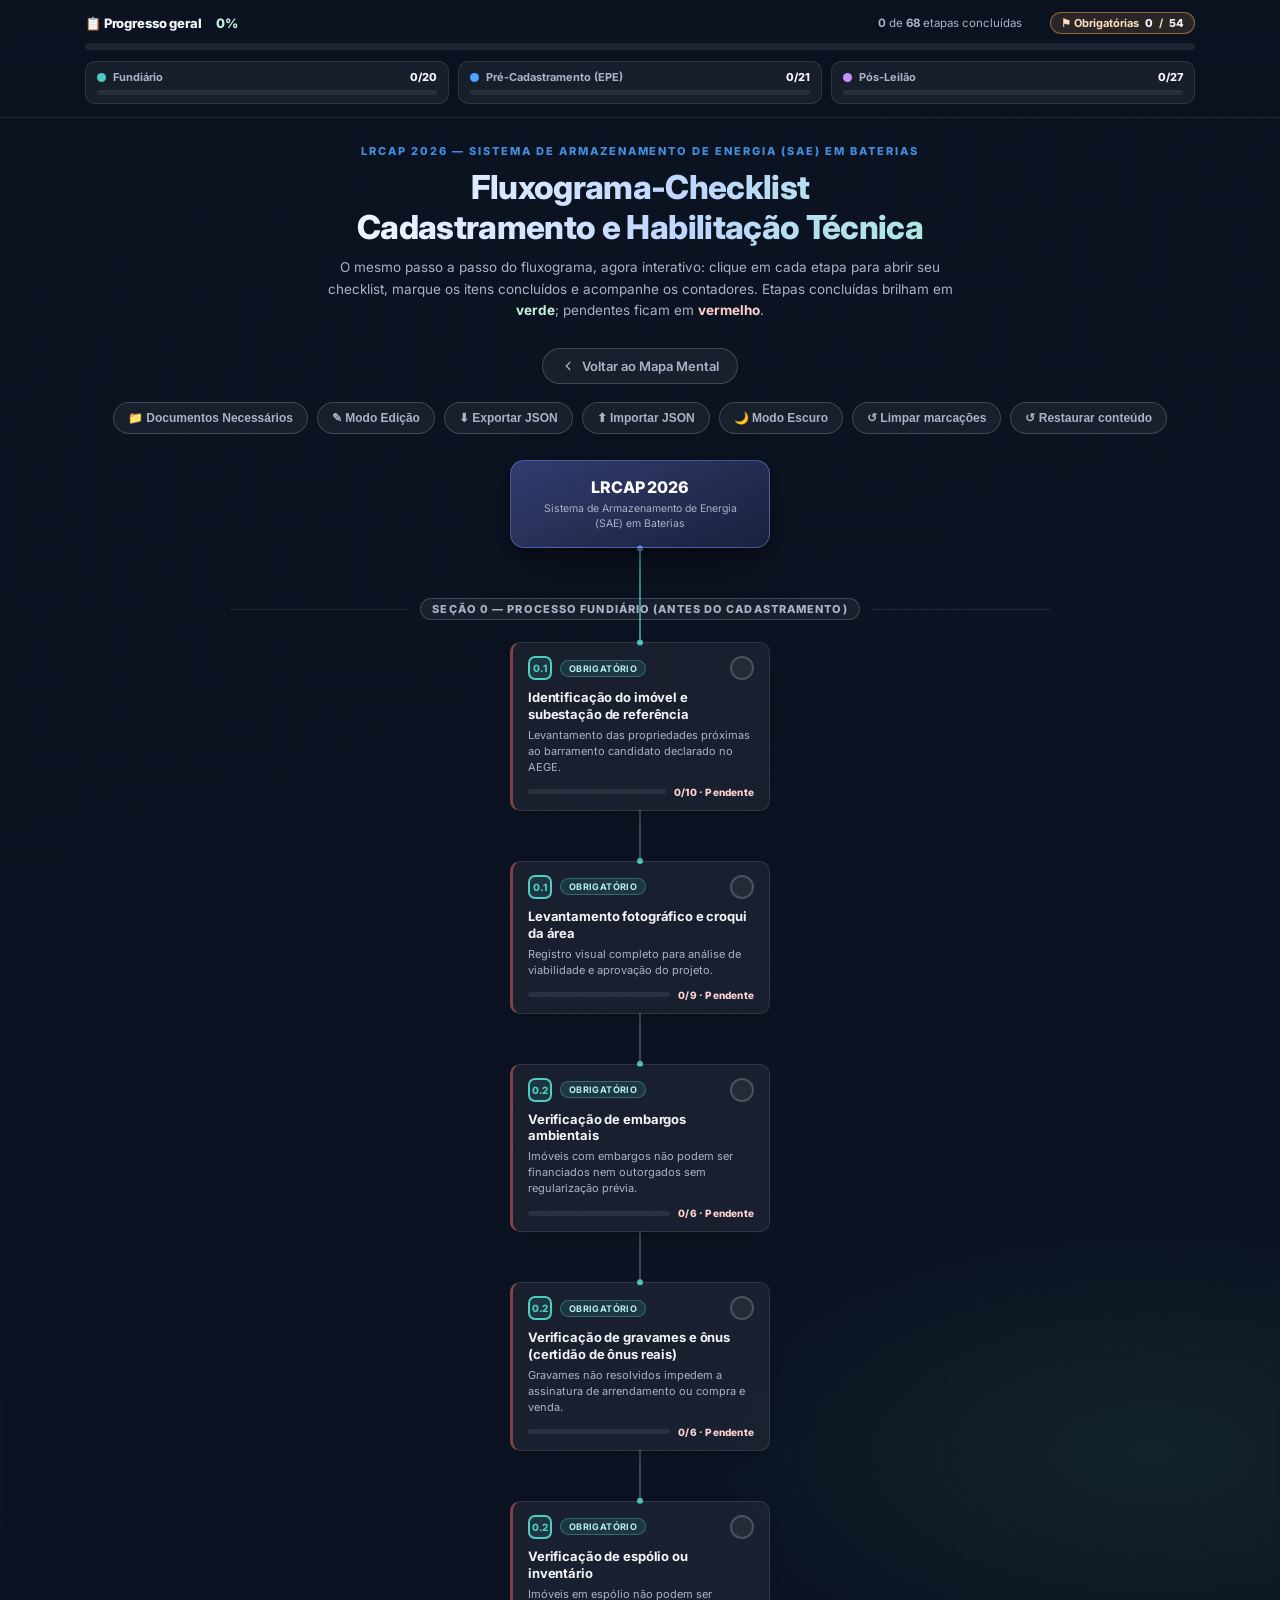
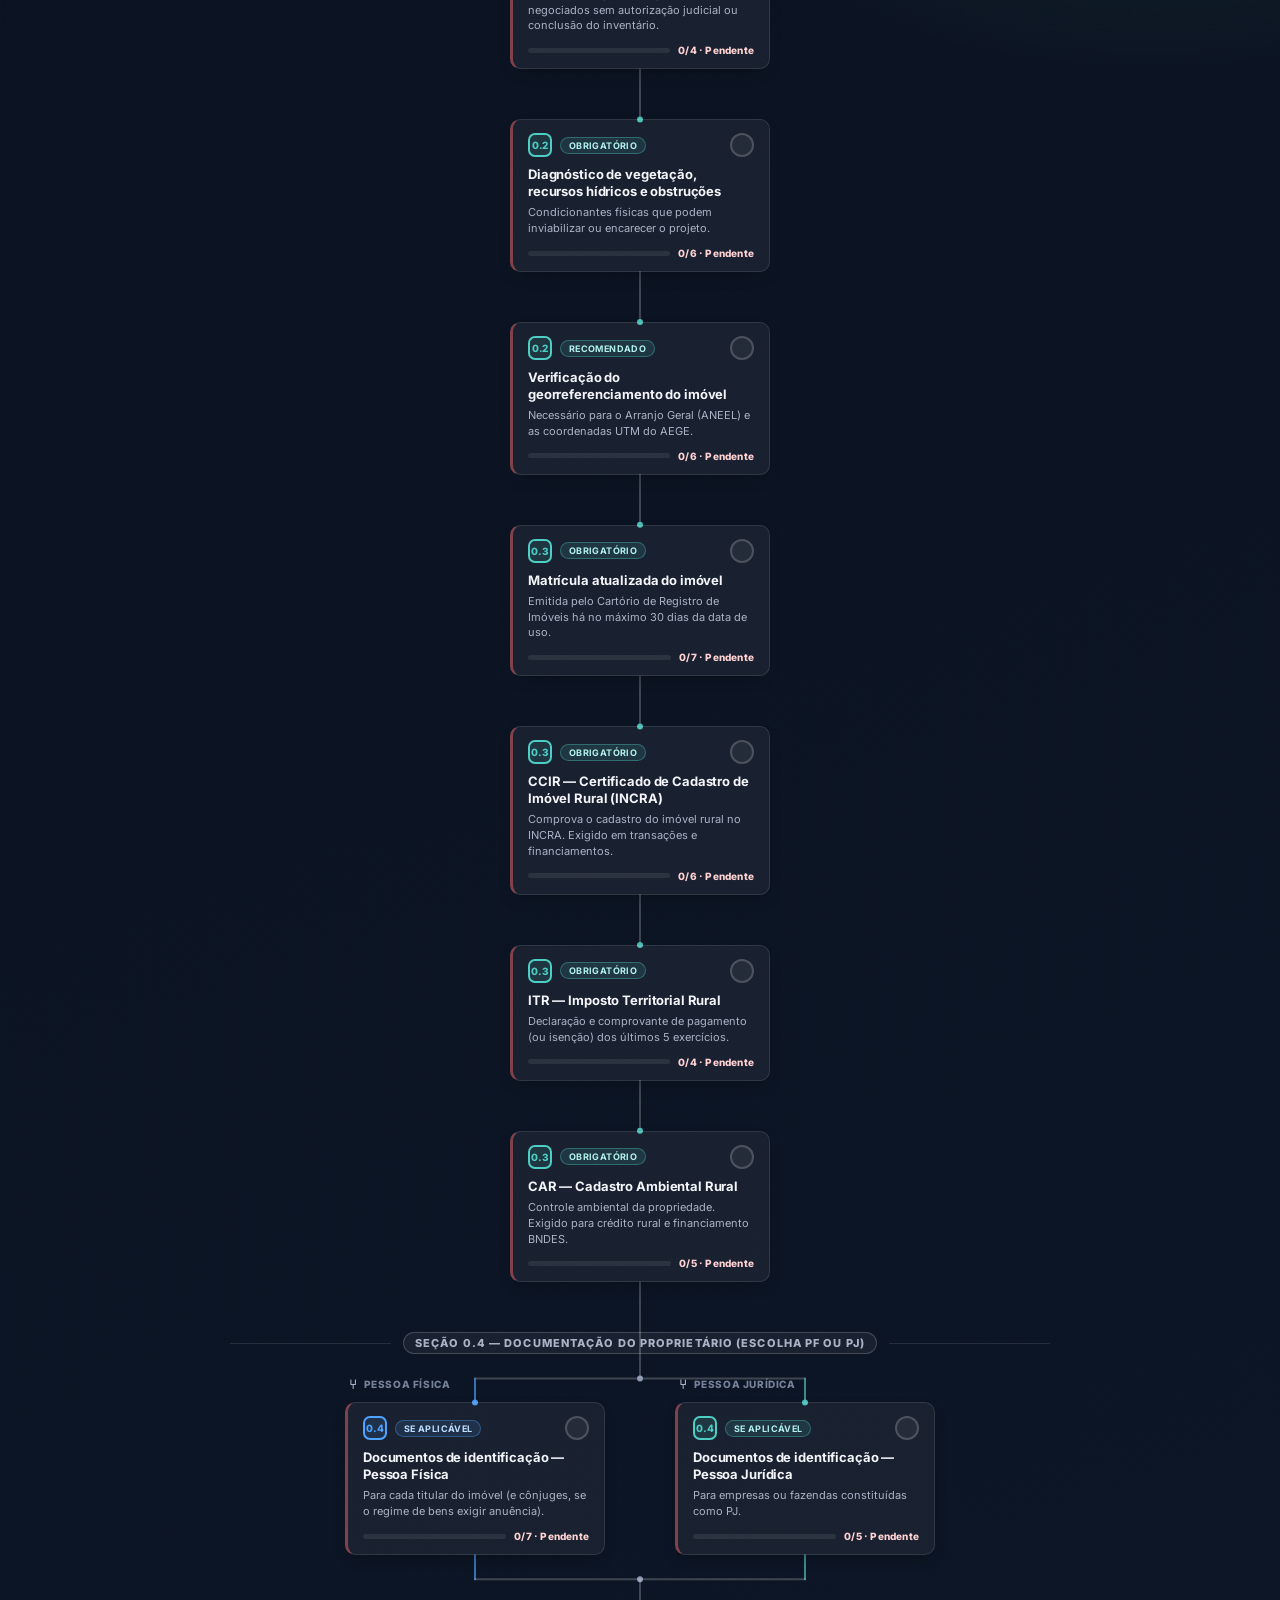
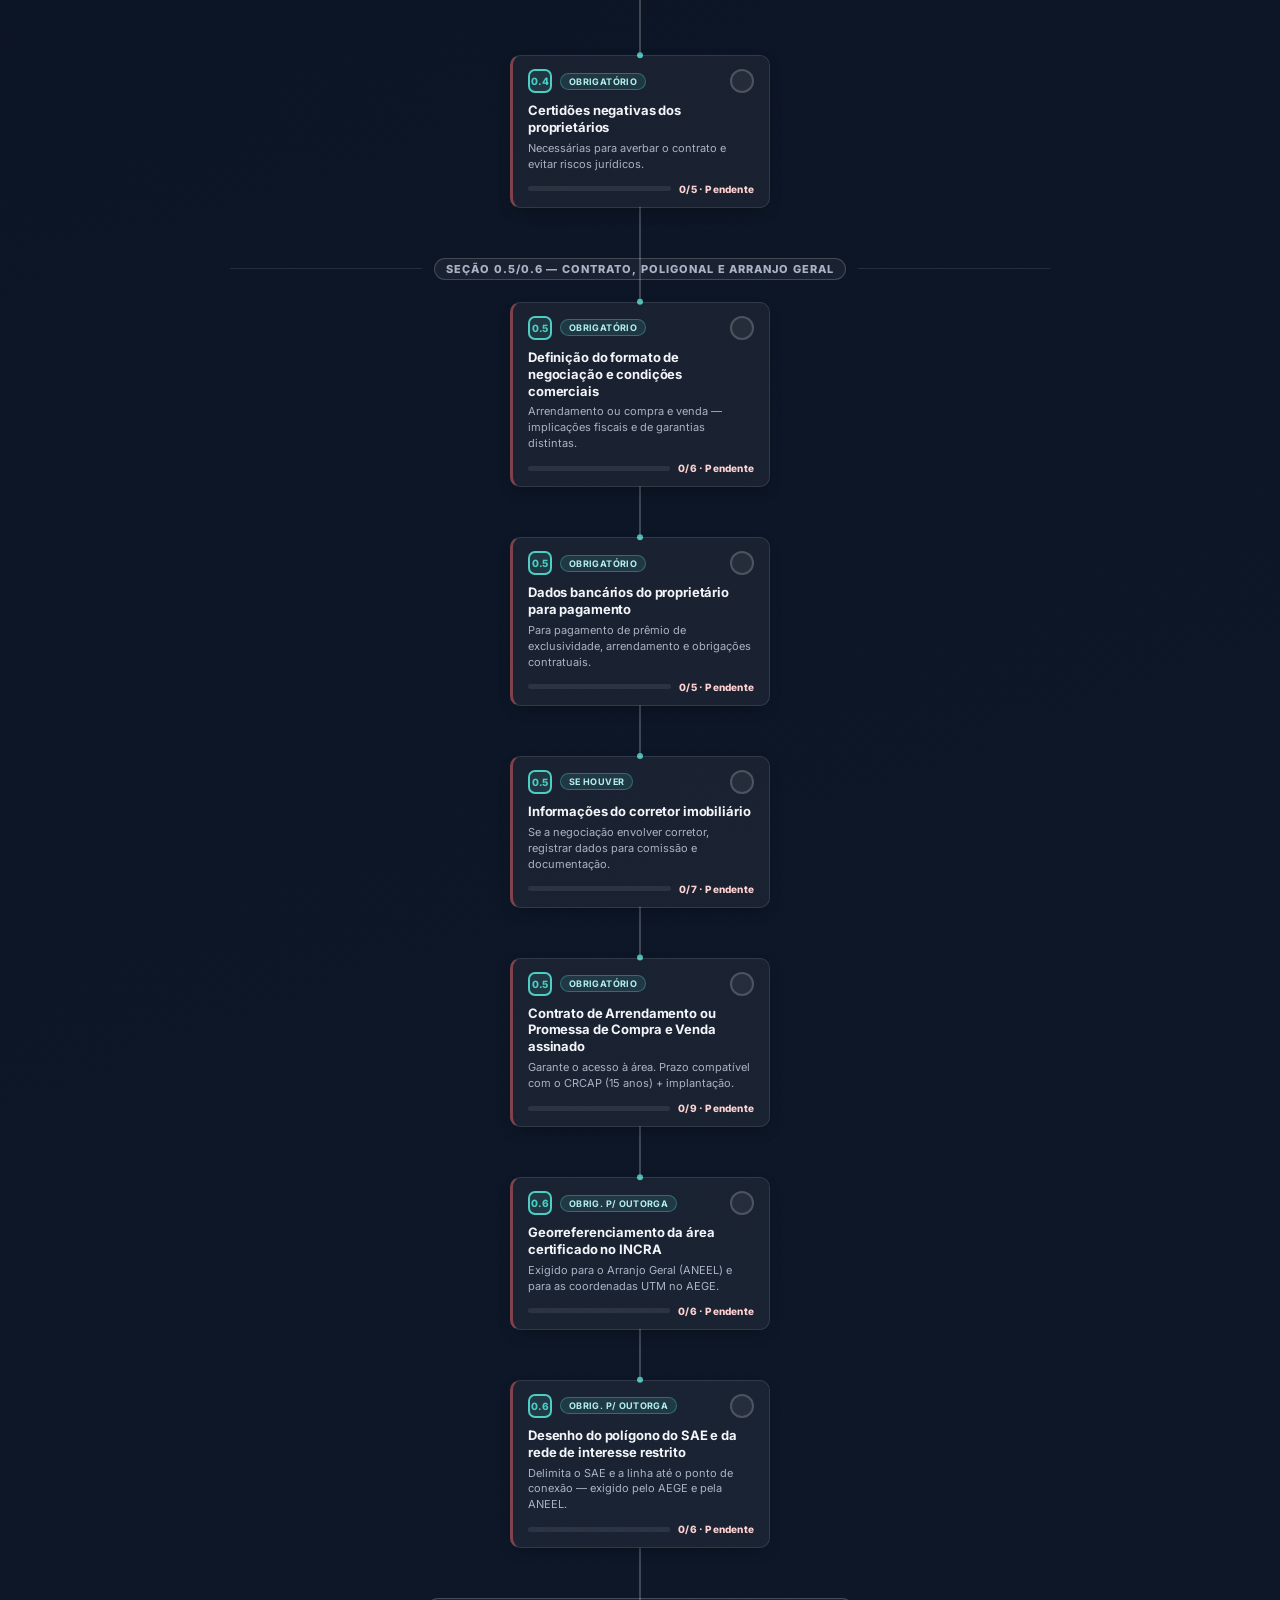
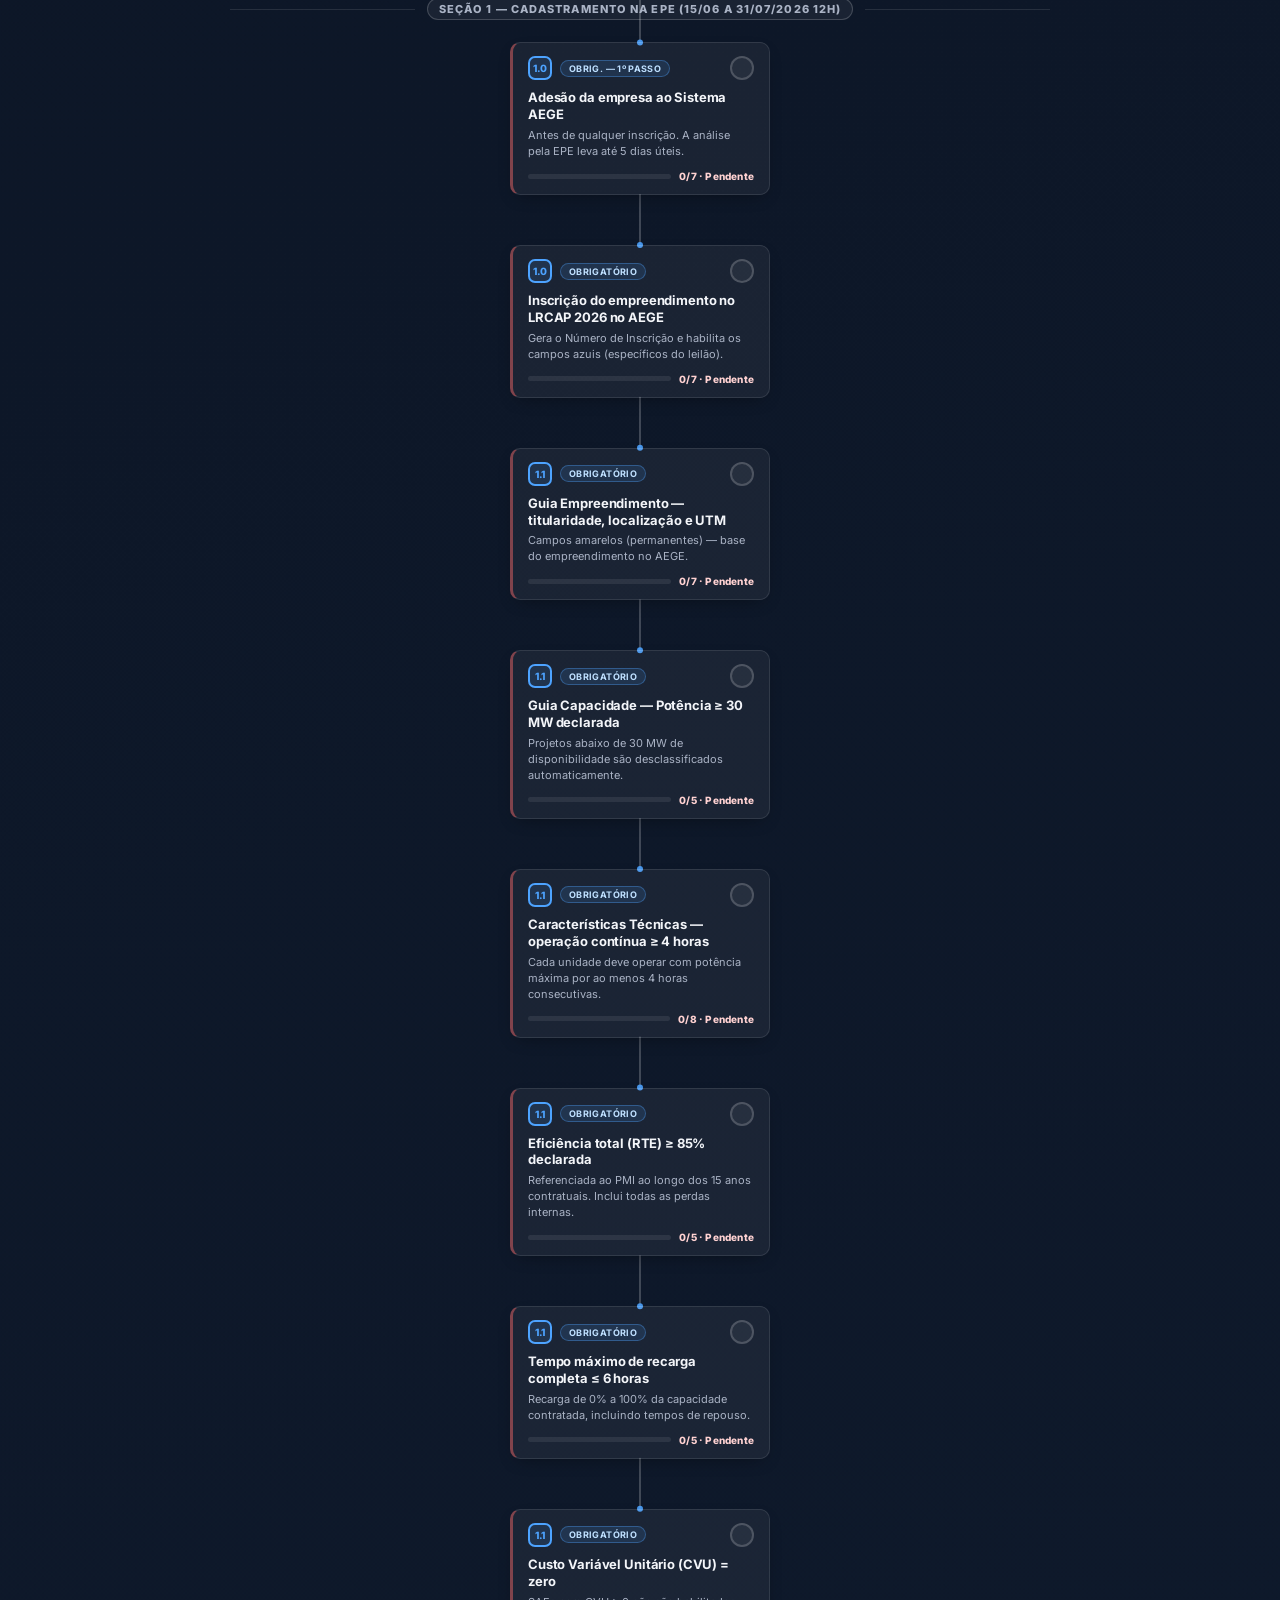
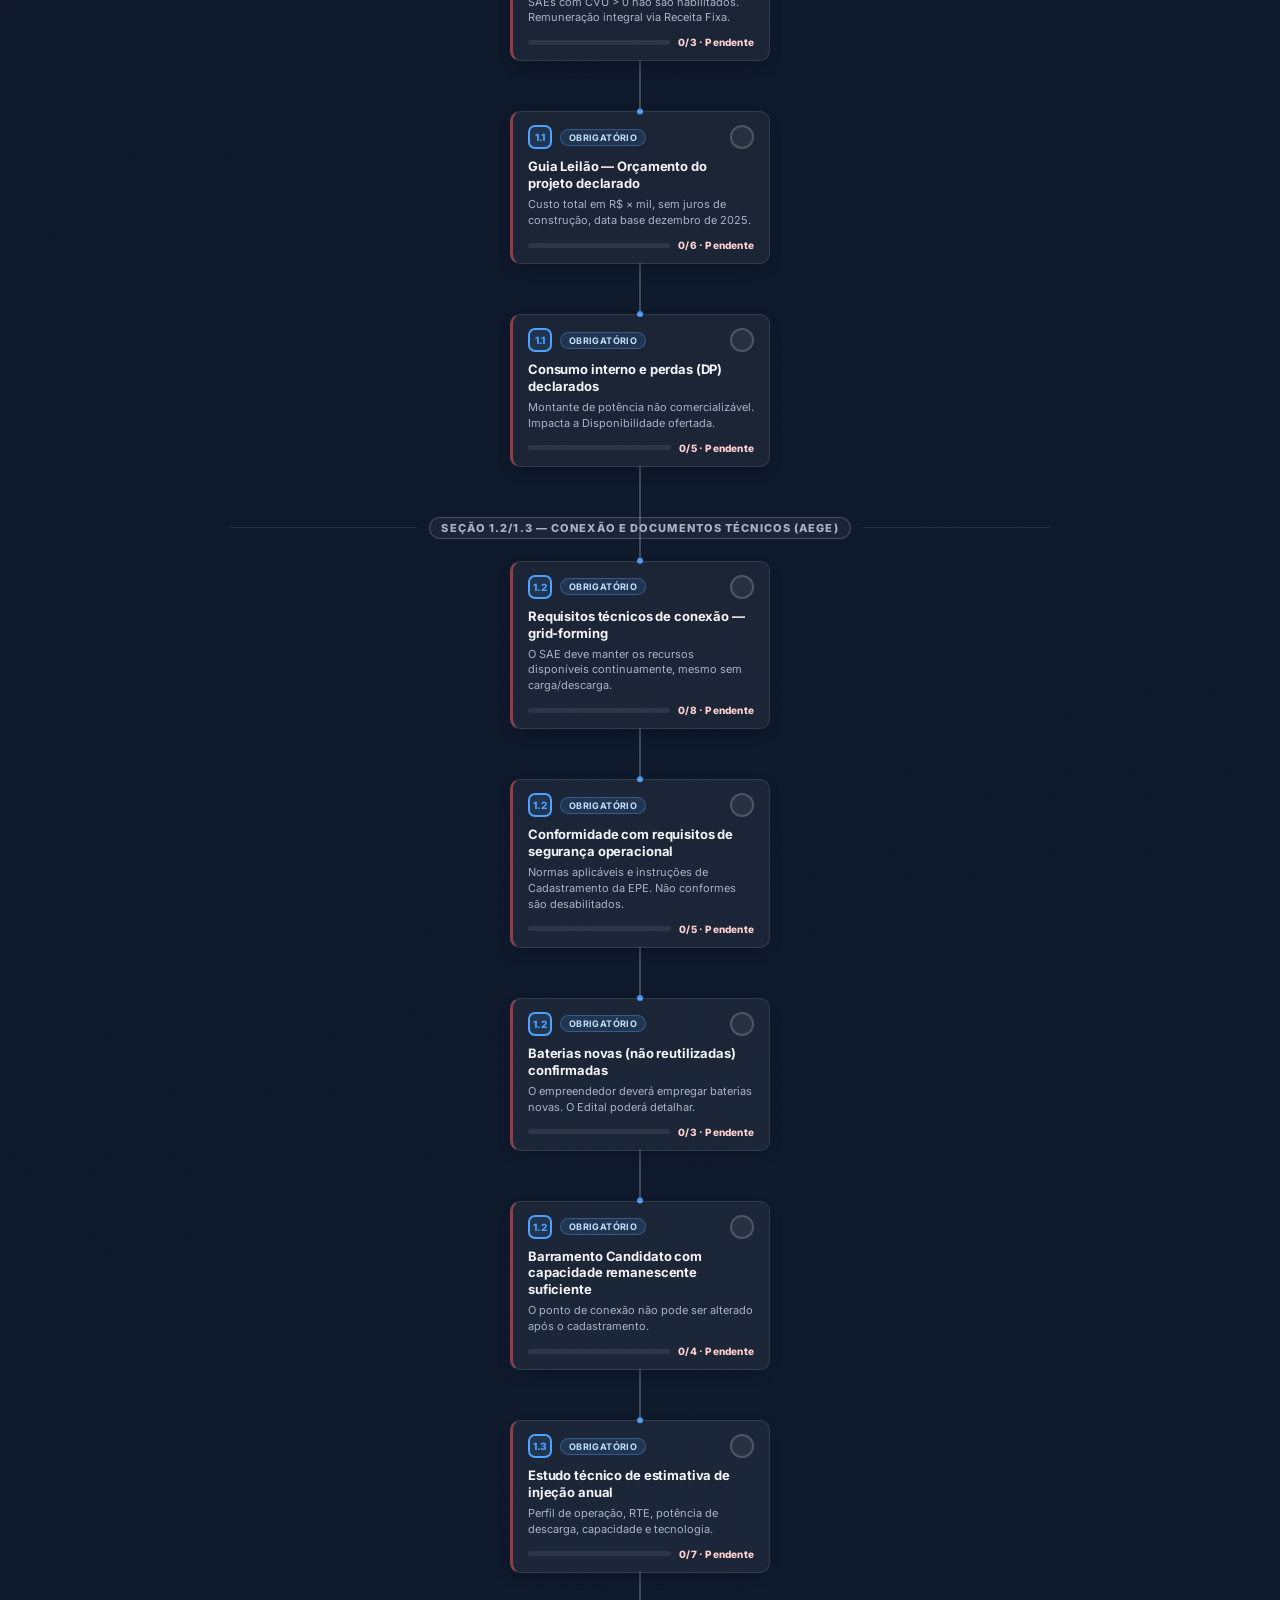
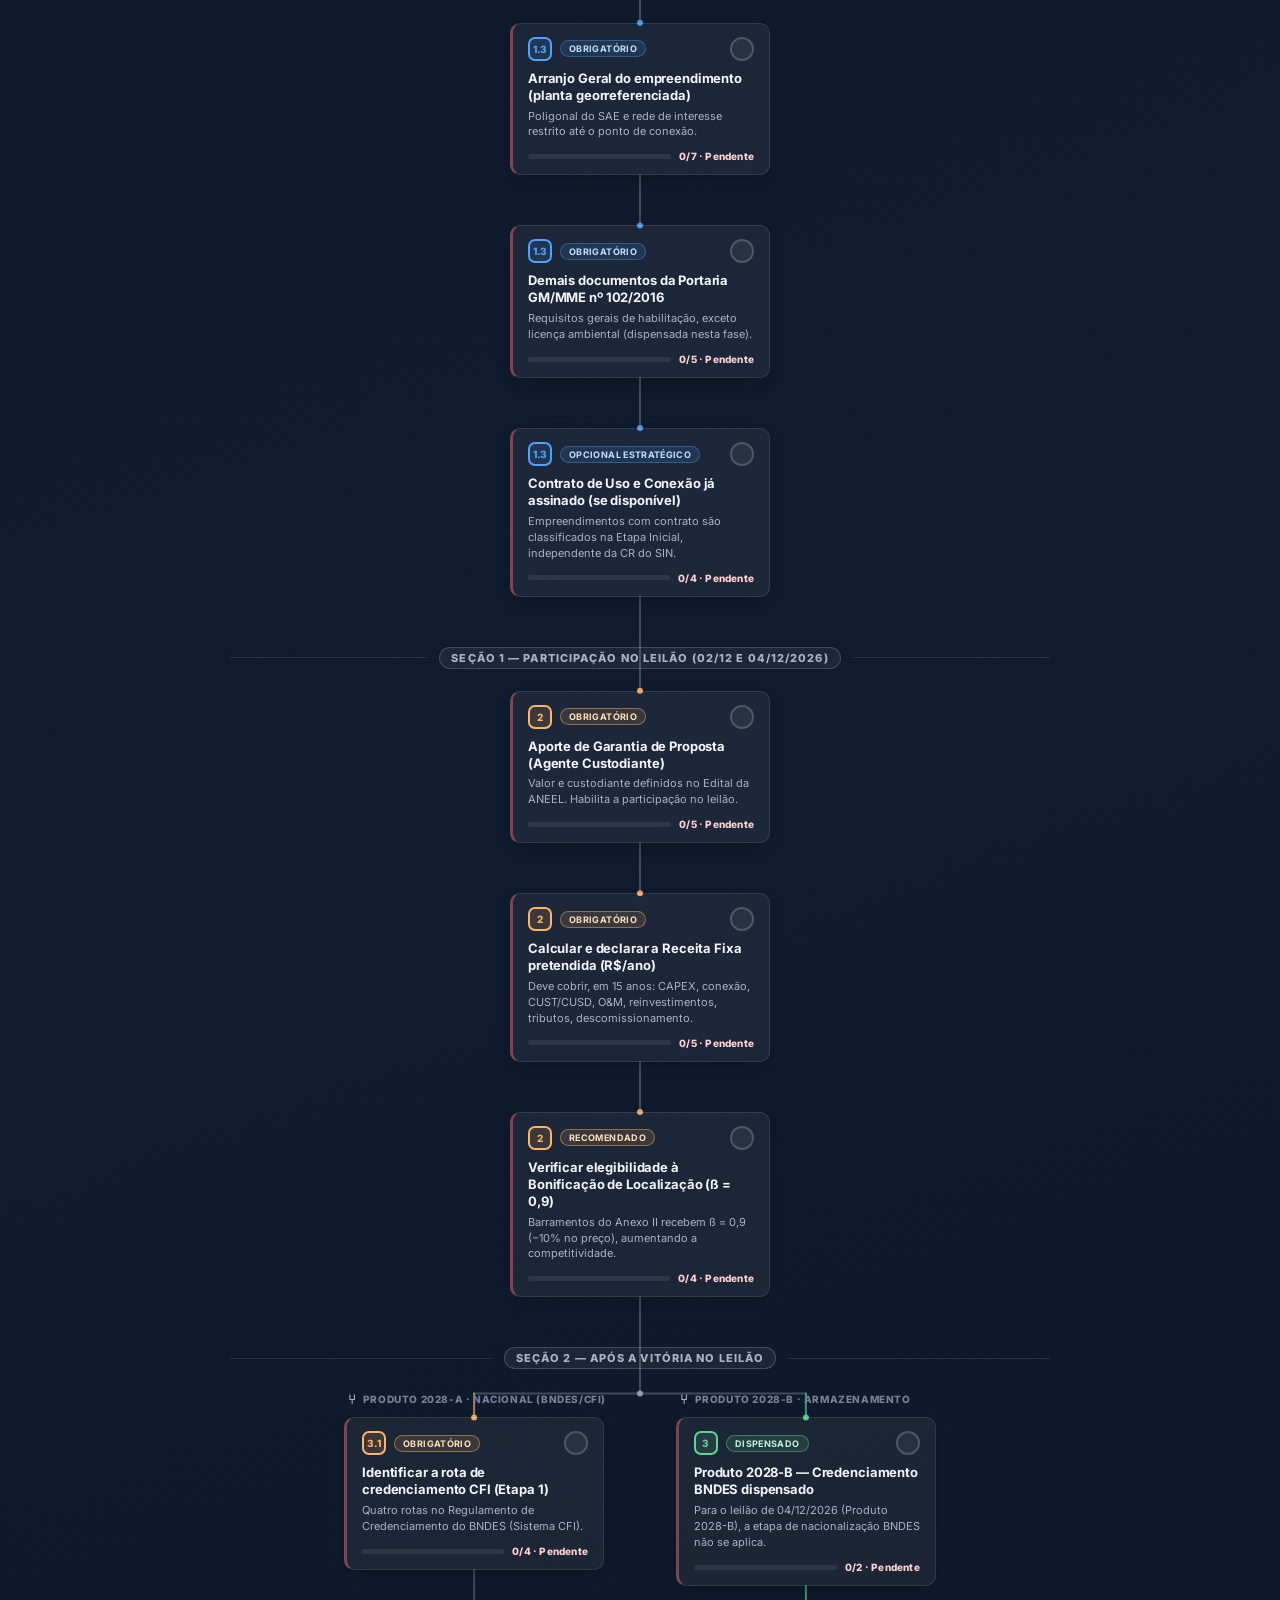
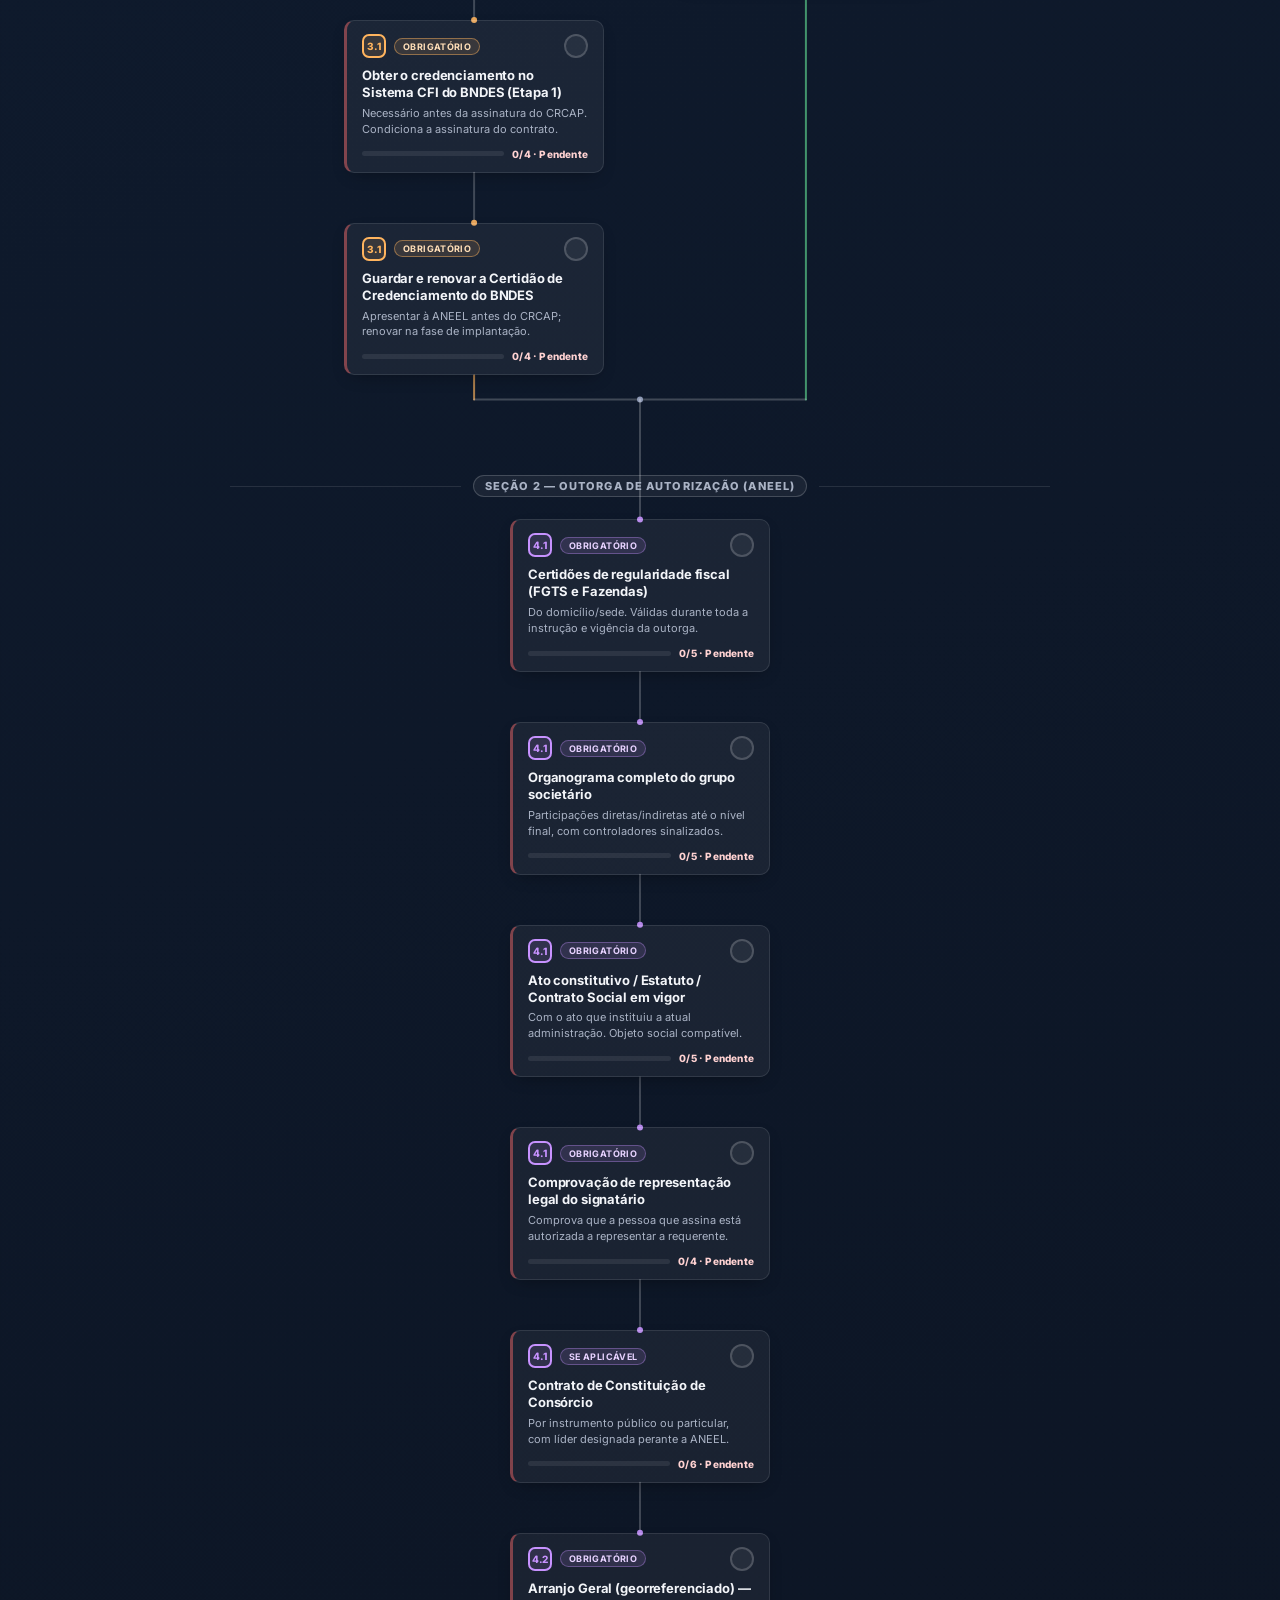
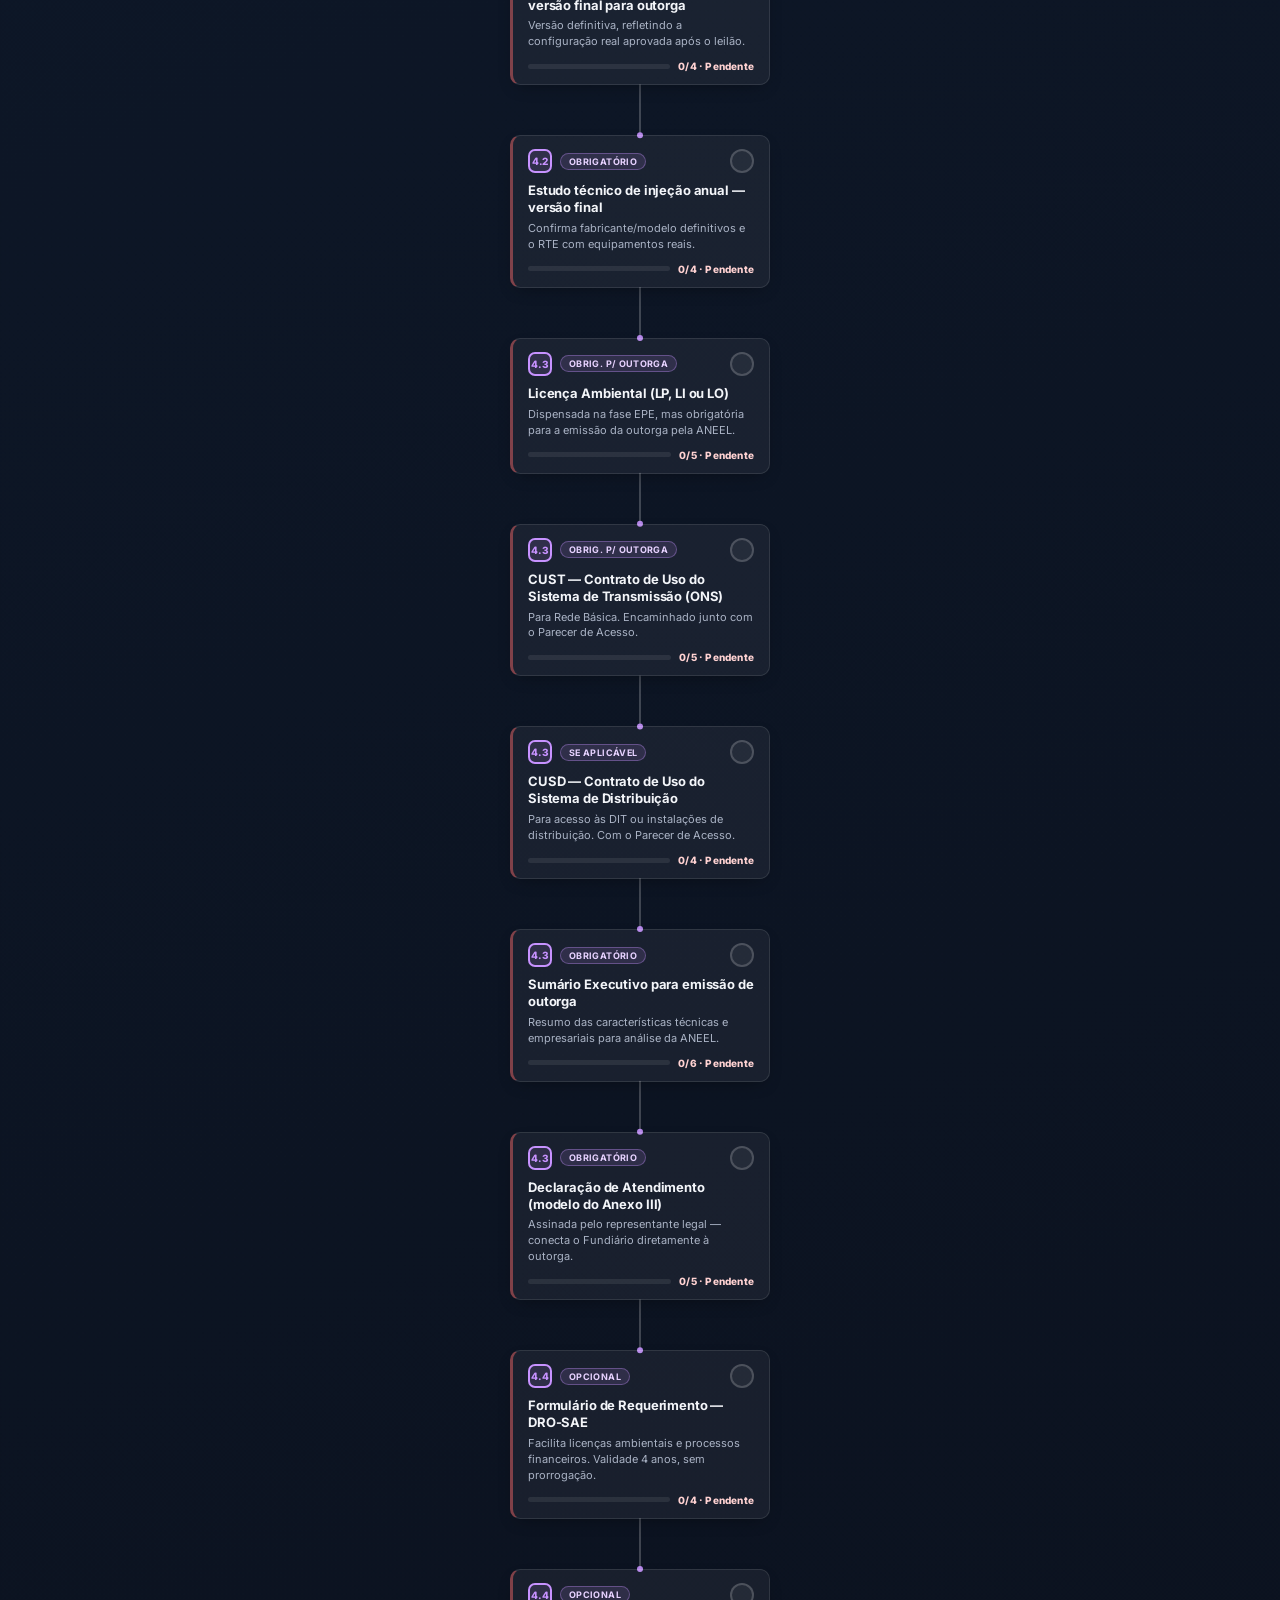
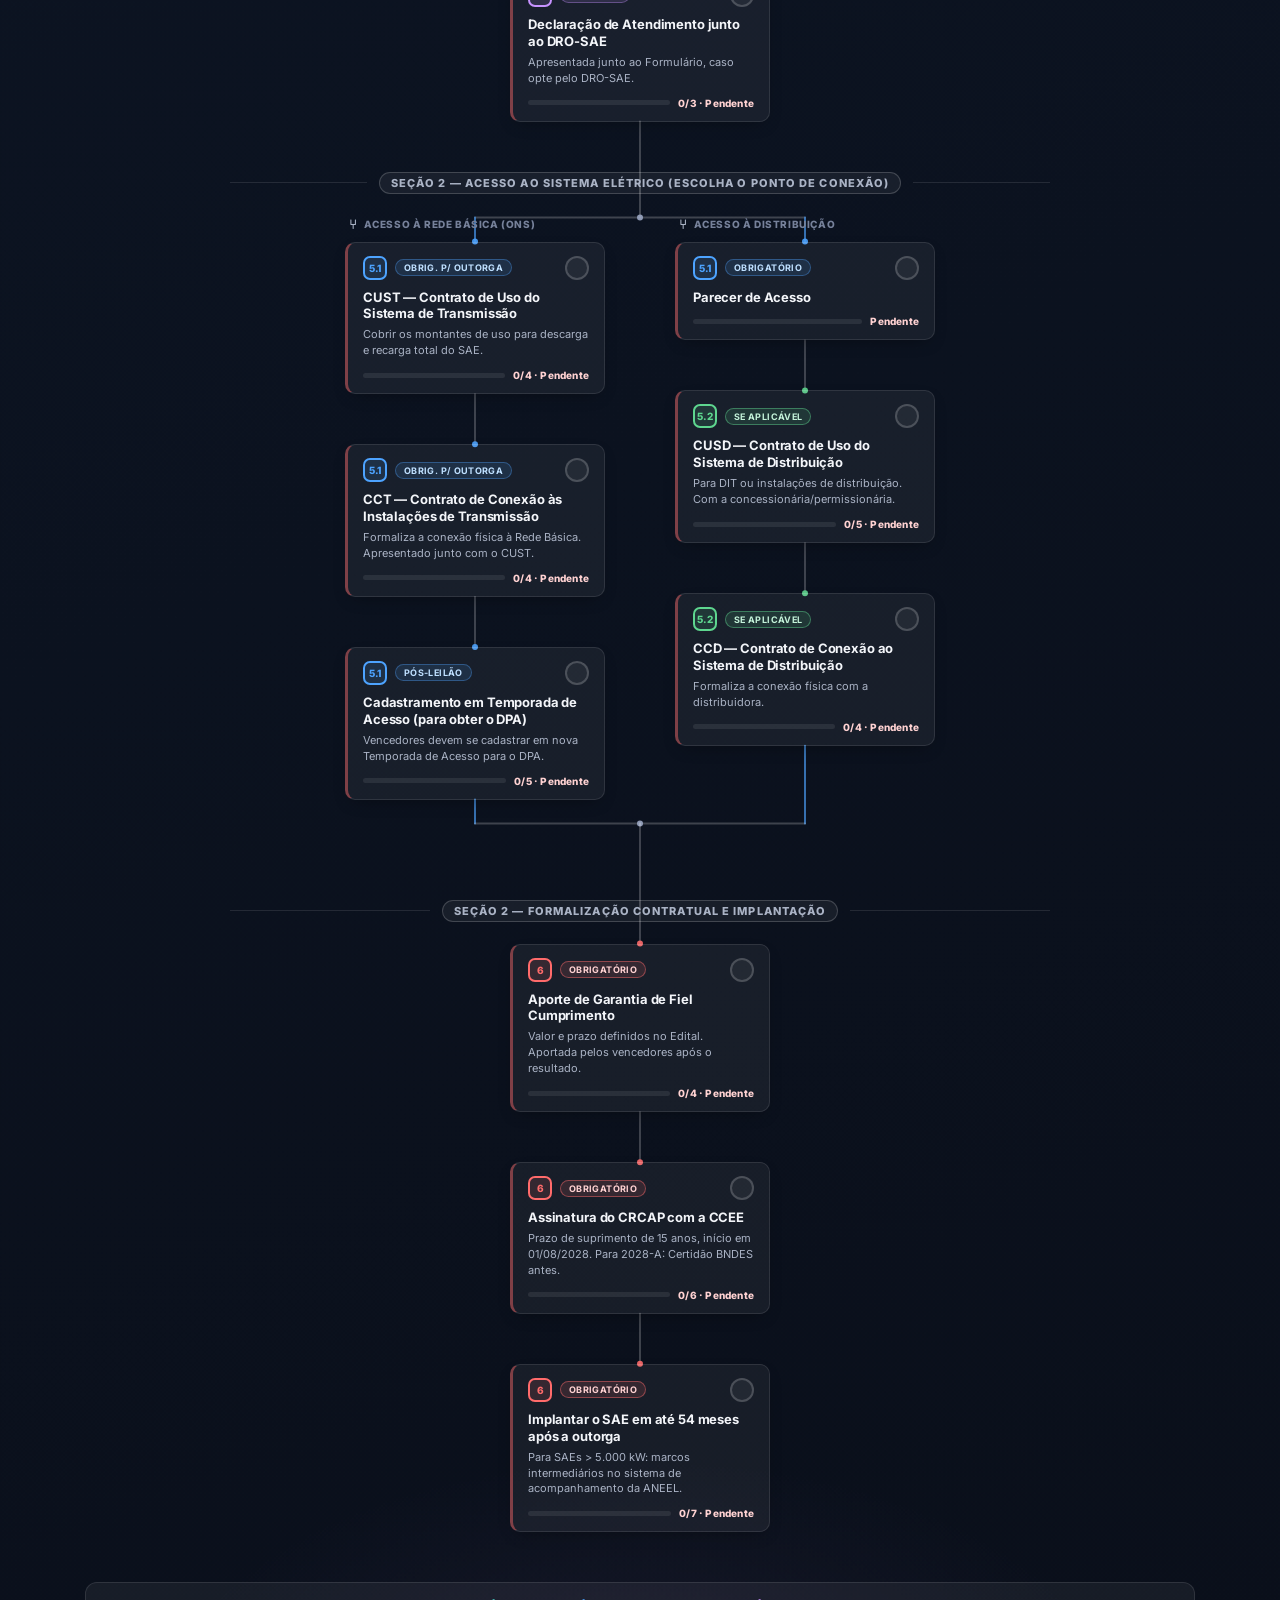
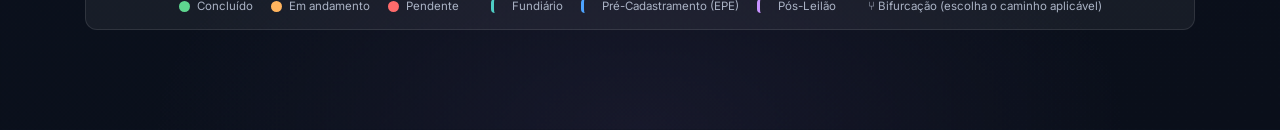
<file: mapamental/checklist_lrcap.html>
<!DOCTYPE html>
<html lang="pt-BR">
<head>
<meta charset="UTF-8">
<meta name="viewport" content="width=device-width, initial-scale=1.0">
<title>LRCAP 2026 — Fluxograma-Checklist | Cadastramento SAE em Baterias</title>
<style>
@import url('https://fonts.googleapis.com/css2?family=Inter:wght@400;500;600;700;800&display=swap');

:root{
  --bg-1:#0b1220; --bg-2:#0f1b2e; --bg-3:#0a0f1a;
  --bg-grid:rgba(255,255,255,.032);
  --surface:rgba(255,255,255,.055);
  --surface-hover:rgba(255,255,255,.09);
  --border:rgba(255,255,255,.10);
  --border-strong:rgba(255,255,255,.18);
  --text-1:#f3f5f9; --text-2:#aab3c5; --text-3:#76819a;
  --shadow-lg:0 24px 60px -20px rgba(0,0,0,.55),0 4px 18px rgba(0,0,0,.35);
  --shadow-sm:0 6px 18px -8px rgba(0,0,0,.45);

  --tint-1:rgba(255,255,255,.05);
  --tint-2:rgba(255,255,255,.08);
  --tint-3:rgba(255,255,255,.12);
  --tint-4:rgba(255,255,255,.25);

  --panel-a:rgba(18,26,46,.98); --panel-b:rgba(10,14,24,.99);

  --c-orange:#ff8c42;  --c-orange-soft:rgba(255,140,66,.13);   --c-orange-border:rgba(255,140,66,.35);  --c-orange-text:#ffd5b0;
  --c-blue:#4da3ff;    --c-blue-soft:rgba(77,163,255,.13);     --c-blue-border:rgba(77,163,255,.35);    --c-blue-text:#bfe0ff;
  --c-green:#5ed68f;   --c-green-soft:rgba(94,214,143,.13);    --c-green-border:rgba(94,214,143,.45);   --c-green-text:#c4f3da;
  --c-amber:#ffb45e;   --c-amber-soft:rgba(255,180,94,.13);    --c-amber-border:rgba(255,180,94,.45);   --c-amber-text:#ffdfb8;
  --c-purple:#c792ff;  --c-purple-soft:rgba(199,146,255,.13);  --c-purple-border:rgba(199,146,255,.35); --c-purple-text:#e7d2ff;
  --c-red:#ff6b6b;     --c-red-soft:rgba(255,107,107,.13);     --c-red-border:rgba(255,107,107,.45);    --c-red-text:#ffd2d2;
  --c-teal:#4ecdc4;    --c-teal-soft:rgba(78,205,196,.13);     --c-teal-border:rgba(78,205,196,.35);    --c-teal-text:#b2f0ec;
  --c-pink:#f78fb3;    --c-pink-soft:rgba(247,143,179,.13);    --c-pink-border:rgba(247,143,179,.35);   --c-pink-text:#fdd5e4;
}

body.light{
  --bg-1:#eef1f8; --bg-2:#e3e8f2; --bg-3:#f7f9fc;
  --bg-grid:rgba(20,30,60,.045);
  --surface:rgba(20,30,60,.045);
  --surface-hover:rgba(20,30,60,.08);
  --border:rgba(20,30,60,.10);
  --border-strong:rgba(20,30,60,.20);
  --text-1:#10172a; --text-2:#4b5468; --text-3:#7c8595;
  --shadow-lg:0 24px 60px -20px rgba(20,30,60,.20),0 4px 18px rgba(20,30,60,.10);
  --shadow-sm:0 6px 18px -8px rgba(20,30,60,.14);

  --tint-1:rgba(15,23,42,.05);
  --tint-2:rgba(15,23,42,.07);
  --tint-3:rgba(15,23,42,.10);
  --tint-4:rgba(15,23,42,.18);

  --panel-a:rgba(255,255,255,.98); --panel-b:rgba(246,248,252,.99);

  --c-orange-text:#9a3412;  --c-blue-text:#1d4ed8;  --c-green-text:#15803d; --c-amber-text:#92400e;
  --c-purple-text:#7e22ce; --c-red-text:#b91c1c; --c-teal-text:#0f766e; --c-pink-text:#be185d;
}

*{box-sizing:border-box;margin:0;padding:0;}
html,body{
  min-height:100%;
  font-family:'Inter',-apple-system,BlinkMacSystemFont,'Segoe UI',Roboto,sans-serif;
  color:var(--text-1);
  background:var(--bg-1);
  transition:background-color .25s ease, color .25s ease;
}
body{
  background-image:
    radial-gradient(1100px 600px at 20% -10%,rgba(77,163,255,.12),transparent 60%),
    radial-gradient(800px 400px at 90% 10%,rgba(94,214,143,.08),transparent 55%),
    radial-gradient(900px 500px at 50% 100%,rgba(199,146,255,.07),transparent 55%),
    linear-gradient(160deg,var(--bg-1),var(--bg-2) 60%,var(--bg-3)),
    linear-gradient(var(--bg-grid) 1px,transparent 1px),
    linear-gradient(90deg,var(--bg-grid) 1px,transparent 1px);
  background-size:auto,auto,auto,auto,44px 44px,44px 44px;
  padding:0 20px 100px;
}
body.light{
  background-image:
    radial-gradient(1100px 600px at 20% -10%,rgba(77,163,255,.10),transparent 60%),
    radial-gradient(800px 400px at 90% 10%,rgba(94,214,143,.07),transparent 55%),
    radial-gradient(900px 500px at 50% 100%,rgba(199,146,255,.06),transparent 55%),
    linear-gradient(160deg,var(--bg-1),var(--bg-2) 60%,var(--bg-3)),
    linear-gradient(var(--bg-grid) 1px,transparent 1px),
    linear-gradient(90deg,var(--bg-grid) 1px,transparent 1px);
}

/* ── Progress sticky header ── */
.progress-wrap{
  position:sticky;top:0;z-index:120;margin:0 -20px 26px;padding:12px 20px 13px;
  background:linear-gradient(180deg,var(--bg-1),rgba(11,18,32,.92));
  backdrop-filter:blur(8px);border-bottom:1px solid var(--border);
}
body.light .progress-wrap{background:linear-gradient(180deg,var(--bg-3),rgba(247,249,252,.92));}
.pw-inner{max-width:1110px;margin:0 auto;}
.pw-top{display:flex;align-items:center;gap:14px;flex-wrap:wrap;margin-bottom:9px;}
.pw-title{font-size:13px;font-weight:800;letter-spacing:-.01em;}
.pw-pct{font-size:13px;font-weight:800;color:var(--c-green-text);}
.pw-count{font-size:11.5px;color:var(--text-2);margin-left:auto;}
.pw-bar{height:7px;background:var(--tint-2);border-radius:99px;overflow:hidden;}
.pw-fill{height:100%;width:0;background:linear-gradient(90deg,var(--c-green),#39c47a);border-radius:99px;transition:width .35s ease;}
.pw-sections{display:flex;gap:9px;flex-wrap:wrap;margin-top:11px;}
.pw-sec{flex:1;min-width:150px;border:1px solid var(--border);border-radius:10px;padding:8px 11px;background:var(--surface);}
.pw-sec-top{display:flex;align-items:center;gap:7px;font-size:11px;font-weight:700;color:var(--text-2);}
.pw-dot{width:9px;height:9px;border-radius:50%;flex-shrink:0;}
.pw-sec-count{margin-left:auto;font-size:11px;font-weight:800;color:var(--text-1);}
.pw-sec-bar{height:5px;background:var(--tint-2);border-radius:99px;overflow:hidden;margin-top:6px;}
.pw-sec-fill{height:100%;width:0;border-radius:99px;transition:width .35s ease;}

/* ── Header ── */
.hdr{max-width:860px;margin:8px auto 26px;text-align:center;}
.hdr-eyebrow{font-size:11px;font-weight:800;letter-spacing:.18em;text-transform:uppercase;color:var(--c-blue);opacity:.85;margin-bottom:10px;}
.hdr h1{font-size:clamp(21px,3.2vw,33px);font-weight:800;letter-spacing:-.02em;
  background:linear-gradient(95deg,#fff 5%,#bfd6ff 55%,#a3f0d0 100%);
  -webkit-background-clip:text;background-clip:text;color:transparent;line-height:1.2;margin-bottom:10px;}
body.light .hdr h1{background-image:linear-gradient(95deg,#0f1b2e 5%,#1d4ed8 55%,#0f766e 100%);}
body.light .hdr-eyebrow{color:var(--c-blue-text);}
.hdr p{font-size:13.5px;color:var(--text-2);max-width:660px;margin:0 auto;line-height:1.6;}

.back-btn{
  display:inline-flex;align-items:center;gap:7px;
  background:var(--surface);border:1px solid var(--border-strong);border-radius:999px;
  padding:9px 18px;font-size:13px;font-weight:600;color:var(--text-2);cursor:pointer;
  text-decoration:none;transition:all .2s ease;
}
.back-btn:hover{background:var(--surface-hover);color:var(--text-1);transform:translateY(-1px);}
.back-btn svg{width:14px;height:14px;}

/* ── Diagram ── */
.diagram{max-width:1110px;margin:0 auto;padding:0 20px;position:relative;}
#diagram-svg{position:absolute;top:0;left:0;width:100%;height:100%;pointer-events:none;z-index:0;overflow:visible;}

.d-root{
  width:260px;margin:0 auto 50px;text-align:center;position:relative;z-index:1;
  background:linear-gradient(155deg, rgba(124,140,255,.35), rgba(124,140,255,.12));
  border:1px solid rgba(124,140,255,.45);border-radius:14px;padding:16px 18px;
  box-shadow:var(--shadow-lg);
}
.d-root b{font-size:16px;font-weight:800;letter-spacing:-.01em;color:#fff;}
.d-root span{display:block;font-size:10.5px;color:var(--text-2);margin-top:5px;line-height:1.4;}
body.light .d-root{background:linear-gradient(155deg,#4f5fd8,#6c7ae8);border-color:#3d4ad0;}
body.light .d-root span{color:rgba(255,255,255,.85);}

.d-row{position:relative;z-index:1;display:flex;align-items:flex-start;justify-content:center;margin:0 0 50px;}
.d-fork-row{position:relative;z-index:1;display:flex;align-items:flex-start;justify-content:center;gap:70px;margin:0 0 50px;}
.d-branch{display:flex;flex-direction:column;align-items:flex-start;}
.d-branch .d-row, .d-branch .d-fork-row, .d-branch .divider{margin-left:0;justify-content:flex-start;}

.d-box{
  width:260px;flex-shrink:0;background:var(--surface);border:1px solid var(--border);
  border-left:3px solid var(--c-red-border);border-radius:10px;
  padding:13px 15px 12px;cursor:pointer;user-select:none;
  transition:transform .18s ease,box-shadow .18s ease,border-color .18s ease,background .18s ease;
  box-shadow:var(--shadow-sm);
}
.d-box:hover{transform:translateY(-2px);box-shadow:var(--shadow-lg);}
.d-box-top{display:flex;align-items:center;gap:8px;}
.d-box-badge{
  width:24px;height:24px;border-radius:7px;display:flex;align-items:center;justify-content:center;
  font-size:10px;font-weight:800;letter-spacing:-.01em;border:2px solid;flex-shrink:0;
}
.d-box-tag{font-size:9px;font-weight:700;padding:2px 8px;border-radius:999px;letter-spacing:.04em;text-transform:uppercase;white-space:nowrap;}
.d-check{
  margin-left:auto;width:24px;height:24px;border-radius:50%;flex-shrink:0;cursor:pointer;
  border:2px solid var(--border-strong);background:var(--tint-1);color:transparent;
  display:flex;align-items:center;justify-content:center;font-size:13px;font-weight:800;line-height:1;
  transition:all .15s ease;
}
.d-check:hover{border-color:var(--c-green-border);}
.d-check.on{background:var(--c-green);border-color:var(--c-green);color:#04220f;}
.d-check.half{border-color:var(--c-amber-border);color:var(--c-amber);background:var(--c-amber-soft);}
.d-box-label{font-size:13px;font-weight:700;letter-spacing:-.01em;line-height:1.3;margin-top:9px;}
.d-box-sub{font-size:11px;color:var(--text-2);margin-top:5px;line-height:1.45;}
.d-box-status{display:flex;align-items:center;gap:8px;margin-top:10px;}
.mini-bar{flex:1;height:5px;background:var(--tint-2);border-radius:99px;overflow:hidden;}
.mini-fill{height:100%;width:0;border-radius:99px;background:var(--c-amber);transition:width .3s ease;}
.status-txt{font-size:10px;font-weight:800;letter-spacing:.02em;white-space:nowrap;color:var(--c-red-text);}

/* status: pending(red) / partial(amber) / done(green) */
.d-box.pending{border-left-color:var(--c-red-border);}
.d-box.pending .status-txt{color:var(--c-red-text);}
.d-box.partial{border-left-color:var(--c-amber-border);}
.d-box.partial .mini-fill{background:var(--c-amber);}
.d-box.partial .status-txt{color:var(--c-amber-text);}
.d-box.done{
  border-color:var(--c-green-border);border-left-color:var(--c-green-border);
  background:var(--c-green-soft);
  box-shadow:0 0 0 1px var(--c-green-border),0 10px 30px -10px rgba(94,214,143,.45);
}
.d-box.done .mini-fill{background:var(--c-green);}
.d-box.done .status-txt{color:var(--c-green-text);}
.d-box.done .d-box-label{color:var(--c-green-text);}

/* color variants — badge + tag accents per fase color */
.d-box[data-color="orange"] .d-box-badge{background:var(--c-orange-soft);border-color:var(--c-orange);color:var(--c-orange);}
.d-box[data-color="orange"] .d-box-tag{background:var(--c-orange-soft);border:1px solid var(--c-orange-border);color:var(--c-orange-text);}
.d-box[data-color="blue"] .d-box-badge{background:var(--c-blue-soft);border-color:var(--c-blue);color:var(--c-blue);}
.d-box[data-color="blue"] .d-box-tag{background:var(--c-blue-soft);border:1px solid var(--c-blue-border);color:var(--c-blue-text);}
.d-box[data-color="green"] .d-box-badge{background:var(--c-green-soft);border-color:var(--c-green);color:var(--c-green);}
.d-box[data-color="green"] .d-box-tag{background:var(--c-green-soft);border:1px solid var(--c-green-border);color:var(--c-green-text);}
.d-box[data-color="amber"] .d-box-badge{background:var(--c-amber-soft);border-color:var(--c-amber);color:var(--c-amber);}
.d-box[data-color="amber"] .d-box-tag{background:var(--c-amber-soft);border:1px solid var(--c-amber-border);color:var(--c-amber-text);}
.d-box[data-color="purple"] .d-box-badge{background:var(--c-purple-soft);border-color:var(--c-purple);color:var(--c-purple);}
.d-box[data-color="purple"] .d-box-tag{background:var(--c-purple-soft);border:1px solid var(--c-purple-border);color:var(--c-purple-text);}
.d-box[data-color="teal"] .d-box-badge{background:var(--c-teal-soft);border-color:var(--c-teal);color:var(--c-teal);}
.d-box[data-color="teal"] .d-box-tag{background:var(--c-teal-soft);border:1px solid var(--c-teal-border);color:var(--c-teal-text);}
.d-box[data-color="red"] .d-box-badge{background:var(--c-red-soft);border-color:var(--c-red);color:var(--c-red);}
.d-box[data-color="red"] .d-box-tag{background:var(--c-red-soft);border:1px solid var(--c-red-border);color:var(--c-red-text);}
.d-box[data-color="pink"] .d-box-badge{background:var(--c-pink-soft);border-color:var(--c-pink);color:var(--c-pink);}
.d-box[data-color="pink"] .d-box-tag{background:var(--c-pink-soft);border:1px solid var(--c-pink-border);color:var(--c-pink-text);}

/* ── Section divider ── */
.divider{
  margin:8px auto 22px;display:flex;align-items:center;gap:12px;max-width:820px;justify-content:center;
  font-size:11px;font-weight:800;letter-spacing:.10em;text-transform:uppercase;color:var(--text-2);position:relative;z-index:1;
}
.divider .dv-pill{padding:3px 11px;border-radius:999px;border:1px solid var(--border-strong);background:var(--surface);white-space:nowrap;text-align:center;}
.divider::before,.divider::after{content:'';flex:1;height:1px;background:var(--border);}

/* fork branch caption */
.branch-cap{
  font-size:10px;font-weight:800;letter-spacing:.06em;text-transform:uppercase;color:var(--text-3);
  margin:0 0 10px 4px;display:flex;align-items:center;gap:6px;position:relative;z-index:1;
}
.branch-cap::before{content:'⑂';font-size:13px;color:var(--text-2);}

/* Só força rolagem horizontal quando o viewport é estreito demais para a
   bifurcação mais larga (~620px). Acima disso, o tronco se centraliza sozinho. */
@media(max-width:660px){
  .diagram{overflow-x:auto;padding-bottom:8px;}
  .diagram-inner{width:620px;}
  #diagram-svg{width:620px;}
}

/* ── Detail / checklist panel ── */
#modal-overlay{position:fixed;inset:0;z-index:200;display:none;align-items:center;justify-content:flex-end;background:transparent;}
#modal-overlay.active{display:flex;}
.modal-panel{
  width:min(560px,96vw);height:100vh;overflow-y:auto;
  background:linear-gradient(175deg,var(--panel-a),var(--panel-b));
  border-left:1px solid var(--border-strong);padding:26px 26px 48px;
  animation:slideIn .25s cubic-bezier(.2,.8,.2,1) both;display:flex;flex-direction:column;
}
@keyframes slideIn{from{opacity:0;transform:translateX(40px);}to{opacity:1;transform:translateX(0);}}
.modal-panel::-webkit-scrollbar{width:6px;}
.modal-panel::-webkit-scrollbar-thumb{background:var(--border-strong);border-radius:6px;}
.modal-close{
  display:flex;align-items:center;justify-content:center;width:32px;height:32px;border-radius:10px;
  border:1px solid var(--border-strong);background:var(--surface);color:var(--text-2);cursor:pointer;
  transition:all .15s ease;margin-left:auto;margin-bottom:16px;flex-shrink:0;
}
.modal-close:hover{background:var(--surface-hover);color:var(--text-1);transform:rotate(90deg);}
.modal-close svg{width:16px;height:16px;}
.modal-tag{display:inline-flex;align-items:center;gap:6px;font-size:10px;font-weight:800;letter-spacing:.08em;text-transform:uppercase;padding:4px 11px;border-radius:8px;margin-bottom:10px;align-self:flex-start;}
.modal-title{font-size:19px;font-weight:800;letter-spacing:-.01em;line-height:1.3;margin-bottom:6px;}
.modal-subtitle{font-size:12.5px;color:var(--text-2);line-height:1.6;margin-bottom:16px;}

.panel-actions{display:flex;align-items:center;gap:12px;margin-bottom:14px;flex-wrap:wrap;}
.mark-all-btn{
  display:inline-flex;align-items:center;gap:7px;background:var(--tint-2);border:1px solid var(--border-strong);
  border-radius:9px;padding:8px 14px;font-size:12.5px;font-weight:700;color:var(--text-1);cursor:pointer;
  transition:all .15s ease;font-family:inherit;
}
.mark-all-btn:hover{background:var(--c-green-soft);border-color:var(--c-green-border);color:var(--c-green-text);}
.mark-all-btn.is-done{background:var(--c-green-soft);border-color:var(--c-green-border);color:var(--c-green-text);}
.panel-prog{font-size:11.5px;font-weight:800;color:var(--text-2);margin-left:auto;}

.check-list{display:flex;flex-direction:column;gap:7px;margin-bottom:18px;}
.check-row{
  display:flex;align-items:flex-start;gap:11px;padding:11px 13px;border-radius:11px;
  background:var(--surface);border:1px solid var(--border);cursor:pointer;transition:all .15s ease;
}
.check-row:hover{background:var(--surface-hover);border-color:var(--border-strong);}
.cr-box{
  width:20px;height:20px;border-radius:6px;flex-shrink:0;margin-top:1px;
  border:2px solid var(--border-strong);background:var(--tint-1);color:transparent;
  display:flex;align-items:center;justify-content:center;font-size:12px;font-weight:800;line-height:1;transition:all .15s ease;
}
.check-row.done .cr-box{background:var(--c-green);border-color:var(--c-green);color:#04220f;}
.cr-text{font-size:12.5px;color:var(--text-1);line-height:1.5;}
.check-row.done .cr-text{color:var(--text-2);text-decoration:line-through;text-decoration-color:var(--c-green-border);}
.cr-text strong{font-weight:700;color:#fff;}
body.light .cr-text strong{color:var(--text-1);}

.modal-note{
  background:rgba(255,180,94,.09);border:1px solid rgba(255,180,94,.22);border-radius:12px;
  padding:12px 14px;font-size:12px;color:var(--c-amber);line-height:1.55;margin-bottom:12px;
}
body.light .modal-note{color:var(--c-amber-text);}
.modal-fonte{
  display:flex;gap:8px;align-items:flex-start;background:var(--c-blue-soft);border:1px solid var(--c-blue-border);
  border-radius:10px;padding:10px 12px;font-size:11.5px;color:var(--c-blue-text);line-height:1.5;
}
.modal-fonte b{font-weight:800;}

/* ── Toolbar ── */
.toolbar-fixed{display:flex;flex-wrap:wrap;gap:9px;justify-content:center;max-width:1110px;margin:0 auto 26px;padding:0 20px;}
.tb-btn{
  display:inline-flex;align-items:center;gap:6px;background:var(--surface);border:1px solid var(--border-strong);
  border-radius:999px;padding:8px 14px;font-size:12px;font-weight:700;color:var(--text-2);cursor:pointer;
  transition:all .15s ease;white-space:nowrap;backdrop-filter:blur(6px);
}
.tb-btn:hover{background:var(--surface-hover);color:var(--text-1);transform:translateY(-1px);}
.tb-btn.danger:hover{background:rgba(255,107,107,.15);border-color:var(--c-red-border);color:var(--c-red-text);}

/* ── Legend ── */
.legend{max-width:1110px;margin:30px auto 0;display:flex;flex-wrap:wrap;gap:14px 18px;justify-content:center;padding:16px 18px;
  border:1px solid var(--border);border-radius:12px;background:var(--surface);}
.leg{display:flex;align-items:center;gap:7px;font-size:11.5px;color:var(--text-2);}
.leg-dot{width:11px;height:11px;border-radius:50%;}
.leg-sw{width:14px;height:14px;border-radius:4px;border-left:3px solid;}

/* ── Obrigatórias counter (header) ── */
.pw-oblig{
  display:inline-flex;align-items:center;gap:6px;margin-left:14px;font-size:11px;font-weight:700;
  color:var(--c-amber-text);background:var(--c-amber-soft);border:1px solid var(--c-amber-border);
  border-radius:999px;padding:3px 10px;white-space:nowrap;
}
.pw-oblig b{font-weight:800;color:var(--text-1);}

/* ── Fonte (referência clicável) no painel ── */
.fonte-btn{
  display:flex;gap:8px;align-items:flex-start;width:100%;text-align:left;cursor:pointer;
  background:var(--c-blue-soft);border:1px solid var(--c-blue-border);border-radius:10px;
  padding:10px 12px;font-size:11.5px;color:var(--c-blue-text);line-height:1.5;font-family:inherit;
  transition:all .15s ease;
}
.fonte-btn:hover{background:rgba(77,163,255,.2);border-color:var(--c-blue);transform:translateY(-1px);}
.fonte-btn .fb-ic{flex-shrink:0;}
.fonte-btn .fb-arrow{margin-left:auto;flex-shrink:0;opacity:.7;font-weight:800;}

/* ── Sidebar de Referências Regulatórias (sobre o painel) ── */
.refbar-overlay{position:fixed;inset:0;background:rgba(0,0,0,.4);z-index:300;display:none;}
.refbar-overlay.open{display:block;}
.refbar{
  position:fixed;top:0;right:-540px;width:480px;max-width:96vw;height:100%;z-index:310;
  background:linear-gradient(175deg,var(--panel-a),var(--panel-b));border-left:1px solid var(--border-strong);
  box-shadow:-4px 0 28px rgba(0,0,0,.4);transition:right .3s cubic-bezier(.4,0,.2,1);
  display:flex;flex-direction:column;overflow:hidden;
}
.refbar.open{right:0;}
.refbar-header{
  display:flex;align-items:center;justify-content:space-between;gap:.6rem;padding:14px 18px;flex-shrink:0;
  background:linear-gradient(135deg,#1e3a5f 0%,#1d4ed8 100%);
}
.refbar-header.is-ren{background:linear-gradient(135deg,#3b0764 0%,#7c3aed 100%);}
.refbar-title{font-size:14px;font-weight:800;color:#fff;flex:1;}
.refbar-close{background:rgba(255,255,255,.18);border:1px solid rgba(255,255,255,.3);color:#fff;cursor:pointer;
  font-size:13px;font-weight:700;padding:.35rem .7rem;border-radius:7px;white-space:nowrap;}
.refbar-close:hover{background:rgba(255,255,255,.3);}
.refbar-body{overflow-y:auto;flex:1;padding:16px 16px 30px;}
.refbar-body::-webkit-scrollbar{width:6px;}
.refbar-body::-webkit-scrollbar-thumb{background:var(--border-strong);border-radius:6px;}
.ref-block{margin-bottom:14px;border:1px solid var(--border);border-radius:10px;overflow:hidden;background:var(--surface);}
.ref-head{display:flex;align-items:flex-start;gap:.5rem;padding:11px 13px;background:var(--c-blue-soft);border-bottom:1px solid var(--c-blue-border);}
.ref-head.ren{background:var(--c-purple-soft);border-color:var(--c-purple-border);}
.ref-art{font-size:13px;font-weight:800;color:var(--text-1);}
.ref-titulo{font-size:11.5px;font-weight:600;color:var(--text-2);margin-top:2px;}
.ref-doclabel{font-size:9.5px;font-weight:800;text-transform:uppercase;letter-spacing:.05em;padding:3px 7px;border-radius:999px;flex-shrink:0;margin-top:1px;}
.ref-doclabel.port{background:var(--c-blue-soft);color:var(--c-blue-text);}
.ref-doclabel.ren{background:var(--c-purple-soft);color:var(--c-purple-text);}
.ref-texto{font-size:12.5px;color:var(--text-1);line-height:1.65;padding:12px 13px;}
.ref-empty{text-align:center;color:var(--text-2);font-size:12.5px;padding:30px 12px;line-height:1.6;}

/* ── Modal Documentos Necessários ── */
.docmodal-overlay{position:fixed;inset:0;background:rgba(0,0,0,.55);z-index:260;display:none;padding:24px;overflow-y:auto;}
.docmodal-overlay.open{display:flex;}
.docmodal{
  width:100%;max-width:880px;margin:auto;border-radius:14px;overflow:hidden;
  background:linear-gradient(175deg,var(--panel-a),var(--panel-b));border:1px solid var(--border-strong);
  box-shadow:var(--shadow-lg);animation:slideIn .25s cubic-bezier(.2,.8,.2,1) both;
}
.docmodal-header{display:flex;align-items:center;justify-content:space-between;gap:12px;padding:16px 22px;
  background:linear-gradient(135deg,#1e3a5f 0%,#1d4ed8 100%);color:#fff;}
.docmodal-header h2{font-size:16px;font-weight:800;}
.docmodal-header p{font-size:11.5px;opacity:.85;margin-top:2px;}
.docmodal-close{background:rgba(255,255,255,.18);border:1px solid rgba(255,255,255,.3);color:#fff;border-radius:8px;
  padding:7px 13px;font-size:12.5px;font-weight:700;cursor:pointer;white-space:nowrap;}
.docmodal-close:hover{background:rgba(255,255,255,.3);}
.docmodal-body{padding:18px 22px 26px;max-height:78vh;overflow-y:auto;}
.docmodal-body::-webkit-scrollbar{width:7px;}
.docmodal-body::-webkit-scrollbar-thumb{background:var(--border-strong);border-radius:7px;}
.doc-fase{margin-bottom:22px;}
.doc-fase-title{font-size:14px;font-weight:800;padding:8px 13px;border-radius:9px;margin-bottom:12px;border-left:4px solid;}
.doc-fase-title.fun{background:var(--c-teal-soft);color:var(--c-teal-text);border-left-color:var(--c-teal);}
.doc-fase-title.pre{background:var(--c-blue-soft);color:var(--c-blue-text);border-left-color:var(--c-blue);}
.doc-fase-title.pos{background:var(--c-purple-soft);color:var(--c-purple-text);border-left-color:var(--c-purple);}
.doc-grupo{margin-bottom:14px;}
.doc-grupo-title{font-size:11px;font-weight:800;text-transform:uppercase;letter-spacing:.07em;color:var(--text-3);
  margin-bottom:7px;padding-bottom:5px;border-bottom:1px solid var(--border);}
.doc-list{list-style:none;padding:0;}
.doc-list li{display:flex;align-items:baseline;gap:9px;padding:7px 2px;border-bottom:1px dashed var(--border);font-size:12.5px;line-height:1.5;}
.doc-list li:last-child{border-bottom:none;}
.doc-list li::before{content:'📄';flex-shrink:0;font-size:12px;}
.doc-name{font-weight:600;color:var(--text-1);flex:1;}
.doc-ref{font-size:11px;color:var(--text-3);flex-shrink:0;text-align:right;max-width:230px;}
.doc-opt{font-size:9.5px;background:var(--c-amber-soft);color:var(--c-amber-text);border-radius:5px;padding:1px 6px;white-space:nowrap;margin-left:4px;}
.doc-cond{font-size:9.5px;background:var(--c-purple-soft);color:var(--c-purple-text);border-radius:5px;padding:1px 6px;white-space:nowrap;margin-left:4px;}

/* ── Modo de edição ── */
.tb-btn.active{background:rgba(94,214,143,.18);border-color:var(--c-green-border);color:var(--c-green-text);}
.edit-bar{display:none;gap:4px;justify-content:flex-end;align-items:center;margin-bottom:7px;}
body.edit-mode .edit-bar{display:flex;}
.entry-edit-bar{justify-content:center;font-size:10px;font-weight:800;color:var(--text-3);text-transform:uppercase;letter-spacing:.05em;gap:6px;margin:0 auto 8px;}
.eb-btn{min-width:24px;height:22px;padding:0 5px;border-radius:6px;border:1px solid var(--border-strong);background:var(--tint-2);color:var(--text-2);font-size:11px;line-height:1;display:inline-flex;align-items:center;justify-content:center;cursor:pointer;transition:all .12s ease;}
.eb-btn:hover{background:var(--surface-hover);color:var(--text-1);}
.eb-btn[data-act="del"]:hover{background:rgba(255,107,107,.2);color:var(--c-red-text);border-color:var(--c-red-border);}
.add-row{display:none;align-items:center;gap:8px;justify-content:center;margin:0 auto 16px;flex-wrap:wrap;}
body.edit-mode .add-row{display:flex;}
.d-branch .add-row{justify-content:flex-start;}
.ar-btn{display:inline-flex;align-items:center;gap:5px;font-size:11px;font-weight:700;border:1px dashed var(--border-strong);border-radius:999px;background:var(--tint-1);color:var(--text-3);padding:5px 11px;cursor:pointer;transition:all .15s ease;white-space:nowrap;}
.ar-btn:hover{color:var(--text-1);background:var(--surface-hover);border-color:var(--c-blue-border);}
.fork-bar-wrap{display:flex;justify-content:center;position:relative;z-index:1;}
body.edit-mode .d-box{outline:1px dashed transparent;}
body.edit-mode .d-box:hover{outline-color:var(--tint-4);}

/* ── Arrastar e soltar cards (Pointer Events: mouse + toque) ── */
.eb-grip{cursor:grab;font-size:14px;line-height:1;color:var(--text-3);padding:2px 5px;user-select:none;margin-right:auto;touch-action:none;}
.eb-grip:hover{color:var(--text-1);}
body.edit-mode .d-box{cursor:grab;touch-action:none;}
body.is-dragging{cursor:grabbing !important;user-select:none;}
.d-box.dragging{opacity:.35;outline:2px dashed var(--c-blue) !important;}
.drag-ghost{position:fixed;left:0;top:0;z-index:9999;pointer-events:none;margin:0;width:260px;opacity:.95;box-shadow:var(--shadow-lg);}
/* destaca os pontos de inserção como zonas de soltar enquanto arrasta */
body.is-dragging .add-row{outline:2px dashed var(--border-strong);outline-offset:3px;border-radius:11px;min-height:42px;transition:background .12s ease,outline-color .12s ease;}
body.is-dragging .add-row .ar-btn{opacity:.3;pointer-events:none;}
.add-row.drop-active{outline:3px solid var(--c-blue) !important;background:var(--c-blue-soft);}

/* ── Painel de edição (formulário) ── */
#edit-overlay{position:fixed;inset:0;z-index:240;display:none;align-items:center;justify-content:flex-end;}
#edit-overlay.active{display:flex;}
.ef-field{margin-bottom:14px;}
.ef-row2{display:flex;gap:12px;}
.ef-row2 .ef-field{flex:1;}
.ef-label{font-size:10.5px;font-weight:800;letter-spacing:.06em;text-transform:uppercase;color:var(--text-3);margin-bottom:6px;display:block;}
.ef-input,.ef-textarea,.ef-select{width:100%;background:var(--tint-1);border:1px solid var(--border-strong);border-radius:9px;padding:9px 11px;font-size:13px;color:var(--text-1);font-family:inherit;resize:vertical;}
.ef-input:focus,.ef-textarea:focus,.ef-select:focus{outline:none;border-color:var(--c-blue-border);background:var(--tint-2);}
.ef-textarea{line-height:1.5;}
.ef-help{font-size:10.5px;color:var(--text-3);line-height:1.5;margin:-6px 0 12px;}
.ef-actions{display:flex;gap:10px;margin-top:8px;position:sticky;bottom:-48px;padding:14px 0 4px;background:linear-gradient(to top,var(--panel-b) 60%,transparent);}
.ef-save{flex:1;background:linear-gradient(135deg,#4da3ff,#3b82f6);color:#fff;border:none;border-radius:10px;padding:11px;font-size:13.5px;font-weight:800;cursor:pointer;}
.ef-save:hover{filter:brightness(1.1);}
.ef-cancel{background:var(--surface);border:1px solid var(--border-strong);color:var(--text-2);border-radius:10px;padding:11px 16px;font-size:13.5px;font-weight:700;cursor:pointer;}
.ef-cancel:hover{background:var(--surface-hover);}

@media(max-width:600px){
  .modal-panel{width:100vw;border-left:none;border-top:1px solid var(--border-strong);}
  .doc-list li{flex-wrap:wrap;}
  .doc-ref{max-width:none;text-align:left;}
}
</style>
</head>
<body>
<script>
try{ if(localStorage.getItem('lrcap_flowcheck_theme') === 'light') document.body.classList.add('light'); }catch(e){}
</script>

<!-- ── Sticky progress ── -->
<div class="progress-wrap">
  <div class="pw-inner">
    <div class="pw-top">
      <span class="pw-title">📋 Progresso geral</span>
      <span class="pw-pct" id="pw-pct">0%</span>
      <span class="pw-count"><b id="pw-done">0</b> de <b id="pw-total">0</b> etapas concluídas</span>
      <span class="pw-oblig" title="Etapas obrigatórias concluídas">⚑ Obrigatórias <b id="pw-ob-done">0</b>/<b id="pw-ob-total">0</b></span>
    </div>
    <div class="pw-bar"><div class="pw-fill" id="pw-fill"></div></div>
    <div class="pw-sections" id="pw-sections"></div>
  </div>
</div>

<div class="hdr">
  <div class="hdr-eyebrow">LRCAP 2026 — Sistema de Armazenamento de Energia (SAE) em Baterias</div>
  <h1>Fluxograma-Checklist<br>Cadastramento e Habilitação Técnica</h1>
  <p>O mesmo passo a passo do fluxograma, agora interativo: clique em cada etapa para abrir seu checklist, marque os itens concluídos e acompanhe os contadores. Etapas concluídas brilham em <b style="color:var(--c-green-text)">verde</b>; pendentes ficam em <b style="color:var(--c-red-text)">vermelho</b>.</p>
</div>

<div style="text-align:center;margin-bottom:18px;">
  <a href="mapa_mental_requisitos_SAE.html" class="back-btn">
    <svg viewBox="0 0 24 24" fill="none" stroke="currentColor" stroke-width="2.2" stroke-linecap="round" stroke-linejoin="round"><path d="M15 18l-6-6 6-6"/></svg>
    Voltar ao Mapa Mental
  </a>
</div>

<!-- Toolbar -->
<div class="toolbar-fixed">
  <button class="tb-btn" id="tb-docs">📁 Documentos Necessários</button>
  <button class="tb-btn" id="tb-edit">✎ Modo Edição</button>
  <button class="tb-btn" id="tb-export">⬇ Exportar JSON</button>
  <button class="tb-btn" id="tb-import">⬆ Importar JSON</button>
  <button class="tb-btn" id="tb-theme">🌙 Modo Escuro</button>
  <button class="tb-btn danger" id="tb-reset">↺ Limpar marcações</button>
  <button class="tb-btn danger" id="tb-restore">↺ Restaurar conteúdo</button>
  <input type="file" id="tb-import-file" accept="application/json" style="display:none">
</div>

<div class="diagram" id="diagram">
  <svg id="diagram-svg"></svg>
  <div class="diagram-inner" id="flow"></div>
</div>

<div class="legend">
  <div class="leg"><div class="leg-dot" style="background:var(--c-green)"></div>Concluído</div>
  <div class="leg"><div class="leg-dot" style="background:var(--c-amber)"></div>Em andamento</div>
  <div class="leg"><div class="leg-dot" style="background:var(--c-red)"></div>Pendente</div>
  <div class="leg" style="margin-left:14px;"><div class="leg-sw" style="border-left-color:var(--c-teal)"></div>Fundiário</div>
  <div class="leg"><div class="leg-sw" style="border-left-color:var(--c-blue)"></div>Pré-Cadastramento (EPE)</div>
  <div class="leg"><div class="leg-sw" style="border-left-color:var(--c-purple)"></div>Pós-Leilão</div>
  <div class="leg" style="margin-left:14px;">⑂ Bifurcação (escolha o caminho aplicável)</div>
</div>

<!-- Painel de detalhe/checklist -->
<div id="modal-overlay">
  <div class="modal-panel" id="modal-panel">
    <button class="modal-close" id="modal-close" aria-label="Fechar">
      <svg viewBox="0 0 24 24" fill="none" stroke="currentColor" stroke-width="2" stroke-linecap="round" stroke-linejoin="round"><path d="M18 6 6 18M6 6l12 12"/></svg>
    </button>
    <div id="modal-content"></div>
  </div>
</div>

<!-- Painel de edição de etapa/divisor -->
<div id="edit-overlay">
  <div class="modal-panel" id="edit-panel">
    <button class="modal-close" id="edit-close" aria-label="Fechar">
      <svg viewBox="0 0 24 24" fill="none" stroke="currentColor" stroke-width="2" stroke-linecap="round" stroke-linejoin="round"><path d="M18 6 6 18M6 6l12 12"/></svg>
    </button>
    <div id="edit-content"></div>
  </div>
</div>

<!-- Sidebar de Referências Regulatórias -->
<div class="refbar-overlay" id="refbar-overlay"></div>
<div class="refbar" id="refbar">
  <div class="refbar-header" id="refbar-header">
    <span class="refbar-title" id="refbar-title">Referências Regulatórias</span>
    <button class="refbar-close" id="refbar-close">✕ Fechar</button>
  </div>
  <div class="refbar-body" id="refbar-body"></div>
</div>

<!-- Modal Documentos Necessários -->
<div class="docmodal-overlay" id="docmodal-overlay">
  <div class="docmodal" id="docmodal">
    <div class="docmodal-header">
      <div>
        <h2>📁 Documentos Necessários — LRCAP 2026</h2>
        <p>Resumo de todos os documentos exigidos por etapa, com base legal</p>
      </div>
      <button class="docmodal-close" id="docmodal-close">✕ Fechar</button>
    </div>
    <div class="docmodal-body">

      <div class="doc-fase">
        <div class="doc-fase-title fun">Seção 0 — Processo Fundiário (antes do pré-cadastramento)</div>
        <div class="doc-grupo">
          <div class="doc-grupo-title">Documentos do Imóvel</div>
          <ul class="doc-list">
            <li><span class="doc-name">Matrícula atualizada do imóvel (certidão de inteiro teor)</span><span class="doc-ref">REN 1.161/2026 — Anexo III, item 1</span></li>
            <li><span class="doc-name">Certidão de ônus reais e ações reais / pessoais reipersecutórias</span><span class="doc-ref">Cartório de Registro de Imóveis — gravames e penhoras</span></li>
            <li><span class="doc-name">CCIR — Certificado de Cadastro de Imóvel Rural (INCRA)</span><span class="doc-ref">Lei 5.868/1972 · Lei nº 4.947/1966</span></li>
            <li><span class="doc-name">ITR — Imposto Territorial Rural (últimos 5 anos quitados)</span><span class="doc-ref">Lei 9.393/1996 — Receita Federal</span></li>
            <li><span class="doc-name">CAR — Cadastro Ambiental Rural (SICAR)</span><span class="doc-ref">Lei 12.651/2012 (Código Florestal), Art. 29</span></li>
            <li><span class="doc-name">Georreferenciamento certificado pelo INCRA (SIRGAS 2000)</span><span class="doc-ref">Lei 10.267/2001 · Decreto 4.449/2002 · INCRA</span></li>
          </ul>
        </div>
        <div class="doc-grupo">
          <div class="doc-grupo-title">Due Diligence</div>
          <ul class="doc-list">
            <li><span class="doc-name">Certidão de embargos ambientais (IBAMA / órgão estadual)</span><span class="doc-ref">Lei 9.605/1998 (Crimes Ambientais)</span></li>
            <li><span class="doc-name">Certidão negativa de débitos do imóvel (municipal e estadual)</span><span class="doc-ref">Cartório e Prefeitura local</span></li>
            <li><span class="doc-name">Laudo de vegetação, áreas de APP/RL e restrições de uso</span><span class="doc-ref">Lei 12.651/2012 — Código Florestal</span></li>
            <li><span class="doc-name">Levantamento fotográfico e relatório de campo (vias, obstáculos, cursos de água)</span><span class="doc-ref">Prática de mercado — due diligence</span></li>
          </ul>
        </div>
        <div class="doc-grupo">
          <div class="doc-grupo-title">Documentos do Proprietário / Cedente</div>
          <ul class="doc-list">
            <li><span class="doc-name">RG + CPF (PF) ou Contrato Social + CNPJ (PJ)</span><span class="doc-ref">Código Civil — capacidade para contratar</span></li>
            <li><span class="doc-name">Certidão de estado civil / casamento ou pacto antenupcial (PF)</span><span class="doc-ref">CC Art. 1.647 — consentimento conjugal</span></li>
            <li><span class="doc-name">Certidão de ações cíveis, executivos fiscais e protestos (PF/PJ)</span><span class="doc-ref">Cartório de Protesto — due diligence</span></li>
          </ul>
        </div>
        <div class="doc-grupo">
          <div class="doc-grupo-title">Instrumento de Posse / Direito de Uso</div>
          <ul class="doc-list">
            <li><span class="doc-name">Contrato de Arrendamento Rural (com registro em cartório)</span><span class="doc-ref">Lei 4.504/1964 (Estatuto da Terra) · Decreto 59.566/1966</span></li>
            <li><span class="doc-name">Escritura pública de compra e venda (ou promessa)</span><span class="doc-ref">CC Art. 108 — escritura para imóveis acima de 30 SM</span></li>
            <li><span class="doc-name">Poligonal em shapefile/KMZ + desenho técnico georreferenciado</span><span class="doc-ref">Portaria MME 136/2026 — Art. 6º · REN 1.161/2026 — Anexo III, item 1</span></li>
          </ul>
        </div>
      </div>

      <div class="doc-fase">
        <div class="doc-fase-title pre">Seção 1 — Pré-Cadastramento (EPE / AEGE · Prazo: 31/07/2026 às 12h)</div>
        <div class="doc-grupo">
          <div class="doc-grupo-title">AEGE — Sistema de Cadastramento (EPE)</div>
          <ul class="doc-list">
            <li><span class="doc-name">Ficha de Dados preenchida no AEGE (Guias: Empreendimento, Capacidade, Características Técnicas, Outorgas, Conexão, Leilão)</span><span class="doc-ref">Portaria MME 136/2026 — Art. 6º, caput · Manual AEGE/EPE</span></li>
            <li><span class="doc-name">Procuração / nomeação do Usuário Responsável e Representante Legal no AEGE</span><span class="doc-ref">Manual do Empreendedor AEGE — EPE</span></li>
            <li><span class="doc-name">Ato de constituição da SPE (contrato social + CNPJ), se aplicável</span><span class="doc-ref">Portaria MME 136/2026 — Art. 4º, §3º · Manual AEGE</span></li>
          </ul>
        </div>
        <div class="doc-grupo">
          <div class="doc-grupo-title">Documentos Técnicos do SAE (anexar no AEGE)</div>
          <ul class="doc-list">
            <li><span class="doc-name">Estudo técnico de estimativa de injeção anual (RTE, perfil de operação, tecnologia)</span><span class="doc-ref">REN 1.161/2026 — Anexo II, item 7</span></li>
            <li><span class="doc-name">Arranjo Geral (planta georreferenciada — poligonal + rede de interesse restrito)</span><span class="doc-ref">REN 1.161/2026 — Anexo II, item 6</span></li>
            <li><span class="doc-name">Datasheet das baterias (química, capacidade/módulo, potência, RTE)</span><span class="doc-ref">Portaria MME 136/2026 — Art. 4º, §13 · EPEDE-ENT095/2025</span></li>
            <li><span class="doc-name">Datasheet do PCS/Inversor (potência, modos, grid-forming)</span><span class="doc-ref">EPEDE-ERE079/2024 · EPEDE-ENT095/2025</span></li>
            <li><span class="doc-name">Declaração do fabricante confirmando grid-forming nativo do PCS</span><span class="doc-ref">Portaria MME 136/2026 — Art. 4º, §13 · EPEDE-ENT095/2025, Rev. 4</span></li>
            <li><span class="doc-name">Documentação do barramento candidato (nome ONS, tensão kV)</span><span class="doc-ref">Portaria MME 136/2026 — Art. 7º, inciso V · Art. 11, §2º</span></li>
          </ul>
        </div>
        <div class="doc-grupo">
          <div class="doc-grupo-title">Documentos Jurídicos (Portaria 102/2016)</div>
          <ul class="doc-list">
            <li><span class="doc-name">Contrato Social / Estatuto em vigor + registro na Junta Comercial</span><span class="doc-ref">Portaria GM/MME 102/2016</span></li>
            <li><span class="doc-name">Comprovante de CNPJ ativo</span><span class="doc-ref">Portaria GM/MME 102/2016</span></li>
            <li><span class="doc-name">Ato de nomeação do representante legal com poderes junto à EPE</span><span class="doc-ref">Portaria GM/MME 102/2016</span></li>
            <li><span class="doc-name">CNDT — Certidão Negativa de Débitos Trabalhistas (TST)</span><span class="doc-ref">Portaria GM/MME 102/2016</span></li>
          </ul>
        </div>
        <div class="doc-grupo">
          <div class="doc-grupo-title">Pré-Leilão — Participação no Leilão (ANEEL)</div>
          <ul class="doc-list">
            <li><span class="doc-name">Garantia de Proposta aportada junto ao Agente Custodiante</span><span class="doc-ref">Portaria MME 136/2026 — Anexo I, Art. 3º, §2º</span></li>
            <li><span class="doc-name">Declaração de Receita Fixa pretendida (R$/ano) no sistema do leilão</span><span class="doc-ref">Portaria MME 136/2026 — Art. 9º, §4º, inciso II</span></li>
            <li><span class="doc-name">CUST + CCT assinados (se disponíveis — garante Etapa Inicial)</span><span class="doc-ref">Portaria MME 136/2026 — Anexo I, Art. 4º, §10 <span class="doc-opt">OPCIONAL ESTRATÉGICO</span></span></li>
          </ul>
        </div>
      </div>

      <div class="doc-fase">
        <div class="doc-fase-title pos">Seção 2 — Cadastramento Completo (Pós-vitória no leilão)</div>
        <div class="doc-grupo">
          <div class="doc-grupo-title">Credenciamento BNDES/CFI — somente Produto 2028-A</div>
          <ul class="doc-list">
            <li><span class="doc-name">Documentação da rota de credenciamento escolhida (Rota 1 a 4)</span><span class="doc-ref">Portaria MME 136/2026 — Art. 10, §2º <span class="doc-cond">SÓ 2028-A</span></span></li>
            <li><span class="doc-name">Certidão de Credenciamento emitida pelo BNDES (CFI)</span><span class="doc-ref">Portaria MME 136/2026 — Art. 10, §1º <span class="doc-cond">SÓ 2028-A</span></span></li>
          </ul>
        </div>
        <div class="doc-grupo">
          <div class="doc-grupo-title">Outorga ANEEL — Qualificação Jurídica</div>
          <ul class="doc-list">
            <li><span class="doc-name">CND Federal + INSS (Receita Federal)</span><span class="doc-ref">REN 1.161/2026 — Anexo II, item 1</span></li>
            <li><span class="doc-name">CRF/FGTS (Caixa Econômica Federal)</span><span class="doc-ref">REN 1.161/2026 — Anexo II, item 1</span></li>
            <li><span class="doc-name">CND Estadual e CND Municipal</span><span class="doc-ref">REN 1.161/2026 — Anexo II, item 1</span></li>
            <li><span class="doc-name">CNDT — Certidão Negativa de Débitos Trabalhistas (TST)</span><span class="doc-ref">REN 1.161/2026 — Anexo II, item 1</span></li>
            <li><span class="doc-name">Organograma completo do grupo societário</span><span class="doc-ref">REN 1.161/2026 — Anexo II, item 2</span></li>
            <li><span class="doc-name">Ato constitutivo / Estatuto / Contrato Social vigente</span><span class="doc-ref">REN 1.161/2026 — Anexo II, item 3</span></li>
            <li><span class="doc-name">Procuração ou comprovação de representação legal</span><span class="doc-ref">REN 1.161/2026 — Anexo II, item 4</span></li>
            <li><span class="doc-name">Contrato de Constituição de Consórcio</span><span class="doc-ref">REN 1.161/2026 — Anexo II, item 5 <span class="doc-cond">SE APLICÁVEL</span></span></li>
          </ul>
        </div>
        <div class="doc-grupo">
          <div class="doc-grupo-title">Outorga ANEEL — Qualificação Técnica e Docs Adicionais</div>
          <ul class="doc-list">
            <li><span class="doc-name">Arranjo Geral definitivo (versão final para outorga)</span><span class="doc-ref">REN 1.161/2026 — Anexo II, item 6</span></li>
            <li><span class="doc-name">Estudo técnico de injeção anual (versão final)</span><span class="doc-ref">REN 1.161/2026 — Anexo II, item 7</span></li>
            <li><span class="doc-name">ART dos documentos técnicos — engenheiro com CREA ativo</span><span class="doc-ref">REN 1.161/2026 — Art. 19</span></li>
            <li><span class="doc-name">Licença Ambiental (LP, ou LI/LO conforme estágio)</span><span class="doc-ref">REN 1.161/2026 — Anexo II, item 11 · Portaria MME 136/2026 — Art. 6º, §3º</span></li>
            <li><span class="doc-name">Sumário Executivo do empreendimento</span><span class="doc-ref">REN 1.161/2026 — Anexo II, item 13</span></li>
            <li><span class="doc-name">Declaração de Atendimento — modelo Anexo III</span><span class="doc-ref">REN 1.161/2026 — Anexo II, item 14 · Anexo III</span></li>
          </ul>
        </div>
        <div class="doc-grupo">
          <div class="doc-grupo-title">Contratos de Acesso ao Sistema Elétrico</div>
          <ul class="doc-list">
            <li><span class="doc-name">Parecer de Acesso emitido pelo ONS</span><span class="doc-ref">REN 1.161/2026 — Anexo II, subitem 12.1</span></li>
            <li><span class="doc-name">CUST — Contrato de Uso do Sistema de Transmissão (ONS)</span><span class="doc-ref">Portaria MME 136/2026 — Art. 9º, §13 · REN 1.161/2026 — Anexo II, item 12</span></li>
            <li><span class="doc-name">CCT — Contrato de Conexão às Instalações de Transmissão</span><span class="doc-ref">Portaria MME 136/2026 — Anexo I, Art. 1º, inciso XIX</span></li>
            <li><span class="doc-name">CUSD — Contrato de Uso do Sistema de Distribuição</span><span class="doc-ref">REN 1.161/2026 — Anexo II, subitem 12.2 <span class="doc-cond">SE APLICÁVEL</span></span></li>
            <li><span class="doc-name">CCD — Contrato de Conexão ao Sistema de Distribuição</span><span class="doc-ref">Portaria MME 136/2026 — Anexo I, Art. 1º, inciso XIX <span class="doc-cond">SE APLICÁVEL</span></span></li>
            <li><span class="doc-name">DPA — Diagnóstico Prévio de Acesso (Temporada de Acesso pós-leilão)</span><span class="doc-ref">Portaria MME 136/2026 — Anexo I, Art. 4º, §15 · Art. 1º, inciso XIII</span></li>
          </ul>
        </div>
        <div class="doc-grupo">
          <div class="doc-grupo-title">Formalização do Contrato (CCEE / ANEEL)</div>
          <ul class="doc-list">
            <li><span class="doc-name">Garantia de Fiel Cumprimento aportada junto ao Agente Custodiante</span><span class="doc-ref">Portaria MME 136/2026 — Anexo I, Art. 1º, inciso XXVIII · Art. 9º, §14</span></li>
            <li><span class="doc-name">CRCAP — Contrato de Potência de Reserva de Capacidade (CCEE)</span><span class="doc-ref">Portaria MME 136/2026 — Anexo I, Art. 9º, §3º · Capítulo V</span></li>
            <li><span class="doc-name">Renovação da Certidão CFI/BNDES nos marcos de implantação</span><span class="doc-ref">Portaria MME 136/2026 — Art. 10, §3º <span class="doc-cond">SÓ 2028-A</span></span></li>
            <li><span class="doc-name">Relatórios de marcos intermediários de obras (SAEs &gt; 5.000 kW)</span><span class="doc-ref">REN 1.161/2026 — Art. 11, §1º</span></li>
            <li><span class="doc-name">LI + LO — Licença de Instalação e de Operação</span><span class="doc-ref">REN 1.161/2026 — Anexo II, item 11</span></li>
          </ul>
        </div>
        <div class="doc-grupo">
          <div class="doc-grupo-title">DRO-SAE — Registro Prévio (opcional)</div>
          <ul class="doc-list">
            <li><span class="doc-name">Formulário de Requerimento de Outorga (DRO-SAE)</span><span class="doc-ref">REN 1.161/2026 — Anexo I, item 1 · Art. 4º <span class="doc-opt">OPCIONAL</span></span></li>
            <li><span class="doc-name">Declaração de Atendimento (Anexo III) — junto ao DRO-SAE</span><span class="doc-ref">REN 1.161/2026 — Anexo I, item 2 <span class="doc-opt">OPCIONAL</span></span></li>
          </ul>
        </div>
      </div>

    </div>
  </div>
</div>

<script src="sync-map.js"></script>
<script>
/* ════════════════════════════════════════════════════════════
   DADOS — cada "etapa" (caixa) é um item do checklist. Os "items"
   são as opções marcáveis dentro de cada etapa. Marcar a etapa
   inteira marca todos os itens como OK.
   Bifurcações (type:'fork') representam escolhas: Pessoa Física ×
   Pessoa Jurídica, Rede Básica × Distribuição, Produto 2028-A × 2028-B.
═══════════════════════════════════════════════════════════════ */
const DEFAULT_DATA = [
  {
    "dividerBefore": "Seção 0 — Processo Fundiário (antes do cadastramento)"
  },
  {
    "id": "f1",
    "num": "0.1",
    "color": "teal",
    "section": "fun",
    "tag": "Obrigatório",
    "label": "Identificação do imóvel e subestação de referência",
    "sub": "Levantamento das propriedades próximas ao barramento candidato declarado no AEGE.",
    "items": [
      "Denominação do imóvel (fazenda/sítio/gleba)",
      "UF e município de localização",
      "Endereço completo: CEP, logradouro, bairro",
      "Área total do imóvel (m² e ha)",
      "Área necessária para o SAE (5–15 ha p/ 30–100 MW)",
      "Subestação de referência: nome e código ONS",
      "Distância do barramento (m)",
      "Orientação em relação à subestação (N/S/L/O)",
      "Contato do proprietário: nome, CNPJ/CPF, telefone",
      "Tipo de pessoa: PF ou PJ"
    ]
  },
  {
    "id": "f2",
    "num": "0.1",
    "color": "teal",
    "section": "fun",
    "tag": "Obrigatório",
    "label": "Levantamento fotográfico e croqui da área",
    "sub": "Registro visual completo para análise de viabilidade e aprovação do projeto.",
    "items": [
      "Croqui e esboço da área com dimensões aproximadas",
      "Fotos da subestação de referência",
      "Fotos do traçado da linha de interesse restrito",
      "Foto do acesso à área (portão, estrada)",
      "Foto — Lado Norte",
      "Foto — Lado Sul",
      "Foto — Lado Leste",
      "Foto — Lado Oeste",
      "Fotos adicionais (vegetação, cursos de água, obstruções)"
    ]
  },
  {
    "id": "f3",
    "num": "0.2",
    "color": "teal",
    "section": "fun",
    "tag": "Obrigatório",
    "label": "Verificação de embargos ambientais",
    "sub": "Imóveis com embargos não podem ser financiados nem outorgados sem regularização prévia.",
    "items": [
      "Consulta ao SINAFLOR/IBAMA (embargo por desmatamento)",
      "Consulta ao Sistema CAR (situação do cadastro)",
      "Sobreposição com APP (30–200 m de cursos de água, nascentes)",
      "Sobreposição com Unidades de Conservação (UC)",
      "Reserva Legal: localização e percentual averbado",
      "Vegetação nativa que exige LP para supressão"
    ],
    "note": "Embargos ambientais ativos inviabilizam a Licença Ambiental exigida pela ANEEL para a outorga."
  },
  {
    "id": "f4",
    "num": "0.2",
    "color": "teal",
    "section": "fun",
    "tag": "Obrigatório",
    "label": "Verificação de gravames e ônus (certidão de ônus reais)",
    "sub": "Gravames não resolvidos impedem a assinatura de arrendamento ou compra e venda.",
    "items": [
      "Hipoteca — exige anuência do credor",
      "Penhora — exige levantamento ou autorização judicial",
      "Alienação fiduciária — exige anuência da instituição",
      "Usufruto — deve constar no contrato",
      "Servidão registrada (passagem, aqueduto)",
      "Indisponibilidade (restrição judicial de alienação)"
    ]
  },
  {
    "id": "f5",
    "num": "0.2",
    "color": "teal",
    "section": "fun",
    "tag": "Obrigatório",
    "label": "Verificação de espólio ou inventário",
    "sub": "Imóveis em espólio não podem ser negociados sem autorização judicial ou conclusão do inventário.",
    "items": [
      "Certidão de distribuidor cível do foro da comarca",
      "Análise da matrícula (titular falecido = espólio)",
      "Identificação dos herdeiros e percentuais",
      "Inventariante com poder para assinar o contrato"
    ],
    "note": "Em imóveis com espólio, todos os herdeiros (ou o inventariante autorizado) devem assinar o contrato."
  },
  {
    "id": "f6",
    "num": "0.2",
    "color": "teal",
    "section": "fun",
    "tag": "Obrigatório",
    "label": "Diagnóstico de vegetação, recursos hídricos e obstruções",
    "sub": "Condicionantes físicas que podem inviabilizar ou encarecer o projeto.",
    "items": [
      "Árvores e indivíduos arbóreos (supressão exige ASV/LP)",
      "Rios e reservatórios — APP de 30–200 m",
      "Nascentes — raio de 50 m é APP",
      "Presença de rochas (impacta fundações)",
      "Necessidade de servidão de passagem de terceiros",
      "Obstruções ao traçado da linha de transmissão"
    ]
  },
  {
    "id": "f7",
    "num": "0.2",
    "color": "teal",
    "section": "fun",
    "tag": "Recomendado",
    "label": "Verificação do georreferenciamento do imóvel",
    "sub": "Necessário para o Arranjo Geral (ANEEL) e as coordenadas UTM do AEGE.",
    "items": [
      "Imóvel georreferenciado (Lei 10.267/2001, Norma INCRA)",
      "Sistema de referência SIRGAS 2000 (UTM)",
      "ART de georreferenciamento (eng. cartógrafo)",
      "Certificação no SNCR/INCRA",
      "Arquivo digital (shapefile) com o polígono",
      "Verificar existência de georreferenciamento no SNCR"
    ]
  },
  {
    "id": "f8",
    "num": "0.3",
    "color": "teal",
    "section": "fun",
    "tag": "Obrigatório",
    "label": "Matrícula atualizada do imóvel",
    "sub": "Emitida pelo Cartório de Registro de Imóveis há no máximo 30 dias da data de uso.",
    "items": [
      "Nº da matrícula e cartório emissor (comarca)",
      "Denominação oficial registrada",
      "Titularidade atual e frações ideais",
      "Histórico de averbações (alienações, hipotecas)",
      "Reserva Legal averbada: localização e área",
      "Área total registrada (conferir c/ georreferenciamento)",
      "Descrição dos limites e confrontantes"
    ],
    "fonte": "REN ANEEL nº 1.161/2026 — Anexo III, item 1 (propriedade/posse/usufruto da área)"
  },
  {
    "id": "f9",
    "num": "0.3",
    "color": "teal",
    "section": "fun",
    "tag": "Obrigatório",
    "label": "CCIR — Certificado de Cadastro de Imóvel Rural (INCRA)",
    "sub": "Comprova o cadastro do imóvel rural no INCRA. Exigido em transações e financiamentos.",
    "items": [
      "Nº do CCIR (código único no INCRA)",
      "Exercício (ano corrente ou mais recente)",
      "Área total (ha) e fração mínima de módulo",
      "Módulo fiscal (impacta exigência de georreferenciamento)",
      "Município e UF de localização",
      "Proprietários (conferir com a matrícula)"
    ]
  },
  {
    "id": "f10",
    "num": "0.3",
    "color": "teal",
    "section": "fun",
    "tag": "Obrigatório",
    "label": "ITR — Imposto Territorial Rural",
    "sub": "Declaração e comprovante de pagamento (ou isenção) dos últimos 5 exercícios.",
    "items": [
      "DIAT dos últimos 5 anos (e-CAC Receita Federal)",
      "Comprovante de pagamento do DITR ou isenção",
      "CAF (se aplicável para isenção)",
      "Verificar débitos de ITR no e-CAC"
    ]
  },
  {
    "id": "f11",
    "num": "0.3",
    "color": "teal",
    "section": "fun",
    "tag": "Obrigatório",
    "label": "CAR — Cadastro Ambiental Rural",
    "sub": "Controle ambiental da propriedade. Exigido para crédito rural e financiamento BNDES.",
    "items": [
      "Nº do CAR (código no SICAR nacional)",
      "Órgão emissor (SEMA estadual ou SICAR federal)",
      "Situação: Ativo, Pendente, Suspenso ou Cancelado",
      "Sobreposição com APPs, Reserva Legal e protegidas",
      "PRA — Programa de Regularização Ambiental"
    ],
    "note": "CAR Suspenso ou Cancelado pode inviabilizar o financiamento BNDES (CFI) para o Produto 2028-A."
  },
  {
    "dividerBefore": "Seção 0.4 — Documentação do Proprietário (escolha PF ou PJ)"
  },
  {
    "type": "fork",
    "branches": [
      [
        {
          "id": "f12",
          "num": "0.4",
          "color": "blue",
          "section": "fun",
          "tag": "Se aplicável",
          "branchCap": "Pessoa Física",
          "label": "Documentos de identificação — Pessoa Física",
          "sub": "Para cada titular do imóvel (e cônjuges, se o regime de bens exigir anuência).",
          "items": [
            "RG (Carteira de Identidade) com foto de cada titular",
            "CPF de cada titular — conferir regularidade na RFB",
            "Comprovante de endereço atualizado (últimos 90 dias)",
            "Certidão de casamento (indica o regime de bens)",
            "Comprovante do estado civil",
            "RG e CPF do cônjuge (se o regime exige anuência)",
            "Pacto antenupcial (se separação total — registro no CRI)"
          ]
        }
      ],
      [
        {
          "id": "f13",
          "num": "0.4",
          "color": "teal",
          "section": "fun",
          "tag": "Se aplicável",
          "branchCap": "Pessoa Jurídica",
          "label": "Documentos de identificação — Pessoa Jurídica",
          "sub": "Para empresas ou fazendas constituídas como PJ.",
          "items": [
            "Cartão CNPJ — situação cadastral ativa na RFB",
            "Contrato/Estatuto Social atualizado (registro na Junta)",
            "Ata de eleição da diretoria mais recente",
            "RG e CPF dos representantes legais signatários",
            "Procuração pública (se assinado por procurador)"
          ]
        }
      ]
    ]
  },
  {
    "id": "f14",
    "num": "0.4",
    "color": "teal",
    "section": "fun",
    "tag": "Obrigatório",
    "label": "Certidões negativas dos proprietários",
    "sub": "Necessárias para averbar o contrato e evitar riscos jurídicos.",
    "items": [
      "CND de Débitos Federais (CND/PGFN + RFB)",
      "Certidão Negativa de Débitos do FGTS",
      "Certidão de Distribuição Cível e Criminal",
      "Certidão de Distribuição Trabalhista (TRT)",
      "Certidão de Protesto (cartório de protestos)"
    ]
  },
  {
    "dividerBefore": "Seção 0.5/0.6 — Contrato, Poligonal e Arranjo Geral"
  },
  {
    "id": "f15",
    "num": "0.5",
    "color": "teal",
    "section": "fun",
    "tag": "Obrigatório",
    "label": "Definição do formato de negociação e condições comerciais",
    "sub": "Arrendamento ou compra e venda — implicações fiscais e de garantias distintas.",
    "items": [
      "Formato: Arrendamento Rural (Lei 4.504/64) ou Compra e Venda",
      "Valor de venda (R$/ha), se aplicável",
      "Valor de arrendamento (R$/ha/ano)",
      "Quantidade de hectares negociada (m² e ha)",
      "Prêmio de exclusividade da área",
      "Condição comercial diferenciada (reajuste, bônus)"
    ]
  },
  {
    "id": "f16",
    "num": "0.5",
    "color": "teal",
    "section": "fun",
    "tag": "Obrigatório",
    "label": "Dados bancários do proprietário para pagamento",
    "sub": "Para pagamento de prêmio de exclusividade, arrendamento e obrigações contratuais.",
    "items": [
      "Banco: nome e código ISPB",
      "Agência/Cooperativa: número e dígito",
      "Conta corrente ou poupança no nome do proprietário",
      "Tipo de operação (CC, CP ou poupança)",
      "Chave PIX"
    ]
  },
  {
    "id": "f17",
    "num": "0.5",
    "color": "teal",
    "section": "fun",
    "tag": "Se houver",
    "label": "Informações do corretor imobiliário",
    "sub": "Se a negociação envolver corretor, registrar dados para comissão e documentação.",
    "items": [
      "Nome completo do corretor",
      "Telefone de contato",
      "CPF do corretor (verificar CRECI ativo)",
      "Valor da comissão acordada",
      "Dados bancários do corretor",
      "Recibo de pagamento da comissão",
      "Documento com foto e CPF (RG ou CNH)"
    ]
  },
  {
    "id": "f18",
    "num": "0.5",
    "color": "teal",
    "section": "fun",
    "tag": "Obrigatório",
    "label": "Contrato de Arrendamento ou Promessa de Compra e Venda assinado",
    "sub": "Garante o acesso à área. Prazo compatível com o CRCAP (15 anos) + implantação.",
    "items": [
      "Identificação das partes com qualificação completa",
      "Objeto: área, matrícula, denominação e coordenadas",
      "Prazo mínimo de 20–25 anos",
      "Destinação: implantação e operação de SAE em baterias",
      "Valor e condições de pagamento (reajuste)",
      "Cláusula de exclusividade",
      "Poderes ao arrendatário (benfeitorias, licenças, outorgas)",
      "Reconhecimento de firmas em cartório",
      "Registro/averbação na matrícula (RGI)"
    ],
    "fonte": "REN ANEEL nº 1.161/2026 — Anexo III, item 1 (comprovação de posse direta da área)"
  },
  {
    "id": "f19",
    "num": "0.6",
    "color": "teal",
    "section": "fun",
    "tag": "Obrig. p/ Outorga",
    "label": "Georreferenciamento da área certificado no INCRA",
    "sub": "Exigido para o Arranjo Geral (ANEEL) e para as coordenadas UTM no AEGE.",
    "items": [
      "Memorial descritivo (vértices em SIRGAS 2000)",
      "Planta georreferenciada (escala, orientação, vértices)",
      "ART de georreferenciamento (CREA)",
      "Certificado INCRA após análise técnica",
      "Arquivo shapefile ou DXF",
      "Transformação para UTM via ProGriD/IBGE"
    ],
    "fonte": "REN ANEEL nº 1.161/2026 — Anexo II, item 6 (Arranjo Geral georreferenciado)"
  },
  {
    "id": "f20",
    "num": "0.6",
    "color": "teal",
    "section": "fun",
    "tag": "Obrig. p/ Outorga",
    "label": "Desenho do polígono do SAE e da rede de interesse restrito",
    "sub": "Delimita o SAE e a linha até o ponto de conexão — exigido pelo AEGE e pela ANEEL.",
    "items": [
      "Poligonal do SAE (módulos, inversores, SE coletora, cercamento)",
      "Rede de interesse restrito (SE coletora → ponto de conexão)",
      "Ponto de conexão: subestação e código ONS",
      "Escala e orientação norte",
      "Formato conforme instruções da ANEEL (DWG/PDF)",
      "Assinatura de engenheiro com ART/CREA"
    ],
    "fonte": "REN ANEEL nº 1.161/2026 — Anexo II, item 6 · Art. 19 (responsabilidade do engenheiro)"
  },
  {
    "dividerBefore": "Seção 1 — Cadastramento na EPE (15/06 a 31/07/2026 12h)"
  },
  {
    "id": "ia0",
    "num": "1.0",
    "color": "blue",
    "section": "pre",
    "tag": "Obrig. — 1º passo",
    "label": "Adesão da empresa ao Sistema AEGE",
    "sub": "Antes de qualquer inscrição. A análise pela EPE leva até 5 dias úteis.",
    "items": [
      "Acesso: aege-adesao.epe.gov.br",
      "Preencher o formulário de adesão (empresa + Usuário Responsável)",
      "Envio à EPE e aguardar análise (até 5 dias úteis)",
      "Recebimento de login e senha por e-mail",
      "Definir Representante Legal (signatário)",
      "Definir Interlocutor (gestão das informações)",
      "Manter e-mails atualizados (notificações da EPE)"
    ],
    "fonte": "Portaria MME nº 136/2026 — Art. 6º, caput (cadastramento via AEGE)"
  },
  {
    "id": "ia1",
    "num": "1.0",
    "color": "blue",
    "section": "pre",
    "tag": "Obrigatório",
    "label": "Inscrição do empreendimento no LRCAP 2026 no AEGE",
    "sub": "Gera o Número de Inscrição e habilita os campos azuis (específicos do leilão).",
    "items": [
      "Incluir o empreendimento (Empreendimentos → SAE → Incluir)",
      "Evitar homonímia (nome único)",
      "Preencher campos amarelos (núcleo permanente)",
      "Menu Inscrição → escolher LRCAP 2026 → Rep. Legal → Salvar",
      "Anotar o Número de Inscrição gerado",
      "Preencher campos azuis (Cronograma, Orçamento, REIDI)",
      "Declaração de conformidade (Verificação e Finalização)"
    ],
    "fonte": "Portaria MME nº 136/2026 — Art. 6º, caput e §1º"
  },
  {
    "id": "i1",
    "num": "1.1",
    "color": "blue",
    "section": "pre",
    "tag": "Obrigatório",
    "label": "Guia Empreendimento — titularidade, localização e UTM",
    "sub": "Campos amarelos (permanentes) — base do empreendimento no AEGE.",
    "items": [
      "Empreendedor (Razão Social) e CNPJ",
      "Empreendimento (SPE) e CNPJ do empreendimento",
      "Unidade da Federação e Município",
      "Coordenadas UTM do SAE em SIRGAS 2000 (ProGriD)",
      "Representante Legal (campo azul)",
      "Interlocutor",
      "Endereço para correspondência (Guia Outorgas)"
    ],
    "fonte": "Portaria MME nº 136/2026 — Art. 6º, caput · Capítulo II"
  },
  {
    "id": "i2",
    "num": "1.1",
    "color": "blue",
    "section": "pre",
    "tag": "Obrigatório",
    "label": "Guia Capacidade — Potência ≥ 30 MW declarada",
    "sub": "Projetos abaixo de 30 MW de disponibilidade são desclassificados automaticamente.",
    "items": [
      "Potência Final Instalada (kW)",
      "Potência Injetável Máx (kW)",
      "Fator de Capacidade Máxima (Fcmax)",
      "Montante de Consumo Interno e Perdas (DP)",
      "Disponibilidade = (Pot × Fcmax − DP) × ß ≥ 30 MW"
    ],
    "fonte": "Portaria MME nº 136/2026 — Art. 7º, inciso III · Anexo I, Art. 2º, §12"
  },
  {
    "id": "i3",
    "num": "1.1",
    "color": "blue",
    "section": "pre",
    "tag": "Obrigatório",
    "label": "Características Técnicas — operação contínua ≥ 4 horas",
    "sub": "Cada unidade deve operar com potência máxima por ao menos 4 horas consecutivas.",
    "items": [
      "Tecnologia de bateria (LFP, NMC, Sódio, Vanádio)",
      "Número de unidades armazenadoras",
      "Capacidade de armazenamento por unidade (kWh)",
      "Capacidade total (MWh) ≥ Potência × 4h",
      "Potência de descarga (MW) no PMI",
      "Duração nominal (h) ≥ 4h",
      "Fabricante e modelo dos módulos",
      "Fabricante e modelo dos inversores (PCS)"
    ],
    "fonte": "Portaria MME nº 136/2026 — Art. 4º, §3º · Art. 7º, inciso IV"
  },
  {
    "id": "i4",
    "num": "1.1",
    "color": "blue",
    "section": "pre",
    "tag": "Obrigatório",
    "label": "Eficiência total (RTE) ≥ 85% declarada",
    "sub": "Referenciada ao PMI ao longo dos 15 anos contratuais. Inclui todas as perdas internas.",
    "items": [
      "RTE = energia descarga / energia recarga no PMI",
      "Perdas incluídas (módulos, PCS, trafo, HVAC, BMS/EMS)",
      "Degradação ao longo dos 15 anos (RTE no EOL)",
      "Respaldo por garantia/certificação do fabricante",
      "Declarar na Subguia Informações Energéticas"
    ],
    "fonte": "Portaria MME nº 136/2026 — Art. 7º, inciso VI"
  },
  {
    "id": "i5",
    "num": "1.1",
    "color": "blue",
    "section": "pre",
    "tag": "Obrigatório",
    "label": "Tempo máximo de recarga completa ≤ 6 horas",
    "sub": "Recarga de 0% a 100% da capacidade contratada, incluindo tempos de repouso.",
    "items": [
      "Tempo de recarga completa (0% a 100% da DoD)",
      "Recargas parciais proporcionais",
      "C-rate de recarga (C/4 a C/6)",
      "Potência de recarga compatível com CUST/CUSD",
      "Declarar na Subguia Características Técnicas"
    ],
    "fonte": "Portaria MME nº 136/2026 — Art. 4º, §10 e §11 · Art. 7º, inciso VII"
  },
  {
    "id": "i6",
    "num": "1.1",
    "color": "blue",
    "section": "pre",
    "tag": "Obrigatório",
    "label": "Custo Variável Unitário (CVU) = zero",
    "sub": "SAEs com CVU > 0 não são habilitados. Remuneração integral via Receita Fixa.",
    "items": [
      "Declarar CVU = 0 na Verificação e Finalização",
      "CVU = 0 significa sem custo de combustível nem COP",
      "Receita Fixa cobre CAPEX + OPEX + encargos + descomissionamento"
    ],
    "fonte": "Portaria MME nº 136/2026 — Art. 7º, inciso II"
  },
  {
    "id": "i7",
    "num": "1.1",
    "color": "blue",
    "section": "pre",
    "tag": "Obrigatório",
    "label": "Guia Leilão — Orçamento do projeto declarado",
    "sub": "Custo total em R$ × mil, sem juros de construção, data base dezembro de 2025.",
    "items": [
      "CAPEX total (baterias, PCS, BMS/EMS, SE, civil, LT, infra)",
      "Data base: dezembro de 2025",
      "Custo de conexão (obras na subestação)",
      "Custo anual de O&M",
      "Cronograma de implantação",
      "Motorização (OT e OC de cada unidade)"
    ],
    "fonte": "Portaria MME nº 136/2026 — Anexo I, Art. 2º, §12 · Art. 9º, §4º, inciso II"
  },
  {
    "id": "i8",
    "num": "1.1",
    "color": "blue",
    "section": "pre",
    "tag": "Obrigatório",
    "label": "Consumo interno e perdas (DP) declarados",
    "sub": "Montante de potência não comercializável. Impacta a Disponibilidade ofertada.",
    "items": [
      "Perdas no transformador (PCS → barramento AT)",
      "Perdas na linha interna (containers → SE coletora)",
      "Consumo próprio dos auxiliares (HVAC, BMS, EMS)",
      "Perdas na LT de interesse restrito",
      "DP < Potência Instalada (Disp ≥ 30 MW)"
    ],
    "fonte": "Portaria MME nº 136/2026 — Anexo I, Art. 1º, inciso XXXVI (definição de DP)"
  },
  {
    "dividerBefore": "Seção 1.2/1.3 — Conexão e Documentos Técnicos (AEGE)"
  },
  {
    "id": "i9",
    "num": "1.2",
    "color": "blue",
    "section": "pre",
    "tag": "Obrigatório",
    "label": "Requisitos técnicos de conexão — grid-forming",
    "sub": "O SAE deve manter os recursos disponíveis continuamente, mesmo sem carga/descarga.",
    "items": [
      "Controle de tensão e frequência (modo ilha / black-start)",
      "Inércia sintética e controle primário de frequência",
      "Amortecimento de oscilações (POD)",
      "Ride-through em afundamentos (FRT/LVRT)",
      "Curva de capabilidade Q×P declarada",
      "Declaração do fabricante do PCS (grid-forming)",
      "Datasheet com curvas de controle",
      "Relatório FAT ou certificação IEC 62933"
    ],
    "fonte": "Portaria MME nº 136/2026 — Art. 4º, §13 · Art. 7º, inciso VIII · EPEDE-ENT095/2025 Rev.4"
  },
  {
    "id": "i10",
    "num": "1.2",
    "color": "blue",
    "section": "pre",
    "tag": "Obrigatório",
    "label": "Conformidade com requisitos de segurança operacional",
    "sub": "Normas aplicáveis e instruções de Cadastramento da EPE. Não conformes são desabilitados.",
    "items": [
      "IEC 62933-5-2 (segurança de BESS)",
      "IEC 62619 (baterias de íon de lítio estacionárias)",
      "ABNT NBR 16.782 (se exigida no Edital)",
      "Proteção contra incêndio (NFPA 855 ou equivalente)",
      "Plano de Emergência e Resposta a Incidentes (PERI)"
    ],
    "fonte": "Portaria MME nº 136/2026 — Art. 7º, inciso IX"
  },
  {
    "id": "i11",
    "num": "1.2",
    "color": "blue",
    "section": "pre",
    "tag": "Obrigatório",
    "label": "Baterias novas (não reutilizadas) confirmadas",
    "sub": "O empreendedor deverá empregar baterias novas. O Edital poderá detalhar.",
    "items": [
      "Declaração do fabricante (células novas, 0 ciclos)",
      "Número de série dos módulos (na implantação)",
      "Não confundir com second-life (vedadas)"
    ],
    "fonte": "Portaria MME nº 136/2026 — Art. 7º, §2º"
  },
  {
    "id": "i12",
    "num": "1.2",
    "color": "blue",
    "section": "pre",
    "tag": "Obrigatório",
    "label": "Barramento Candidato com capacidade remanescente suficiente",
    "sub": "O ponto de conexão não pode ser alterado após o cadastramento.",
    "items": [
      "Aguardar a Nota Técnica de Quantitativos do ONS (até 30/09/2026)",
      "Confirmar barramento na Guia Conexão (nome, código, kV)",
      "Calcular CR ≥ Pot. injetável + Pot. recarga",
      "Se CR insuficiente → Etapa Complementar"
    ],
    "fonte": "Portaria MME nº 136/2026 — Art. 7º, inciso V · Art. 11, §2º e §4º"
  },
  {
    "id": "i13",
    "num": "1.3",
    "color": "blue",
    "section": "pre",
    "tag": "Obrigatório",
    "label": "Estudo técnico de estimativa de injeção anual",
    "sub": "Perfil de operação, RTE, potência de descarga, capacidade e tecnologia.",
    "items": [
      "Perfil de despacho (ciclos/dia, janela operacional)",
      "RTE global ≥ 85% e premissas de degradação (EOL)",
      "Potência de descarga líquida e duração ≥ 4h",
      "Capacidade total instalada (MWh) vs. útil",
      "Energia injetada anual estimada (MWh/ano)",
      "Tecnologia de bateria (química, fabricante, modelo)",
      "Engenheiro responsável com CREA + ART quitada"
    ],
    "fonte": "REN ANEEL nº 1.161/2026 — Anexo II, item 7"
  },
  {
    "id": "i14",
    "num": "1.3",
    "color": "blue",
    "section": "pre",
    "tag": "Obrigatório",
    "label": "Arranjo Geral do empreendimento (planta georreferenciada)",
    "sub": "Poligonal do SAE e rede de interesse restrito até o ponto de conexão.",
    "items": [
      "Poligonal com coordenadas UTM (SIRGAS 2000)",
      "Localização dos containers/racks e PCS",
      "Rede de interesse restrito (BESS → barramento)",
      "Tensão (kV), extensão (km), aéreo/subterrâneo",
      "Escala, norte, legenda e carimbo",
      "Arquivo no formato aceito pela ANEEL (PDF + DWG/SHP)",
      "ART de elaboração quitada (eng. CREA)"
    ],
    "fonte": "REN ANEEL nº 1.161/2026 — Anexo II, item 6 · Art. 19"
  },
  {
    "id": "i15",
    "num": "1.3",
    "color": "blue",
    "section": "pre",
    "tag": "Obrigatório",
    "label": "Demais documentos da Portaria GM/MME nº 102/2016",
    "sub": "Requisitos gerais de habilitação, exceto licença ambiental (dispensada nesta fase).",
    "items": [
      "Documento de constituição da empresa",
      "Comprovante de inscrição no CNPJ",
      "Ato de nomeação do representante legal",
      "Declaração de capacidade financeira (se exigida)",
      "Certidão Negativa de Débitos Trabalhistas (CNDT)"
    ],
    "note": "LP, LI e LO estão DISPENSADAS nesta fase do LRCAP 2026 (Art. 6º, §2º).",
    "fonte": "Portaria MME nº 136/2026 — Art. 6º, caput e §2º · Art. 18"
  },
  {
    "id": "i16",
    "num": "1.3",
    "color": "blue",
    "section": "pre",
    "tag": "Opcional estratégico",
    "label": "Contrato de Uso e Conexão já assinado (se disponível)",
    "sub": "Empreendimentos com contrato são classificados na Etapa Inicial, independente da CR do SIN.",
    "items": [
      "Solicitar Consulta de Viabilidade de Acesso (CVA)",
      "Protocolar Solicitação de Acesso (PRODIST ou PRL/ONS)",
      "Assinar CUST+CCT (Rede Básica) ou CUSD+CCD (Distribuição)",
      "Anexar contratos na Guia Conexão do AEGE"
    ],
    "fonte": "Portaria MME nº 136/2026 — Anexo I, Art. 1º, incisos XIX e XX"
  },
  {
    "dividerBefore": "Seção 1 — Participação no Leilão (02/12 e 04/12/2026)"
  },
  {
    "id": "i40",
    "num": "2",
    "color": "amber",
    "section": "pre",
    "tag": "Obrigatório",
    "label": "Aporte de Garantia de Proposta (Agente Custodiante)",
    "sub": "Valor e custodiante definidos no Edital da ANEEL. Habilita a participação no leilão.",
    "items": [
      "Aguardar o Edital para confirmar valor por MW",
      "Identificar a instituição custodiante designada",
      "Modalidade (fiança, caução, título, seguro-garantia)",
      "Validade cobrindo a data do leilão + carência",
      "Registrar a garantia no sistema do custodiante"
    ],
    "fonte": "Portaria MME nº 136/2026 — Anexo I, Art. 3º, §2º · Art. 1º, inciso XXIX"
  },
  {
    "id": "i41",
    "num": "2",
    "color": "amber",
    "section": "pre",
    "tag": "Obrigatório",
    "label": "Calcular e declarar a Receita Fixa pretendida (R$/ano)",
    "sub": "Deve cobrir, em 15 anos: CAPEX, conexão, CUST/CUSD, O&M, reinvestimentos, tributos, descomissionamento.",
    "items": [
      "Fórmula RF = CAPEX + O&M + CUST-CUSD + reinvest. + tributos + descomissionamento",
      "Converter para R$/MW·ano",
      "Aplicar fator ß (0,9 bonificado / 1,0 demais)",
      "Corrigir base monetária (IPCA/IGPM do Edital)",
      "Lançar o valor no sistema do Leilão (ANEEL/CCEE)"
    ],
    "note": "A Receita Fixa é responsabilidade exclusiva do vendedor — a ANEEL/CCEE não valida a suficiência.",
    "fonte": "Portaria MME nº 136/2026 — Art. 9º, §4º, inciso II · Anexo I, Art. 2º, §13"
  },
  {
    "id": "i42",
    "num": "2",
    "color": "amber",
    "section": "pre",
    "tag": "Recomendado",
    "label": "Verificar elegibilidade à Bonificação de Localização (ß = 0,9)",
    "sub": "Barramentos do Anexo II recebem ß = 0,9 (−10% no preço), aumentando a competitividade.",
    "items": [
      "Com ß = 0,9 → menor preço de disponibilidade",
      "Verificar barramento (Guia Conexão) contra o Anexo II",
      "Estados bonificados: AL, BA, CE, MG, PB, PE, PI, RN",
      "Se não constar na lista → ß = 1 (sem desconto)"
    ],
    "fonte": "Portaria MME nº 136/2026 — Art. 17, §§2º e 3º · Anexo I, Art. 2º, §12 · Anexo II"
  },
  {
    "dividerBefore": "Seção 2 — Após a vitória no leilão"
  },
  {
    "type": "fork",
    "branches": [
      [
        {
          "id": "i17",
          "num": "3.1",
          "color": "amber",
          "section": "pos",
          "tag": "Obrigatório",
          "branchCap": "Produto 2028-A · Nacional (BNDES/CFI)",
          "label": "Identificar a rota de credenciamento CFI (Etapa 1)",
          "sub": "Quatro rotas no Regulamento de Credenciamento do BNDES (Sistema CFI).",
          "items": [
            "Rota 1 — Fabricante Nacional (unidade produtiva no Brasil)",
            "Rota 2 — Integradora Nacional (montagem no Brasil)",
            "Rota 3 — Conteúdo Local Mínimo",
            "Rota 4 — Compromisso de Futura Nacionalização"
          ],
          "fonte": "Portaria MME nº 136/2026 — Art. 10, §2º (quatro rotas) · Capítulo IV"
        },
        {
          "id": "i18",
          "num": "3.1",
          "color": "amber",
          "section": "pos",
          "tag": "Obrigatório",
          "label": "Obter o credenciamento no Sistema CFI do BNDES (Etapa 1)",
          "sub": "Necessário antes da assinatura do CRCAP. Condiciona a assinatura do contrato.",
          "items": [
            "Acessar o Sistema CFI (bndes.gov.br) e criar cadastro",
            "Preencher solicitação (empreendimento, rota, documentação)",
            "Anexar documentação da rota escolhida",
            "Protocolar o pedido e acompanhar a análise"
          ],
          "note": "O credenciamento CFI não obriga uso de financiamento do BNDES.",
          "fonte": "Portaria MME nº 136/2026 — Art. 10, §1º e caput · Capítulo IV"
        },
        {
          "id": "i19",
          "num": "3.1",
          "color": "amber",
          "section": "pos",
          "tag": "Obrigatório",
          "label": "Guardar e renovar a Certidão de Credenciamento do BNDES",
          "sub": "Apresentar à ANEEL antes do CRCAP; renovar na fase de implantação.",
          "items": [
            "Apresentar a Certidão à ANEEL antes do CRCAP",
            "Acompanhar a validade e renovar antes do vencimento",
            "Comprovar, na implantação, o uso do SAE credenciado",
            "Guardar os documentos por toda a vigência (15 anos)"
          ],
          "note": "A não comprovação na implantação implica EXTINÇÃO do CRCAP (Art. 10, §4º).",
          "fonte": "Portaria MME nº 136/2026 — Art. 10, §§1º a 4º · Capítulo IV"
        }
      ],
      [
        {
          "id": "posB",
          "num": "3",
          "color": "green",
          "section": "pos",
          "tag": "Dispensado",
          "branchCap": "Produto 2028-B · Armazenamento",
          "label": "Produto 2028-B — Credenciamento BNDES dispensado",
          "sub": "Para o leilão de 04/12/2026 (Produto 2028-B), a etapa de nacionalização BNDES não se aplica.",
          "items": [
            "Confirmar que o projeto concorre no Produto 2028-B",
            "Etapa BNDES/CFI dispensada — seguir direto à outorga"
          ],
          "fonte": "Portaria MME nº 136/2026 — Art. 1º, §§2º e 3º · Art. 10, caput"
        }
      ]
    ]
  },
  {
    "dividerBefore": "Seção 2 — Outorga de Autorização (ANEEL)"
  },
  {
    "id": "i20",
    "num": "4.1",
    "color": "purple",
    "section": "pos",
    "tag": "Obrigatório",
    "label": "Certidões de regularidade fiscal (FGTS e Fazendas)",
    "sub": "Do domicílio/sede. Válidas durante toda a instrução e vigência da outorga.",
    "items": [
      "CND Federal + INSS (Receita Federal)",
      "CRF/FGTS (Caixa Econômica Federal)",
      "CND Estadual (Secretaria de Fazenda)",
      "CND Municipal (Prefeitura sede)",
      "CNDT (Tribunal Superior do Trabalho)"
    ],
    "fonte": "REN ANEEL nº 1.161/2026 — Anexo II, item 1 · Art. 4º, §2º"
  },
  {
    "id": "i21",
    "num": "4.1",
    "color": "purple",
    "section": "pos",
    "tag": "Obrigatório",
    "label": "Organograma completo do grupo societário",
    "sub": "Participações diretas/indiretas até o nível final, com controladores sinalizados.",
    "items": [
      "Participações diretas e indiretas até o nível final",
      "Toda participação > 5%, inclusive minoritária",
      "Participações < 5% via Acordo de Acionistas",
      "Sinalizar controladores societários diretos",
      "Nome/razão social e CNPJ de cada participante"
    ],
    "note": "Dispensado se o requerente tiver cadastro atualizado na ANEEL (REN 948/2021).",
    "fonte": "REN ANEEL nº 1.161/2026 — Anexo II, item 2 e subitens 2.1 a 2.5"
  },
  {
    "id": "i22",
    "num": "4.1",
    "color": "purple",
    "section": "pos",
    "tag": "Obrigatório",
    "label": "Ato constitutivo / Estatuto / Contrato Social em vigor",
    "sub": "Com o ato que instituiu a atual administração. Objeto social compatível.",
    "items": [
      "Contrato Social consolidado ou Estatuto + última ata",
      "Registro na Junta Comercial (NIRE) ou RTD",
      "Objeto social: geração, armazenamento ou comercialização",
      "Alterar o objeto social se não cobrir armazenamento",
      "Ata de eleição da atual diretoria registrada"
    ],
    "fonte": "REN ANEEL nº 1.161/2026 — Anexo II, item 3 e subitem 3.1"
  },
  {
    "id": "i23",
    "num": "4.1",
    "color": "purple",
    "section": "pos",
    "tag": "Obrigatório",
    "label": "Comprovação de representação legal do signatário",
    "sub": "Comprova que a pessoa que assina está autorizada a representar a requerente.",
    "items": [
      "Diretor/sócio: certidão da Junta com a nomeação",
      "Procurador: procuração pública com poderes p/ ANEEL",
      "Consórcios: procuração da empresa líder",
      "Cadeia de substabelecimentos (se houver)"
    ],
    "fonte": "REN ANEEL nº 1.161/2026 — Anexo II, item 4"
  },
  {
    "id": "i24",
    "num": "4.1",
    "color": "purple",
    "section": "pos",
    "tag": "Se aplicável",
    "label": "Contrato de Constituição de Consórcio",
    "sub": "Por instrumento público ou particular, com líder designada perante a ANEEL.",
    "items": [
      "Identificação de todos os consorciados",
      "Percentual de participação de cada empresa",
      "Designação da empresa líder",
      "Responsabilidade solidária pelas obrigações",
      "Prazo de vigência (≥ 15 anos + implantação)",
      "Registro em RTD ou instrumento público"
    ],
    "fonte": "REN ANEEL nº 1.161/2026 — Anexo II, item 5 e subitens 5.1 e 5.2"
  },
  {
    "id": "i25",
    "num": "4.2",
    "color": "purple",
    "section": "pos",
    "tag": "Obrigatório",
    "label": "Arranjo Geral (georreferenciado) — versão final para outorga",
    "sub": "Versão definitiva, refletindo a configuração real aprovada após o leilão.",
    "items": [
      "Versão definitiva pós-leilão",
      "Atualizar alterações de layout/traçado",
      "UTM SIRGAS 2000 consistente com o Fundiário",
      "Incluir a ADS se conexão em Rede Básica (não ocupar)"
    ],
    "fonte": "REN ANEEL nº 1.161/2026 — Anexo II, item 6 · Art. 19"
  },
  {
    "id": "i26",
    "num": "4.2",
    "color": "purple",
    "section": "pos",
    "tag": "Obrigatório",
    "label": "Estudo técnico de injeção anual — versão final",
    "sub": "Confirma fabricante/modelo definitivos e o RTE com equipamentos reais.",
    "items": [
      "Confirmar fabricante e modelo definitivos",
      "Recalcular RTE com eficiências confirmadas",
      "Declaração explícita de RTE ≥ 85% em EOL",
      "Referência ao Número de Inscrição AEGE/Autorização"
    ],
    "fonte": "REN ANEEL nº 1.161/2026 — Anexo II, item 7 · Art. 19 e 20"
  },
  {
    "id": "i27",
    "num": "4.3",
    "color": "purple",
    "section": "pos",
    "tag": "Obrig. p/ Outorga",
    "label": "Licença Ambiental (LP, LI ou LO)",
    "sub": "Dispensada na fase EPE, mas obrigatória para a emissão da outorga pela ANEEL.",
    "items": [
      "Órgão licenciador: IBAMA ou SEMA/SEMAD estadual",
      "Enquadramento (EIA/RIMA ou RAS conforme porte)",
      "LP — Licença Prévia (iniciar ao vencer o leilão)",
      "LI — Licença de Instalação (antes das obras)",
      "LO — Licença de Operação (antes da operação comercial)"
    ],
    "note": "BESS é tecnologia nova no Brasil — confirmar o enquadramento com o órgão ambiental.",
    "fonte": "REN ANEEL nº 1.161/2026 — Anexo II, item 11 · Portaria MME 136/2026 — Art. 6º, §2º e §3º"
  },
  {
    "id": "i28",
    "num": "4.3",
    "color": "purple",
    "section": "pos",
    "tag": "Obrig. p/ Outorga",
    "label": "CUST — Contrato de Uso do Sistema de Transmissão (ONS)",
    "sub": "Para Rede Básica. Encaminhado junto com o Parecer de Acesso.",
    "items": [
      "Ponto de conexão (código ONS, subestação, kV)",
      "Montante de uso para descarga (MW)",
      "Montante de uso para recarga (MW)",
      "Cobrir ambos os montantes (Art. 9º, §13)",
      "Vigência cobrindo todo o CRCAP"
    ],
    "fonte": "REN ANEEL nº 1.161/2026 — Anexo II, item 12 · Portaria MME 136/2026 — Art. 9º, §13"
  },
  {
    "id": "i29",
    "num": "4.3",
    "color": "purple",
    "section": "pos",
    "tag": "Se aplicável",
    "label": "CUSD — Contrato de Uso do Sistema de Distribuição",
    "sub": "Para acesso às DIT ou instalações de distribuição. Com o Parecer de Acesso.",
    "items": [
      "Conexão < 230 kV nas instalações da distribuidora",
      "Solicitar à concessionária de distribuição",
      "Processo via Módulo 3 do PRODIST",
      "Prazo de 12 a 24 meses após a solicitação"
    ],
    "fonte": "REN ANEEL nº 1.161/2026 — Anexo II, item 12 e subitem 12.2"
  },
  {
    "id": "i30",
    "num": "4.3",
    "color": "purple",
    "section": "pos",
    "tag": "Obrigatório",
    "label": "Sumário Executivo para emissão de outorga",
    "sub": "Resumo das características técnicas e empresariais para análise da ANEEL.",
    "items": [
      "Identificação do empreendedor",
      "Dados do empreendimento (localização, UTM, área)",
      "Características técnicas (MW, MWh, duração, tecnologia)",
      "Ponto de conexão (barramento, kV, tipo)",
      "Estágio do projeto (ambiental, acesso, BNDES)",
      "Formato conforme modelo da ANEEL"
    ],
    "fonte": "REN ANEEL nº 1.161/2026 — Anexo II, item 13"
  },
  {
    "id": "i31",
    "num": "4.3",
    "color": "purple",
    "section": "pos",
    "tag": "Obrigatório",
    "label": "Declaração de Atendimento (modelo do Anexo III)",
    "sub": "Assinada pelo representante legal — conecta o Fundiário diretamente à outorga.",
    "items": [
      "Baixar o modelo exato do Anexo III",
      "Item 1 — domínio/posse comprovado pelo Fundiário",
      "Verificar se a área é a mesma do Arranjo Geral/AEGE",
      "Assinatura com firma reconhecida ou ICP-Brasil",
      "Não alterar a formatação do modelo padrão"
    ],
    "note": "A matrícula/arrendamento devem estar em nome da empresa ou SPE requerente.",
    "fonte": "REN ANEEL nº 1.161/2026 — Anexo II, item 14 · Anexo III"
  },
  {
    "id": "i32",
    "num": "4.4",
    "color": "purple",
    "section": "pos",
    "tag": "Opcional",
    "label": "Formulário de Requerimento — DRO-SAE",
    "sub": "Facilita licenças ambientais e processos financeiros. Validade 4 anos, sem prorrogação.",
    "items": [
      "Útil para instruir processos ambientais (IBAMA/SEMA)",
      "Comprovação formal do projeto para financiadores",
      "Pode ser solicitado antes do resultado do leilão",
      "Documentação do Anexo I + Declaração (Anexo III)"
    ],
    "note": "O DRO-SAE não garante direito de preferência sobre o ponto de conexão.",
    "fonte": "REN ANEEL nº 1.161/2026 — Anexo I, item 1 · Art. 4º e 5º"
  },
  {
    "id": "i33",
    "num": "4.4",
    "color": "purple",
    "section": "pos",
    "tag": "Opcional",
    "label": "Declaração de Atendimento junto ao DRO-SAE",
    "sub": "Apresentada junto ao Formulário, caso opte pelo DRO-SAE.",
    "items": [
      "Mesmo modelo do Anexo III da outorga definitiva",
      "Item 1 aceita documentos preliminares (arrendamento, opção)",
      "Obter o DRO cedo facilita a Licença Prévia (LP)"
    ],
    "fonte": "REN ANEEL nº 1.161/2026 — Anexo I, item 2 · Capítulo II"
  },
  {
    "dividerBefore": "Seção 2 — Acesso ao Sistema Elétrico (escolha o ponto de conexão)"
  },
  {
    "type": "fork",
    "branches": [
      [
        {
          "id": "i35",
          "num": "5.1",
          "color": "blue",
          "section": "pos",
          "tag": "Obrig. p/ Outorga",
          "label": "CUST — Contrato de Uso do Sistema de Transmissão",
          "sub": "Cobrir os montantes de uso para descarga e recarga total do SAE.",
          "items": [
            "Montante de descarga = potência injetável (MW) do AEGE",
            "Montante de recarga suficiente p/ ≤ 6h",
            "Cobrir o período completo do CRCAP",
            "Revisão de montantes exige alteração contratual"
          ],
          "fonte": "REN ANEEL nº 1.161/2026 — Anexo II, item 12 · Portaria MME 136/2026 — Art. 9º, §13",
          "branchCap": "Acesso à Rede Básica (ONS)"
        },
        {
          "id": "i36",
          "num": "5.1",
          "color": "blue",
          "section": "pos",
          "tag": "Obrig. p/ Outorga",
          "label": "CCT — Contrato de Conexão às Instalações de Transmissão",
          "sub": "Formaliza a conexão física à Rede Básica. Apresentado junto com o CUST.",
          "items": [
            "Conexão física ao barramento da subestação",
            "Responsabilidades empreendedor vs. ONS/Transmissora",
            "Ponto de medição (fronteira BESS/rede)",
            "Celebrado junto com o CUST"
          ],
          "fonte": "Portaria MME nº 136/2026 — Anexo I, Art. 1º, inciso XIX, alínea a"
        },
        {
          "id": "i37",
          "num": "5.1",
          "color": "blue",
          "section": "pos",
          "tag": "Pós-Leilão",
          "label": "Cadastramento em Temporada de Acesso (para obter o DPA)",
          "sub": "Vencedores devem se cadastrar em nova Temporada de Acesso para o DPA.",
          "items": [
            "Aguardar a abertura da Temporada de Acesso do ONS",
            "Protocolar a Solicitação de Acesso (SA)",
            "ONS emite o DPA com as condições de conexão",
            "Com o DPA, assinar o CUST e o CCT definitivos",
            "Prazo total de 12–24 meses"
          ],
          "note": "A Etapa Inicial do leilão equivale a uma Temporada de Acesso, mas exige nova temporada p/ o DPA.",
          "fonte": "Portaria MME nº 136/2026 — Anexo I, Art. 4º, §§14 e 15 · Art. 1º, inciso XIII"
        }
      ],
      [
        {
          "id": "i34",
          "num": "5.1",
          "color": "blue",
          "section": "pos",
          "tag": "Obrigatório",
          "branchCap": "Acesso à Distribuição",
          "label": "Parecer de Acesso",
          "sub": "",
          "items": []
        },
        {
          "id": "i38",
          "num": "5.2",
          "color": "green",
          "section": "pos",
          "tag": "Se aplicável",
          "branchCap": "Acesso à Distribuição",
          "label": "CUSD — Contrato de Uso do Sistema de Distribuição",
          "sub": "Para DIT ou instalações de distribuição. Com a concessionária/permissionária.",
          "items": [
            "Protocolar Solicitação de Acesso (Módulo 3 do PRODIST)",
            "Aguardar o Estudo de Acesso da distribuidora",
            "Negociar montante, tarifa e vigência do CUSD",
            "Cobrir descarga (injeção) e recarga (consumo)",
            "Confirmar se o ponto está em distribuição ou DIT"
          ],
          "fonte": "REN ANEEL nº 1.161/2026 — Anexo II, item 12 · Portaria MME 136/2026 — Anexo I, Art. 1º, XIX, b"
        },
        {
          "id": "i39",
          "num": "5.2",
          "color": "green",
          "section": "pos",
          "tag": "Se aplicável",
          "label": "CCD — Contrato de Conexão ao Sistema de Distribuição",
          "sub": "Formaliza a conexão física com a distribuidora.",
          "items": [
            "Ponto de conexão físico (subestação/barramento)",
            "Responsabilidades sobre os equipamentos de conexão",
            "Custos de conexão (reforços de rede)",
            "Celebrado junto com o CUSD"
          ],
          "fonte": "Portaria MME nº 136/2026 — Anexo I, Art. 1º, inciso XIX, alínea b"
        }
      ]
    ]
  },
  {
    "dividerBefore": "Seção 2 — Formalização Contratual e Implantação"
  },
  {
    "id": "i43",
    "num": "6",
    "color": "red",
    "section": "pos",
    "tag": "Obrigatório",
    "label": "Aporte de Garantia de Fiel Cumprimento",
    "sub": "Valor e prazo definidos no Edital. Aportada pelos vencedores após o resultado.",
    "items": [
      "Diferença vs. Garantia de Proposta (valor maior)",
      "Modalidades (fiança, seguro-garantia, caução, títulos)",
      "Prazo de aporte definido no Edital (15–30 dias)",
      "Mantida pelo custodiante durante todo o CRCAP"
    ],
    "note": "A não renovação no prazo pode caracterizar inadimplência e ativar penalidades.",
    "fonte": "Portaria MME nº 136/2026 — Anexo I, Art. 1º, inciso XXVIII · Art. 9º, §14"
  },
  {
    "id": "i44",
    "num": "6",
    "color": "red",
    "section": "pos",
    "tag": "Obrigatório",
    "label": "Assinatura do CRCAP com a CCEE",
    "sub": "Prazo de suprimento de 15 anos, início em 01/08/2028. Para 2028-A: Certidão BNDES antes.",
    "items": [
      "Garantia de Fiel Cumprimento validada",
      "Certidão de Credenciamento CFI/BNDES (Produto 2028-A)",
      "Outorga emitida (ou protocolo aceito, conforme Edital)",
      "Representante legal com poderes para assinar",
      "Manter Disponibilidade e CVU = 0 durante o contrato",
      "Reportar disponibilidade e operação ao ONS"
    ],
    "note": "Vencedor do Produto 2028-A não pode participar do leilão do Produto 2028-B.",
    "fonte": "Portaria MME nº 136/2026 — Anexo I, Art. 9º, §3º · Art. 10, §1º · Art. 2º, §15"
  },
  {
    "id": "i45",
    "num": "6",
    "color": "red",
    "section": "pos",
    "tag": "Obrigatório",
    "label": "Implantar o SAE em até 54 meses após a outorga",
    "sub": "Para SAEs > 5.000 kW: marcos intermediários no sistema de acompanhamento da ANEEL.",
    "items": [
      "M0 — Outorga publicada (início dos 54 meses)",
      "M1 (~12m) — LI obtida + PRCO ao ONS",
      "M2 (~18–24m) — EPC assinado + equipamentos encomendados",
      "M3 (~30–36m) — obras civis concluídas",
      "M4 (~42–48m) — comissionamento + solicitar LO",
      "M5 — 54m — operação comercial + disponibilidade à CCEE/ONS",
      "Comunicar início de obras e marcos à fiscalização"
    ],
    "note": "Sem início de obras comprovado, não há prorrogação → extinção da outorga.",
    "fonte": "REN ANEEL nº 1.161/2026 — Art. 11, caput e §1º · Art. 13, §3º"
  }
];

/* ════════════════════ MECÂNICA ════════════════════ */
const COLOR_MAP = { orange:'#ff8c42', blue:'#4da3ff', green:'#5ed68f', amber:'#ffb45e', purple:'#c792ff', teal:'#4ecdc4', red:'#ff6b6b', pink:'#f78fb3' };
const SECTIONS = [
  { key:'fun', label:'Fundiário', color:'#4ecdc4' },
  { key:'pre', label:'Pré-Cadastramento (EPE)', color:'#4da3ff' },
  { key:'pos', label:'Pós-Leilão', color:'#c792ff' },
];
const STORAGE_KEY = 'lrcap_flowcheck_v1';
const THEME_KEY = 'lrcap_flowcheck_theme';

const flow = document.getElementById('flow');
const NODES = []; // registro plano dos nós (caixas) na ordem de render

function escHtml(s){ return String(s==null?'':s).replace(/&/g,'&amp;').replace(/</g,'&lt;').replace(/>/g,'&gt;'); }
function deepClone(o){ return JSON.parse(JSON.stringify(o)); }

/* ── Estrutura editável (persistida) ── */
const DATA_KEY = 'lrcap_flowcheck_data_v1';
let editMode = false;
let _idSeq = 1;
function genId(){ return 'n' + Date.now().toString(36) + (_idSeq++).toString(36); }
function isDivider(e){ return e && e.dividerBefore !== undefined && e.label === undefined && e.type === undefined; }
function ensureIds(list){
  (list||[]).forEach(entry => {
    if(entry.type === 'fork'){ (entry.branches||[]).forEach(ensureIds); }
    else if(isDivider(entry)){ /* divisor não precisa de id */ }
    else if(!entry.id){ entry.id = genId(); }
  });
}
function loadData(){
  try{ const raw = localStorage.getItem(DATA_KEY); if(raw){ const p = JSON.parse(raw); if(Array.isArray(p)) return p; } }catch(e){}
  return deepClone(DEFAULT_DATA);
}
function saveData(){ try{ localStorage.setItem(DATA_KEY, JSON.stringify(flowData)); }catch(e){} }
let flowData = loadData();
ensureIds(flowData);

let CHECK = loadChecks();
function loadChecks(){ try{ return JSON.parse(localStorage.getItem(STORAGE_KEY) || '{}'); }catch(e){ return {}; } }
function saveChecks(){ try{ localStorage.setItem(STORAGE_KEY, JSON.stringify(CHECK)); }catch(e){} publishSync(); }

/* ── Vínculo com o Mapa Mental (mapamental/sync-map.js) ── */
function findStepById(id){
  function walk(list){
    for(const entry of list){
      if(entry.type === 'fork'){ const f = walk([].concat.apply([], entry.branches||[])); if(f) return f; }
      else if(entry.id === id) return entry;
    }
    return null;
  }
  return walk(flowData);
}
function publishSync(){
  if(!window.LRCAP_SYNC) return;
  window.LRCAP_SYNC.publish((cid) => {
    const n = findStepById(cid);
    return n ? nodeState(n) : undefined;
  });
}

function hasItems(n){ return n.items && n.items.length; }
function subKey(n,i){ return n.id + ':' + i; }
function nodeKey(n){ return n.id + ':__node'; }
function subDone(n,i){ return !!CHECK[subKey(n,i)]; }
function nodeTotal(n){ return hasItems(n) ? n.items.length : 1; }
function nodeDoneCount(n){
  if(!hasItems(n)) return CHECK[nodeKey(n)] ? 1 : 0;
  let c = 0; n.items.forEach((_,i)=>{ if(subDone(n,i)) c++; }); return c;
}
function isNodeDone(n){ return nodeDoneCount(n) === nodeTotal(n); }
function nodeState(n){ const d=nodeDoneCount(n), t=nodeTotal(n); if(d===0) return 'pending'; if(d===t) return 'done'; return 'partial'; }

function toggleSub(n,i){ const k=subKey(n,i); if(CHECK[k]) delete CHECK[k]; else CHECK[k]=1; saveChecks(); }
function toggleNode(n){
  if(hasItems(n)){
    const target = !isNodeDone(n);
    n.items.forEach((_,i)=>{ const k=subKey(n,i); if(target) CHECK[k]=1; else delete CHECK[k]; });
  } else {
    const k=nodeKey(n); if(CHECK[k]) delete CHECK[k]; else CHECK[k]=1;
  }
  saveChecks();
}

/* ── Render do diagrama ── */
function boxHTML(n, idx){
  const st = nodeState(n);
  const d = nodeDoneCount(n), t = nodeTotal(n);
  const pct = t ? Math.round(d/t*100) : 0;
  const statusTxt = statusLabel(st, d, t);
  const chkCls = st==='done' ? 'on' : (st==='partial' ? 'half' : '');
  const chkTxt = st==='done' ? '✓' : (st==='partial' ? '–' : '');
  const bar = editMode ? `<div class="edit-bar">
      <span class="eb-grip" title="Arraste para mover">⠿</span>
      <button class="eb-btn" data-act="edit" title="Editar">✎</button>
      <button class="eb-btn" data-act="up" title="Subir">↑</button>
      <button class="eb-btn" data-act="down" title="Descer">↓</button>
      <button class="eb-btn" data-act="fork" title="Transformar em bifurcação">⑂</button>
      <button class="eb-btn" data-act="del" title="Excluir">🗑</button>
    </div>` : '';
  return `
  <div class="d-box ${st}" data-color="${n.color}" data-idx="${idx}">
    ${bar}
    <div class="d-box-top">
      <div class="d-box-badge">${escHtml(n.num)}</div>
      <span class="d-box-tag">${escHtml(n.tag||'')}</span>
      <div class="d-check ${chkCls}" data-check="${idx}" title="Marcar/desmarcar tudo">${chkTxt}</div>
    </div>
    <div class="d-box-label">${escHtml(n.label)}</div>
    <div class="d-box-sub">${escHtml(n.sub||'')}</div>
    <div class="d-box-status">
      <div class="mini-bar"><div class="mini-fill" style="width:${pct}%"></div></div>
      <span class="status-txt">${statusTxt}</span>
    </div>
  </div>`;
}
function statusLabel(st, d, t){
  if(st==='done') return '✓ Concluído';
  if(st==='partial') return d+'/'+t+' · Em andamento';
  return t>1 ? '0/'+t+' · Pendente' : 'Pendente';
}

function registerNode(n){ const idx = NODES.length; NODES.push(n); return idx; }

function addRowHTML(pathAttr, insertIndex){
  return `<div class="add-row" data-list-path='${pathAttr}' data-insert="${insertIndex}">
    <button class="ar-btn" data-add="step">+ Etapa</button>
    <button class="ar-btn" data-add="fork">+ Bifurcação</button>
    <button class="ar-btn" data-add="divider">+ Divisor</button>
  </div>`;
}
function entryBarHTML(kind){
  let btns = '';
  if(kind==='divisor') btns += `<button class="eb-btn" data-act="edit" title="Editar texto">✎</button>`;
  btns += `<button class="eb-btn" data-act="up" title="Subir">↑</button><button class="eb-btn" data-act="down" title="Descer">↓</button>`;
  if(kind==='fork') btns += `<button class="eb-btn" data-act="swap" title="Trocar lados do ramo">⇄</button>`;
  btns += `<button class="eb-btn" data-act="del" title="Excluir">🗑</button>`;
  return `<div class="edit-bar entry-edit-bar">${kind==='fork'?'⑂ Bifurcação':'▭ Divisor'} ${btns}</div>`;
}

function renderSequence(list, listPath){
  const pathAttr = JSON.stringify(listPath);
  let html = editMode ? addRowHTML(pathAttr, 0) : '';
  list.forEach((entry, i) => {
    html += renderEntry(entry, listPath, i, pathAttr);
    if(editMode) html += addRowHTML(pathAttr, i+1);
  });
  return html;
}
function renderEntry(entry, listPath, i, pathAttr){
  if(isDivider(entry)){
    return `<div class="divider" data-list-path='${pathAttr}' data-index="${i}">${editMode?entryBarHTML('divisor'):''}<span class="dv-pill">${escHtml(entry.dividerBefore)}</span></div>`;
  }
  if(entry.type === 'fork'){
    const leftPath = listPath.concat([{ index:i, side:'left' }]);
    const rightPath = listPath.concat([{ index:i, side:'right' }]);
    const forkBar = editMode ? `<div class="fork-bar-wrap" data-list-path='${pathAttr}' data-index="${i}">${entryBarHTML('fork')}</div>` : '';
    return `${forkBar}
      <div class="d-fork-row" data-list-path='${pathAttr}' data-index="${i}">
        <div class="d-branch" data-side="left">${branchCapHTML(entry.branches[0])}${renderSequence(entry.branches[0], leftPath)}</div>
        <div class="d-branch" data-side="right">${branchCapHTML(entry.branches[1])}${renderSequence(entry.branches[1], rightPath)}</div>
      </div>`;
  }
  const idx = registerNode(entry);
  return `<div class="d-row" data-list-path='${pathAttr}' data-index="${i}">${boxHTML(entry, idx)}</div>`;
}
function branchCapHTML(list){
  const cap = ((list||[]).find(x=>x && x.branchCap)||{}).branchCap;
  return cap ? `<div class="branch-cap">${escHtml(cap)}</div>` : '';
}

function renderFlow(){
  NODES.length = 0;
  let html = `<div class="d-root" id="d-root"><b>LRCAP 2026</b><span>Sistema de Armazenamento de Energia (SAE) em Baterias</span></div>`;
  html += renderSequence(flowData, []);
  flow.innerHTML = html;
  redrawDiagram(300);
  buildSectionChips();
  updateCounters();
}

/* ── Atualização visual sem re-render completo ── */
function refreshBox(el){
  const n = NODES[+el.dataset.idx];
  const st = nodeState(n);
  const d = nodeDoneCount(n), t = nodeTotal(n);
  el.classList.remove('done','partial','pending'); el.classList.add(st);
  el.querySelector('.mini-fill').style.width = (t?Math.round(d/t*100):0) + '%';
  el.querySelector('.status-txt').textContent = statusLabel(st, d, t);
  const chk = el.querySelector('.d-check');
  chk.classList.toggle('on', st==='done');
  chk.classList.toggle('half', st==='partial');
  chk.textContent = st==='done' ? '✓' : (st==='partial' ? '–' : '');
}
function refreshAllBoxes(){ document.querySelectorAll('.d-box').forEach(refreshBox); }

/* ── Contadores (sticky header) ── */
function buildSectionChips(){
  const wrap = document.getElementById('pw-sections');
  wrap.innerHTML = SECTIONS.map(s => `
    <div class="pw-sec" data-sec="${s.key}">
      <div class="pw-sec-top">
        <span class="pw-dot" style="background:${s.color}"></span>
        ${s.label}
        <span class="pw-sec-count" id="sec-count-${s.key}">0/0</span>
      </div>
      <div class="pw-sec-bar"><div class="pw-sec-fill" id="sec-fill-${s.key}" style="background:${s.color}"></div></div>
    </div>`).join('');
}
function isObrigatoria(n){ return (n.tag||'').toLowerCase().startsWith('obrig'); }
function updateCounters(){
  let total=0, done=0, obTotal=0, obDone=0;
  const per = { fun:[0,0], pre:[0,0], pos:[0,0] };
  NODES.forEach(n => {
    total++; const dn = isNodeDone(n) ? 1 : 0; done += dn;
    if(per[n.section]){ per[n.section][1]++; per[n.section][0]+=dn; }
    if(isObrigatoria(n)){ obTotal++; obDone += dn; }
  });
  const pct = total ? Math.round(done/total*100) : 0;
  document.getElementById('pw-fill').style.width = pct + '%';
  document.getElementById('pw-pct').textContent = pct + '%';
  document.getElementById('pw-done').textContent = done;
  document.getElementById('pw-total').textContent = total;
  document.getElementById('pw-ob-done').textContent = obDone;
  document.getElementById('pw-ob-total').textContent = obTotal;
  SECTIONS.forEach(s => {
    const [dd, tt] = per[s.key];
    const el = document.getElementById('sec-count-'+s.key);
    const fl = document.getElementById('sec-fill-'+s.key);
    if(el) el.textContent = dd + '/' + tt;
    if(fl) fl.style.width = (tt?Math.round(dd/tt*100):0) + '%';
  });
}

/* ── Painel de detalhe / checklist ── */
const overlay = document.getElementById('modal-overlay');
const panel = document.getElementById('modal-panel');
const content = document.getElementById('modal-content');
let currentIdx = null;

function buildPanel(n){
  const c = COLOR_MAP[n.color] || '#4da3ff';
  const d = nodeDoneCount(n), t = nodeTotal(n);
  const allDone = isNodeDone(n);
  let html = `
    <div class="modal-tag" style="background:${c}22;border:1px solid ${c}55;color:${c}">${escHtml(n.num)} · ${escHtml(n.tag||'')}</div>
    <div class="modal-title">${escHtml(n.label)}</div>
    <div class="modal-subtitle">${escHtml(n.sub||'')}</div>
    <div class="panel-actions">
      <button class="mark-all-btn ${allDone?'is-done':''}" id="mark-all">${allDone?'↺ Desmarcar tudo':'✓ Marcar todas como OK'}</button>
      <span class="panel-prog" id="panel-prog">${d}/${t} concluídos</span>
    </div>`;

  if(hasItems(n)){
    html += `<div class="check-list">`;
    n.items.forEach((it,i) => {
      const on = subDone(n,i);
      html += `
      <div class="check-row ${on?'done':''}" data-sub="${i}">
        <div class="cr-box">✓</div>
        <div class="cr-text">${escHtml(it)}</div>
      </div>`;
    });
    html += `</div>`;
  } else {
    const on = !!CHECK[nodeKey(n)];
    html += `<div class="check-list"><div class="check-row ${on?'done':''}" data-sub="node"><div class="cr-box">✓</div><div class="cr-text">Concluir esta etapa</div></div></div>`;
  }

  if(n.note) html += `<div class="modal-note"><b>⚠️ Atenção:</b> ${escHtml(n.note)}</div>`;
  if(n.fonte) html += `<button type="button" class="fonte-btn" id="fonte-btn" title="Ver texto regulatório"><span class="fb-ic">📄</span><span>${escHtml(n.fonte)}</span><span class="fb-arrow">›</span></button>`;
  return html;
}

function openPanel(idx){
  currentIdx = idx;
  const n = NODES[idx];
  content.innerHTML = buildPanel(n);
  overlay.classList.add('active');
  panel.scrollTop = 0;
  wirePanel(n);
}
function refreshPanel(){
  if(currentIdx==null) return;
  const n = NODES[currentIdx];
  const d = nodeDoneCount(n), t = nodeTotal(n);
  document.getElementById('panel-prog').textContent = d + '/' + t + ' concluídos';
  const mb = document.getElementById('mark-all');
  const allDone = isNodeDone(n);
  mb.classList.toggle('is-done', allDone);
  mb.textContent = allDone ? '↺ Desmarcar tudo' : '✓ Marcar todas como OK';
}
function wirePanel(n){
  document.getElementById('mark-all').addEventListener('click', () => {
    toggleNode(n);
    // re-render rows state
    content.querySelectorAll('.check-row').forEach(row => {
      if(row.dataset.sub === 'node') row.classList.toggle('done', !!CHECK[nodeKey(n)]);
      else row.classList.toggle('done', subDone(n, +row.dataset.sub));
    });
    afterChange();
  });
  content.querySelectorAll('.check-row').forEach(row => {
    row.addEventListener('click', () => {
      if(row.dataset.sub === 'node'){ const k=nodeKey(n); if(CHECK[k])delete CHECK[k]; else CHECK[k]=1; saveChecks(); row.classList.toggle('done', !!CHECK[k]); }
      else { toggleSub(n, +row.dataset.sub); row.classList.toggle('done', subDone(n, +row.dataset.sub)); }
      afterChange();
    });
  });
  const fb = document.getElementById('fonte-btn');
  if(fb) fb.addEventListener('click', () => openSidebar(n.fonte || ''));
}
function afterChange(){ refreshAllBoxes(); updateCounters(); refreshPanel(); }

function closePanel(){ overlay.classList.remove('active'); currentIdx = null; }
document.getElementById('modal-close').addEventListener('click', closePanel);
overlay.addEventListener('click', e => { if(e.target === overlay) closePanel(); });
document.addEventListener('keydown', e => { if(e.key==='Escape'){ closePanel(); if(typeof closeEditPanel==='function') closeEditPanel(); } });

/* ── Cliques no diagrama ── */
flow.addEventListener('click', e => {
  // Ações de edição (têm prioridade)
  const eb = e.target.closest('.eb-btn');
  if(eb){
    e.stopPropagation();
    const host = eb.closest('[data-list-path]');
    const listPath = parsePath(host.dataset.listPath);
    const index = +host.dataset.index;
    const act = eb.dataset.act;
    if(act==='edit') openEditPanel(listPath, index);
    else if(act==='up') moveEntry(listPath, index, -1);
    else if(act==='down') moveEntry(listPath, index, 1);
    else if(act==='fork') convertToFork(listPath, index);
    else if(act==='swap') swapBranches(listPath, index);
    else if(act==='del') deleteEntry(listPath, index);
    return;
  }
  const ar = e.target.closest('.ar-btn');
  if(ar){
    e.stopPropagation();
    const row = ar.closest('.add-row');
    const listPath = parsePath(row.dataset.listPath);
    const insert = +row.dataset.insert;
    if(ar.dataset.add==='step') addStepAt(listPath, insert);
    else if(ar.dataset.add==='fork') addForkAt(listPath, insert);
    else addDividerAt(listPath, insert);
    return;
  }

  const chk = e.target.closest('.d-check');
  if(chk){
    e.stopPropagation();
    const idx = +chk.dataset.check;
    toggleNode(NODES[idx]);
    refreshBox(chk.closest('.d-box'));
    updateCounters();
    if(currentIdx === idx){ // painel aberto deste nó
      content.querySelectorAll('.check-row').forEach(row => {
        const n = NODES[idx];
        if(row.dataset.sub === 'node') row.classList.toggle('done', !!CHECK[nodeKey(n)]);
        else row.classList.toggle('done', subDone(n, +row.dataset.sub));
      });
      refreshPanel();
    }
    return;
  }
  const box = e.target.closest('.d-box');
  if(box) openPanel(+box.dataset.idx);
});

/* ── Arrastar-e-soltar cards via Pointer Events (funciona com mouse e toque) ── */
let drag = null;
function nearestRow(rows, x, y, requireClose){
  let best = null, bestScore = Infinity;
  rows.forEach(r => {
    const b = r.getBoundingClientRect();
    if(b.top > window.innerHeight || b.bottom < 0) return; // só zonas visíveis
    const cx = b.left + b.width/2, cy = b.top + b.height/2;
    const inX = x >= b.left - 24 && x <= b.right + 24;
    const score = Math.abs(y - cy) + (inX ? 0 : Math.abs(x - cx) * 2.5);
    if(score < bestScore){ bestScore = score; best = r; }
  });
  if(requireClose && bestScore >= 260) return null;
  return best;
}
function dragZoneAt(x, y){
  // 1) acerto direto sobre um ponto de inserção
  drag.ghost.style.visibility = 'hidden';
  const el = document.elementFromPoint(x, y);
  drag.ghost.style.visibility = '';
  const direct = el && el.closest ? el.closest('.add-row') : null;
  if(direct) return direct;
  const allRows = [...flow.querySelectorAll('.add-row')];
  // 2) soltar no "vazio" ao lado de um ramo: se o ponteiro está na coluna de um
  //    ramo (dentro da altura da bifurcação), encaixa no ponto mais próximo DAQUELE ramo
  //    — mesmo que o ramo seja mais curto e haja espaço vazio embaixo (= anexar ao fim)
  const forks = [...flow.querySelectorAll('.d-fork-row')];
  for(const fr of forks){
    const fb = fr.getBoundingClientRect();
    if(fb.bottom < 0 || fb.top > window.innerHeight) continue;
    if(y < fb.top - 24 || y > fb.bottom + 24 || x < fb.left - 24 || x > fb.right + 24) continue;
    const branches = [...fr.querySelectorAll(':scope > .d-branch')];
    const mid = fb.left + fb.width/2;
    // escolhe o ramo pela metade horizontal da bifurcação
    const br = branches.find(b => {
      const bb = b.getBoundingClientRect();
      return b.dataset.side === 'left' ? (x < mid + 35) : (x >= mid - 35);
    }) || branches[x < mid ? 0 : 1];
    if(br){
      const rows = allRows.filter(r => br.contains(r));
      if(rows.length){ const z = nearestRow(rows, x, y, false); if(z) return z; }
    }
  }
  // 3) fora de bifurcações: ponto de inserção mais próximo (com limite de distância)
  return nearestRow(allRows, x, y, true);
}
function dragUpdateZone(){
  if(!drag || !drag.active) return;
  const zone = dragZoneAt(drag.lastX, drag.lastY);
  if(zone !== drag.zone){
    if(drag.zone) drag.zone.classList.remove('drop-active');
    drag.zone = zone;
    if(zone) zone.classList.add('drop-active');
  }
}
function dragTick(){            // rola a página sozinho perto das bordas + reavalia a zona
  if(!drag || !drag.active){ if(drag) drag.raf = null; return; }
  const m = 95, y = drag.lastY, h = window.innerHeight;
  let dy = 0;
  if(y < m) dy = -Math.ceil((m - y)/5) - 3;
  else if(y > h - m) dy = Math.ceil((y - (h - m))/5) + 3;
  if(dy){ window.scrollBy(0, dy); dragUpdateZone(); }
  drag.raf = requestAnimationFrame(dragTick);
}
function dragFinish(commit){
  if(!drag) return;
  const d = drag; drag = null;
  if(d.raf) cancelAnimationFrame(d.raf);
  if(d.ghost) d.ghost.remove();
  if(d.box) d.box.classList.remove('dragging');
  document.body.classList.remove('is-dragging');
  if(d.zone) d.zone.classList.remove('drop-active');
  try{ d.box.releasePointerCapture(d.pointerId); }catch(_){}
  if(commit && d.active && d.zone){
    moveEntryTo(d.listPath, d.index, parsePath(d.zone.dataset.listPath), +d.zone.dataset.insert);
  }
}
flow.addEventListener('pointerdown', e => {
  if(!editMode || (e.button && e.button !== 0)) return;
  if(e.target.closest('.eb-btn') || e.target.closest('.d-check')) return; // botões/checkbox não arrastam
  const box = e.target.closest('.d-box');
  const row = box && box.closest('.d-row');
  if(!box || !row) return;
  drag = { box, listPath: parsePath(row.dataset.listPath), index: +row.dataset.index,
           startX: e.clientX, startY: e.clientY, lastX: e.clientX, lastY: e.clientY,
           pointerId: e.pointerId, active:false, ghost:null, zone:null, raf:null };
});
flow.addEventListener('pointermove', e => {
  if(!drag || e.pointerId !== drag.pointerId) return;
  drag.lastX = e.clientX; drag.lastY = e.clientY;
  if(!drag.active){
    if(Math.hypot(e.clientX-drag.startX, e.clientY-drag.startY) < 6) return; // limiar p/ não confundir com clique
    drag.active = true;
    try{ drag.box.setPointerCapture(drag.pointerId); }catch(_){}
    const r = drag.box.getBoundingClientRect();
    drag.offX = drag.startX - r.left; drag.offY = drag.startY - r.top;
    const g = drag.box.cloneNode(true);
    g.classList.add('drag-ghost'); g.classList.remove('dragging');
    g.style.width = r.width + 'px';
    document.body.appendChild(g); drag.ghost = g;
    drag.box.classList.add('dragging');
    document.body.classList.add('is-dragging');
    drag.raf = requestAnimationFrame(dragTick);
  }
  e.preventDefault();
  drag.ghost.style.transform = `translate(${e.clientX-drag.offX}px, ${e.clientY-drag.offY}px) rotate(1.5deg)`;
  dragUpdateZone();
});
flow.addEventListener('pointerup', e => { if(drag && e.pointerId === drag.pointerId) dragFinish(true); });
flow.addEventListener('pointercancel', e => { if(drag && e.pointerId === drag.pointerId) dragFinish(false); });

/* ── Toolbar ── */
const themeBtn = document.getElementById('tb-theme');
function themeLabel(){ const l=document.body.classList.contains('light'); themeBtn.textContent = l ? '☀️ Modo Claro' : '🌙 Modo Escuro'; }
themeLabel();
themeBtn.addEventListener('click', () => {
  const l = document.body.classList.toggle('light');
  try{ localStorage.setItem(THEME_KEY, l ? 'light' : 'dark'); }catch(e){}
  themeLabel(); redrawDiagram(300);
});
document.getElementById('tb-reset').addEventListener('click', () => {
  if(!confirm('Limpar todas as marcações deste checklist neste navegador?')) return;
  CHECK = {}; saveChecks();
  refreshAllBoxes(); updateCounters();
  if(currentIdx!=null) openPanel(currentIdx);
});

/* ════════════════════ EDIÇÃO DA ESTRUTURA ════════════════════ */
function parsePath(s){ try{ return JSON.parse(s||'[]'); }catch(e){ return []; } }
function resolveList(listPath){
  let list = flowData;
  (listPath||[]).forEach(seg => { list = list[seg.index].branches[seg.side==='left'?0:1]; });
  return list;
}
function afterStructureChange(){ ensureIds(flowData); saveData(); renderFlow(); }
function newNode(over){ return Object.assign({ id:genId(), num:'', color:'blue', section:'pre', tag:'Obrigatório', label:'Nova etapa', sub:'', items:[], fonte:'', note:'' }, over||{}); }

function moveEntry(listPath, index, dir){
  const list = resolveList(listPath); const j = index + dir;
  if(j<0 || j>=list.length) return;
  const tmp = list[index]; list[index] = list[j]; list[j] = tmp;
  afterStructureChange();
}
/* destPath está dentro da bifurcação que está em srcPath[srcIndex]? (evita soltar um item dentro de si mesmo) */
function isInsideEntry(srcPath, srcIndex, destPath){
  if(destPath.length <= srcPath.length) return false;
  for(let i=0;i<srcPath.length;i++){
    if(destPath[i].index!==srcPath[i].index || destPath[i].side!==srcPath[i].side) return false;
  }
  return destPath[srcPath.length].index === srcIndex;
}
/* move um item para um ponto de inserção arbitrário (usado pelo arrastar-e-soltar) */
function moveEntryTo(srcPath, srcIndex, destPath, destInsert){
  const srcList = resolveList(srcPath);
  const destList = resolveList(destPath);
  const entry = srcList[srcIndex];
  if(!entry) return;
  if(isInsideEntry(srcPath, srcIndex, destPath)) return;
  // soltar logo antes/depois da posição original na mesma lista = sem mudança
  if(srcList === destList && (destInsert === srcIndex || destInsert === srcIndex + 1)) return;
  srcList.splice(srcIndex, 1);
  let insert = destInsert;
  if(srcList === destList && insert > srcIndex) insert--;
  destList.splice(insert, 0, entry);
  afterStructureChange();
}
function deleteEntry(listPath, index){
  const list = resolveList(listPath); const e = list[index];
  const what = isDivider(e) ? 'este divisor' : (e.type==='fork' ? 'esta bifurcação (e os dois ramos)' : 'esta etapa');
  if(!confirm('Excluir '+what+'?')) return;
  list.splice(index, 1);
  afterStructureChange();
}
function swapBranches(listPath, index){
  const list = resolveList(listPath); const e = list[index];
  if(!e || e.type!=='fork') return;
  e.branches.reverse();
  afterStructureChange();
}
function convertToFork(listPath, index){
  const list = resolveList(listPath); const orig = list[index];
  if(orig.type==='fork' || isDivider(orig)) return;
  if(!orig.branchCap) orig.branchCap = 'Ramo A';
  list[index] = { type:'fork', branches:[ [orig], [ newNode({ branchCap:'Ramo B', label:'Novo ramo', section:orig.section, color:orig.color }) ] ] };
  afterStructureChange();
}
function addStepAt(listPath, insert){ const list = resolveList(listPath); list.splice(insert, 0, newNode({})); afterStructureChange(); }
function addDividerAt(listPath, insert){ const list = resolveList(listPath); list.splice(insert, 0, { dividerBefore:'Novo divisor' }); afterStructureChange(); }
function addForkAt(listPath, insert){
  const list = resolveList(listPath);
  list.splice(insert, 0, { type:'fork', branches:[ [newNode({ branchCap:'Ramo A', label:'Ramo A' })], [newNode({ branchCap:'Ramo B', label:'Ramo B' })] ] });
  afterStructureChange();
}

/* ── Painel de edição (formulário) ── */
const editOverlay = document.getElementById('edit-overlay');
const editPanel = document.getElementById('edit-panel');
const editContent = document.getElementById('edit-content');
let editingCtx = null;

function nodeFormHTML(d){
  const colorOpts = Object.keys(COLOR_MAP).map(c=>`<option value="${c}" ${c===d.color?'selected':''}>${c}</option>`).join('');
  const secOpts = SECTIONS.map(s=>`<option value="${s.key}" ${s.key===d.section?'selected':''}>${s.label}</option>`).join('');
  return `<div class="modal-title" style="margin-bottom:16px;">Editar etapa</div>
    <div class="ef-row2">
      <div class="ef-field"><label class="ef-label">Cor</label><select class="ef-select" id="ef-color">${colorOpts}</select></div>
      <div class="ef-field"><label class="ef-label">Seção (contador)</label><select class="ef-select" id="ef-section">${secOpts}</select></div>
    </div>
    <div class="ef-row2">
      <div class="ef-field"><label class="ef-label">Número / código</label><input class="ef-input" id="ef-num" value="${escHtml(d.num||'')}"></div>
      <div class="ef-field"><label class="ef-label">Etiqueta (tag)</label><input class="ef-input" id="ef-tag" value="${escHtml(d.tag||'')}"></div>
    </div>
    <div class="ef-help">Etiquetas que começam com &ldquo;Obrig…&rdquo; entram no medidor de obrigatórias.</div>
    <div class="ef-field"><label class="ef-label">Título</label><input class="ef-input" id="ef-label" value="${escHtml(d.label||'')}"></div>
    <div class="ef-field"><label class="ef-label">Descrição curta</label><textarea class="ef-textarea" id="ef-sub" rows="2">${escHtml(d.sub||'')}</textarea></div>
    <div class="ef-field"><label class="ef-label">Legenda do ramo (só em bifurcação)</label><input class="ef-input" id="ef-cap" value="${escHtml(d.branchCap||'')}"></div>
    <div class="ef-field"><label class="ef-label">Itens do checklist (um por linha)</label><textarea class="ef-textarea" id="ef-items" rows="8">${escHtml((d.items||[]).join('\n'))}</textarea></div>
    <div class="ef-field"><label class="ef-label">Fonte / referência (📄)</label><textarea class="ef-textarea" id="ef-fonte" rows="2">${escHtml(d.fonte||'')}</textarea></div>
    <div class="ef-field"><label class="ef-label">Nota de atenção (⚠️)</label><textarea class="ef-textarea" id="ef-note" rows="2">${escHtml(d.note||'')}</textarea></div>
    <div class="ef-actions"><button class="ef-save" id="ef-save">Salvar</button><button class="ef-cancel" id="ef-cancel">Cancelar</button></div>`;
}
function dividerFormHTML(d){
  return `<div class="modal-title" style="margin-bottom:16px;">Editar divisor</div>
    <div class="ef-field"><label class="ef-label">Texto do divisor</label><input class="ef-input" id="ef-divider" value="${escHtml(d.dividerBefore||'')}"></div>
    <div class="ef-actions"><button class="ef-save" id="ef-save">Salvar</button><button class="ef-cancel" id="ef-cancel">Cancelar</button></div>`;
}
function openEditPanel(listPath, index){
  editingCtx = { listPath, index };
  const d = resolveList(listPath)[index];
  editContent.innerHTML = isDivider(d) ? dividerFormHTML(d) : nodeFormHTML(d);
  editOverlay.classList.add('active');
  editPanel.scrollTop = 0;
  document.getElementById('ef-save').addEventListener('click', saveEditPanel);
  document.getElementById('ef-cancel').addEventListener('click', closeEditPanel);
}
function saveEditPanel(){
  const d = resolveList(editingCtx.listPath)[editingCtx.index];
  if(isDivider(d)){
    d.dividerBefore = document.getElementById('ef-divider').value;
  } else {
    d.color = document.getElementById('ef-color').value;
    d.section = document.getElementById('ef-section').value;
    d.num = document.getElementById('ef-num').value;
    d.tag = document.getElementById('ef-tag').value;
    d.label = document.getElementById('ef-label').value;
    d.sub = document.getElementById('ef-sub').value;
    const cap = document.getElementById('ef-cap').value.trim(); if(cap) d.branchCap = cap; else delete d.branchCap;
    d.items = document.getElementById('ef-items').value.split('\n').map(s=>s.trim()).filter(Boolean);
    const fonte = document.getElementById('ef-fonte').value.trim(); if(fonte) d.fonte = fonte; else delete d.fonte;
    const note = document.getElementById('ef-note').value.trim(); if(note) d.note = note; else delete d.note;
  }
  saveData(); closeEditPanel(); renderFlow();
}
function closeEditPanel(){ editOverlay.classList.remove('active'); editingCtx = null; }
document.getElementById('edit-close').addEventListener('click', closeEditPanel);
editOverlay.addEventListener('click', e => { if(e.target === editOverlay) closeEditPanel(); });

/* ── Toolbar: edição / exportar / importar / restaurar ── */
const editBtn = document.getElementById('tb-edit');
editBtn.addEventListener('click', () => {
  editMode = !editMode;
  document.body.classList.toggle('edit-mode', editMode);
  editBtn.classList.toggle('active', editMode);
  editBtn.textContent = editMode ? '✓ Sair da Edição' : '✎ Modo Edição';
  renderFlow();
});
document.getElementById('tb-export').addEventListener('click', () => {
  const blob = new Blob([JSON.stringify(flowData, null, 2)], { type:'application/json' });
  const url = URL.createObjectURL(blob);
  const a = document.createElement('a'); a.href = url; a.download = 'fluxograma_checklist_lrcap_config.json';
  document.body.appendChild(a); a.click(); a.remove(); URL.revokeObjectURL(url);
});
const importFile = document.getElementById('tb-import-file');
document.getElementById('tb-import').addEventListener('click', () => importFile.click());
importFile.addEventListener('change', e => {
  const f = e.target.files[0]; if(!f) return;
  const r = new FileReader();
  r.onload = () => {
    try{ const parsed = JSON.parse(r.result); if(!Array.isArray(parsed)) throw new Error('o JSON deve ser uma lista de etapas'); flowData = parsed; ensureIds(flowData); saveData(); renderFlow(); }
    catch(err){ alert('Não foi possível importar: ' + err.message); }
  };
  r.readAsText(f); importFile.value = '';
});
document.getElementById('tb-restore').addEventListener('click', () => {
  if(!confirm('Restaurar o conteúdo original? As edições de estrutura/texto neste navegador serão perdidas (as marcações de progresso permanecem).')) return;
  flowData = deepClone(DEFAULT_DATA); ensureIds(flowData); saveData(); renderFlow();
});

/* ════════════════════ REFERÊNCIAS REGULATÓRIAS ════════════════════
   Textos dos artigos das normas, abertos pelos botões de fonte (📄)
   no painel de cada etapa. Mesma base do checklist original. */
const REFS = {
  'p136-art3-pu':{doc:'Portaria MME nº 136/2026',tipo:'port',art:'Art. 3º, parágrafo único',titulo:'Datas dos leilões',texto:'Os leilões LRCAP de 2026 ocorrerão nas seguintes datas: I – LRCAP de 2026 – Armazenamento Nacional (Produto Potência Armazenamento 2028 A): 02 de dezembro de 2026; II – LRCAP de 2026 – Armazenamento (Produto Potência Armazenamento 2028 B): 04 de dezembro de 2026.'},
  'p136-art4-s3':{doc:'Portaria MME nº 136/2026',tipo:'port',art:'Art. 4º, §3º',titulo:'Compromisso de entrega — 4 horas por ciclo',texto:'O compromisso de entrega da disponibilidade de potência máxima é de quatro horas por ciclo completo, com até dois ciclos completos diários, limitado a 366 ciclos completos anuais, sendo que cada ciclo completo consiste na descarga integral da disponibilidade de potência comprometida, por quatro horas consecutivas, com recarga subsequente.'},
  'p136-art4-s10':{doc:'Portaria MME nº 136/2026',tipo:'port',art:'Art. 4º, §10',titulo:'Tempo máximo de recarga completa — 6 horas',texto:'Os SAEs deverão possuir capacidade para realizar recarga completa, de 0% a 100% da disponibilidade contratada, em um intervalo máximo de seis horas, incluindo-se nesse intervalo eventuais tempos de repouso inerentes ao ciclo de operação das baterias.'},
  'p136-art4-s11':{doc:'Portaria MME nº 136/2026',tipo:'port',art:'Art. 4º, §11',titulo:'Recargas parciais',texto:'Serão permitidas recargas parciais e o tempo máximo admissível de recarga deverá ser proporcional à fração da disponibilidade contratada a ser recomposta, observado o limite máximo de seis horas para a recarga completa previsto no §10.'},
  'p136-art4-s13':{doc:'Portaria MME nº 136/2026',tipo:'port',art:'Art. 4º, §13',titulo:'Requisitos técnicos mínimos e grid-forming',texto:'Os SAEs deverão manter disponíveis e de forma contínua os recursos estabelecidos na Nota Técnica do ONS e da EPE referente aos Requisitos Técnicos Mínimos para a Conexão de Sistemas de Armazenamento de Energia via Baterias e suas revisões, inclusive quanto às funcionalidades de grid-forming, mesmo quando não estiverem em processo de carga ou descarga.'},
  'p136-art6-caput':{doc:'Portaria MME nº 136/2026',tipo:'port',art:'Art. 6º, caput',titulo:'Cadastramento e Habilitação Técnica na EPE',texto:'Os empreendedores que pretenderem propor a inclusão de projetos de SAEs no LRCAP de 2026 deverão requerer o Cadastramento e a Habilitação Técnica dos respectivos projetos à EPE, encaminhando a Ficha de Dados constante do Sistema de Acompanhamento de Empreendimentos de Geração de Energia — AEGE e demais documentos, conforme instruções disponíveis no sítio www.epe.gov.br.'},
  'p136-art6-s1':{doc:'Portaria MME nº 136/2026',tipo:'port',art:'Art. 6º, §1º',titulo:'Prazo para Cadastramento na EPE',texto:'O prazo para Cadastramento e entrega de documentos se iniciará às doze horas de 15 de junho de 2026 até às doze horas de 31 de julho de 2026.'},
  'p136-art6-s2':{doc:'Portaria MME nº 136/2026',tipo:'port',art:'Art. 6º, §2º',titulo:'Dispensa de Licença Ambiental na fase EPE',texto:'Excepcionalmente, no âmbito do LRCAP de 2026, fica dispensada a apresentação de documentação relativa ao licenciamento ambiental junto à EPE durante o período de Cadastramento, não sendo considerado requisito para a Habilitação Técnica a apresentação de Licença Prévia – LP, Licença de Instalação – LI ou Licença de Operação – LO do SAE.'},
  'p136-art6-s3':{doc:'Portaria MME nº 136/2026',tipo:'port',art:'Art. 6º, §3º',titulo:'Prazo para licenciamento ambiental — Edital',texto:'O Edital definirá o prazo para obtenção do licenciamento ambiental dos SAEs que se sagrarem vencedores no certame.'},
  'p136-art7-ii':{doc:'Portaria MME nº 136/2026',tipo:'port',art:'Art. 7º, inciso II',titulo:'Causa de não habilitação — CVU > 0',texto:'Não serão habilitados tecnicamente: II – SAEs cujo Custo Variável Unitário – CVU seja superior a zero.'},
  'p136-art7-iii':{doc:'Portaria MME nº 136/2026',tipo:'port',art:'Art. 7º, inciso III',titulo:'Causa de não habilitação — potência < 30 MW',texto:'Não serão habilitados tecnicamente: III – SAEs com disponibilidade de potência máxima inferior a 30 MW.'},
  'p136-art7-iv':{doc:'Portaria MME nº 136/2026',tipo:'port',art:'Art. 7º, inciso IV',titulo:'Causa de não habilitação — operação contínua < 4 horas',texto:'Não serão habilitados tecnicamente: IV – SAEs com capacidade de operação contínua com disponibilidade de potência máxima inferior a 4 (quatro) horas consecutivas.'},
  'p136-art7-v':{doc:'Portaria MME nº 136/2026',tipo:'port',art:'Art. 7º, inciso V',titulo:'Causa de não habilitação — capacidade remanescente insuficiente',texto:'Não serão habilitados tecnicamente: V – empreendimentos cujo Barramento Candidato tenha capacidade remanescente para escoamento inferior à respectiva potência injetada e à necessária para a recarga.'},
  'p136-art7-vi':{doc:'Portaria MME nº 136/2026',tipo:'port',art:'Art. 7º, inciso VI',titulo:'Causa de não habilitação — RTE < 85%',texto:'Não serão habilitados tecnicamente: VI – SAEs cuja eficiência total (Roundtrip Efficiency – RTE) seja inferior a 85% referenciada ao Ponto de Medição Individual – PMI, ao longo do horizonte contratual.'},
  'p136-art7-vii':{doc:'Portaria MME nº 136/2026',tipo:'port',art:'Art. 7º, inciso VII',titulo:'Causa de não habilitação — recarga > 6 horas',texto:'Não serão habilitados tecnicamente: VII – SAEs com tempo máximo de recarga completa superior a seis horas consecutivas.'},
  'p136-art7-viii':{doc:'Portaria MME nº 136/2026',tipo:'port',art:'Art. 7º, inciso VIII',titulo:'Causa de não habilitação — requisitos técnicos mínimos',texto:'Não serão habilitados tecnicamente: VIII – SAEs que não atendam aos requisitos mínimos para a conexão definidos na Nota Técnica do ONS e da EPE de Requisitos Técnicos Mínimos para a Conexão de SAE via Baterias e suas revisões, incluindo os requisitos de grid-forming.'},
  'p136-art7-ix':{doc:'Portaria MME nº 136/2026',tipo:'port',art:'Art. 7º, inciso IX',titulo:'Causa de não habilitação — segurança operacional',texto:'Não serão habilitados tecnicamente: IX – SAEs que não atestem conformidade com os requisitos de segurança operacional exigidos pelas normas aplicáveis, bem como nas instruções de Cadastramento da EPE.'},
  'p136-art7-s2':{doc:'Portaria MME nº 136/2026',tipo:'port',art:'Art. 7º, §2º',titulo:'Exigência de baterias novas',texto:'O empreendedor deverá empregar baterias novas, cabendo ao Edital disciplinar a matéria ou estabelecer disposições a respeito.'},
  'p136-art9-s2':{doc:'Portaria MME nº 136/2026',tipo:'port',art:'Art. 9º, §2º',titulo:'Prazo do CRCAP — 15 anos',texto:'Serão negociados CRCAPs com prazo de suprimento de: I – quinze anos para o Produto Potência Armazenamento 2028 A; II – quinze anos para o Produto Potência Armazenamento 2028 B.'},
  'p136-art9-s3':{doc:'Portaria MME nº 136/2026',tipo:'port',art:'Art. 9º, §3º',titulo:'Início de suprimento — 1º de agosto de 2028',texto:'O início de suprimento dos CRCAPs ocorrerá em 1º de agosto de 2028, tanto para o Produto Potência Armazenamento 2028 A quanto para o Produto Potência Armazenamento 2028 B.'},
  'p136-art9-s4-ii':{doc:'Portaria MME nº 136/2026',tipo:'port',art:'Art. 9º, §4º, inciso II',titulo:'Composição da Receita Fixa',texto:'A Receita Fixa deverá cobrir: a) custo e remuneração de investimento; b) custos de conexão ao Sistema de Transmissão e de Distribuição; c) CUST/CUSD; d) custos de operação e manutenção (O&M); e) reinvestimentos, em especial a troca de módulos de baterias e novos inversores; f) seguros e garantias; g) tributos e encargos diretos e indiretos; h) encargos setoriais pela energia consumida e injetada; i) custos de descomissionamento e descarte ambiental das baterias.'},
  'p136-art9-s13':{doc:'Portaria MME nº 136/2026',tipo:'port',art:'Art. 9º, §13',titulo:'Contratação de MUST/MUSD para descarga e recarga',texto:'É exigida a contratação de Montantes de Uso do Sistema de Transmissão ou de Distribuição para permitir a descarga e a recarga total do SAE, conforme regulamentação da ANEEL.'},
  'p136-art9-s14':{doc:'Portaria MME nº 136/2026',tipo:'port',art:'Art. 9º, §14',titulo:'Garantias — regras diferenciadas por Edital',texto:'A ANEEL poderá disciplinar em Edital regras diferenciadas para o aporte de garantias entre os Leilões, incluindo a possibilidade de regimes distintos para o Produto 2028 A e para o Produto 2028 B.'},
  'p136-art10-caput':{doc:'Portaria MME nº 136/2026',tipo:'port',art:'Art. 10, caput',titulo:'Requisito mínimo de nacionalização (Produto 2028-A)',texto:'Para os empreendimentos participantes do Produto Potência Armazenamento 2028 A, deverão ser comprovados os requisitos mínimos de nacionalização do SAE, conforme regulamento de credenciamento de Sistemas Estacionários de Armazenamento de Energia em Baterias publicado pelo BNDES no Sistema CFI.'},
  'p136-art10-s1':{doc:'Portaria MME nº 136/2026',tipo:'port',art:'Art. 10, §1º',titulo:'Certidão BNDES condiciona assinatura do CRCAP',texto:'A assinatura do CRCAP ficará condicionada à apresentação, perante a ANEEL, de documentação comprobatória, emitida pelo BNDES, do credenciamento do SAE em baterias no CFI do BNDES, referente à Etapa 1 do credenciamento.'},
  'p136-art10-s2':{doc:'Portaria MME nº 136/2026',tipo:'port',art:'Art. 10, §2º',titulo:'Quatro rotas de credenciamento — Etapa 1',texto:'Os requisitos mínimos de nacionalização referem-se à Etapa 1, sendo possível optar por uma das quatro rotas de credenciamento previstas nesta Etapa, conforme o Regulamento de Credenciamento publicado pelo BNDES.'},
  'p136-art10-s3':{doc:'Portaria MME nº 136/2026',tipo:'port',art:'Art. 10, §3º',titulo:'Comprovação de uso do SAE credenciado na implantação',texto:'Durante a fase de implantação, o empreendedor deverá comprovar, no BNDES, a utilização do SAE em baterias devidamente credenciado no Sistema CFI do BNDES, nas datas estabelecidas pela ANEEL.'},
  'p136-art10-s4':{doc:'Portaria MME nº 136/2026',tipo:'port',art:'Art. 10, §4º',titulo:'Penalidade por não comprovação — extinção do CRCAP',texto:'A não comprovação do disposto no §3º ensejará penalidades editalícias, implicando a extinção do CRCAP celebrado com a CCEE.'},
  'p136-art10-s5':{doc:'Portaria MME nº 136/2026',tipo:'port',art:'Art. 10, §5º',titulo:'Credenciamento CFI não obriga financiamento do BNDES',texto:'O credenciamento CFI não obriga a utilização de recursos de financiamento do BNDES. O empreendedor poderá buscar outras fontes de financiamento, desde que o SAE esteja devidamente credenciado no Sistema CFI.'},
  'p136-art11-s1':{doc:'Portaria MME nº 136/2026',tipo:'port',art:'Art. 11, §1º',titulo:'Dispensa do Parecer de Acesso para Habilitação Técnica EPE',texto:'Fica dispensada a apresentação do Parecer de Acesso ou documento equivalente junto à EPE para fins de Habilitação Técnica, para os empreendimentos cuja potência elétrica será objeto de CRCAP, quando o Ponto de Conexão do Empreendimento ao SIN se enquadrar como Instalação de Rede Básica, Demais Instalações de Transmissão – DIT ou Instalação de Transmissão de Interesse Exclusivo de Centrais de Geração para Conexão Compartilhada – ICG.'},
  'p136-art11-s2':{doc:'Portaria MME nº 136/2026',tipo:'port',art:'Art. 11, §2º',titulo:'Vedação de alteração do ponto de conexão após Cadastramento',texto:'Não serão permitidas, para fins de Habilitação Técnica, alterações do Ponto de Conexão do empreendimento ao SIN indicado no ato do Cadastramento.'},
  'p136-art11-s4':{doc:'Portaria MME nº 136/2026',tipo:'port',art:'Art. 11, §4º',titulo:'Nota Técnica de Quantitativos do ONS — até 30/09/2026',texto:'A Nota Técnica de Quantitativos da Capacidade Remanescente do SIN para Escoamento deverá ser publicada pelo ONS até 30 de setembro de 2026.'},
  'p136-art17-s2':{doc:'Portaria MME nº 136/2026',tipo:'port',art:'Art. 17, §2º',titulo:'Barramentos bonificados — Anexo II',texto:'Os pontos de conexão ao SIN cujas implantações de novos SAEs proporcionam benefícios sistêmicos adicionais estão referidos no ANEXO II desta Portaria (subestações localizadas em AL, BA, CE, MG, PB, PE, PI e RN).'},
  'p136-art17-s3':{doc:'Portaria MME nº 136/2026',tipo:'port',art:'Art. 17, §3º',titulo:'Bonificação de localização — fator ß = 0,9',texto:'Os SAEs, quando conectados aos pontos de conexão descritos no ANEXO II, farão jus à redução do preço de disponibilidade de potência, mediante a aplicação de uma constante de bonificação de localização (ß) de 0,9 (nove décimos).'},
  'p136-anx-art1-xiii':{doc:'Portaria MME nº 136/2026',tipo:'port',art:'Anexo I — Art. 1º, inciso XIII',titulo:'Definição de Diagnóstico Prévio de Acesso (DPA)',texto:'DIAGNÓSTICO PRÉVIO DE ACESSO (DPA): documento a ser emitido pelo ONS aos agentes que obtiverem sucesso na TEMPORADA DE ACESSO, que viabilizará a assinatura do Contrato de Uso do Sistema de Transmissão – CUST.'},
  'p136-anx-art1-xix':{doc:'Portaria MME nº 136/2026',tipo:'port',art:'Anexo I — Art. 1º, inciso XIX',titulo:'Empreendimento com Contrato de Uso e Conexão',texto:'EMPREENDIMENTO COM CONTRATO DE USO E CONEXÃO: empreendimento que tenha celebrado e apresentado, quando da Habilitação Técnica junto à EPE: a) CUST e CCT, para acesso à Rede Básica; ou b) CUSD e CCD ou CCT, para acesso aos Sistemas de Distribuição.'},
  'p136-anx-art1-xxviii':{doc:'Portaria MME nº 136/2026',tipo:'port',art:'Anexo I — Art. 1º, inciso XXVIII',titulo:'Garantias de Fiel Cumprimento',texto:'GARANTIAS DE FIEL CUMPRIMENTO: garantias prestadas pelos VENCEDORES do LEILÃO, em favor da CCEE, na forma e nos valores estabelecidos no EDITAL, para assegurar o cumprimento das obrigações assumidas no âmbito do CRCAP.'},
  'p136-anx-art1-xxxvi':{doc:'Portaria MME nº 136/2026',tipo:'port',art:'Anexo I — Art. 1º, inciso XXXVI',titulo:'Montante de Consumo Interno e Perdas (DP)',texto:'MONTANTE DE CONSUMO INTERNO E PERDAS DE POTÊNCIA (DP): quantidade de potência que não poderá ser comercializada no LEILÃO, definida pelo PROPONENTE VENDEDOR, desde a unidade geradora até a subestação de conexão, incluindo as perdas internas do SAE durante a descarga.'},
  'p136-anx-art2-s12':{doc:'Portaria MME nº 136/2026',tipo:'port',art:'Anexo I — Art. 2º, §12',titulo:'Fórmula Pdisp — Preço de Disponibilidade de Potência',texto:'O Preço de Disponibilidade de Potência (Pdisp) é calculado por: Pdisp = (RFdisp / Disp) × ß, onde RFdisp é a Receita Fixa de Disponibilidade, Disp é a Disponibilidade de Potência Ofertada e ß é a constante de bonificação (0,9 para subestações do Anexo II; 1 para as demais).'},
  'p136-anx-art2-s13':{doc:'Portaria MME nº 136/2026',tipo:'port',art:'Anexo I — Art. 2º, §13',titulo:'Receita Fixa — responsabilidade exclusiva do vendedor',texto:'A RECEITA FIXA, independentemente da quantidade da DISPONIBILIDADE DE POTÊNCIA OFERTADA, é de responsabilidade exclusiva do PROPONENTE VENDEDOR, que assume todos os riscos associados à sua estimativa e suficiência para cobrir os custos do empreendimento ao longo dos 15 anos do contrato.'},
  'p136-anx-art2-s15':{doc:'Portaria MME nº 136/2026',tipo:'port',art:'Anexo I — Art. 2º, §15',titulo:'Vedação de participação no 2028-B para vencedores do 2028-A',texto:'O EMPREENDIMENTO que, ao final do LRCAP de 2026 – Armazenamento Nacional, tiver OFERTA ATENDIDA não poderá participar com submissão de LANCE no LRCAP de 2026 – Armazenamento.'},
  'p136-anx-art3-s2':{doc:'Portaria MME nº 136/2026',tipo:'port',art:'Anexo I — Art. 3º, §2º',titulo:'Validação das Garantias de Proposta antes do leilão',texto:'A ENTIDADE ORGANIZADORA validará no SISTEMA, antes do início do LEILÃO, as GARANTIAS DE PROPOSTA aportadas pelos PROPONENTES VENDEDORES. Apenas os PROPONENTES VENDEDORES com Garantias de Proposta validadas estarão aptos a participar do LEILÃO.'},
  'p136-anx-art4-s10':{doc:'Portaria MME nº 136/2026',tipo:'port',art:'Anexo I — Art. 4º, §10',titulo:'Classificação independente da Capacidade Remanescente',texto:'Serão classificados, independentemente da CAPACIDADE REMANESCENTE DO SIN PARA ESCOAMENTO, os LANCES associados aos EMPREENDIMENTOS COM CONTRATO DE USO E CONEXÃO, que apresentaram CUST + CCT (Rede Básica) ou CUSD + CCD/CCT (Distribuição) devidamente celebrados.'},
  'p136-anx-art4-s14':{doc:'Portaria MME nº 136/2026',tipo:'port',art:'Anexo I — Art. 4º, §14',titulo:'Etapa Inicial equiparada à Temporada de Acesso',texto:'A ETAPA INICIAL será equiparada à TEMPORADA DE ACESSO nos termos do art. 22 da Portaria Normativa MME nº 129, de 24 de abril de 2026.'},
  'p136-anx-art4-s15':{doc:'Portaria MME nº 136/2026',tipo:'port',art:'Anexo I — Art. 4º, §15',titulo:'Cadastramento em Temporada de Acesso pelos vencedores',texto:'A equiparação somente produzirá efeitos para os vencedores do leilão, os quais deverão realizar cadastramento em TEMPORADA DE ACESSO posterior ao LEILÃO para obtenção do DIAGNÓSTICO PRÉVIO DE ACESSO – DPA, necessário à assinatura do CUST definitivo.'},
  'p136-anx-art9-s3':{doc:'Portaria MME nº 136/2026',tipo:'port',art:'Anexo I — Art. 9º, §3º',titulo:'Obrigação incondicional de celebração do CRCAP',texto:'Ao término do LEILÃO, observadas as condições de habilitação estabelecidas pela ANEEL, o PREÇO DE VENDA FINAL obtido pelo VENCEDOR implicará obrigação incondicional de celebração dos respectivos CRCAP, entre cada um dos VENCEDORES e a CCEE, no prazo estabelecido no EDITAL.'},
  'p136-capv':{doc:'Portaria MME nº 136/2026',tipo:'port',art:'Capítulo V',titulo:'Da Divulgação dos Resultados e Celebração dos CRCAPs',texto:'Após a divulgação dos resultados do leilão, os vencedores terão prazo definido no Edital para aportar as Garantias de Fiel Cumprimento e assinar o CRCAP com a CCEE. Para o Produto 2028-A, a assinatura está condicionada à apresentação da certidão de credenciamento CFI do BNDES junto à ANEEL.'},
  'ren-art4-caput':{doc:'REN ANEEL nº 1.161/2026',tipo:'ren',art:'Art. 4º, caput',titulo:'Solicitação de DRO-SAE ou outorga',texto:'Empresas que pretendam explorar SAE podem solicitar à ANEEL o registro do requerimento de outorga (DRO-SAE), por meio do representante legal, mediante apresentação dos documentos do Anexo I desta Resolução Normativa.'},
  'ren-art4-s2':{doc:'REN ANEEL nº 1.161/2026',tipo:'ren',art:'Art. 4º, §2º',titulo:'Regularidade fiscal durante a vigência da outorga',texto:'O interessado deve manter regularidade fiscal perante contribuições previdenciárias, FGTS e Fazendas Municipal, Estadual e Federal durante a instrução e a vigência da outorga.'},
  'ren-art5-ss':{doc:'REN ANEEL nº 1.161/2026',tipo:'ren',art:'Art. 5º, §§1º a 4º',titulo:'DRO-SAE — características e facultatividade',texto:'§1º O DRO-SAE objetiva facilitar: I – obtenção de licenças ambientais; II – atendimento a exigências de órgãos públicos ou agentes financiadores; III – apresentação de documentos na fase de outorga.\n§2º O DRO-SAE não garante direito de preferência, exclusividade ou obtenção da outorga.\n§3º A solicitação é facultativa.\n§4º O DRO-SAE terá validade de 4 anos, sem prorrogação, perdendo vigência automaticamente.'},
  'ren-art7-caput':{doc:'REN ANEEL nº 1.161/2026',tipo:'ren',art:'Art. 7º',titulo:'Conexão ao sistema elétrico — requisitos',texto:'O SAE somente poderá ser conectado ao sistema elétrico após a celebração dos contratos de conexão e uso da rede elétrica, conforme regulamentação da ANEEL, quando couber, e a emissão da outorga.'},
  'ren-art7-pu':{doc:'REN ANEEL nº 1.161/2026',tipo:'ren',art:'Art. 7º, parágrafo único',titulo:'Operação em teste ou comercial — REN 1.029/2022',texto:'A conexão não implica liberação para operação em teste ou comercial, sendo necessário atender aos requisitos previstos na Resolução Normativa ANEEL nº 1.029, de 25 de julho de 2022.'},
  'ren-art8-caput':{doc:'REN ANEEL nº 1.161/2026',tipo:'ren',art:'Art. 8º',titulo:'Pedido de outorga de autorização',texto:'A outorga de autorização para exploração de SAE deverá ser requerida à ANEEL pelo representante legal da empresa, mediante apresentação dos documentos listados nos Anexos I e II, por meio do sistema informatizado disponível no sítio da ANEEL.'},
  'ren-art8-s2':{doc:'REN ANEEL nº 1.161/2026',tipo:'ren',art:'Art. 8º, §2º',titulo:'Vigência da outorga — 35 anos',texto:'As outorgas de autorização terão vigência de 35 (trinta e cinco) anos, contados da data de suas publicações no Diário Oficial da União.'},
  'ren-art11-caput':{doc:'REN ANEEL nº 1.161/2026',tipo:'ren',art:'Art. 11, caput',titulo:'Prazo de implantação — 54 meses',texto:'Os atos autorizativos fixarão prazo limite de 54 (cinquenta e quatro) meses para entrada em operação comercial de todas as unidades armazenadoras, contado da data de publicação do ato de outorga.'},
  'ren-art11-s1':{doc:'REN ANEEL nº 1.161/2026',tipo:'ren',art:'Art. 11, §1º',titulo:'Marcos intermediários de implantação (SAEs > 5.000 kW)',texto:'Para empreendimentos cuja potência instalada for superior a 5.000 kW, os marcos intermediários de implantação serão acompanhados pela área de fiscalização e deverão ser informados pelo interessado por meio do sistema de acompanhamento de obras da fiscalização da ANEEL.'},
  'ren-art13-s3':{doc:'REN ANEEL nº 1.161/2026',tipo:'ren',art:'Art. 13, §3º',titulo:'Dispensa da condição de início de obras — SAEs do ACR',texto:'Estão dispensados de atender as condições previstas no caput (comprovação de início de obras para prorrogação de prazo) pedidos referentes a SAE que comercializaram energia em leilões do ambiente de contratação regulado.'},
  'ren-art19':{doc:'REN ANEEL nº 1.161/2026',tipo:'ren',art:'Art. 19',titulo:'Responsabilidade técnica — engenheiro com CREA regular',texto:'As informações técnicas referidas na documentação encaminhada, em todas as suas partes, são de responsabilidade do engenheiro cuja inscrição no Conselho Regional de Engenharia e Agronomia (Crea) deve se manter regular durante toda a vigência da outorga.'},
  'ren-anx1-1':{doc:'REN ANEEL nº 1.161/2026',tipo:'ren',art:'Anexo I — item 1',titulo:'DRO-SAE: Formulário de Requerimento de Outorga',texto:'Formulário de Requerimento de Outorga: documento padrão disponibilizado pela ANEEL, a ser preenchido e assinado pelo representante legal da empresa interessada na obtenção do DRO-SAE.'},
  'ren-anx1-2':{doc:'REN ANEEL nº 1.161/2026',tipo:'ren',art:'Anexo I — item 2',titulo:'DRO-SAE: Declaração de Atendimento',texto:'Declaração de Atendimento, nos termos do Anexo III, assinada pelo representante legal, declarando o cumprimento dos requisitos legais e regulatórios aplicáveis ao empreendimento.'},
  'ren-anx2-1':{doc:'REN ANEEL nº 1.161/2026',tipo:'ren',art:'Anexo II — item 1',titulo:'Qualificação Jurídica: certidões de regularidade fiscal',texto:'Comprovação de regularidade fiscal para com o FGTS e para com as Fazendas Municipal, Estadual e Federal do domicílio ou sede do interessado. As certidões devem estar válidas na data de protocolo e mantidas durante toda a instrução e vigência da outorga.'},
  'ren-anx2-2':{doc:'REN ANEEL nº 1.161/2026',tipo:'ren',art:'Anexo II — item 2',titulo:'Qualificação Jurídica: organograma do grupo societário',texto:'Organograma contendo: 2.1 – participações diretas e indiretas até o nível final; 2.2 – toda participação superior a 5%, inclusive minoritária; 2.3 – participações inferiores a 5% quando o acionista integra Grupo de Controle por Acordo de Acionistas; 2.4 – sinalização dos controladores societários diretos. Dispensado se o requerente tiver cadastro atualizado na ANEEL (REN 948/2021).'},
  'ren-anx2-3':{doc:'REN ANEEL nº 1.161/2026',tipo:'ren',art:'Anexo II — item 3',titulo:'Qualificação Jurídica: ato constitutivo / contrato social',texto:'Ato constitutivo, estatuto ou contrato social em vigor, devidamente registrado no órgão competente, acompanhado do ato que instituiu a atual administração. O objeto social deve contemplar atividades vinculadas à autorização (Art. 2º, §2º da Lei 6.404/1976).'},
  'ren-anx2-4':{doc:'REN ANEEL nº 1.161/2026',tipo:'ren',art:'Anexo II — item 4',titulo:'Qualificação Jurídica: comprovação de representação legal',texto:'Comprovação de representação legal da pessoa que assina os requerimentos, demonstrando que o signatário está devidamente autorizado a representar a empresa requerente perante a ANEEL.'},
  'ren-anx2-5':{doc:'REN ANEEL nº 1.161/2026',tipo:'ren',art:'Anexo II — item 5',titulo:'Qualificação Jurídica: contrato de consórcio',texto:'Contrato de Constituição de Consórcio, se for o caso, firmado por instrumento público ou particular. Deve conter: 5.1 – participação percentual de cada empresa consorciada; 5.2 – designação da empresa líder responsável perante a ANEEL.'},
  'ren-anx2-6':{doc:'REN ANEEL nº 1.161/2026',tipo:'ren',art:'Anexo II — item 6',titulo:'Qualificação Técnica: Arranjo Geral georreferenciado',texto:'Arranjo Geral do empreendimento contendo a delimitação da poligonal do SAE e a rede de interesse restrito do armazenador, partindo da subestação coletora até o ponto de conexão, no formato estabelecido no sítio da ANEEL. Assinado pelo engenheiro responsável com inscrição CREA regular (Art. 19).'},
  'ren-anx2-7':{doc:'REN ANEEL nº 1.161/2026',tipo:'ren',art:'Anexo II — item 7',titulo:'Qualificação Técnica: estudo de injeção anual',texto:'Estudo técnico contendo a estimativa de injeção anual de energia elétrica, incluindo: o perfil de operação previsto; a eficiência global do sistema (RTE); a potência de descarga; a capacidade de armazenamento (MWh); a descrição da tecnologia e dos equipamentos adotados.'},
  'ren-anx2-11':{doc:'REN ANEEL nº 1.161/2026',tipo:'ren',art:'Anexo II — item 11',titulo:'Documentos para Outorga: licença ambiental',texto:'Licença ambiental (LP, LI ou LO, conforme a fase do empreendimento) expedida pelo órgão ambiental competente. Dispensada na fase de Habilitação Técnica EPE (Portaria 136/2026, Art. 6º, §2º), mas obrigatória para emissão da outorga pela ANEEL.'},
  'ren-anx2-12':{doc:'REN ANEEL nº 1.161/2026',tipo:'ren',art:'Anexo II — item 12',titulo:'Documentos para Outorga: contratos de uso do sistema',texto:'CUST celebrado junto ao ONS e, no caso de acesso às Demais Instalações de Transmissão – DIT ou às instalações de distribuição, o Contrato de Uso do Sistema de Distribuição – CUSD celebrado com a concessionária ou permissionária.\nSubitem 12.1: O correspondente parecer de acesso, ou documento equivalente, deve ser encaminhado junto do contrato de uso da rede elétrica.'},
  'ren-anx2-13':{doc:'REN ANEEL nº 1.161/2026',tipo:'ren',art:'Anexo II — item 13',titulo:'Documentos para Outorga: Sumário Executivo',texto:'Sumário Executivo para emissão de outorga, documento resumindo as características técnicas e empresariais do empreendimento para análise e publicação pela ANEEL, no formato disponibilizado no sítio da ANEEL.'},
  'ren-anx2-14':{doc:'REN ANEEL nº 1.161/2026',tipo:'ren',art:'Anexo II — item 14',titulo:'Documentos para Outorga: Declaração de Atendimento',texto:'Declaração de Atendimento, nos termos do Anexo III. Assinada pelo representante legal, declarando: (1) propriedade/posse da área; (2) responsável técnico com CREA regular; (3a) ciência dos critérios de individualização de empreendimentos adjacentes; (3b) proibição de implantação na ADS; (3c) regras de alteração técnica; (3d) sujeição à fiscalização da ANEEL após a outorga.'},
  'ren-anx3':{doc:'REN ANEEL nº 1.161/2026',tipo:'ren',art:'Anexo III — Declaração de Atendimento',titulo:'Declaração de Atendimento — modelo completo',texto:'O declarante, representante legal da requerente, declara, sob as penas da lei (responsabilidade civil, penal — Art. 299 do CP — e administrativa): (1) que o requerente tem propriedade, posse direta ou usufruto da área de implantação; (2) que existe responsável técnico com inscrição no CREA regular; (3) que está ciente: (a) dos critérios de individualização de empreendimentos adjacentes (REN 1.071/2023); (b) da proibição de implantação na ADS (REN 1.055/2022); (c) das regras de alteração de características técnicas; (d) de que os documentos estão sujeitos à fiscalização da ANEEL inclusive após a outorga.'},
};

const FONTE_MAP = [
  { p:'Art. 3º, parágrafo único', k:['p136-art3-pu'] },
  { p:'Art. 4º, §3º', k:['p136-art4-s3'] },
  { p:'Art. 4º, §10 e §11', k:['p136-art4-s10','p136-art4-s11'] },
  { p:'Art. 4º, §10', k:['p136-art4-s10'] },
  { p:'Art. 4º, §11', k:['p136-art4-s11'] },
  { p:'Art. 4º, §13', k:['p136-art4-s13'] },
  { p:'Art. 6º, caput', k:['p136-art6-caput'] },
  { p:'Art. 6º, §1º', k:['p136-art6-s1'] },
  { p:'Art. 6º, §2º e §3º', k:['p136-art6-s2','p136-art6-s3'] },
  { p:'Art. 6º, §2º', k:['p136-art6-s2'] },
  { p:'Art. 6º, §3º', k:['p136-art6-s3'] },
  { p:'Art. 7º, inciso II', k:['p136-art7-ii'] },
  { p:'Art. 7º, inciso III', k:['p136-art7-iii'] },
  { p:'Art. 7º, inciso IV', k:['p136-art7-iv'] },
  { p:'Art. 7º, inciso V', k:['p136-art7-v'] },
  { p:'Art. 7º, inciso VI', k:['p136-art7-vi'] },
  { p:'Art. 7º, inciso VII', k:['p136-art7-vii'] },
  { p:'Art. 7º, inciso VIII', k:['p136-art7-viii'] },
  { p:'Art. 7º, inciso IX', k:['p136-art7-ix'] },
  { p:'Art. 7º, §2º', k:['p136-art7-s2'] },
  { p:'Art. 9º, §3º', k:['p136-art9-s3'] },
  { p:'Art. 9º, §4º, inciso II', k:['p136-art9-s4-ii'] },
  { p:'Art. 9º, §13', k:['p136-art9-s13'] },
  { p:'Art. 9º, §14', k:['p136-art9-s14'] },
  { p:'Art. 10, caput', k:['p136-art10-caput'] },
  { p:'Art. 10, §1º', k:['p136-art10-s1'] },
  { p:'Art. 10, §2º', k:['p136-art10-s2'] },
  { p:'Art. 10, §3º', k:['p136-art10-s3'] },
  { p:'Art. 10, §4º', k:['p136-art10-s4'] },
  { p:'Art. 10, §5º', k:['p136-art10-s5'] },
  { p:'Art. 10, §§1º a 4º', k:['p136-art10-s1','p136-art10-s2','p136-art10-s3','p136-art10-s4'] },
  { p:'Art. 11, §1º', k:['p136-art11-s1'] },
  { p:'Art. 11, §1º', k:['ren-art11-s1'] },
  { p:'Art. 11, §2º e §4º', k:['p136-art11-s2','p136-art11-s4'] },
  { p:'Art. 11, §2º', k:['p136-art11-s2'] },
  { p:'Art. 11, §4º', k:['p136-art11-s4'] },
  { p:'Art. 11, caput', k:['ren-art11-caput'] },
  { p:'Art. 17, §§2º e 3º', k:['p136-art17-s2','p136-art17-s3'] },
  { p:'inciso XIII', k:['p136-anx-art1-xiii'] },
  { p:'inciso XIX', k:['p136-anx-art1-xix'] },
  { p:'inciso XXVIII', k:['p136-anx-art1-xxviii'] },
  { p:'inciso XXXVI', k:['p136-anx-art1-xxxvi'] },
  { p:'Art. 2º, §12', k:['p136-anx-art2-s12'] },
  { p:'Art. 2º, §13', k:['p136-anx-art2-s13'] },
  { p:'Art. 2º, §15', k:['p136-anx-art2-s15'] },
  { p:'Art. 3º, §2º', k:['p136-anx-art3-s2'] },
  { p:'Art. 4º, §14 e §15', k:['p136-anx-art4-s14','p136-anx-art4-s15'] },
  { p:'Art. 4º, §15', k:['p136-anx-art4-s15'] },
  { p:'Art. 4º, §10', k:['p136-anx-art4-s10'] },
  { p:'Capítulo V', k:['p136-capv'] },
  { p:'Art. 4º, caput', k:['ren-art4-caput'] },
  { p:'Art. 4º, §2º', k:['ren-art4-s2'] },
  { p:'Art. 4º e 5º', k:['ren-art4-caput','ren-art5-ss'] },
  { p:'Art. 7º (conexão', k:['ren-art7-caput'] },
  { p:'Art. 8º, §2º', k:['ren-art8-s2'] },
  { p:'Art. 11, caput', k:['ren-art11-caput'] },
  { p:'Art. 13, §3º', k:['ren-art13-s3'] },
  { p:'Art. 19', k:['ren-art19'] },
  { p:'Art. 20', k:['ren-art19'] },
  { p:'Anexo I, item 1', k:['ren-anx1-1'] },
  { p:'Anexo I, item 2', k:['ren-anx1-2'] },
  { p:'Anexo II, item 1', k:['ren-anx2-1'] },
  { p:'Anexo II, item 2', k:['ren-anx2-2'] },
  { p:'Anexo II, item 3', k:['ren-anx2-3'] },
  { p:'Anexo II, item 4', k:['ren-anx2-4'] },
  { p:'Anexo II, item 5', k:['ren-anx2-5'] },
  { p:'Anexo II, item 6', k:['ren-anx2-6'] },
  { p:'Anexo II, item 7', k:['ren-anx2-7'] },
  { p:'Anexo II, item 11', k:['ren-anx2-11'] },
  { p:'Anexo II, item 12', k:['ren-anx2-12'] },
  { p:'Anexo II, subitem 12.1', k:['ren-anx2-12'] },
  { p:'Anexo II, subitem 12.2', k:['ren-anx2-12'] },
  { p:'Anexo II, item 13', k:['ren-anx2-13'] },
  { p:'Anexo II, item 14', k:['ren-anx2-14'] },
  { p:'Anexo III', k:['ren-anx3'] },
];

const refbar = document.getElementById('refbar');
const refbarOverlay = document.getElementById('refbar-overlay');
function openSidebar(text){
  text = text || '';
  const matched = new Map();
  FONTE_MAP.forEach(({p,k}) => { if(text.includes(p)){ k.forEach(key => { if(REFS[key] && !matched.has(key)) matched.set(key, REFS[key]); }); } });
  const body = document.getElementById('refbar-body');
  const header = document.getElementById('refbar-header');
  const title = document.getElementById('refbar-title');
  if(matched.size === 0){
    body.innerHTML = '<div class="ref-empty">Nenhum trecho específico mapeado para esta referência.<br><br>Consulte diretamente o documento regulatório indicado no rodapé da etapa.</div>';
    title.textContent = 'Referências Regulatórias';
    header.className = 'refbar-header';
  } else {
    let html=''; let hasRen=false, hasPort=false;
    matched.forEach(ref => {
      const cls = ref.tipo==='ren' ? 'ren' : '';
      if(ref.tipo==='ren') hasRen=true; else hasPort=true;
      const txt = escHtml(ref.texto).replace(/\n/g,'<br>');
      const docLabel = ref.doc.replace('Portaria MME nº 136/2026','Port. 136/2026').replace('REN ANEEL nº 1.161/2026','REN 1.161/2026');
      html += `<div class="ref-block"><div class="ref-head ${cls}"><div style="flex:1"><div class="ref-art">${escHtml(ref.art)}</div><div class="ref-titulo">${escHtml(ref.titulo)}</div></div><span class="ref-doclabel ${ref.tipo}">${escHtml(docLabel)}</span></div><div class="ref-texto">&ldquo;${txt}&rdquo;</div></div>`;
    });
    body.innerHTML = html;
    if(hasRen && !hasPort){ title.textContent='REN ANEEL nº 1.161/2026'; header.className='refbar-header is-ren'; }
    else { title.textContent='Referências Regulatórias'; header.className='refbar-header'; }
  }
  refbar.classList.add('open');
  refbarOverlay.classList.add('open');
}
function closeSidebar(){ refbar.classList.remove('open'); refbarOverlay.classList.remove('open'); }
document.getElementById('refbar-close').addEventListener('click', closeSidebar);
refbarOverlay.addEventListener('click', closeSidebar);

/* ── Modal Documentos Necessários ── */
function openDocModal(){ document.getElementById('docmodal-overlay').classList.add('open'); }
function closeDocModal(){ document.getElementById('docmodal-overlay').classList.remove('open'); }
document.getElementById('tb-docs').addEventListener('click', openDocModal);
document.getElementById('docmodal-close').addEventListener('click', closeDocModal);
document.getElementById('docmodal-overlay').addEventListener('click', e => { if(e.target.id==='docmodal-overlay') closeDocModal(); });
document.addEventListener('keydown', e => { if(e.key==='Escape'){ closeSidebar(); closeDocModal(); } });

/* ── Conectores SVG (ângulo reto, sem curvas) — adaptado do fluxograma ── */
function drawDiagramConnectors(){
  const svg = document.getElementById('diagram-svg');
  const wrap = document.getElementById('diagram');
  const inner = document.getElementById('flow');
  if(!svg || !wrap || !inner) return;
  const wrapRect = wrap.getBoundingClientRect();
  const innerRect = inner.getBoundingClientRect();
  const svgW = Math.max(wrapRect.width, innerRect.right - wrapRect.left + 20);
  const svgH = Math.max(wrapRect.height, innerRect.bottom - wrapRect.top + 20);
  svg.style.width = svgW + 'px'; svg.style.height = svgH + 'px';
  svg.setAttribute('viewBox', `0 0 ${svgW} ${svgH}`);

  const rel = r => ({
    left:r.left-wrapRect.left, right:r.right-wrapRect.left, top:r.top-wrapRect.top, bottom:r.bottom-wrapRect.top,
    midX:(r.left+r.right)/2-wrapRect.left, midY:(r.top+r.bottom)/2-wrapRect.top,
  });
  let svgHTML = '';
  const TRUNK = document.body.classList.contains('light') ? 'rgba(15,23,42,.35)' : 'rgba(255,255,255,.32)';
  const line = (x1,y1,x2,y2,c)=>{ svgHTML += `<line x1="${x1}" y1="${y1}" x2="${x2}" y2="${y2}" stroke="${c}" stroke-width="2" stroke-linecap="round" opacity="0.65"/>`; };
  const dot = (x,y,c)=>{ svgHTML += `<circle cx="${x}" cy="${y}" r="3" fill="${c}" opacity="0.9"/>`; };
  const colorOf = el => COLOR_MAP[el.dataset.color] || '#7c8cff';

  function elbow(x1,y1,x2,y2,c){
    if(Math.abs(x1-x2) < 0.5){ line(x1,y1,x2,y2,c); return; }
    const midY = y1 + (y2-y1)*0.5;
    line(x1,y1,x1,midY,c); line(x1,midY,x2,midY,c); line(x2,midY,x2,y2,c);
  }
  function firstColor(branchEl){
    const first = Array.from(branchEl.children).find(el => el.classList.contains('d-row') || el.classList.contains('d-fork-row'));
    if(!first) return '#7c8cff';
    return first.classList.contains('d-row') ? colorOf(first.querySelector('.d-box')) : '#9aa6c2';
  }
  function drawSequence(containerEl, incoming){
    const children = Array.from(containerEl.children).filter(el => el.classList.contains('d-row') || el.classList.contains('d-fork-row'));
    let entryX=null, entryY=null, exitX=incoming?incoming.x:null, exitY=incoming?incoming.y:null;
    children.forEach((el,i) => {
      if(el.classList.contains('d-row')){
        const box = el.querySelector('.d-box');
        const color = colorOf(box);
        const c = rel(box.getBoundingClientRect());
        if(i===0){ entryX=c.midX; entryY=c.top; }
        if(exitX!==null){ elbow(exitX,exitY,c.midX,c.top, i===0?color:TRUNK); dot(c.midX,c.top,color); }
        exitX=c.midX; exitY=c.bottom;
      } else {
        const sub = drawForkRow(el, exitX!==null ? {x:exitX,y:exitY} : null);
        if(i===0){ entryX=sub.entryX; entryY=sub.entryY; }
        exitX=sub.exitX; exitY=sub.exitY;
      }
    });
    return { entryX, entryY, exitX, exitY };
  }
  function drawForkRow(forkRowEl, incoming){
    const bl = forkRowEl.querySelector('.d-branch[data-side="left"]');
    const br = forkRowEl.querySelector('.d-branch[data-side="right"]');
    const subL = drawSequence(bl, null);
    const subR = drawSequence(br, null);
    const splitY = Math.min(subL.entryY, subR.entryY) - 24;
    const splitMidX = (subL.entryX + subR.entryX)/2;
    if(incoming) elbow(incoming.x, incoming.y, splitMidX, splitY, TRUNK);
    line(subL.entryX, splitY, subR.entryX, splitY, TRUNK);
    line(subL.entryX, splitY, subL.entryX, subL.entryY, firstColor(bl));
    line(subR.entryX, splitY, subR.entryX, subR.entryY, firstColor(br));
    dot(splitMidX, splitY, '#9aa6c2');
    dot(subL.entryX, subL.entryY, firstColor(bl));
    dot(subR.entryX, subR.entryY, firstColor(br));
    const mergeY = Math.max(subL.exitY, subR.exitY) + 24;
    line(subL.exitX, subL.exitY, subL.exitX, mergeY, firstColor(bl));
    line(subR.exitX, subR.exitY, subR.exitX, mergeY, firstColor(br));
    line(subL.exitX, mergeY, subR.exitX, mergeY, TRUNK);
    dot(splitMidX, mergeY, '#9aa6c2');
    return { entryX:splitMidX, entryY:splitY, exitX:splitMidX, exitY:mergeY };
  }

  const root = document.getElementById('d-root');
  const rr = rel(root.getBoundingClientRect());
  dot(rr.midX, rr.bottom, '#7c8cff');
  drawSequence(flow, { x: rr.midX, y: rr.bottom });
  svg.innerHTML = svgHTML;
}

let _raf = null;
function redrawDiagram(durationMs){
  drawDiagramConnectors();
  if(_raf) cancelAnimationFrame(_raf);
  if(!durationMs) return;
  const start = performance.now();
  const tick = () => { drawDiagramConnectors(); if(performance.now()-start < durationMs) _raf = requestAnimationFrame(tick); };
  _raf = requestAnimationFrame(tick);
}

renderFlow();
publishSync();
redrawDiagram(700);
window.addEventListener('resize', () => drawDiagramConnectors());
if(document.fonts && document.fonts.ready){ document.fonts.ready.then(()=>drawDiagramConnectors()); }
</script>
</body>
</html>
</file>
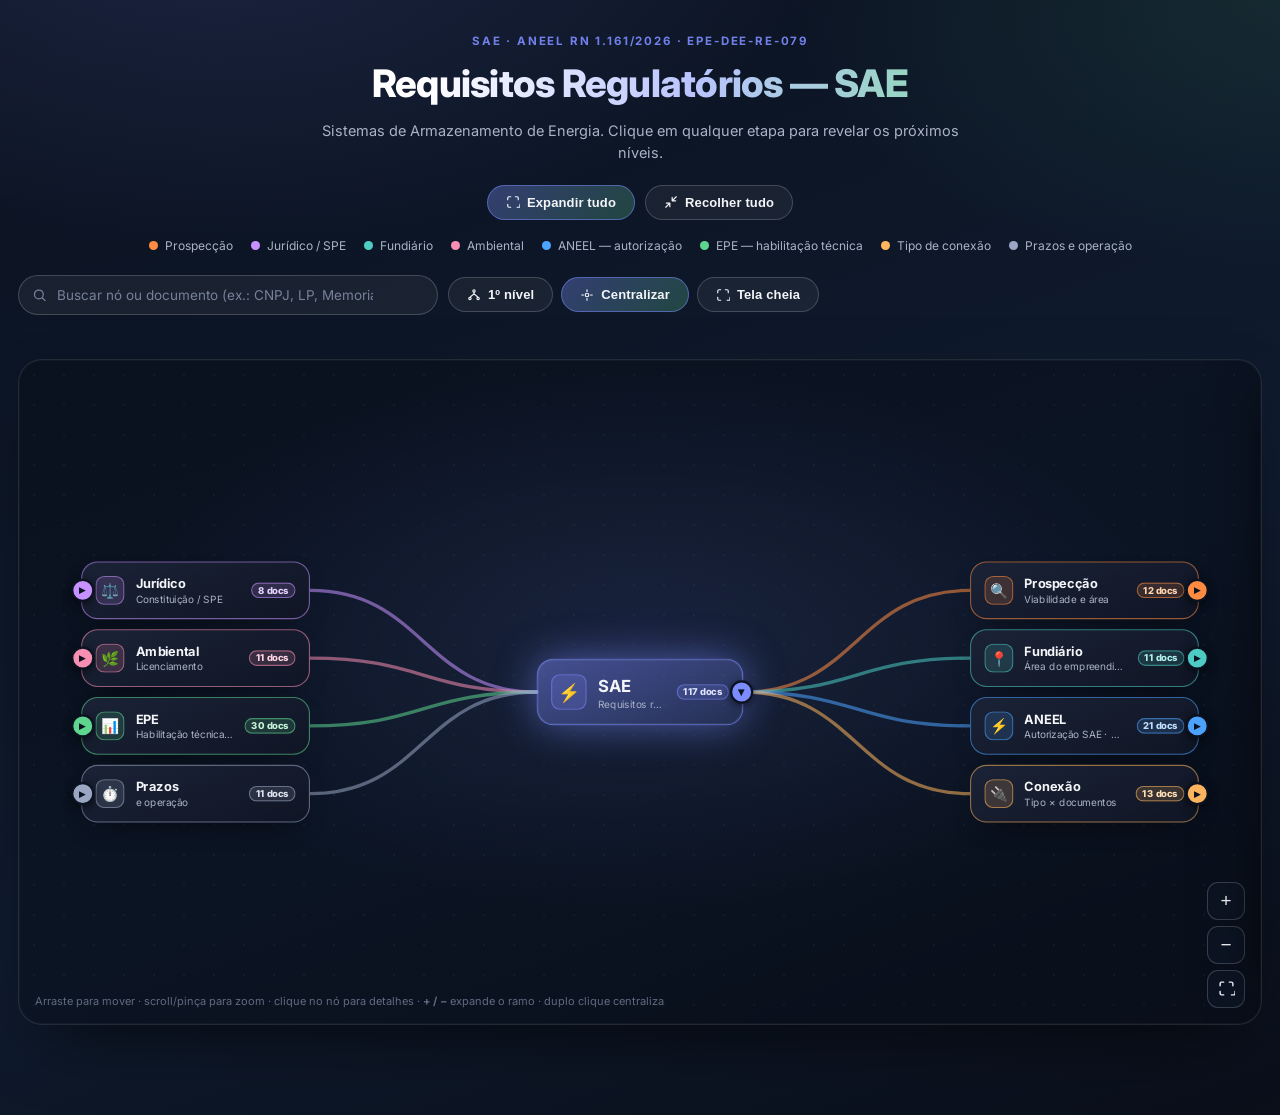
<file: mapamental/mapa_mental_requisitos_SAE.html>
<!DOCTYPE html>
<html lang="pt-BR">
<head>
<meta charset="UTF-8">
<meta name="viewport" content="width=device-width, initial-scale=1.0">
<title>SAE — Requisitos Regulatórios | Mapa Mental</title>
<style>
@import url('https://fonts.googleapis.com/css2?family=Inter:wght@400;500;600;700;800&display=swap');

:root{
  --bg-1:#0b1220;
  --bg-2:#0f1b2e;
  --bg-grid: rgba(255,255,255,.035);
  --surface: rgba(255,255,255,.055);
  --surface-strong: rgba(255,255,255,.09);
  --border: rgba(255,255,255,.10);
  --border-strong: rgba(255,255,255,.18);
  --text-1:#f3f5f9;
  --text-2:#aab3c5;
  --text-3:#76819a;
  --shadow-lg: 0 24px 60px -20px rgba(0,0,0,.55), 0 4px 18px rgba(0,0,0,.35);
  --shadow-sm: 0 6px 18px -8px rgba(0,0,0,.45);

  --blue:#4da3ff;     --blue-soft:rgba(77,163,255,.14);    --blue-text:#bfe0ff;
  --green:#5ed68f;    --green-soft:rgba(94,214,143,.14);   --green-text:#c4f3da;
  --amber:#ffb45e;    --amber-soft:rgba(255,180,94,.14);   --amber-text:#ffdfb8;
  --gray:#9aa6c2;     --gray-soft:rgba(154,166,194,.14);   --gray-text:#dde2ee;
  --purple:#c792ff;   --purple-soft:rgba(199,146,255,.14); --purple-text:#e7d2ff;
  --orange:#ff8c42;   --orange-soft:rgba(255,140,66,.14);  --orange-text:#ffd5b0;
  --teal:#4ecdc4;      --teal-soft:rgba(78,205,196,.14);    --teal-text:#b2f0ec;
  --pink:#f78fb3;      --pink-soft:rgba(247,143,179,.14);   --pink-text:#fdd5e4;
  --root:#7c8cff;     --root-soft:rgba(124,140,255,.18);
}

*{box-sizing:border-box; margin:0; padding:0;}
html,body{
  min-height:100%;
  background:
    radial-gradient(1100px 600px at 15% -10%, rgba(124,140,255,.16), transparent 60%),
    radial-gradient(900px 500px at 100% 0%, rgba(94,214,143,.10), transparent 55%),
    linear-gradient(160deg, var(--bg-1), var(--bg-2) 60%, #0a0f1a);
  font-family:'Inter', -apple-system, BlinkMacSystemFont, 'Segoe UI', Roboto, Arial, sans-serif;
  color:var(--text-1);
}
body{
  background-image:
    radial-gradient(1100px 600px at 15% -10%, rgba(124,140,255,.16), transparent 60%),
    radial-gradient(900px 500px at 100% 0%, rgba(94,214,143,.10), transparent 55%),
    linear-gradient(160deg, var(--bg-1), var(--bg-2) 60%, #0a0f1a),
    linear-gradient(var(--bg-grid) 1px, transparent 1px),
    linear-gradient(90deg, var(--bg-grid) 1px, transparent 1px);
  background-size:auto, auto, auto, 42px 42px, 42px 42px;
  background-position:0 0,0 0,0 0,center,center;
  padding:34px 18px 90px;
}

/* ---------------- Header ---------------- */
.mm-header{
  max-width:1180px; margin:0 auto 22px; text-align:center;
  display:flex; flex-direction:column; align-items:center; gap:14px;
}
.mm-eyebrow{
  font-size:11.5px; font-weight:700; letter-spacing:.16em; text-transform:uppercase;
  color:var(--root); opacity:.9;
}
h1.mm-title{
  font-size:clamp(24px,3.4vw,38px); font-weight:800; letter-spacing:-0.02em;
  background:linear-gradient(95deg,#fff 10%, #b9c4ff 60%, #8fd9b3 110%);
  -webkit-background-clip:text; background-clip:text; color:transparent;
  line-height:1.15;
}
.mm-subtitle{ font-size:14.5px; color:var(--text-2); max-width:680px; line-height:1.55; }

.mm-controls{ display:flex; gap:10px; flex-wrap:wrap; justify-content:center; margin-top:6px; }
.mm-btn{
  appearance:none; border:1px solid var(--border-strong); border-radius:999px;
  padding:9px 18px; font-size:13px; font-weight:600; color:var(--text-1);
  background:var(--surface); cursor:pointer; letter-spacing:.01em;
  display:flex; align-items:center; gap:7px;
  transition:transform .15s ease, background .2s ease, border-color .2s ease, box-shadow .2s ease;
}
.mm-btn:hover{ background:var(--surface-strong); border-color:rgba(124,140,255,.5); transform:translateY(-1px); box-shadow:var(--shadow-sm); }
.mm-btn:active{ transform:translateY(0) scale(.97); }
.mm-btn svg{ width:14px; height:14px; }
.mm-btn.primary{ background:linear-gradient(135deg, rgba(124,140,255,.35), rgba(94,214,143,.25)); border-color:rgba(124,140,255,.5); }

.mm-legend{ display:flex; gap:18px; flex-wrap:wrap; justify-content:center; margin-top:4px; }
.leg-item{ display:flex; align-items:center; gap:7px; font-size:12px; color:var(--text-2); }
.leg-dot{ width:9px; height:9px; border-radius:50%; box-shadow:0 0 0 4px currentColor inset; flex-shrink:0; }
.leg-dot.c-blue{color:var(--blue-soft); background:var(--blue);}
.leg-dot.c-green{color:var(--green-soft); background:var(--green);}
.leg-dot.c-amber{color:var(--amber-soft); background:var(--amber);}
.leg-dot.c-gray{color:var(--gray-soft); background:var(--gray);}
.leg-dot.c-purple{color:var(--purple-soft); background:var(--purple);}
.leg-dot.c-orange{color:var(--orange-soft); background:var(--orange);}
.leg-dot.c-teal{color:var(--teal-soft); background:var(--teal);}
.leg-dot.c-pink{color:var(--pink-soft); background:var(--pink);}

/* ---------------- Views ---------------- */
.view{ display:none; }
.view.active{ display:block; }

/* ---------------- Mind map tree ---------------- */
.mm-tree{ max-width:1180px; margin:0 auto; display:flex; flex-direction:column; align-items:center; animation:fadeUp .4s ease both; }

.root-card{
  position:relative; z-index:2;
  background:linear-gradient(155deg, rgba(124,140,255,.35), rgba(124,140,255,.12));
  border:1px solid rgba(124,140,255,.45);
  border-radius:22px;
  padding:20px 38px;
  text-align:center;
  box-shadow:var(--shadow-lg), 0 0 0 1px rgba(255,255,255,.04) inset;
  backdrop-filter:blur(6px);
}
.root-card .rc-label{ font-size:22px; font-weight:800; letter-spacing:-.01em; }
.root-card .rc-sub{ font-size:12.5px; color:var(--text-2); margin-top:4px; }

.tree-canvas-wrap{ position:relative; width:100%; }
#connector-svg{ position:absolute; top:0; left:0; width:100%; height:100%; pointer-events:none; z-index:0; overflow:visible; }
#connector-svg path{ transition:d .25s ease, opacity .25s ease; }

.branches-row{
  display:flex; gap:30px 36px; flex-wrap:wrap; justify-content:center; align-items:flex-start;
  position:relative; z-index:1; padding-top:54px; width:100%;
}

.branch{ width:255px; display:flex; flex-direction:column; align-items:center; }

.node-card{
  width:100%; position:relative; background:var(--surface); border:1px solid var(--border);
  border-radius:16px; padding:14px 16px; cursor:pointer; user-select:none;
  transition:transform .18s ease, box-shadow .18s ease, border-color .18s ease, background .18s ease;
  box-shadow:var(--shadow-sm);
}
.node-card:hover{ transform:translateY(-3px); box-shadow:var(--shadow-lg); border-color:var(--border-strong); }
.node-card:active{ transform:translateY(-1px) scale(.99); }

.node-card .nc-top{ display:flex; align-items:center; gap:10px; }
.node-card .nc-dot{ width:10px; height:10px; border-radius:50%; flex-shrink:0; box-shadow:0 0 12px 2px currentColor; }
.node-card .nc-label{ font-size:14.5px; font-weight:700; letter-spacing:-.01em; }
.node-card .nc-sub{ font-size:11.5px; color:var(--text-2); white-space:pre-line; margin-top:2px; margin-left:20px; }
.node-card .nc-chevron{
  position:absolute; right:14px; top:50%; transform:translateY(-50%) rotate(0deg);
  width:18px; height:18px; color:var(--text-2);
  transition:transform .25s ease, color .2s ease;
}
.node-card.open .nc-chevron{ transform:translateY(-50%) rotate(90deg); color:var(--text-1); }
.node-card .nc-tip{
  font-size:11px; color:var(--text-3); margin-top:8px; margin-left:20px; line-height:1.5;
  max-height:0; opacity:0; overflow:hidden; transition:max-height .3s ease, opacity .25s ease, margin .3s ease;
}
.node-card.open .nc-tip{ max-height:80px; opacity:1; margin-top:8px; }

.branch[data-color="blue"] .node-card{ border-color:rgba(77,163,255,.22); }
.branch[data-color="blue"] .node-card.open, .branch[data-color="blue"] .node-card:hover{ border-color:rgba(77,163,255,.55); background:var(--blue-soft); }
.branch[data-color="blue"] .nc-dot{ background:var(--blue); color:var(--blue); }
.branch[data-color="blue"] .nc-label{ color:var(--blue-text); }

.branch[data-color="green"] .node-card{ border-color:rgba(94,214,143,.22); }
.branch[data-color="green"] .node-card.open, .branch[data-color="green"] .node-card:hover{ border-color:rgba(94,214,143,.55); background:var(--green-soft); }
.branch[data-color="green"] .nc-dot{ background:var(--green); color:var(--green); }
.branch[data-color="green"] .nc-label{ color:var(--green-text); }

.branch[data-color="amber"] .node-card{ border-color:rgba(255,180,94,.22); }
.branch[data-color="amber"] .node-card.open, .branch[data-color="amber"] .node-card:hover{ border-color:rgba(255,180,94,.55); background:var(--amber-soft); }
.branch[data-color="amber"] .nc-dot{ background:var(--amber); color:var(--amber); }
.branch[data-color="amber"] .nc-label{ color:var(--amber-text); }

.branch[data-color="gray"] .node-card{ border-color:rgba(154,166,194,.22); }
.branch[data-color="gray"] .node-card.open, .branch[data-color="gray"] .node-card:hover{ border-color:rgba(154,166,194,.55); background:var(--gray-soft); }
.branch[data-color="gray"] .nc-dot{ background:var(--gray); color:var(--gray); }
.branch[data-color="gray"] .nc-label{ color:var(--gray-text); }

.branch[data-color="purple"] .node-card{ border-color:rgba(199,146,255,.22); }
.branch[data-color="purple"] .node-card.open, .branch[data-color="purple"] .node-card:hover{ border-color:rgba(199,146,255,.55); background:var(--purple-soft); }
.branch[data-color="purple"] .nc-dot{ background:var(--purple); color:var(--purple); }
.branch[data-color="purple"] .nc-label{ color:var(--purple-text); }

.branch[data-color="orange"] .node-card{ border-color:rgba(255,140,66,.22); }
.branch[data-color="orange"] .node-card.open, .branch[data-color="orange"] .node-card:hover{ border-color:rgba(255,140,66,.55); background:var(--orange-soft); }
.branch[data-color="orange"] .nc-dot{ background:var(--orange); color:var(--orange); }
.branch[data-color="orange"] .nc-label{ color:var(--orange-text); }

.branch[data-color="teal"] .node-card{ border-color:rgba(78,205,196,.22); }
.branch[data-color="teal"] .node-card.open, .branch[data-color="teal"] .node-card:hover{ border-color:rgba(78,205,196,.55); background:var(--teal-soft); }
.branch[data-color="teal"] .nc-dot{ background:var(--teal); color:var(--teal); }
.branch[data-color="teal"] .nc-label{ color:var(--teal-text); }

.branch[data-color="pink"] .node-card{ border-color:rgba(247,143,179,.22); }
.branch[data-color="pink"] .node-card.open, .branch[data-color="pink"] .node-card:hover{ border-color:rgba(247,143,179,.55); background:var(--pink-soft); }
.branch[data-color="pink"] .nc-dot{ background:var(--pink); color:var(--pink); }
.branch[data-color="pink"] .nc-label{ color:var(--pink-text); }

/* "OU" divider between mutually exclusive alternative children */
.or-divider{
  display:flex; align-items:center; gap:8px; width:100%;
  font-size:9.5px; font-weight:800; letter-spacing:.1em; text-transform:uppercase; color:var(--text-3);
}
.or-divider::before, .or-divider::after{ content:''; flex:1; height:1px; background:var(--border-strong); }

.children-wrap{ display:grid; grid-template-rows:0fr; overflow:hidden; transition:grid-template-rows .38s ease; width:100%; margin-top:0; }
.branch.expanded > .children-wrap{ grid-template-rows:1fr; }
.children-inner{ min-height:0; overflow:hidden; display:flex; flex-direction:column; align-items:center; }
.children-inner::before{ content:''; width:2px; height:22px; margin-top:6px; background:linear-gradient(var(--border-strong), transparent); }
.children-stack{ display:flex; flex-direction:column; gap:12px; width:100%; padding-top:8px; }

.child-card{ width:100%; }
.child-card .node-card{ padding:12px 14px; border-radius:14px; }
.child-card .nc-label{ font-size:13.5px; }
.child-card .nc-sub{ font-size:11px; }

.leaves-wrap{ display:grid; grid-template-rows:0fr; overflow:hidden; transition:grid-template-rows .32s ease; }
.child-card.open > .leaves-wrap{ grid-template-rows:1fr; }
.leaves-inner{ min-height:0; overflow:hidden; }
.leaves-list{ display:flex; flex-wrap:wrap; gap:6px; padding:10px 4px 4px 20px; }
.leaf-chip{
  font-size:11px; font-weight:500; padding:6px 8px 6px 10px; border-radius:9px;
  background:rgba(255,255,255,.06); border:1px solid var(--border); color:var(--text-2); line-height:1.3;
  transition:background .15s ease, color .15s ease, border-color .15s ease, transform .15s ease;
  cursor:pointer; display:inline-flex; align-items:center; gap:5px;
}
.leaf-chip:hover{ background:rgba(255,255,255,.14); color:var(--text-1); border-color:rgba(124,140,255,.5); transform:translateY(-1px); }
.leaf-chip:active{ transform:translateY(0) scale(.97); }
.leaf-chip .leaf-arrow{ width:11px; height:11px; flex-shrink:0; opacity:.55; transition:opacity .15s ease, transform .15s ease; }
.leaf-chip:hover .leaf-arrow{ opacity:1; transform:translateX(1px); }

/* ---------------- Leaf detail modal ---------------- */
#leaf-modal-overlay{
  position:fixed; inset:0; z-index:100; display:none; align-items:center; justify-content:center;
  padding:24px; background:rgba(5,8,16,.65); backdrop-filter:blur(6px);
  animation:fadeIn .2s ease both;
}
#leaf-modal-overlay.active{ display:flex; }
@keyframes fadeIn{ from{opacity:0;} to{opacity:1;} }
.leaf-modal{
  width:100%; max-width:620px; max-height:84vh; overflow-y:auto;
  background:linear-gradient(165deg, rgba(22,30,48,.97), rgba(13,18,30,.98));
  border:1px solid var(--border-strong); border-radius:20px;
  box-shadow:var(--shadow-lg), 0 0 0 1px rgba(255,255,255,.05) inset;
  padding:26px 28px 28px; position:relative;
  animation:modalUp .25s cubic-bezier(.2,.8,.2,1) both;
}
@keyframes modalUp{ from{opacity:0; transform:translateY(14px) scale(.98);} to{opacity:1; transform:translateY(0) scale(1);} }
.leaf-modal::-webkit-scrollbar{ width:8px; }
.leaf-modal::-webkit-scrollbar-thumb{ background:var(--border-strong); border-radius:8px; }
.leaf-modal-close{
  position:absolute; top:18px; right:18px; width:32px; height:32px; border-radius:10px;
  background:var(--surface); border:1px solid var(--border-strong); color:var(--text-2);
  display:flex; align-items:center; justify-content:center; cursor:pointer;
  transition:background .15s ease, color .15s ease, transform .15s ease;
}
.leaf-modal-close:hover{ background:var(--surface-strong); color:var(--text-1); transform:rotate(90deg); }
.leaf-modal-close svg{ width:16px; height:16px; }
.leaf-modal-source{
  display:inline-flex; align-items:center; gap:6px; font-size:10.5px; font-weight:800;
  letter-spacing:.06em; text-transform:uppercase; padding:5px 11px; border-radius:8px;
  margin-bottom:12px;
}
.leaf-modal-title{ font-size:19px; font-weight:800; letter-spacing:-.01em; padding-right:34px; line-height:1.3; margin-bottom:14px; }
.leaf-modal-summary{
  font-size:13.5px; line-height:1.65; color:var(--text-1); padding:14px 16px; border-radius:14px;
  background:var(--surface); border:1px solid var(--border); margin-bottom:18px;
}
.leaf-modal-section-title{
  font-size:11px; font-weight:800; letter-spacing:.08em; text-transform:uppercase; color:var(--text-3);
  margin:0 0 10px; display:flex; align-items:center; gap:8px;
}
.leaf-modal-section-title::after{ content:''; flex:1; height:1px; background:var(--border); }
.leaf-modal-detail{ display:flex; flex-direction:column; gap:10px; margin-bottom:4px; }
.leaf-modal-detail p{ font-size:13px; line-height:1.65; color:var(--text-2); padding-left:16px; position:relative; }
.leaf-modal-detail p::before{ content:'›'; position:absolute; left:0; color:var(--text-3); font-weight:800; }
.leaf-modal-detail p b, .leaf-modal-detail p strong{ color:var(--text-1); font-weight:700; }
.leaf-modal-detail p i, .leaf-modal-detail p em{ color:var(--text-1); font-style:normal; border-left:2px solid var(--border-strong); padding-left:8px; display:inline; }

/* responsive */
@media (max-width:880px){
  .branches-row{ gap:18px; }
  .branch{ width:100%; max-width:340px; }
}

@keyframes fadeUp{ from{opacity:0; transform:translateY(8px);} to{opacity:1; transform:translateY(0);} }
::selection{ background:rgba(124,140,255,.35); }

/* =========================================================
   MAPA MENTAL — canvas interativo (D3)
   ========================================================= */
.mm-stage{ max-width:1280px; margin:0 auto; animation:fadeUp .4s ease both; }

.mm-toolbar{ display:flex; align-items:center; gap:10px; flex-wrap:wrap; margin:0 0 12px; }
.mm-search{ position:relative; flex:1 1 280px; max-width:420px; }
.mm-search > svg{ position:absolute; left:14px; top:50%; transform:translateY(-50%); width:15px; height:15px; color:var(--text-3); pointer-events:none; }
.mm-search input{
  width:100%; appearance:none; border:1px solid var(--border-strong); border-radius:999px;
  background:var(--surface); color:var(--text-1); font-family:inherit; font-size:13.5px;
  padding:11px 64px 11px 38px; outline:none;
  transition:border-color .2s, background .2s, box-shadow .2s;
}
.mm-search input:focus{ border-color:rgba(124,140,255,.6); background:var(--surface-strong); box-shadow:0 0 0 3px rgba(124,140,255,.12); }
.mm-search input::placeholder{ color:var(--text-3); }
.mm-search-count{ position:absolute; right:42px; top:50%; transform:translateY(-50%); font-size:11px; color:var(--text-3); pointer-events:none; }
.mm-search-clear{
  position:absolute; right:8px; top:50%; transform:translateY(-50%); width:26px; height:26px;
  border-radius:50%; border:none; cursor:pointer; background:transparent; color:var(--text-3);
  display:none; align-items:center; justify-content:center; font-size:15px; line-height:1;
}
.mm-search-clear:hover{ color:var(--text-1); background:var(--surface-strong); }
.mm-search.has-value .mm-search-clear{ display:flex; }
.mm-tool-actions{ display:flex; gap:8px; flex-wrap:wrap; }

/* breadcrumb */
.mm-breadcrumb{
  display:flex; align-items:center; gap:3px; flex-wrap:wrap; min-height:22px; margin:0 0 10px;
  font-size:12.5px; color:var(--text-2);
  opacity:0; transform:translateY(-4px); transition:opacity .25s, transform .25s; pointer-events:none;
}
.mm-breadcrumb.show{ opacity:1; transform:none; pointer-events:auto; }
.mm-crumb{ cursor:pointer; padding:3px 9px; border-radius:8px; border:1px solid transparent; transition:background .15s, color .15s, border-color .15s; }
.mm-crumb:hover{ background:var(--surface-strong); color:var(--text-1); border-color:var(--border-strong); }
.mm-crumb.current{ color:var(--text-1); font-weight:700; background:var(--surface); border-color:var(--border-strong); }
.mm-crumb-sep{ color:var(--text-3); opacity:.6; }

/* canvas shell */
.mm-canvas-shell{
  position:relative; max-width:1280px; height:min(74vh,740px); margin:0 auto;
  border-radius:24px; overflow:hidden; border:1px solid var(--border);
  background:
    radial-gradient(840px 440px at 50% 42%, rgba(124,140,255,.12), transparent 62%),
    radial-gradient(var(--bg-grid) 1px, transparent 1px) 0 0/30px 30px,
    rgba(8,12,22,.42);
  box-shadow:0 30px 70px -30px rgba(0,0,0,.7), 0 0 0 1px rgba(255,255,255,.03) inset;
}
.mm-canvas-shell:fullscreen{ height:100%; width:100%; max-width:none; border-radius:0; border:none; }
.mm-canvas-shell:-webkit-full-screen{ height:100%; width:100%; max-width:none; border-radius:0; border:none; }
#mm-svg{ width:100%; height:100%; display:block; cursor:grab; touch-action:none; }
#mm-svg.grabbing{ cursor:grabbing; }
.mm-link{ fill:none; stroke-linecap:round; transition:opacity .3s ease, stroke-width .3s ease; }
.mm-link.dim, .mm-node.dim{ opacity:.18 !important; }
.mm-node{ cursor:pointer; }
.mm-node foreignObject{ overflow:visible; }

/* node card */
.mm-card{
  height:100%; box-sizing:border-box; display:flex; align-items:center; gap:10px; user-select:none;
  padding:8px 12px; border-radius:15px; position:relative;
  background:linear-gradient(160deg, rgba(28,36,56,.95), rgba(16,22,37,.97));
  border:1.5px solid var(--c-border, var(--border));
  box-shadow:0 10px 26px -14px rgba(0,0,0,.75);
  transition:transform .16s ease, box-shadow .2s ease, border-color .2s ease;
}
.mm-node:hover .mm-card{ transform:translateY(-2px); box-shadow:0 16px 34px -14px rgba(0,0,0,.85), 0 0 0 1px var(--c-main); }
.mm-node.selected .mm-card{ border-color:var(--c-main); box-shadow:0 0 0 2px var(--c-main), 0 0 24px -4px var(--c-glow); }
.mm-card-icon{
  width:26px; height:26px; flex-shrink:0; border-radius:8px; display:flex; align-items:center; justify-content:center;
  font-size:13px; background:var(--c-soft, rgba(255,255,255,.06)); box-shadow:0 0 0 1px var(--c-border) inset;
}
.mm-card-body{ flex:1 1 auto; min-width:0; }
.mm-card-title{ font-size:11.5px; font-weight:700; letter-spacing:-.01em; color:var(--text-1); white-space:nowrap; overflow:hidden; text-overflow:ellipsis; }
.mm-card-sub{ font-size:9px; color:var(--text-2); white-space:nowrap; overflow:hidden; text-overflow:ellipsis; margin-top:1px; }
.mm-card-badge{
  flex-shrink:0; font-size:8.5px; font-weight:800; padding:2px 6px; border-radius:999px;
  background:var(--c-soft); color:var(--c-text, var(--text-2)); box-shadow:0 0 0 1px var(--c-border) inset;
}
.mm-card-toggle{
  position:absolute; right:-10px; top:50%; transform:translateY(-50%);
  width:21px; height:21px; border-radius:50%; display:flex; align-items:center; justify-content:center;
  background:var(--c-main); color:#0b1220; font-size:11px; font-weight:900; line-height:1;
  box-shadow:0 2px 8px rgba(0,0,0,.55); border:2px solid #0b1220; z-index:3;
}
.mm-node.side-left .mm-card-toggle{ right:auto; left:-10px; }
.mm-card.lvl-3{ padding:5px 11px; gap:8px; border-radius:12px; }
.mm-card.lvl-3 .mm-card-icon{ width:22px; height:22px; font-size:11px; border-radius:7px; }
.mm-state-dot{
  position:absolute; left:-6px; top:-6px; width:15px; height:15px; border-radius:50%;
  display:flex; align-items:center; justify-content:center; font-size:8.5px; font-weight:900; color:#0b1220;
  box-shadow:0 0 0 2px #0b1220; z-index:3;
}

/* root */
.mm-card.is-root{
  background:linear-gradient(155deg, rgba(124,140,255,.45), rgba(124,140,255,.16));
  border-color:rgba(124,140,255,.6) !important;
  box-shadow:0 0 0 1px rgba(255,255,255,.06) inset, 0 0 36px -2px rgba(124,140,255,.6) !important;
}
.mm-card.is-root .mm-card-title{ font-size:15px; }
.mm-card.is-root .mm-card-icon{ width:32px; height:32px; font-size:16px; }

@keyframes mmPulse{ 0%,100%{ box-shadow:0 0 0 2px var(--c-main), 0 0 0 0 var(--c-glow);} 50%{ box-shadow:0 0 0 3px var(--c-main), 0 0 28px 7px var(--c-glow);} }
.mm-node.pulse .mm-card{ animation:mmPulse 1s ease 3; }

/* zoom controls + hint */
.mm-zoom{ position:absolute; right:16px; bottom:16px; display:flex; flex-direction:column; gap:6px; z-index:6; }
.mm-zoom button{
  width:38px; height:38px; border-radius:11px; border:1px solid var(--border-strong);
  background:rgba(15,22,38,.85); backdrop-filter:blur(6px); color:var(--text-1); cursor:pointer;
  font-size:19px; line-height:1; display:flex; align-items:center; justify-content:center;
  transition:background .15s, border-color .15s, transform .12s;
}
.mm-zoom button:hover{ background:var(--surface-strong); border-color:rgba(124,140,255,.5); }
.mm-zoom button:active{ transform:scale(.94); }
.mm-hint{
  position:absolute; left:16px; bottom:14px; z-index:5; font-size:11px; color:var(--text-3);
  pointer-events:none; opacity:.8; max-width:60%; line-height:1.5;
}

/* side panel */
.mm-panel{
  position:absolute; top:0; right:0; height:100%; width:min(384px,88%); z-index:9;
  background:linear-gradient(180deg, rgba(20,27,44,.98), rgba(12,17,29,.99));
  border-left:1px solid var(--border-strong); box-shadow:-30px 0 60px -30px rgba(0,0,0,.85);
  transform:translateX(103%); transition:transform .34s cubic-bezier(.2,.8,.2,1);
  display:flex; flex-direction:column; overflow:hidden;
}
.mm-panel.open{ transform:translateX(0); }
.mm-panel-head{ padding:20px 22px 15px; border-bottom:1px solid var(--border); position:relative; }
.mm-panel-close{
  position:absolute; top:16px; right:16px; width:30px; height:30px; border-radius:9px;
  background:var(--surface); border:1px solid var(--border-strong); color:var(--text-2); cursor:pointer;
  display:flex; align-items:center; justify-content:center; transition:transform .15s, color .15s, background .15s;
}
.mm-panel-close:hover{ color:var(--text-1); background:var(--surface-strong); transform:rotate(90deg); }
.mm-panel-close svg{ width:15px; height:15px; }
.mm-panel-eyebrow{ font-size:10.5px; font-weight:800; letter-spacing:.1em; text-transform:uppercase; color:var(--c-main, var(--text-3)); margin-bottom:6px; }
.mm-panel-title{ font-size:19px; font-weight:800; letter-spacing:-.01em; padding-right:34px; line-height:1.25; }
.mm-panel-sub{ font-size:12.5px; color:var(--text-2); margin-top:4px; }
.mm-panel-body{ flex:1; overflow-y:auto; padding:18px 22px 28px; }
.mm-panel-body::-webkit-scrollbar{ width:8px; }
.mm-panel-body::-webkit-scrollbar-thumb{ background:var(--border-strong); border-radius:8px; }
.mm-status-row{ display:flex; flex-wrap:wrap; gap:6px; }
.mm-status-chip{
  font-size:11px; font-weight:700; padding:6px 11px; border-radius:999px; cursor:pointer;
  background:var(--surface); border:1px solid var(--border-strong); color:var(--text-2); transition:all .15s ease;
}
.mm-status-chip:hover{ color:var(--text-1); }
.mm-status-chip.active{ color:#0b1220; }
.mm-status-chip:disabled{ cursor:not-allowed; opacity:.55; }
.mm-status-chip:disabled:hover{ color:var(--text-2); }
.mm-status-chip.active:disabled{ color:#0b1220; }
.mm-sec{ margin-bottom:20px; }
.mm-sec-title{ font-size:10.5px; font-weight:800; letter-spacing:.08em; text-transform:uppercase; color:var(--text-3); margin-bottom:9px; display:flex; align-items:center; gap:8px; }
.mm-sec-title::after{ content:''; flex:1; height:1px; background:var(--border); }
.mm-sec > p{ font-size:13px; line-height:1.6; color:var(--text-2); }
.mm-doc{
  display:flex; align-items:center; gap:9px; width:100%; text-align:left; cursor:pointer;
  background:var(--surface); border:1px solid var(--border); border-radius:11px;
  padding:10px 12px; margin-bottom:7px; color:var(--text-1); font-size:12.5px; line-height:1.4;
  font-family:inherit; transition:background .15s, border-color .15s, transform .15s;
}
.mm-doc:hover{ background:var(--surface-strong); border-color:rgba(124,140,255,.5); transform:translateX(2px); }
.mm-doc .mm-doc-ic{ flex-shrink:0; opacity:.8; }
.mm-doc .mm-doc-badge{ margin-left:auto; flex-shrink:0; font-size:9.5px; font-weight:800; padding:2px 7px; border-radius:999px; background:rgba(255,255,255,.07); color:var(--text-2); }
.mm-empty{ font-size:12px; color:var(--text-3); font-style:italic; }
.mm-panel .leaf-modal-detail{ margin-top:2px; }

@media (max-width:760px){
  .mm-canvas-shell{ height:min(70vh,560px); }
  .mm-hint{ display:none; }
  .mm-panel{ width:100%; }
}
</style>
<script src="vendor/d3.v7.min.js"></script>
<script src="sync-map.js"></script>
</head>
<body>

<div class="mm-header">
  <div class="mm-eyebrow">SAE · ANEEL RN 1.161/2026 · EPE-DEE-RE-079</div>
  <h1 class="mm-title">Requisitos Regulatórios — SAE</h1>
  <p class="mm-subtitle">Sistemas de Armazenamento de Energia. Clique em qualquer etapa para revelar os próximos níveis.</p>

  <div class="mm-controls">
    <button class="mm-btn primary" id="btn-expand">
      <svg viewBox="0 0 24 24" fill="none" stroke="currentColor" stroke-width="2" stroke-linecap="round" stroke-linejoin="round"><path d="M8 3H5a2 2 0 0 0-2 2v3m18 0V5a2 2 0 0 0-2-2h-3M3 16v3a2 2 0 0 0 2 2h3m11 0h3a2 2 0 0 0 2-2v-3"/></svg>
      Expandir tudo
    </button>
    <button class="mm-btn" id="btn-collapse">
      <svg viewBox="0 0 24 24" fill="none" stroke="currentColor" stroke-width="2" stroke-linecap="round" stroke-linejoin="round"><path d="M4 14h6v6M20 10h-6V4M14 10l7-7M3 21l7-7"/></svg>
      Recolher tudo
    </button>
  </div>

  <div class="mm-legend" id="legend-mindmap">
    <div class="leg-item"><div class="leg-dot c-orange"></div>Prospecção</div>
    <div class="leg-item"><div class="leg-dot c-purple"></div>Jurídico / SPE</div>
    <div class="leg-item"><div class="leg-dot c-teal"></div>Fundiário</div>
    <div class="leg-item"><div class="leg-dot c-pink"></div>Ambiental</div>
    <div class="leg-item"><div class="leg-dot c-blue"></div>ANEEL — autorização</div>
    <div class="leg-item"><div class="leg-dot c-green"></div>EPE — habilitação técnica</div>
    <div class="leg-item"><div class="leg-dot c-amber"></div>Tipo de conexão</div>
    <div class="leg-item"><div class="leg-dot c-gray"></div>Prazos e operação</div>
  </div>
</div>

<div class="view active" id="view-mindmap">
  <div class="mm-stage">
    <div class="mm-toolbar">
      <div class="mm-search" id="mm-search">
        <svg viewBox="0 0 24 24" fill="none" stroke="currentColor" stroke-width="2" stroke-linecap="round" stroke-linejoin="round"><circle cx="11" cy="11" r="7"/><path d="M21 21l-4.3-4.3"/></svg>
        <input id="mm-search-input" type="text" autocomplete="off" placeholder="Buscar nó ou documento (ex.: CNPJ, LP, Memorial)…">
        <span class="mm-search-count" id="mm-search-count"></span>
        <button class="mm-search-clear" id="mm-search-clear" aria-label="Limpar busca">&times;</button>
      </div>
      <div class="mm-tool-actions">
        <button class="mm-btn" id="mm-btn-first">
          <svg viewBox="0 0 24 24" fill="none" stroke="currentColor" stroke-width="2" stroke-linecap="round" stroke-linejoin="round"><circle cx="12" cy="5" r="2"/><circle cx="5" cy="18" r="2"/><circle cx="19" cy="18" r="2"/><path d="M12 7v3M12 10l-6 5M12 10l6 5"/></svg>
          1º nível
        </button>
        <button class="mm-btn primary" id="mm-btn-center">
          <svg viewBox="0 0 24 24" fill="none" stroke="currentColor" stroke-width="2" stroke-linecap="round" stroke-linejoin="round"><circle cx="12" cy="12" r="3"/><path d="M12 3v3M12 18v3M3 12h3M18 12h3"/></svg>
          Centralizar
        </button>
        <button class="mm-btn" id="mm-btn-full">
          <svg viewBox="0 0 24 24" fill="none" stroke="currentColor" stroke-width="2" stroke-linecap="round" stroke-linejoin="round"><path d="M8 3H5a2 2 0 0 0-2 2v3m18 0V5a2 2 0 0 0-2-2h-3M3 16v3a2 2 0 0 0 2 2h3m11 0h3a2 2 0 0 0 2-2v-3"/></svg>
          <span id="mm-full-label">Tela cheia</span>
        </button>
      </div>
    </div>
    <div class="mm-breadcrumb" id="mm-breadcrumb"></div>
    <div class="mm-canvas-shell" id="mm-canvas-shell">
      <svg id="mm-svg"></svg>
      <div class="mm-hint">Arraste para mover &middot; scroll/pinça para zoom &middot; clique no nó para detalhes &middot; <b>+ / &minus;</b> expande o ramo &middot; duplo clique centraliza</div>
      <div class="mm-zoom">
        <button id="mm-zoom-in" aria-label="Aproximar">+</button>
        <button id="mm-zoom-out" aria-label="Afastar">&minus;</button>
        <button id="mm-zoom-fit" aria-label="Centralizar mapa" title="Centralizar mapa">
          <svg viewBox="0 0 24 24" fill="none" stroke="currentColor" stroke-width="2" stroke-linecap="round" stroke-linejoin="round" style="width:17px;height:17px"><path d="M8 3H5a2 2 0 0 0-2 2v3m18 0V5a2 2 0 0 0-2-2h-3M3 16v3a2 2 0 0 0 2 2h3m11 0h3a2 2 0 0 0 2-2v-3"/></svg>
        </button>
      </div>
      <aside class="mm-panel" id="mm-panel">
        <div class="mm-panel-head">
          <button class="mm-panel-close" id="mm-panel-close" aria-label="Fechar painel">
            <svg viewBox="0 0 24 24" fill="none" stroke="currentColor" stroke-width="2.3" stroke-linecap="round" stroke-linejoin="round"><path d="M6 6l12 12M18 6L6 18"/></svg>
          </button>
          <div class="mm-panel-eyebrow" id="mm-panel-eyebrow"></div>
          <div class="mm-panel-title" id="mm-panel-title"></div>
          <div class="mm-panel-sub" id="mm-panel-sub"></div>
        </div>
        <div class="mm-panel-body" id="mm-panel-body"></div>
      </aside>
    </div>
  </div>
</div>

<div id="leaf-modal-overlay">
  <div class="leaf-modal" id="leaf-modal" role="dialog" aria-modal="true">
    <button class="leaf-modal-close" id="leaf-modal-close" aria-label="Fechar">
      <svg viewBox="0 0 24 24" fill="none" stroke="currentColor" stroke-width="2.3" stroke-linecap="round" stroke-linejoin="round"><path d="M6 6l12 12M18 6L6 18"/></svg>
    </button>
    <div id="leaf-modal-source" class="leaf-modal-source"></div>
    <div class="leaf-modal-title" id="leaf-modal-title"></div>
    <div class="leaf-modal-summary" id="leaf-modal-summary"></div>
    <div class="leaf-modal-section-title">Conforme o documento</div>
    <div class="leaf-modal-detail" id="leaf-modal-detail"></div>
  </div>
</div>

<script>
/* =========================================================
   DADOS — MAPA MENTAL
   ========================================================= */
const DATA = {
  label:'SAE', sub:'Requisitos regulatórios',
  branches:[
    { id:'prospeccao', color:'orange', label:'Prospecção', sub:'Viabilidade e área',
      tip:'Primeiro passo: avaliar a viabilidade técnica, regulatória e comercial antes de qualquer investimento.',
      children:[
        { id:'area', label:'Área e Local', sub:'Viabilidade física',
          tip:'Identificação e avaliação preliminar do terreno candidato ao empreendimento.',
          leaves:['Localização, acesso e infraestrutura existente','Restrições de uso do solo (zoneamento, APP, APA, UC)','Distância ao ponto de conexão na rede','Topografia e condições geotécnicas'] },
        { id:'estudotec', label:'Estudo Técnico', sub:'Tecnologia e dimensionamento',
          tip:'Definição da tecnologia e dimensionamento preliminar do SAE.',
          leaves:['Definir tecnologia: Bateria ou UHR','Dimensionar potência (MW) e capacidade (MWh)','Estimar CAPEX/OPEX e receita CRCAP','Regime de operação: arbitragem, regulação de frequência, reserva de capacidade'] },
        { id:'enquadre', label:'Enquadramento', sub:'LRCAP-2026',
          tip:'Verificação do enquadramento comercial e regulatório no leilão.',
          leaves:['Produto Potência Armazenamento (PA) 2028-A / 2028-B','Cronograma e Portaria MME do leilão','Modalidade de acesso: Rede Básica/DIT (ONS) ou Distribuição','Exigência de Conteúdo Nacional (conforme leilão)'] },
      ]
    },
    { id:'juridico', color:'purple', label:'Jurídico', sub:'Constituição / SPE',
      tip:'A ANEEL e a EPE exigem que o requerente seja pessoa jurídica com objeto social compatível com a exploração de SAE.',
      children:[
        { id:'spe', label:'Constituição', sub:'SPE / titular',
          tip:'Criação da pessoa jurídica apta a deter a outorga e participar do leilão.',
          leaves:['Constituir a SPE ou empresa titular','CNPJ ativo na Receita Federal','Designar Representante Legal e Interlocutor'] },
        { id:'jur2', label:'Qualificação', sub:'Jurídica (Anexo II)',
          tip:'Mesma documentação exigida na fase de outorga ANEEL — reaproveitada aqui como pré-requisito.',
          leaves:['Regularidade fiscal completa','Organograma societário (>5%)','Ato constitutivo + adm. atual','Representação legal','Contrato de consórcio (se houver)'] },
      ]
    },
    { id:'fundiario', color:'teal', label:'Fundiário', sub:'Área do empreendimento',
      tip:'Comprovação do direito de usar ou dispor do local, com georreferenciamento averbado no RGI. Um dos itens mais complexos e demorados do processo.',
      children:[
        { id:'regimob', label:'Regularização', sub:'Imobiliária',
          tip:'Levantamento da situação registral do imóvel candidato.',
          leaves:['Matrícula no Registro Geral de Imóveis (RGI)','Verificar ônus, hipotecas e restrições','Certidão RGI (até 30 dias)'] },
        { id:'georref', label:'Georreferenciamento', sub:'INCRA',
          tip:'Certificação técnica das coordenadas do imóvel junto ao INCRA.',
          leaves:['Levantamento conforme normas INCRA (Lei 10.267/2001)','Certificação via SIGEF/INCRA','Averbação do georreferenciamento na matrícula'] },
        { id:'aquisicao', label:'Aquisição', sub:'ou arrendamento',
          tip:'Formalização do direito sobre o terreno onde o SAE será implantado.',
          leaves:['Escritura de Compra e Venda ou Contrato de Arrendamento','Prazo compatível com a outorga (35 anos + margem)','Empreendimento contido na poligonal comprovada'] },
        { id:'decldir', label:'Declaração de Uso', sub:'EPE — Anexo VI',
          tip:'Documentos exigidos pela EPE para comprovar o direito de uso do local.',
          leaves:['Direito de uso do local (Anexo VI)','DWG em UTM/SIRGAS 2000 com RGI'] },
      ]
    },
    { id:'ambiental', color:'pink', label:'Ambiental', sub:'Licenciamento',
      tip:'Exigido pela ANEEL para emissão da outorga definitiva (Anexo II, item 11). Pode ser federal (IBAMA) ou estadual, conforme porte e localização.',
      children:[
        { id:'enquadraamb', label:'Enquadramento', sub:'Órgão licenciador',
          tip:'Definição de quem licencia o empreendimento e qual estudo é exigido.',
          leaves:['Competência federal (IBAMA), estadual ou municipal','EIA/RIMA para grande porte ou impacto significativo','RAS/RCA para menor impacto'] },
        { id:'lp', label:'Licença Prévia', sub:'LP',
          tip:'Primeira licença do tripé ambiental: atesta a viabilidade do projeto.',
          leaves:['Protocolar com EIA/RIMA ou estudo correspondente','Audiência pública (quando aplicável)','Atesta viabilidade ambiental + condicionantes'] },
        { id:'li', label:'Licença de Instalação', sub:'LI',
          tip:'Autoriza o início físico das obras, condicionada ao cumprimento da LP.',
          leaves:['Comprovar atendimento às condicionantes da LP','Autoriza o início das obras','Licença ambiental'] },
        { id:'lo', label:'Licença de Operação', sub:'LO',
          tip:'Última licença: condiciona a entrada em operação em teste e comercial.',
          leaves:['Requerida após conclusão das obras','Pode condicionar operação em teste e comercial'] },
      ]
    },
    { id:'aneel', color:'blue', label:'ANEEL', sub:'Autorização SAE\nRN 1.161/2026',
      tip:'Requisitos para obter a autorização de exploração de SAE junto à ANEEL.',
      children:[
        { id:'dro', label:'DRO-SAE', sub:'Opcional · 4 anos',
          tip:'Despacho de Registro do Requerimento — facultativo, válido por 4 anos sem prorrogação.',
          leaves:['Formulário de requerimento (Anexo I)','Declaração de atendimento (Anexo III)','Regularidade fiscal: FGTS + Fazendas'] },
        { id:'jur', label:'Qualificação', sub:'Jurídica',
          tip:'Documentos societários e fiscais exigidos para o pedido de outorga.',
          leaves:['Regularidade fiscal completa','Organograma societário (>5%)','Ato constitutivo + adm. atual','Representação legal','Contrato de consórcio (se houver)'] },
        { id:'tecbat', label:'Técnica', sub:'Bateria',
          tip:'Qualificação técnica específica para SAE de bateria eletroquímica.',
          leaves:['Arranjo Geral + rede de interesse restrito','Estudo técnico: injeção anual','Potência de descarga + capacidade','Eficiência global + tecnologia'] },
        { id:'tecuhr', label:'Técnica', sub:'UHR', orBefore:true,
          tip:'Qualificação técnica para usina hidrelétrica reversível em ciclo fechado. Alternativa à tecnologia de bateria — escolha apenas uma.',
          leaves:['Arranjo Geral com reservatórios e dutos','Outorga de uso de recursos hídricos','Potência injetável e bombeável','Altura de queda + vazão + eficiência'] },
        { id:'adoc', label:'Docs adicionais', sub:'Para autorização',
          tip:'Documentos adicionais necessários para emissão do ato de autorização.',
          leaves:['Licença ambiental','CUST (ONS) ou CUSD (distribuidora)','Parecer de acesso','Sumário Executivo','Declaração de Atendimento (Anexo III)'] },
      ]
    },
    { id:'epe', color:'green', label:'EPE', sub:'Habilitação técnica\nEPE-DEE-RE-079',
      tip:'Requisitos para habilitação técnica nos leilões de energia e/ou potência (ex.: LRCAP-2026).',
      children:[
        { id:'aege', label:'Acesso ao AEGE', sub:'Adesão, login e inscrição',
          tip:'Plataforma onde se realiza toda a inscrição, o cadastramento e a habilitação técnica no leilão (Manual do Empreendedor — AEGE).',
          leaves:['Adesão: https://aege-adesao.epe.gov.br','Aprovação da EPE em até 5 dias úteis','Login e senha por e-mail (Usuário Responsável)','Senha: https://sen.epe.gov.br (mín. 12 caracteres)','Designar Representante Legal e Interlocutor','Inscrição → selecionar o leilão (ex.: LRCAP-2026)'] },
        { id:'mema', label:'Memorial A', sub:'Tecnologia',
          tip:'Identificação do empreendimento: tecnologia, dimensionamento e desempenho.',
          leaves:['Química do cátodo e ânodo','Potência (kW) e capacidade (kWh)','Todos os fatores de perda (RTE, PCS, consumo)','Simulação diária do estado de carga','Estudo de degradação','RTE remanescente ao longo do contrato','Estratégia de augmentation','Plano de descarte/reciclagem'] },
        { id:'memb', label:'Memorial B–F', sub:'Localização e docs',
          tip:'Desenhos de localização, poligonal, segurança, unifilar e ART.',
          leaves:['DWG em UTM/SIRGAS 2000 com RGI','Planilha Excel com vértices (UTM)','Plano de emergência/incêndio','Diagrama Unifilar completo','ART com comprovante de recolhimento'] },
        { id:'acesso', label:'Docs de acesso', sub:'À rede',
          tip:'Documento de acesso à rede exigido conforme tipo de conexão.',
          leaves:['Parecer de Acesso ONS (Rede Básica/DIT)','Orçamento Estimado DAL (distribuição)','Orçamento de Conexão (distribuição)','CUST/CUSD + CCT/CCD (contratos)','Protocolo (se sem doc. definitivo)'] },
        { id:'decl', label:'Declarações', sub:'e ficha',
          tip:'Declarações obrigatórias e ficha de dados do AEGE.',
          leaves:['Ficha de Dados — AEGE (PDF)','Requerimento de Cadastramento (Anexo III)','Declaração de Conteúdo Nacional (Anexo VII)','Declaração automática AEGE','Direito de uso do local (Anexo VI)','Certidão RGI (até 30 dias)'] },
      ]
    },
    { id:'conn', color:'amber', label:'Conexão', sub:'Tipo × documentos',
      tip:'Matriz de documentos de acesso por tipo de conexão à rede elétrica — escolha o caminho conforme o ponto de conexão do projeto.',
      children:[
        { id:'rb', label:'Rede Básica', sub:'/ DIT — ONS',
          tip:'Conexão na Rede Básica ou DIT operada pelo ONS.',
          leaves:['Parecer de Acesso ONS','Suprimento ≤ 5 anos da data do leilão','Validade 90 dias (Proc. de Rede)','Até 75 dias antes do leilão para EPE','Obrigatório em leilões sem disputa de margem'] },
        { id:'dist', label:'Distribuição', sub:'(distribuidora)', orBefore:true,
          tip:'Conexão na rede de distribuição da concessionária ou permissionária. Alternativa à Rede Básica/DIT — depende do ponto de conexão do projeto.',
          leaves:['Orçamento Estimado (DAL) — exclusivo por leilão','Orçamento de Conexão — prazo da distribuidora','CUSD + CCD (contratos assinados)','Prazo: até 75 dias antes do leilão'] },
        { id:'epeinf', label:'Info. Acesso', sub:'EPE (>3 anos)', orBefore:true,
          tip:'Informação de Acesso emitida pela EPE para suprimento acima de 3 anos — alternativa apenas para Rede Básica/DIT/ICG, conforme o prazo de suprimento.',
          leaves:['Solicitada pelo cadastro no AEGE','Somente Rede Básica / DIT / ICG','Exclusiva por leilão — não reutilizável','Não substitui solicitação ao ONS pós-leilão'] },
      ]
    },
    { id:'prazos', color:'gray', label:'Prazos', sub:'e operação',
      tip:'Prazos regulatórios e regras de conexão e operação comercial.',
      children:[
        { id:'prazo1', label:'Autorizações', sub:'Vigências',
          tip:'Prazos de vigência dos atos regulatórios.',
          leaves:['DRO-SAE: 4 anos sem prorrogação','Autorização ANEEL: 35 anos','Operação comercial: 54 meses após outorga','Prorrogação: solicitar com ≥ 6 meses de antecedência'] },
        { id:'prazo2', label:'Obras e', sub:'conexão',
          tip:'Regras para início de obras e conexão ao sistema elétrico.',
          leaves:['Obras podem iniciar antes da outorga (risco do agente)','Conexão só após contratos + outorga emitida','Operação em teste: seguir RN 1.029/2022','SAE adjacentes: sem compartilhamento de medição'] },
        { id:'prazo3', label:'Transitório', sub:'ANEEL 2026',
          tip:'Disposição transitória da RN 1.161/2026.',
          leaves:['Pedidos já protocolados: 90 dias para atualizar','Prazo conta da publicação: 24/06/2026','Não atualizar = indeferimento automático'] },
      ]
    },
  ]
};

/* =========================================================
   DETALHAMENTO DAS ETAPAS FINAIS (conteúdo dos documentos)
   ========================================================= */
const ANEEL_SRC = 'RN ANEEL 1.161/2026';
const EPE_SRC = 'EPE-DEE-RE-079/2024-R2';
const MANUAL_SRC = 'Manual do Empreendedor — EPE-DEE-RE-028/2009';
const FLUXO_SRC = 'Fluxograma LRCAP-2026 — Fases 1 a 4';

const DECL_ATENDIMENTO = {
  source:`${ANEEL_SRC} — Anexo III`,
  summary:'Declaração assinada pelo representante legal, sob responsabilidade civil, penal e administrativa, atestando posse da área, regularidade do responsável técnico e ciência de regras específicas do SAE. É pré-requisito tanto do DRO-SAE quanto da outorga definitiva.',
  detail:[
    'A pessoa jurídica requerente declara, em relação à usina SAE, respondendo nas instâncias civil, penal (art. 299 do Código Penal) e administrativa pela veracidade das informações prestadas.',
    '<b>1.</b> Que possui propriedade, posse direta ou usufruto das áreas necessárias à implantação da usina, indicando município e estado.',
    '<b>2.</b> Que as informações técnicas prestadas à ANEEL foram assinadas por responsável técnico em situação regular perante o Crea.',
    '<b>3a.</b> Ciência dos critérios de individualização de empreendimentos adjacentes (art. 13 da RN 1.071/2023).',
    '<b>3b.</b> Ciência da proibição de implantação de centrais geradoras ou SAE na Área de Desenvolvimento da Subestação (ADS), em conexões à Rede Básica/DIT (RN 1.055/2022).',
    '<b>3c.</b> Ciência de que pode, por sua conta e risco, alterar características técnicas necessárias para viabilizar o empreendimento, validando a alteração junto à ANEEL em até 90 dias antes do pedido de operação em teste — sem que isso gere excludente de responsabilidade.',
    '<b>3d.</b> Ciência de que as informações e documentos estão sujeitos à fiscalização da ANEEL, inclusive após a emissão da outorga.',
  ]
};

const LEAF_DETAILS = {
  // ---------- AEGE · Adesão, login e inscrição (Manual do Empreendedor) ----------
  'Adesão: https://aege-adesao.epe.gov.br':{
    source:`${MANUAL_SRC} — Item 4`,
    summary:'Primeiro passo de todo o processo: antes de cadastrar qualquer empreendimento, a empresa precisa "aderir" ao Sistema AEGE, registrando seus dados e definindo o Usuário Responsável pela interface de segurança com a EPE.',
    detail:[
      '"A Adesão ao AEGE visa registrar os dados da empresa e o estabelecimento de um Usuário Responsável pela interface de segurança entre a EPE e o empreendedor, e deverá ser realizada eletronicamente pelo endereço: https://aege-adesao.epe.gov.br."',
      'Abra esse endereço no navegador e preencha o Formulário de Adesão com os dados da empresa.',
      'O Usuário Responsável é automaticamente quem realiza a adesão; ele poderá cadastrar/excluir outros usuários, inscrever empreendimentos nos leilões e editar os dados de todos os empreendimentos da empresa no AEGE.',
    ]
  },
  'Aprovação da EPE em até 5 dias úteis':{
    source:`${MANUAL_SRC} — Item 4`,
    summary:'Após enviar o Formulário de Adesão, é preciso aguardar a verificação da EPE antes de receber as credenciais de acesso.',
    detail:[
      '"Após o preenchimento do formulário e do envio à EPE, os dados informados serão verificados em até 5 (cinco) dias úteis."',
      'Quando a adesão for autorizada, o login e a senha são encaminhados por e-mail ao Usuário Responsável.',
    ]
  },
  'Login e senha por e-mail (Usuário Responsável)':{
    source:`${MANUAL_SRC} — Item 4`,
    summary:'Forma como as credenciais de acesso ao AEGE chegam ao empreendedor — não há criação manual de senha nesta etapa inicial.',
    detail:[
      '"Quando a adesão for autorizada, serão encaminhados ao Usuário Responsável, via e-mail, o login e a senha para acesso ao Sistema AEGE."',
      'Com login e senha em mãos, o usuário acessa a Tela Inicial do AEGE e pode navegar pelos menus "Cadastro", "Empreendimentos" e "Inscrição".',
    ]
  },
  'Senha: https://sen.epe.gov.br (mín. 12 caracteres)':{
    source:`${MANUAL_SRC} — Item 5.6`,
    summary:'Endereço e regras para alteração da senha de acesso ao AEGE, sempre que necessário, distinto do endereço de adesão.',
    detail:[
      '"Caso seja necessário alterar a senha de acesso, o usuário deverá acessar o endereço https://sen.epe.gov.br e efetuar os procedimentos necessários, indicados na tela."',
      'Critérios obrigatórios da nova senha: mínimo de 12 caracteres; ao menos uma letra maiúscula, uma minúscula, um número e um caractere especial; não pode conter trechos do login ou do nome do usuário.',
    ]
  },
  'Designar Representante Legal e Interlocutor':{
    source:`${MANUAL_SRC} — Item 5.3`,
    summary:'Dois papéis-chave cadastrados pelo Usuário Responsável: o Representante Legal (signatário dos documentos de habilitação) e o Interlocutor (ponto de contato técnico) — recomenda-se que sejam pessoas distintas.',
    detail:[
      'Ambos são usuários credenciados que recebem login e senha próprios e são designados nas fichas de dados dos projetos.',
      'Durante a análise técnica, apenas esses dois usuários recebem as notificações da EPE referentes aos projetos vinculados.',
      'O Representante Legal é também o signatário dos documentos apresentados à EPE para a Habilitação Técnica.',
      'Recomenda-se cadastrar pessoas distintas para os dois papéis, para garantir o recebimento das comunicações da EPE — a desatualização dos contatos pode acarretar inabilitação.',
    ]
  },
  'Inscrição → selecionar o leilão (ex.: LRCAP-2026)':{
    source:`${MANUAL_SRC} — Item 5.5`,
    summary:'A Inscrição é apenas a intenção de participar de um leilão específico (ex.: LRCAP-2026) — ainda não é o Cadastramento, que só se efetiva com a apresentação da documentação completa.',
    detail:[
      'A fase de inscrição começa após a publicação da Portaria do MME e se estende até a data limite de cadastramento definida na própria Portaria.',
      'Passo a passo no AEGE: clicar em "Inscrição" → selecionar o empreendimento com número de inscrição "0" na lista de busca → clicar em "Editar" → no campo "Leilão", selecionar o leilão desejado (ex.: LRCAP-2026) → designar o Representante Legal na lista suspensa → clicar em "Salvar".',
      'Após salvar, o empreendimento recebe um "Número de Inscrição" específico para aquele leilão, exibido na lista de busca.',
      'É também nesta tela que se declara a aderência do projeto às diretrizes das Instruções do leilão (guia "Verificação e Finalização").',
    ]
  },

  // ---------- ANEEL · DRO-SAE ----------
  'Formulário de requerimento (Anexo I)':{
    source:`${ANEEL_SRC} — Art. 4º e Anexo I`,
    summary:'Documento-base do pedido de registro da outorga (DRO-SAE), apresentado pelo representante legal da empresa diretamente no sistema informatizado da ANEEL. É o primeiro documento de todo o processo, ainda na fase facultativa que antecede a outorga definitiva.',
    detail:[
      '<b>Art. 4º:</b> "Empresas que pretendam explorar SAE podem solicitar à ANEEL o registro do requerimento de outorga, por meio do representante legal, mediante apresentação dos documentos do Anexo I, via sistema informatizado ou conforme instruções disponíveis no sítio da ANEEL."',
      '<b>Anexo I, item 1:</b> "Formulário de Requerimento de Outorga."',
      '<b>Art. 4º, §1º:</b> a ausência de documentos previstos no Anexo I, ou solicitados pela ANEEL, implica arquivamento do processo até o cumprimento integral das exigências.',
    ]
  },
  'Declaração de atendimento (Anexo III)':DECL_ATENDIMENTO,
  'Declaração de Atendimento (Anexo III)':DECL_ATENDIMENTO,
  'Regularidade fiscal: FGTS + Fazendas':{
    source:`${ANEEL_SRC} — Art. 4º, §2º`,
    summary:'Condição permanente: a empresa deve estar fiscalmente regular não apenas no momento do pedido, mas durante toda a instrução do processo e ao longo de toda a vigência da outorga (35 anos).',
    detail:[
      '<b>Art. 4º, §2º:</b> "O interessado deve manter regularidade fiscal perante contribuições previdenciárias, FGTS e Fazendas Municipal, Estadual e Federal durante a instrução e a vigência da outorga."',
    ]
  },

  // ---------- ANEEL · Qualificação Jurídica (Anexo II) ----------
  'Regularidade fiscal completa':{
    source:`${ANEEL_SRC} — Anexo II, item 1`,
    summary:'Mesma exigência de regularidade fiscal do DRO-SAE, porém reapresentada (ou confirmada) no momento do pedido de outorga definitiva, cobrindo FGTS e as três esferas de Fazenda Pública.',
    detail:[
      '<b>Anexo II, item 1:</b> "Comprovação de regularidade fiscal para com o FGTS e para com as Fazendas Municipal, Estadual e Federal do domicílio ou sede do interessado."',
    ]
  },
  'Organograma societário (>5%)':{
    source:`${ANEEL_SRC} — Anexo II, item 2`,
    summary:'Mapa completo da cadeia societária do requerente, exigido para que a ANEEL identifique quem efetivamente controla a empresa, incluindo participações minoritárias relevantes e eventuais acordos de acionistas.',
    detail:[
      '<b>Item 2:</b> organograma do grupo societário, com abertura do quadro de acionistas até a participação final, inclusive pessoa física, com nome/razão social e CNPJ.',
      '<b>2.1</b> Apresentar participações diretas e indiretas até o último nível.',
      '<b>2.2</b> Considerar toda participação, inclusive minoritária, superior a 5%.',
      '<b>2.3</b> Participações inferiores a 5% também devem ser informadas quando o acionista integrar o Grupo de Controle via Acordo de Acionistas.',
      '<b>2.4</b> Sinalizar quem exerce controle societário direto sobre a requerente (art. 3º, III, Anexo III da RN 948/2021).',
      '<b>2.5</b> Dispensado se a requerente tiver cadastro atualizado nos sistemas da ANEEL (art. 4º, Anexo II – Módulo II da RN 948/2021).',
    ]
  },
  'Ato constitutivo + adm. atual':{
    source:`${ANEEL_SRC} — Anexo II, item 3`,
    summary:'Comprova a existência legal da empresa e quem a administra atualmente, exigindo que o objeto social descreva expressamente as atividades relacionadas ao SAE.',
    detail:[
      '<b>Item 3:</b> "Ato constitutivo, estatuto ou contrato social em vigor, devidamente registrado no órgão competente, acompanhado do ato que instituiu a atual administração", observada a Lei nº 6.404/1976.',
      '<b>3.1</b> O objeto social deve descrever de forma precisa e completa as atividades vinculadas à autorização (art. 2º, §2º, Lei 6.404/1976).',
    ]
  },
  'Representação legal':{
    source:`${ANEEL_SRC} — Anexo II, item 4`,
    summary:'Comprova que quem assina o requerimento tem poderes legais para representar a empresa diante da ANEEL.',
    detail:[
      '<b>Item 4:</b> "Comprovação de representação legal da pessoa que assina os requerimentos."',
    ]
  },
  'Contrato de consórcio (se houver)':{
    source:`${ANEEL_SRC} — Anexo II, item 5`,
    summary:'Exigido apenas quando o SAE é explorado por mais de uma empresa em consórcio; formaliza participação percentual e define a empresa líder responsável perante a ANEEL, sem afastar a responsabilidade solidária das demais.',
    detail:[
      '<b>Item 5:</b> contrato de constituição de consórcio, por instrumento público ou particular (art. 279 da Lei 6.404/1976 e art. 33 da Lei 8.666/1993), subscrito pelos representantes legais das consorciadas.',
      '<b>5.1</b> Indicação da participação percentual de cada empresa.',
      '<b>5.2</b> Designação da empresa líder do consórcio, com quem a ANEEL se relacionará e que responderá pelo cumprimento das obrigações do ato autorizativo, sem prejuízo da responsabilidade solidária das demais consorciadas.',
    ]
  },

  // ---------- ANEEL · Qualificação Técnica BATERIA (Anexo II, itens 6-7) ----------
  'Arranjo Geral + rede de interesse restrito':{
    source:`${ANEEL_SRC} — Anexo II, item 6`,
    summary:'Planta geral do empreendimento delimitando a poligonal do SAE e toda a rede de interesse restrito — desde a subestação coletora até o ponto de conexão — no formato exigido pelo sítio da ANEEL.',
    detail:[
      '<b>Item 6:</b> "Arranjo Geral do empreendimento contendo a delimitação da poligonal do sistema de armazenamento de energia, e rede de interesse restrito do armazenador, partindo da subestação coletora da central até o ponto de conexão, no formato estabelecido no sítio da ANEEL."',
    ]
  },
  'Estudo técnico: injeção anual':{
    source:`${ANEEL_SRC} — Anexo II, item 7`,
    summary:'Estudo técnico completo de desempenho do SAE de bateria: estima a energia injetada anualmente e detalha os parâmetros de projeto que sustentam essa estimativa.',
    detail:[
      '<b>Item 7:</b> "Estudo técnico contendo a estimativa de injeção anual de energia elétrica associada ao empreendimento, com base nos critérios de projeto do sistema de armazenamento de energia, incluindo o perfil de operação previsto, a eficiência global do sistema, a potência de descarga, a capacidade de armazenamento, bem como a descrição da tecnologia e dos equipamentos adotados."',
    ]
  },
  'Potência de descarga + capacidade':{
    source:`${ANEEL_SRC} — Anexo II, item 7`,
    summary:'Componentes obrigatórios do mesmo estudo técnico do item 7: a potência de descarga (kW) e a capacidade de armazenamento (kWh) do sistema de bateria.',
    detail:[
      '<b>Item 7</b> exige que o estudo técnico detalhe "a potência de descarga, a capacidade de armazenamento, bem como a descrição da tecnologia e dos equipamentos adotados", junto da estimativa de injeção anual e do perfil de operação previsto.',
    ]
  },
  'Eficiência global + tecnologia':{
    source:`${ANEEL_SRC} — Anexo II, item 7`,
    summary:'Outro componente do estudo técnico: a eficiência global do sistema de armazenamento e a descrição da tecnologia e dos equipamentos efetivamente adotados no projeto.',
    detail:[
      '<b>Item 7</b> exige expressamente "a eficiência global do sistema... bem como a descrição da tecnologia e dos equipamentos adotados", como parte do mesmo estudo técnico de injeção anual.',
    ]
  },

  // ---------- ANEEL · Qualificação Técnica UHR (Anexo II, itens 8-10) ----------
  'Arranjo Geral com reservatórios e dutos':{
    source:`${ANEEL_SRC} — Anexo II, item 8`,
    summary:'Equivalente ao arranjo geral da bateria, mas para usina hidrelétrica reversível: delimita reservatórios, dutos forçados, casa de força e a rede de interesse restrito até o ponto de conexão.',
    detail:[
      '<b>Item 8:</b> "Arranjo Geral do empreendimento contendo a delimitação da poligonal do sistema de armazenamento de energia, incluindo a delimitação dos reservatórios, dos dutos forçados, da casa de força, e rede de interesse restrito do armazenador, partindo da subestação coletora da usina até o ponto de conexão, no formato estabelecido no sítio da ANEEL."',
    ]
  },
  'Outorga de uso de recursos hídricos':{
    source:`${ANEEL_SRC} — Anexo II, item 9`,
    summary:'Documento específico de UHR sem equivalente na bateria: comprova o direito de uso dos recursos hídricos necessários ao bombeamento/geração, emitido pelo órgão competente (ou sua dispensa formal).',
    detail:[
      '<b>Item 9:</b> "Outorga de uso dos recursos hídricos, ou documentos do órgão competente dispensando a outorga."',
    ]
  },
  'Potência injetável e bombeável':{
    source:`${ANEEL_SRC} — Anexo II, item 10`,
    summary:'Parte do estudo técnico da UHR: quantifica tanto a potência que o sistema injeta na rede (geração) quanto a potência que consome para bombear água de volta ao reservatório superior.',
    detail:[
      '<b>Item 10:</b> estudo técnico com estimativa de injeção anual de energia, incluindo "a capacidade de armazenamento, a potência injetável, a potência bombeável... bem como a descrição da tecnologia e dos equipamentos adotados".',
    ]
  },
  'Altura de queda + vazão + eficiência':{
    source:`${ANEEL_SRC} — Anexo II, item 10`,
    summary:'Demais parâmetros hidráulicos exigidos no mesmo estudo técnico da UHR: altura de queda, vazão de projeto e eficiência global do sistema, que juntos definem a viabilidade energética do aproveitamento reversível.',
    detail:[
      '<b>Item 10</b> exige ainda "a altura de queda, a vazão de projeto, a eficiência global do sistema e o perfil de operação previsto" como parte do estudo técnico da usina hidrelétrica reversível em ciclo fechado.',
    ]
  },

  // ---------- ANEEL · Documentos adicionais (Anexo II, itens 11-14) ----------
  'Licença ambiental':{
    source:`${ANEEL_SRC} — Anexo II, item 11`,
    summary:'Documento ambiental obrigatório para a emissão da outorga definitiva — distinto da fase de DRO-SAE, em que a licença ainda está em obtenção.',
    detail:[ '<b>Item 11:</b> "Licença ambiental."' ]
  },
  'CUST (ONS) ou CUSD (distribuidora)':{
    source:`${ANEEL_SRC} — Anexo II, item 12`,
    summary:'Contrato de uso da rede elétrica, que varia conforme o ponto de conexão: CUST com o ONS para Rede Básica/DIT, ou CUSD com a distribuidora para conexões na rede de distribuição.',
    detail:[
      '<b>Item 12:</b> "CUST celebrado junto ao ONS e, no caso de acesso às Demais Instalações de Transmissão – DIT ou as instalações de distribuição, o Contrato de Uso do Sistema de Distribuição – CUSD celebrado com a concessionária ou permissionária de distribuição de energia elétrica."',
      '<b>12.2</b> Para usinas com energia comercializada no Ambiente de Contratação Regulado (ACR), aceita-se, para fins de alteração de característica técnica, documento de acesso emitido pelo ONS ou o CUSD celebrado com a distribuidora.',
    ]
  },
  'Parecer de acesso':{
    source:`${ANEEL_SRC} — Anexo II, item 12.1`,
    summary:'Documento técnico que deve acompanhar obrigatoriamente o contrato de uso da rede (CUST/CUSD), atestando as condições de acesso definidas pelo operador da rede.',
    detail:[
      '<b>Item 12.1:</b> "O correspondente parecer de acesso, ou documento equivalente, deve ser encaminhado junto do contrato de uso da rede elétrica."',
    ]
  },
  'Sumário Executivo':{
    source:`${ANEEL_SRC} — Anexo II, item 13`,
    summary:'Documento-síntese do empreendimento exigido especificamente para a emissão do ato de outorga, consolidando as informações do pedido.',
    detail:[ '<b>Item 13:</b> "Sumário Executivo para emissão de outorga."' ]
  },

  // ---------- EPE · Memorial A (item 4.1, letras a-j) ----------
  'Química do cátodo e ânodo':{
    source:`${EPE_SRC} — Item 4.1-A, letra a`,
    summary:'Primeiro elemento do Memorial Descritivo A: identifica a tecnologia eletroquímica do projeto, base para toda a análise de desempenho, degradação e eficiência que vem a seguir.',
    detail:[
      '<b>Letra a:</b> "Descrição da tecnologia considerada, incluindo informações sobre a química do catodo e do anodo."',
    ]
  },
  'Potência (kW) e capacidade (kWh)':{
    source:`${EPE_SRC} — Item 4.1-A, letra b`,
    summary:'Dimensionamento elétrico-energético do projeto, exigindo análise de ciclo completo considerando suprimento à rede, perdas e autoconsumo.',
    detail:[
      '<b>Letra b:</b> "Dimensionamento do sistema em termos de potência (kW) e capacidade de armazenamento (kWh) para determinado regime de descarga, detalhando a análise energética com ciclo completo, considerando o suprimento à rede, perdas e autoconsumo."',
    ]
  },
  'Todos os fatores de perda (RTE, PCS, consumo)':{
    source:`${EPE_SRC} — Item 4.1-A, letra c`,
    summary:'Discriminação técnica de cada perda considerada no cálculo de potência/capacidade, permitindo à EPE auditar a memória de cálculo do dimensionamento.',
    detail:[
      '<b>Letra c:</b> devem ser discriminados e quantificados todos os parâmetros e fatores de perda, "tais como: eficiência de carga/descarga da bateria (Battery Round Trip Efficiency), limites máximo e mínimo de profundidade de carga e descarga, eficiência dos conversores, consumo interno do sistema de armazenamento, entre outros a critério do projetista."',
    ]
  },
  'Simulação diária do estado de carga':{
    source:`${EPE_SRC} — Item 4.1-A, letra d`,
    summary:'Simulação operacional que demonstra como a bateria carrega e descarrega ao longo de um dia médio durante todo o período contratual.',
    detail:[
      '<b>Letra d:</b> "Simulação do perfil diário médio anual do estado de carga da bateria considerando os ciclos de carga e descarga durante o período contratual."',
    ]
  },
  'Estudo de degradação':{
    source:`${EPE_SRC} — Item 4.1-A, letra e`,
    summary:'Estudo de envelhecimento da bateria ao longo da vida útil, considerando ciclagem, profundidade de carga/descarga e temperatura.',
    detail:[
      '<b>Letra e:</b> "Estudo detalhando o processo de degradação da bateria considerando: o número de ciclos, as profundidades de carga e descarga, os efeitos de temperatura e outras variáveis que interfiram na degradação."',
    ]
  },
  'RTE remanescente ao longo do contrato':{
    source:`${EPE_SRC} — Item 4.1-A, letra f`,
    summary:'Projeção de como a eficiência de ciclo completo (Round-Trip Efficiency) cai ao longo dos anos de contrato, com memória de cálculo e gráfico, compatível com a Ficha de Dados do AEGE.',
    detail:[
      '<b>Letra f:</b> estimativas de RTE em função do número de ciclos, profundidades de carga/descarga, temperatura e demais perdas (ôhmicas, trafo, auxiliares, stand-by). "O estudo deve indicar a RTE remanescente mínima projetada ao longo dos anos previstos no contrato de suprimento e estar compatível com os parâmetros declarados na ficha de dados do Sistema AEGE", com memória de cálculo e representação gráfica.',
    ]
  },
  'Estratégia de augmentation':{
    source:`${EPE_SRC} — Item 4.1-A, letra g`,
    summary:'Plano de como o empreendedor manterá o desempenho contratado ao longo do tempo — seja instalando novos conjuntos, substituindo equipamentos ou atualizando packs de bateria/PCS.',
    detail:[
      '<b>Letra g:</b> detalhar a estratégia de "Augmentation", indicando "se o processo será realizado com a instalação de novos conjuntos e em que momento ocorrerá; ou se serão substituídos equipamentos existentes... se serão atualizados os packs de baterias e os sistemas de conversão de energia", além de outros aspectos relevantes.',
    ]
  },
  'Plano de descarte/reciclagem':{
    source:`${EPE_SRC} — Item 4.1-A, letra h`,
    summary:'Encerra o Memorial A com a destinação ambientalmente adequada dos equipamentos ao fim da vida útil do projeto.',
    detail:[
      '<b>Letra h:</b> "Plano de descarte/reciclagem ao final da vida útil dos equipamentos."',
    ]
  },

  // ---------- EPE · Memorial B-F ----------
  'DWG em UTM/SIRGAS 2000 com RGI':{
    source:`${EPE_SRC} — Item 4.1-B (Desenhos de Localização)`,
    summary:'Desenho técnico georreferenciado que ancora todo o restante da documentação de localização: poligonal da(s) propriedade(s), matrícula no RGI e compatibilidade com as coordenadas declaradas no AEGE.',
    detail:[
      'Desenho de localização em formato "dwg", projeção UTM, com grade de coordenadas, meridiano central do fuso e referencial SIRGAS 2000.',
      '<b>a)</b> Poligonal da(s) propriedade(s) com número de matrícula no RGI, consistente com o georreferenciamento averbado.',
      '<b>c)</b> Localização e identificação das unidades do SAE, compatíveis com as coordenadas declaradas na Guia Empreendimento do AEGE.',
      '<b>d)</b> O projeto deve estar integralmente contido na poligonal; áreas adjacentes usadas exigem comprovação adicional de direito de uso.',
      '<b>e)</b> Localização de estradas, acessos, subestação e demais edificações.',
    ]
  },
  'Planilha Excel com vértices (UTM)':{
    source:`${EPE_SRC} — Item 4.1-C (Poligonal da Área Ocupada)`,
    summary:'Planilha que materializa numericamente a poligonal do desenho de localização, permitindo à EPE detectar sobreposições entre empreendimentos vizinhos.',
    detail:[
      'Planilha em Excel ("xls"/"xlsx"), conforme modelo do Anexo IV, com as coordenadas UTM dos vértices que delimitam a área do empreendimento, identificada pelo nome do projeto.',
      'O polígono deve estar contido nas propriedades comprovadas; o ponto da Guia "Empreendimento" do AEGE deve estar dentro da poligonal do projeto.',
      'A falta de informação de um vértice compartilhado pode indicar sobreposição não identificada entre projetos.',
    ]
  },
  'Plano de emergência/incêndio':{
    source:`${EPE_SRC} — Item 4.1-D (Segurança e Prevenção a Incêndio)`,
    summary:'Documento de segurança operacional, que deve ser coerente com a tecnologia e o arranjo do projeto, incluindo eventual integração com planos de empreendimentos vizinhos.',
    detail:[
      'Plano de resposta a emergência: detecção, isolamento, contenção de incêndios e procedimentos de supressão.',
      'Procedimentos de operação e manutenção preventivos, detalhando sistemas de refrigeração e ventilação, quando aplicáveis.',
      'O documento deve ser aderente à tecnologia e ao arranjo adotados, contemplando projetos vizinhos quando os planos de emergência forem associados.',
    ]
  },
  'Diagrama Unifilar completo':{
    source:`${EPE_SRC} — Item 4.1-E (Diagrama Unifilar)`,
    summary:'Representação elétrica completa do sistema, da subestação até o ponto de conexão na rede da concessionária, incluindo compartilhamento de infraestrutura com outros projetos.',
    detail:[
      '<b>a)</b> Identificação dos barramentos CC e CA e demais componentes (controlador de carga, inversor etc.).',
      '<b>b)</b> Subestação elevadora e rede de interesse restrito, com quantidade/potência dos transformadores, níveis de tensão e compartilhamento com outros projetos.',
      '<b>c)</b> Conexão à rede de distribuição, Rede Básica ou DIT, com extensão e bitola dos condutores.',
      '<b>d)</b> Ponto de conexão na rede da concessionária, identificando claramente a subestação ou linhas a seccionar.',
    ]
  },
  'ART com comprovante de recolhimento':{
    source:`${EPE_SRC} — Item 4.1-F (ART)`,
    summary:'Responsabilização técnica formal do projeto e da certificação, conforme legislação do sistema Confea/Crea.',
    detail:[
      'ART e respectivo comprovante de recolhimento, conforme Lei 6.496/1977, Resolução Confea 1.025/2009 e Resolução Confea 218/1973, dos responsáveis pelo projeto e pela certificação.',
      'Devem constar: empresas contratante e contratada, nome e registro do profissional, título profissional, nome do empreendimento, potência instalada e endereço de construção.',
    ]
  },

  // ---------- EPE · Documentos de acesso ----------
  'Parecer de Acesso ONS (Rede Básica/DIT)':{
    source:`${EPE_SRC} — Item 4.2-B.1`,
    summary:'Documento de acesso aceito para conexões à Rede Básica, DIT ou ICG, sujeito a prazos e janelas de validade rígidas para ser aceito pela EPE.',
    detail:[
      'Válido quando: a data de início de suprimento do leilão for ≤ 5 anos; as características técnicas (capacidade e ponto de conexão) forem compatíveis com o cadastramento.',
      'Deve ser encaminhado à EPE até 75 dias antes do leilão (Portaria MME 102/2016) e estar dentro do prazo de validade de 90 dias dos Procedimentos de Rede no momento do envio.',
      'Obrigatório para leilões sem disputa de margem.',
    ]
  },
  'Orçamento Estimado DAL (distribuição)':{
    source:`${EPE_SRC} — Item 4.2-B.2`,
    summary:'Documento de Acesso para Leilão (DAL) emitido pela distribuidora, válido apenas para o leilão específico em que foi solicitado.',
    detail:[
      'Deve seguir as diretrizes da RN ANEEL 1000/2021 (art. 60 — escopo mínimo do orçamento estimado).',
      'Deve ter sido emitido exclusivamente para fins de participação e habilitação técnica no leilão do cadastramento.',
      'Prazo de envio à EPE: até 75 dias antes da data do leilão (Portaria MME 102/2016).',
    ]
  },
  'Orçamento de Conexão (distribuição)':{
    source:`${EPE_SRC} — Item 4.2-B.3`,
    summary:'Equivalente ao Parecer de Acesso do ONS, mas emitido por distribuidora; também sujeito a prazo de envio e validade.',
    detail:[
      'Envio à EPE até 75 dias antes do leilão; características técnicas compatíveis com o cadastramento.',
      'Validade conforme o art. 83 da RN ANEEL 1000/2021, observada no momento do encaminhamento formal à EPE.',
    ]
  },
  'CUST/CUSD + CCT/CCD (contratos)':{
    source:`${EPE_SRC} — Item 4.2-B.4`,
    summary:'Quando já existentes, os contratos de uso e conexão da rede (e seus aditivos) também são aceitos como documento de acesso, desde que compatíveis com o cadastramento.',
    detail:[
      'As informações de MUST/MUSD contratado devem ser compatíveis com a capacidade instalada e a potência injetável do projeto.',
      'O ponto de conexão indicado no contrato deve corresponder ao ponto indicado no cadastramento.',
    ]
  },
  'Protocolo (se sem doc. definitivo)':{
    source:`${EPE_SRC} — Item 4.2-C (Documentação Complementar)`,
    summary:'Quando o documento de acesso definitivo está fora de validade, vencido ou em processo de atualização, é necessária documentação complementar (aditivo contratual ou novo documento de acesso) — meros atestados de viabilidade física de transmissoras não bastam isoladamente.',
    detail:[
      'Ampliação de capacidade ou alteração de característica técnica que altere parâmetros contratuais exige aditivo ao CUST/CUSD e CCT/CCD, ou um Documento de Acesso complementar.',
      'Se a Documentação de Acesso estiver fora do prazo de validade dos Procedimentos de Rede ou do PRODIST, é necessário apresentar nova documentação.',
      'Atestados de viabilidade física emitidos por transmissoras só têm validade para habilitação técnica quando acompanhados de um dos documentos de acesso reconhecidos (Parecer, DAL, Orçamento de Conexão ou contratos).',
    ]
  },

  // ---------- EPE · Ficha de dados, declarações ----------
  'Ficha de Dados — AEGE (PDF)':{
    source:`${EPE_SRC} — Item 4.3`,
    summary:'Documento gerado automaticamente pelo Sistema AEGE a partir dos dados inseridos pelo empreendedor — não é preenchido manualmente, mas todos os campos do sistema devem estar completos antes da geração.',
    detail:[
      '"A Ficha de Dados é o documento que apresenta os dados técnicos, cronograma, orçamento e características operacionais de um empreendimento, sendo gerada automaticamente a partir dos dados inseridos pelo empreendedor no Sistema AEGE."',
      'Deve ser a última versão verificada do AEGE no momento do pedido de cadastramento e habilitação técnica (modelo no Anexo V).',
    ]
  },
  'Requerimento de Cadastramento (Anexo III)':{
    source:`${EPE_SRC} — Item 3.3`,
    summary:'Formaliza o pedido de cadastramento e habilitação técnica junto à EPE, enviado por upload junto com os demais documentos exigidos pela portaria do leilão.',
    detail:[
      'A solicitação de Cadastramento e Habilitação Técnica é feita por requerimento à EPE, via upload, junto aos documentos das Portarias específicas do leilão e destas Instruções.',
      'É de responsabilidade exclusiva do empreendedor garantir que todos os arquivos foram corretamente carregados — arquivos corrompidos podem invalidar o cadastro.',
      'É vedada a alteração de características técnicas do projeto após o prazo final de cadastramento, sob pena de não habilitação.',
    ]
  },
  'Declaração de Conteúdo Nacional (Anexo VII)':{
    source:`${EPE_SRC} — Item 4.5`,
    summary:'Declaração formal de ciência sobre os requisitos de conteúdo nacional do produto do leilão, assinada com firma reconhecida ou assinatura digital.',
    detail:[
      '"Deverá ser apresentada declaração, com assinatura com reconhecimento de firma ou assinatura digital do Representante Legal, conforme modelo do Anexo VII, por meio da qual o empreendedor declara, sob as penas da lei, que está ciente dos requisitos para participação em produto do leilão, conforme especificidades da Portaria de Diretrizes."',
    ]
  },
  'Declaração automática AEGE':{
    source:`${EPE_SRC} — Item 4.6`,
    summary:'Diferente da Declaração de Conteúdo Nacional, esta é gerada automaticamente pelo próprio AEGE na guia "Verificação e Finalização" — o simples ato de cadastrar o projeto já implica concordância com seus termos, sem necessidade de assinatura manual.',
    detail:[
      'O cadastramento do projeto no leilão implica concordância automática com os termos da Declaração, que passa a integrar a Ficha de Dados.',
      '<b>a) Equipamentos novos e Procedimentos de Rede:</b> declara que os equipamentos são novos (sem uso anterior em testes ou produção) e cumprirão os Procedimentos de Rede do ONS.',
      '<b>b) Área de Desenvolvimento da Subestação (ADS):</b> ciência da necessidade de respeitar a distância à ADS, conforme regulamentação da ANEEL.',
      '<b>c) Requisitos mínimos de conexão:</b> atesta atendimento aos requisitos mínimos da Nota Técnica ONS/EPE para conexão de SAE via baterias, incluindo requisitos de grid-forming.',
    ]
  },
  'Direito de uso do local (Anexo VI)':{
    source:`${EPE_SRC} — Item 4.4`,
    summary:'Prova de que o empreendedor tem o direito de usar/dispor do terreno onde o SAE será instalado, exigindo uma única declaração por empreendimento mesmo quando há múltiplos imóveis envolvidos.',
    detail:[
      'Declaração nos termos exatos do Anexo VI, acompanhada de certidões de inteiro teor de todos os imóveis utilizados.',
      'Se o imóvel for de terceiro, exige-se promessa de compra e venda, direito real de uso ou contrato (locação, arrendamento, comodato etc.) averbado na matrícula.',
      'Os instrumentos devem assegurar o direito de uso por todo o prazo de suprimento de energia/potência do leilão.',
      'Casos especiais: imóvel em inventário (exige outorga judicial), Porto Organizado ou Terminal de Uso Privado (TUP) têm regras específicas de comprovação.',
    ]
  },
  'Certidão RGI (até 30 dias)':{
    source:`${EPE_SRC} — Item 4.4`,
    summary:'Certidão cartorial que comprova e atualiza a situação registral do imóvel, com prazo de emissão curto para garantir informação recente no momento do cadastramento.',
    detail:[
      '"A data da emissão das certidões do RGI não pode exceder a 30 (trinta) dias da data de cadastramento do empreendimento na EPE."',
      'A certidão deve conter obrigatoriamente a averbação do georreferenciamento do imóvel, descrevendo toda a área da matrícula.',
      'Em caso de recusa do cartório em averbar (por ausência de previsão legal), admite-se comprovação alternativa via Cartório de Títulos e Documentos.',
    ]
  },

  // ---------- Conexão — Rede Básica / Distribuição / Info. Acesso EPE ----------
  'Parecer de Acesso ONS':{
    source:`${EPE_SRC} — Item 4.2-B.1`,
    summary:'Mesmo Parecer de Acesso do ONS detalhado nos Documentos de Acesso — aqui organizado sob a ótica do tipo de conexão "Rede Básica/DIT".',
    detail:[
      'Emitido pelo ONS para acesso à Rede Básica, às DIT ou ICG.',
      'Válido se a data de início de suprimento do leilão for ≤ 5 anos e as características técnicas forem compatíveis com o cadastramento.',
    ]
  },
  'Suprimento ≤ 5 anos da data do leilão':{
    source:`${EPE_SRC} — Item 4.2-B.1`,
    summary:'Condição de validade temporal do Parecer de Acesso do ONS: só é aceito se o início do fornecimento contratado ocorrer em até 5 anos a partir do leilão.',
    detail:[ '"A data de início de suprimento do leilão seja inferior ou igual a cinco anos."' ]
  },
  'Validade 90 dias (Proc. de Rede)':{
    source:`${EPE_SRC} — Item 4.2-B.1`,
    summary:'Janela de validade do documento emitido pelo ONS, definida pelos Procedimentos de Rede, contada da data de emissão até o envio formal à EPE.',
    detail:[ '"A data de emissão do documento esteja dentro do prazo de validade estabelecido pelos Procedimentos de Rede (90 dias) quando do encaminhamento formal desse documento à EPE."' ]
  },
  'Até 75 dias antes do leilão para EPE':{
    source:`${EPE_SRC} — Item 4.2-B.1 / Portaria MME 102/2016`,
    summary:'Prazo regulatório comum a praticamente todos os documentos de acesso: devem chegar à EPE até 75 dias antes da realização do leilão.',
    detail:[ '"O documento seja encaminhado à EPE dentro do prazo limite estabelecido na Portaria MME n. 102/2016 (até 75 dias antes da data de realização do leilão)."' ]
  },
  'Obrigatório em leilões sem disputa de margem':{
    source:`${EPE_SRC} — Item 4.2-B.1`,
    summary:'Regra específica: nos leilões em que não há disputa por margem de conexão, a apresentação do Parecer de Acesso do ONS deixa de ser opcional e passa a ser obrigatória.',
    detail:[ '"Obrigatório para leilões sem disputa de margem."' ]
  },
  'Orçamento Estimado (DAL) — exclusivo por leilão':{
    source:`${EPE_SRC} — Item 4.2-B.2`,
    summary:'O DAL não é reutilizável: deve ter sido emitido especificamente para o leilão em questão, refletindo as diretrizes da RN ANEEL 1000/2021.',
    detail:[ '"O documento tenha sido emitido exclusivamente para fins de participação e habilitação técnica no leilão para o qual houve o cadastramento."' ]
  },
  'Orçamento de Conexão — prazo da distribuidora':{
    source:`${EPE_SRC} — Item 4.2-B.3`,
    summary:'Documento de acesso equivalente ao Parecer do ONS, mas no universo das distribuidoras, com validade definida pelas regras de prazo da própria distribuidora (art. 83, RN ANEEL 1000/2021).',
    detail:[ '"A data de emissão do documento esteja dentro do prazo de validade estabelecido pela distribuidora, conforme o art. 83 da Resolução Normativa ANEEL n. 1000/2021."' ]
  },
  'CUSD + CCD (contratos assinados)':{
    source:`${EPE_SRC} — Item 4.2-B.4`,
    summary:'Quando o empreendedor já possui os contratos de uso e conexão da distribuição assinados, eles substituem os demais documentos de acesso, desde que compatíveis com o projeto cadastrado.',
    detail:[ 'As informações de MUSD contratado devem ser compatíveis com a capacidade instalada e potência injetável; o ponto de conexão do contrato deve coincidir com o do cadastramento.' ]
  },
  'Prazo: até 75 dias antes do leilão':{
    source:`${EPE_SRC} — Portaria MME 102/2016`,
    summary:'Mesma janela regulatória de 75 dias aplicada aos documentos de acesso de distribuição.',
    detail:[ 'Documento deve ser encaminhado à EPE dentro do prazo limite estabelecido pela Portaria MME nº 102/2016 (até 75 dias antes da data de realização do leilão).' ]
  },
  'Solicitada pelo cadastro no AEGE':{
    source:`${EPE_SRC} — Item 4.2-D.5`,
    summary:'A Informação de Acesso da EPE não exige pedido separado: o próprio cadastramento e o preenchimento da ficha de dados no AEGE já configuram a solicitação formal.',
    detail:[ '"O ato do cadastramento na EPE e o preenchimento da ficha de dados do Sistema AEGE com as informações de conexão já se configuram como uma solicitação formal de acesso à EPE."' ]
  },
  'Somente Rede Básica / DIT / ICG':{
    source:`${EPE_SRC} — Item 4.2-D.2`,
    summary:'A EPE só emite Informação de Acesso para projetos cujo ponto de conexão esteja classificado como Rede Básica, DIT ou ICG — nunca para distribuição.',
    detail:[ '"A EPE só emite uma Informação de Acesso para projetos cadastrados com pontos de conexão em instalações classificadas como Rede Básica, Demais Instalações de Transmissão – DIT ou ICG."' ]
  },
  'Exclusiva por leilão — não reutilizável':{
    source:`${EPE_SRC} — Item 4.2-D.7`,
    summary:'Cada Informação de Acesso vale apenas para o leilão em que foi emitida, não podendo ser aproveitada em certames futuros.',
    detail:[ '"Os documentos equivalentes de acesso emitidos pela EPE são exclusivos para cada leilão e, portanto, não podem ser reutilizados em diferentes certames."' ]
  },
  'Não substitui solicitação ao ONS pós-leilão':{
    source:`${EPE_SRC} — Item 4.2-D.8`,
    summary:'A Informação de Acesso da EPE é apenas uma avaliação preliminar; o empreendedor vencedor do leilão ainda precisa percorrer o processo formal de acesso junto ao ONS.',
    detail:[ '"A obtenção do documento equivalente de acesso não substitui quaisquer etapas associadas aos processos de solicitação de acesso junto ao ONS, que deverá ocorrer normalmente após a realização do leilão."' ]
  },

  // ---------- Prazos e operação ----------
  'DRO-SAE: 4 anos sem prorrogação':{
    source:`${ANEEL_SRC} — Art. 5º, §4º`,
    summary:'Vigência fixa do Despacho de Registro do Requerimento de Outorga, sem possibilidade de prorrogação — esgotado o prazo, é preciso seguir com o pedido de outorga ou solicitar um novo DRO.',
    detail:[
      '"O DRO-SAE terá validade de 4 (quatro) anos, sem prorrogação, e perderá vigência automaticamente independentemente de manifestação da ANEEL."',
      'Após a perda de vigência, o titular pode seguir com o pedido de outorga ou solicitar novo DRO (art. 5º, §5º, II).',
    ]
  },
  'Autorização ANEEL: 35 anos':{
    source:`${ANEEL_SRC} — Art. 8º, §2º`,
    summary:'Prazo de vigência da outorga definitiva de exploração do SAE, contado a partir da publicação do ato autorizativo.',
    detail:[ '"As outorgas de autorização terão vigência de 35 (trinta e cinco) anos, contados da data de suas publicações."' ]
  },
  'Operação comercial: 54 meses após outorga':{
    source:`${ANEEL_SRC} — Art. 11`,
    summary:'Prazo máximo para que todas as unidades armazenadoras entrem em operação comercial, contado da publicação da outorga — com acompanhamento de marcos intermediários para projetos maiores.',
    detail:[
      '"Os atos autorizativos fixarão prazo limite de 54 (cinquenta e quatro) meses para entrada em operação comercial de todas as unidades armazenadoras de energia, contado da data de publicação do ato de outorga."',
      'Para potência instalada superior a 5.000 kW, os marcos intermediários são acompanhados pela fiscalização da ANEEL via sistema de acompanhamento de obras.',
      'A ANEEL só analisa pedidos de prazo maior quando a distribuidora/ONS tiver data de disponibilização das instalações de acesso superior a 54 meses.',
    ]
  },
  'Prorrogação: solicitar com ≥ 6 meses de antecedência':{
    source:`${ANEEL_SRC} — Art. 16, parágrafo único`,
    summary:'Janela mínima para pedir a prorrogação do prazo da outorga, avaliando qualificação jurídico-fiscal, adimplência setorial, cumprimento de contratos regulados e histórico do requerente.',
    detail:[
      '"Os pedidos de prorrogação devem ser requeridos pelo autorizado com antecedência mínima de 6 (seis) meses antes do término da vigência da autorização."',
      'A ANEEL analisa: qualificação jurídica e fiscal, adimplência intrassetorial, cumprimento de contratos no ambiente regulado e histórico de penalidades (art. 16, I a IV).',
    ]
  },
  'Obras podem iniciar antes da outorga (risco do agente)':{
    source:`${ANEEL_SRC} — Art. 6º`,
    summary:'A ANEEL não exige autorização prévia para começar a implantação física do SAE — mas todo o risco regulatório e jurídico dessa antecipação é do próprio agente.',
    detail:[
      '"O interessado pode iniciar a implantação do SAE sem ato prévio da ANEEL."',
      '§1º: o início das obras antes da outorga se dá por conta e risco do agente, que deve atender obrigações ambientais e exigências de órgãos públicos federais, estaduais, municipais ou do DF.',
      '§2º: a ausência de outorga não gera qualquer responsabilidade à ANEEL ou ao Poder Concedente.',
    ]
  },
  'Conexão só após contratos + outorga emitida':{
    source:`${ANEEL_SRC} — Art. 7º`,
    summary:'Diferente do início das obras, a conexão física à rede tem barreira regulatória clara: só pode ocorrer depois de celebrados os contratos de conexão/uso da rede e emitida a outorga.',
    detail:[
      '"O SAE somente poderá ser conectado ao sistema elétrico após a celebração dos contratos de conexão e uso da rede elétrica... e a emissão da outorga."',
      'Parágrafo único: a conexão não implica, por si só, liberação para operação em teste ou comercial — é preciso ainda atender à RN 1.029/2022.',
    ]
  },
  'Operação em teste: seguir RN 1.029/2022':{
    source:`${ANEEL_SRC} — Art. 7º, parágrafo único`,
    summary:'A conexão física não autoriza automaticamente a operação — a entrada em operação em teste segue regras próprias e específicas estabelecidas na RN 1.029/2022.',
    detail:[ '"A conexão... não implica liberação para operação em teste ou comercial, sendo necessário atender aos requisitos previstos na Resolução Normativa 1.029, de 25 de julho de 2022."' ]
  },
  'SAE adjacentes: sem compartilhamento de medição':{
    source:`${ANEEL_SRC} — Art. 12`,
    summary:'Regra de individualização: SAE instalados de forma adjacente entre si devem operar com sistemas próprios e independentes de medição, controle e supervisão.',
    detail:[
      '"Dois ou mais SAE instalados de forma adjacente entre si devem dispor de sistemas próprios de medição, controle, supervisão e serviços auxiliares, sendo vedado o compartilhamento desses sistemas entre eles."',
      'A ANEEL pode solicitar documentos ou esclarecimentos adicionais na análise do caso concreto.',
    ]
  },
  'Pedidos já protocolados: 90 dias para atualizar':{
    source:`${ANEEL_SRC} — Art. 18 (Disposições Transitórias)`,
    summary:'Regra de transição da própria RN 1.161/2026: quem já tinha processo em andamento na ANEEL precisa se adequar às novas exigências dentro de uma janela curta.',
    detail:[
      '"A partir da data de publicação desta Resolução Normativa, os pedidos protocolados na ANEEL terão 90 (noventa) dias para atualizarem seus pedidos aos novos requisitos ou para apresentarem a desistência."',
      'A atualização deve usar obrigatoriamente os sistemas de informação da ANEEL ou seguir as orientações publicadas no sítio da Agência.',
    ]
  },
  'Prazo conta da publicação: 24/06/2026':{
    source:`${ANEEL_SRC} — Publicação D.O.U.`,
    summary:'Marco temporal exato a partir do qual a contagem dos 90 dias de adequação começa a correr.',
    detail:[ 'A Resolução Normativa ANEEL nº 1.161 foi publicada no D.O.U., Seção 1, em 24/06/2026 — data que serve de marco inicial para o prazo transitório do art. 18.' ]
  },
  'Não atualizar = indeferimento automático':{
    source:`${ANEEL_SRC} — Art. 18, §2º`,
    summary:'Consequência objetiva do descumprimento do prazo transitório: não há nova notificação ou tolerância — o requerimento é automaticamente indeferido.',
    detail:[ '"O não cumprimento dos prazos e requisitos implicará no indeferimento do requerimento."' ]
  },

  // ---------- Prospecção e Viabilidade ----------
  'Localização, acesso e infraestrutura existente':{
    source:`${FLUXO_SRC} — Fase 1`,
    summary:'Primeiro filtro de viabilidade: identificar a área candidata observando acesso físico e infraestrutura elétrica/viária já existente nas proximidades.',
    detail:[ 'Avaliação preliminar do terreno candidato ao empreendimento, considerando vias de acesso, proximidade de subestações e linhas existentes.' ]
  },
  'Restrições de uso do solo (zoneamento, APP, APA, UC)':{
    source:`${FLUXO_SRC} — Fase 1`,
    summary:'Verificação de restrições legais de uso do solo que podem inviabilizar ou limitar a implantação na área pretendida.',
    detail:[ 'Checar zoneamento municipal, Área de Preservação Permanente (APP), Área de Proteção Ambiental (APA) e unidades de conservação que incidam sobre o terreno.' ]
  },
  'Distância ao ponto de conexão na rede':{
    source:`${FLUXO_SRC} — Fase 1`,
    summary:'Quanto mais próximo de um ponto de conexão disponível (subestação ou linha), menor o custo e o prazo da rede de interesse restrito.',
    detail:[ 'Verificar a distância até o ponto de conexão na rede elétrica, em kV, considerando subestação ou linha de transmissão/distribuição disponível.' ]
  },
  'Topografia e condições geotécnicas':{
    source:`${FLUXO_SRC} — Fase 1`,
    summary:'Condições físicas do terreno que afetam o projeto de engenharia e o custo de implantação, especialmente relevante para UHR.',
    detail:[ 'Analisar topografia e condições geotécnicas do terreno para fins de implantação do SAE.' ]
  },
  'Definir tecnologia: Bateria ou UHR':{
    source:`${FLUXO_SRC} — Fase 1`,
    summary:'Decisão estratégica inicial que direciona toda a qualificação técnica subsequente na ANEEL (Anexo II, itens 6-7 para bateria ou 8-10 para UHR).',
    detail:[ 'Definição entre Bateria Eletroquímica ou Usina Hidrelétrica Reversível (UHR), conforme características da área e objetivo de negócio.' ]
  },
  'Dimensionar potência (MW) e capacidade (MWh)':{
    source:`${FLUXO_SRC} — Fase 1`,
    summary:'Dimensionamento preliminar que orienta os estudos técnicos detalhados exigidos posteriormente pela ANEEL e pela EPE.',
    detail:[ 'Dimensionar potência (MW) e capacidade de armazenamento (MWh) do empreendimento ainda na fase de viabilidade.' ]
  },
  'Estimar CAPEX/OPEX e receita CRCAP':{
    source:`${FLUXO_SRC} — Fase 1`,
    summary:'Análise econômico-financeira preliminar para decidir se o empreendimento é viável antes de iniciar investimentos em documentação.',
    detail:[ 'Estimativa de investimento (CAPEX), custos operacionais (OPEX) e retorno esperado via receita do Contrato de Reserva de Capacidade (CRCAP).' ]
  },
  'Regime de operação: arbitragem, regulação de frequência, reserva de capacidade':{
    source:`${FLUXO_SRC} — Fase 1`,
    summary:'Define o modelo de negócio do SAE — para o LRCAP-2026, o regime relevante é a reserva de capacidade de potência.',
    detail:[ 'Avaliação do regime de operação pretendido: arbitragem de preços, regulação de frequência ou reserva de capacidade (produto do LRCAP-2026).' ]
  },
  'Produto Potência Armazenamento (PA) 2028-A / 2028-B':{
    source:`${FLUXO_SRC} — Fase 1`,
    summary:'Produtos específicos do leilão LRCAP-2026 para armazenamento, diferenciados pelo ano-alvo de início de disponibilidade.',
    detail:[ 'Verificar o enquadramento do projeto no LRCAP 2026: produto Potência Armazenamento (PA) 2028-A ou 2028-B, conforme Edital.' ]
  },
  'Cronograma e Portaria MME do leilão':{
    source:`${FLUXO_SRC} — Fase 1`,
    summary:'A Portaria de Diretrizes do MME define todos os prazos do certame — cadastramento, habilitação e data do leilão.',
    detail:[ 'Confirmar o prazo de publicação da Portaria MME e o cronograma completo do leilão LRCAP-2026.' ]
  },
  'Modalidade de acesso: Rede Básica/DIT (ONS) ou Distribuição':{
    source:`${FLUXO_SRC} — Fase 1`,
    summary:'Decisão que define qual trilha documental de conexão será seguida mais adiante (ver branch "Conexão").',
    detail:[ 'Avaliar, ainda na prospecção, a modalidade de acesso à rede: Rede Básica/DIT via ONS, ou rede de Distribuição via distribuidora local.' ]
  },
  'Exigência de Conteúdo Nacional (conforme leilão)':{
    source:`${FLUXO_SRC} — Fase 1`,
    summary:'Alguns leilões exigem percentual mínimo de conteúdo nacional nos equipamentos — verificar antes de fechar fornecedores.',
    detail:[ 'Verificar se a Portaria de Diretrizes do leilão exige Conteúdo Nacional, item que também gera a Declaração do Anexo VII da EPE.' ]
  },

  // ---------- Jurídico / SPE ----------
  'Constituir a SPE ou empresa titular':{
    source:`${FLUXO_SRC} — Fase 2`,
    summary:'Passo fundacional: sem uma pessoa jurídica regularmente constituída, não é possível protocolar nenhum pedido junto à ANEEL ou à EPE.',
    detail:[ 'Constituição da Sociedade de Propósito Específico (SPE) ou da empresa que será titular da outorga, com objeto social compatível com a exploração de SAE.' ]
  },
  'CNPJ ativo na Receita Federal':{
    source:`${FLUXO_SRC} — Fase 2`,
    summary:'Pré-requisito básico de existência fiscal da empresa, verificado tanto pela ANEEL quanto pela EPE.',
    detail:[ 'CNPJ ativo junto à Receita Federal, condição de base para toda a qualificação jurídica subsequente.' ]
  },

  // ---------- Processo Fundiário ----------
  'Matrícula no Registro Geral de Imóveis (RGI)':{
    source:`${FLUXO_SRC} — Fase 3`,
    summary:'Documento que identifica formalmente o imóvel onde o SAE será implantado, base de toda a regularização fundiária.',
    detail:[ 'Identificar o imóvel e obter a matrícula no Cartório de Registro de Imóveis (RGI) da comarca correspondente.' ]
  },
  'Verificar ônus, hipotecas e restrições':{
    source:`${FLUXO_SRC} — Fase 3`,
    summary:'Due diligence imobiliária: ônus não identificados podem comprometer o direito de uso exigido pela EPE mais adiante.',
    detail:[ 'Checar eventuais ônus, hipotecas, penhoras ou restrições registradas na matrícula do imóvel.' ]
  },
  'Levantamento conforme normas INCRA (Lei 10.267/2001)':{
    source:`${FLUXO_SRC} — Fase 3 / Lei 10.267/2001`,
    summary:'Etapa técnica que precede a averbação do georreferenciamento, exigida para a comprovação fundiária junto à EPE.',
    detail:[ 'Contratar profissional habilitado para realizar o georreferenciamento do imóvel conforme normas INCRA (Lei 10.267/2001 e Decreto 4.449/2002).' ]
  },
  'Certificação via SIGEF/INCRA':{
    source:`${FLUXO_SRC} — Fase 3`,
    summary:'Validação oficial do levantamento de georreferenciamento pelo sistema federal do INCRA, condição para a averbação posterior.',
    detail:[ 'Submeter o levantamento de georreferenciamento ao SIGEF/INCRA para certificação.' ]
  },
  'Averbação do georreferenciamento na matrícula':{
    source:`${FLUXO_SRC} — Fase 3`,
    summary:'Etapa final do processo fundiário: costuma levar de 60 a 180 dias e é item bloqueador do cadastramento na EPE.',
    detail:[ 'Após a certificação pelo INCRA, averbar o georreferenciamento na matrícula do RGI; deve estar consistente com a poligonal declarada no AEGE.' ]
  },
  'Escritura de Compra e Venda ou Contrato de Arrendamento':{
    source:`${FLUXO_SRC} — Fase 3`,
    summary:'Instrumento que formaliza o direito de uso do terreno, com prazo que deve acompanhar toda a vigência da outorga.',
    detail:[ 'Assinar Escritura de Compra e Venda (registrada no RGI) ou Contrato de Arrendamento/Locação com prazo compatível com a outorga.' ]
  },
  'Prazo compatível com a outorga (35 anos + margem)':{
    source:`${FLUXO_SRC} — Fase 3`,
    summary:'O instrumento de uso do imóvel deve cobrir toda a vigência da outorga ANEEL, sob risco de o empreendimento perder o direito de uso antes do fim do prazo regulatório.',
    detail:[ 'Os instrumentos de uso/arrendamento devem assegurar o direito sobre o imóvel por todo o prazo de vigência da outorga (35 anos), com margem de segurança.' ]
  },
  'Empreendimento contido na poligonal comprovada':{
    source:`${FLUXO_SRC} — Fase 3`,
    summary:'Regra de consistência exigida pela EPE: o projeto não pode extrapolar a área cujo direito de uso foi efetivamente comprovado.',
    detail:[ 'O empreendimento deve estar integralmente contido dentro da(s) poligonal(is) comprovada(s) por escritura, arrendamento ou outro instrumento equivalente.' ]
  },

  // ---------- Licenciamento Ambiental ----------
  'Competência federal (IBAMA), estadual ou municipal':{
    source:`${FLUXO_SRC} — Fase 4`,
    summary:'Primeiro passo do licenciamento: identificar corretamente o órgão competente evita protocolos no lugar errado e perda de tempo.',
    detail:[ 'Verificar se a competência para licenciar é federal (IBAMA), estadual (ex.: SEMA, SEMAD) ou municipal, conforme porte e localização do projeto.' ]
  },
  'EIA/RIMA para grande porte ou impacto significativo':{
    source:`${FLUXO_SRC} — Fase 4`,
    summary:'Estudo ambiental mais robusto, exigido quando o porte ou a localização do projeto indicam potencial impacto significativo.',
    detail:[ 'Empreendimentos de grande porte ou impacto significativo exigem Estudo de Impacto Ambiental / Relatório de Impacto Ambiental (EIA/RIMA).' ]
  },
  'RAS/RCA para menor impacto':{
    source:`${FLUXO_SRC} — Fase 4`,
    summary:'Estudo simplificado, alternativa ao EIA/RIMA para projetos de menor impacto ambiental — reduz prazo e custo do licenciamento.',
    detail:[ 'Para empreendimentos de menor impacto, pode ser exigido apenas Relatório Ambiental Simplificado (RAS) ou Relatório de Controle Ambiental (RCA).' ]
  },
  'Protocolar com EIA/RIMA ou estudo correspondente':{
    source:`${FLUXO_SRC} — Fase 4`,
    summary:'Ato formal que abre o processo de Licença Prévia junto ao órgão ambiental competente.',
    detail:[ 'Protocolar o requerimento de Licença Prévia (LP) acompanhado do EIA/RIMA ou do estudo ambiental correspondente ao porte do projeto.' ]
  },
  'Audiência pública (quando aplicável)':{
    source:`${FLUXO_SRC} — Fase 4`,
    summary:'Etapa de participação social exigida em projetos de maior impacto, podendo adicionar prazo relevante ao licenciamento.',
    detail:[ 'O órgão ambiental pode realizar audiência pública antes de decidir sobre a Licença Prévia, conforme o impacto do empreendimento.' ]
  },
  'Atesta viabilidade ambiental + condicionantes':{
    source:`${FLUXO_SRC} — Fase 4`,
    summary:'A LP é o primeiro "sim" formal do órgão ambiental — mas já vem acompanhada de condicionantes que precisam ser cumpridas nas fases seguintes.',
    detail:[ 'A Licença Prévia concedida atesta a viabilidade ambiental do empreendimento e estabelece as condicionantes para a Licença de Instalação.' ]
  },
  'Comprovar atendimento às condicionantes da LP':{
    source:`${FLUXO_SRC} — Fase 4`,
    summary:'Pré-requisito para avançar da Licença Prévia para a Licença de Instalação.',
    detail:[ 'Apresentar ao órgão ambiental a comprovação de atendimento a todas as condicionantes fixadas na Licença Prévia.' ]
  },
  'Autoriza o início das obras':{
    source:`${FLUXO_SRC} — Fase 4`,
    summary:'A Licença de Instalação (LI) é o documento ambiental que efetivamente libera o início físico das obras.',
    detail:[ 'A Licença de Instalação (LI), uma vez concedida, autoriza o início das obras de implantação do empreendimento.' ]
  },
  'Requerida após conclusão das obras':{
    source:`${FLUXO_SRC} — Fase 4`,
    summary:'Última licença do tripé ambiental, fecha o ciclo de licenciamento iniciado com a LP.',
    detail:[ 'A Licença de Operação (LO) deve ser requerida após a conclusão das obras, comprovando o atendimento às condicionantes da Licença de Instalação.' ]
  },
  'Pode condicionar operação em teste e comercial':{
    source:`${FLUXO_SRC} — Fase 4`,
    summary:'Em diversos estados, a LO é pré-requisito para o início da operação em teste e obrigatória para a operação comercial.',
    detail:[ 'Conforme o órgão ambiental, a LO pode ser exigida para a entrada em operação em teste e é, em regra, obrigatória para a operação comercial.' ]
  },

  // ---------- Itens exclusivos do FLUXOGRAMA (passo a passo) ----------
  // Qualificação Jurídica (redação do fluxo)
  'Regularidade fiscal: FGTS + Fazendas Municipal/Estadual/Federal':{
    source:`${ANEEL_SRC} — Anexo II, item 1`,
    summary:'Comprovação de que a empresa está em dia com suas obrigações fiscais nas três esferas, condição permanente durante toda a instrução e vigência da outorga.',
    detail:[ '"Comprovação de regularidade fiscal para com o FGTS e para com as Fazendas Municipal, Estadual e Federal do domicílio ou sede do interessado" (Anexo II, item 1).' ]
  },
  'Organograma societário (participações >5%)':{
    source:`${ANEEL_SRC} — Anexo II, item 2`,
    summary:'Mapa completo da cadeia societária até o último nível, destacando participações relevantes e quem exerce controle direto sobre a requerente.',
    detail:[ 'Abertura do quadro de acionistas com participações diretas/indiretas superiores a 5%, sinalizando quem exerce controle societário direto (item 2 e subitens 2.1 a 2.4).' ]
  },
  'Ato constitutivo/estatuto + administração atual':{
    source:`${ANEEL_SRC} — Anexo II, item 3`,
    summary:'Documento societário que comprova a existência legal da empresa e sua administração vigente, com objeto social descrevendo as atividades de SAE.',
    detail:[ '"Ato constitutivo, estatuto ou contrato social em vigor... acompanhado do ato que instituiu a atual administração" (item 3), com objeto social preciso quanto às atividades vinculadas à autorização (item 3.1).' ]
  },
  'Comprovação de representação legal':{
    source:`${ANEEL_SRC} — Anexo II, item 4`,
    summary:'Garante que a pessoa que assina o requerimento de outorga tem poderes legais para representar a empresa.',
    detail:[ '"Comprovação de representação legal da pessoa que assina os requerimentos" (item 4).' ]
  },
  'Contrato de Constituição de Consórcio (se houver)':{
    source:`${ANEEL_SRC} — Anexo II, item 5`,
    summary:'Documento exigido apenas quando o SAE é explorado em consórcio, definindo participação percentual e a empresa líder responsável perante a ANEEL.',
    detail:[ 'Contrato firmado pelos representantes legais das consorciadas, indicando participação percentual de cada empresa e a líder do consórcio (itens 5, 5.1 e 5.2).' ]
  },

  // Documentos adicionais (redação do fluxo)
  'CUST (ONS) e/ou CUSD (distribuidora)':{
    source:`${ANEEL_SRC} — Anexo II, item 12`,
    summary:'Contrato de uso da rede elétrica, variando conforme o ponto de conexão: CUST com o ONS (Rede Básica/DIT) ou CUSD com a distribuidora.',
    detail:[ '"CUST celebrado junto ao ONS e, no caso de acesso às Demais Instalações de Transmissão – DIT ou as instalações de distribuição, o... CUSD celebrado com a concessionária ou permissionária de distribuição" (item 12).' ]
  },
  'Parecer de acesso correspondente':{
    source:`${ANEEL_SRC} — Anexo II, item 12.1`,
    summary:'Documento técnico que deve acompanhar obrigatoriamente o contrato de uso da rede, atestando as condições de acesso definidas pelo operador.',
    detail:[ '"O correspondente parecer de acesso, ou documento equivalente, deve ser encaminhado junto do contrato de uso da rede elétrica" (item 12.1).' ]
  },
  'Sumário Executivo para emissão de outorga':{
    source:`${ANEEL_SRC} — Anexo II, item 13`,
    summary:'Documento-síntese do empreendimento, exigido especificamente para a emissão do ato de outorga.',
    detail:[ '"Sumário Executivo para emissão de outorga" (item 13).' ]
  },

  // Outorga publicada
  'Vigência: 35 anos a partir da publicação':{
    source:`${ANEEL_SRC} — Art. 8º, §2º`,
    summary:'Prazo total de vigência da outorga definitiva de exploração do SAE.',
    detail:[ '"As outorgas de autorização terão vigência de 35 (trinta e cinco) anos, contados da data de suas publicações."' ]
  },
  'Prazo de implantação: 54 meses para operação comercial de todas as unidades':{
    source:`${ANEEL_SRC} — Art. 11`,
    summary:'Janela máxima entre a publicação da outorga e a entrada em operação comercial de todas as unidades armazenadoras.',
    detail:[ '"Os atos autorizativos fixarão prazo limite de 54 (cinquenta e quatro) meses para entrada em operação comercial de todas as unidades armazenadoras de energia, contado da data de publicação do ato de outorga."' ]
  },
  'Marcos intermediários acompanhados pela fiscalização (potência > 5.000 kW)':{
    source:`${ANEEL_SRC} — Art. 11, §1º`,
    summary:'Para projetos maiores, a ANEEL acompanha etapas intermediárias da obra, não apenas o prazo final.',
    detail:[ '"Para empreendimentos cuja potência instalada for superior a 5.000 kW, os marcos intermediários de implantação serão acompanhados pela área de fiscalização" via sistema de acompanhamento de obras.' ]
  },

  // Conexão — decisão (redação do fluxo)
  'Suprimento ≤ 5 anos da data do leilão (quando aplicável)':{
    source:`${EPE_SRC} — Item 4.2-B.1`,
    summary:'Condição de validade temporal do Parecer de Acesso do ONS para fins de habilitação técnica no leilão.',
    detail:[ '"A data de início de suprimento do leilão seja inferior ou igual a cinco anos."' ]
  },
  'Validade 90 dias (Procedimentos de Rede)':{
    source:`${EPE_SRC} — Item 4.2-B.1`,
    summary:'Janela de validade do Parecer de Acesso do ONS contada da emissão até o envio formal à EPE.',
    detail:[ '"A data de emissão do documento esteja dentro do prazo de validade estabelecido pelos Procedimentos de Rede (90 dias)..."' ]
  },
  'Envio até 75 dias antes do leilão (Portaria MME 102/2016)':{
    source:`${EPE_SRC} — Portaria MME 102/2016`,
    summary:'Prazo regulatório comum à maioria dos documentos de acesso: devem chegar à EPE até 75 dias antes do leilão.',
    detail:[ '"O documento seja encaminhado à EPE dentro do prazo limite estabelecido na Portaria MME n. 102/2016 (até 75 dias antes da data de realização do leilão)."' ]
  },
  'Envio até 75 dias antes do leilão':{
    source:`${EPE_SRC} — Portaria MME 102/2016`,
    summary:'Mesma janela de 75 dias aplicada aos documentos de acesso de distribuição (DAL, Orçamento de Conexão, CUSD/CCD).',
    detail:[ 'Documento deve ser encaminhado à EPE dentro do prazo limite estabelecido pela Portaria MME nº 102/2016 (até 75 dias antes da data do leilão).' ]
  },

  // DRO-SAE (redação do fluxo)
  'Formulário de Requerimento de Outorga (Anexo I)':{
    source:`${ANEEL_SRC} — Art. 4º e Anexo I`,
    summary:'Documento-base do pedido de registro do DRO-SAE, apresentado pelo representante legal via sistema informatizado da ANEEL.',
    detail:[ '"Formulário de Requerimento de Outorga" (Anexo I, item 1), exigido para o registro do requerimento nos termos do art. 4º.' ]
  },

  // Qualificação técnica bateria (redação do fluxo)
  'Arranjo Geral + rede de interesse restrito (subestação coletora → ponto de conexão)':{
    source:`${ANEEL_SRC} — Anexo II, item 6`,
    summary:'Planta geral delimitando a poligonal do SAE e toda a rede de interesse restrito, da subestação coletora ao ponto de conexão.',
    detail:[ '"Arranjo Geral do empreendimento contendo a delimitação da poligonal... e rede de interesse restrito do armazenador, partindo da subestação coletora da central até o ponto de conexão" (item 6).' ]
  },
  'Estudo técnico de estimativa de injeção anual':{
    source:`${ANEEL_SRC} — Anexo II, item 7`,
    summary:'Estudo técnico que projeta quanto de energia o SAE injetará na rede anualmente, base de toda a qualificação técnica de bateria.',
    detail:[ '"Estudo técnico contendo a estimativa de injeção anual de energia elétrica associada ao empreendimento, com base nos critérios de projeto do sistema de armazenamento" (item 7).' ]
  },
  'Perfil de operação, eficiência global e potência de descarga':{
    source:`${ANEEL_SRC} — Anexo II, item 7`,
    summary:'Parâmetros que compõem o mesmo estudo técnico do item 7: como o sistema opera, sua eficiência global e a potência de descarga.',
    detail:[ 'O item 7 exige que o estudo inclua "o perfil de operação previsto, a eficiência global do sistema, a potência de descarga... bem como a descrição da tecnologia e dos equipamentos adotados".' ]
  },
  'Capacidade de armazenamento, tecnologia e equipamentos':{
    source:`${ANEEL_SRC} — Anexo II, item 7`,
    summary:'Completa o estudo técnico de bateria com a capacidade de armazenamento (kWh) e a descrição da tecnologia/equipamentos utilizados.',
    detail:[ 'Mesmo item 7: "a capacidade de armazenamento, bem como a descrição da tecnologia e dos equipamentos adotados".' ]
  },

  // Qualificação técnica UHR (redação do fluxo)
  'Arranjo Geral com reservatórios, dutos forçados e casa de força':{
    source:`${ANEEL_SRC} — Anexo II, item 8`,
    summary:'Planta geral da UHR, delimitando reservatórios, dutos forçados, casa de força e a rede de interesse restrito até o ponto de conexão.',
    detail:[ '"Arranjo Geral do empreendimento contendo a delimitação da poligonal... incluindo a delimitação dos reservatórios, dos dutos forçados, da casa de força, e rede de interesse restrito do armazenador" (item 8).' ]
  },
  'Outorga de uso dos recursos hídricos (ou dispensa do órgão competente)':{
    source:`${ANEEL_SRC} — Anexo II, item 9`,
    summary:'Documento específico de UHR: comprova o direito de uso dos recursos hídricos para bombeamento/geração, ou sua dispensa formal.',
    detail:[ '"Outorga de uso dos recursos hídricos, ou documentos do órgão competente dispensando a outorga" (item 9).' ]
  },
  'Estudo técnico: potência injetável e potência bombeável':{
    source:`${ANEEL_SRC} — Anexo II, item 10`,
    summary:'Quantifica tanto a potência que a UHR injeta na rede quanto a que consome para bombear água ao reservatório superior.',
    detail:[ 'Item 10: estudo com "a capacidade de armazenamento, a potência injetável, a potência bombeável... bem como a descrição da tecnologia e dos equipamentos adotados".' ]
  },
  'Altura de queda, vazão de projeto e eficiência global':{
    source:`${ANEEL_SRC} — Anexo II, item 10`,
    summary:'Parâmetros hidráulicos que definem a viabilidade energética do aproveitamento reversível, parte do mesmo estudo técnico.',
    detail:[ 'Item 10 exige ainda "a altura de queda, a vazão de projeto, a eficiência global do sistema e o perfil de operação previsto".' ]
  },
  'Capacidade de armazenamento e perfil de operação previsto':{
    source:`${ANEEL_SRC} — Anexo II, item 10`,
    summary:'Fecha o estudo técnico da UHR com a capacidade de armazenamento e o perfil de operação previsto ao longo do tempo.',
    detail:[ 'Mesmo item 10, em conjunto com os demais parâmetros hidráulicos do estudo técnico da usina hidrelétrica reversível.' ]
  },

  // AEGE — Adesão (redação do fluxo)
  'Abrir https://aege-adesao.epe.gov.br':{
    source:`${MANUAL_SRC} — Item 4`,
    summary:'Endereço eletrônico onde a empresa realiza a Adesão ao Sistema AEGE — primeiro passo de todo o processo, antes de existir qualquer login.',
    detail:[ '"A Adesão ao AEGE... deverá ser realizada eletronicamente pelo endereço: https://aege-adesao.epe.gov.br" (Figura 1 do Manual).' ]
  },
  'Preencher os dados da empresa no Formulário de Adesão':{
    source:`${MANUAL_SRC} — Item 4`,
    summary:'Etapa de preenchimento do formulário de Adesão com os dados cadastrais da empresa interessada.',
    detail:[ 'O Formulário de Adesão registra os dados da empresa e estabelece o Usuário Responsável pela interface de segurança entre a EPE e o empreendedor.' ]
  },
  'Enviar o formulário à EPE':{
    source:`${MANUAL_SRC} — Item 4`,
    summary:'Conclusão do envio do Formulário de Adesão, dando início à verificação pela EPE.',
    detail:[ 'Após o preenchimento, o formulário é enviado eletronicamente à EPE para análise.' ]
  },
  'Aguardar verificação da EPE (até 5 dias úteis)':{
    source:`${MANUAL_SRC} — Item 4`,
    summary:'Prazo de análise da EPE antes da liberação de login e senha de acesso ao AEGE.',
    detail:[ '"Os dados informados serão verificados em até 5 (cinco) dias úteis." Aprovada a adesão, login e senha são enviados por e-mail ao Usuário Responsável.' ]
  },

  // AEGE — Login (redação do fluxo)
  'Abrir o AEGE e entrar com login e senha recebidos por e-mail':{
    source:`${MANUAL_SRC} — Item 5`,
    summary:'Acesso ao sistema após aprovação da adesão, exibindo a Tela Inicial do AEGE.',
    detail:[ '"Após o processo de adesão, já de posse de login e senha, o usuário estará apto a acessar o sistema."' ]
  },
  'Se precisar trocar a senha: acessar https://sen.epe.gov.br':{
    source:`${MANUAL_SRC} — Item 5.6`,
    summary:'Endereço específico para alteração de senha, distinto do endereço de adesão.',
    detail:[ '"Caso seja necessário alterar a senha de acesso, o usuário deverá acessar o endereço https://sen.epe.gov.br."' ]
  },
  'Senha deve ter ≥ 12 caracteres, com maiúscula, minúscula, número e símbolo':{
    source:`${MANUAL_SRC} — Item 5.6`,
    summary:'Critérios obrigatórios de complexidade para qualquer nova senha do AEGE.',
    detail:[ 'Mínimo de 12 caracteres; ao menos uma letra maiúscula, uma minúscula, um número e um caractere especial; não pode conter trechos do login ou do nome do usuário.' ]
  },

  // AEGE — Cadastro de usuários (redação do fluxo)
  'Clicar no menu "Cadastro"':{
    source:`${MANUAL_SRC} — Item 5.1`,
    summary:'Ponto de entrada para inserir ou editar as informações do empreendedor e dos demais usuários do AEGE.',
    detail:[ 'No menu "Cadastro", o Usuário Responsável insere/edita os dados do empreendedor, que se refletem na Ficha de Dados (Razão Social, CNPJ).' ]
  },
  'Preencher a tela "Dados do Empreendedor" (Razão Social, CNPJ)':{
    source:`${MANUAL_SRC} — Item 5.1`,
    summary:'Preenchimento obrigatório de todos os campos da tela de dados cadastrais do empreendedor.',
    detail:[ '"É obrigatório o preenchimento de todos os campos dos formulários... referentes aos dados cadastrais do empreendedor e dos usuários."' ]
  },
  'Clicar em "Incluir" para cada novo usuário':{
    source:`${MANUAL_SRC} — Item 5.1`,
    summary:'Botão usado para cadastrar cada usuário vinculado à empresa (Representante Legal, Interlocutor etc.).',
    detail:[ 'Tela "Incluir" Usuário (Figura 5): o login e a senha do novo usuário são enviados ao e-mail informado no formulário.' ]
  },
  'Se já existir cadastro em outro sistema EPE: informar o CPF e clicar em "Trazer os dados do CPF"':{
    source:`${MANUAL_SRC} — Item 5.1`,
    summary:'Atalho que evita redigitação de dados quando o usuário já possui cadastro em outro sistema da EPE.',
    detail:[ '"Caso o usuário já tenha sido cadastrado em algum outro sistema da EPE, o Usuário Responsável deve informar o CPF e utilizar o botão \\"Trazer os dados do CPF\\" para importar os dados."' ]
  },
  'Designar o Representante Legal e o Interlocutor':{
    source:`${MANUAL_SRC} — Item 5.3`,
    summary:'Definição dos dois usuários-chave do projeto: o Representante Legal (signatário da habilitação) e o Interlocutor (contato técnico).',
    detail:[ 'Recomenda-se cadastrar pessoas distintas para os dois papéis, garantindo o recebimento das comunicações da EPE durante a análise técnica.' ]
  },

  // AEGE — Incluir empreendimento (redação do fluxo)
  'Clicar no menu "Empreendimentos"':{
    source:`${MANUAL_SRC} — Item 5.4`,
    summary:'Menu onde se seleciona o tipo de fonte de geração e se inclui ou consulta os empreendimentos já cadastrados.',
    detail:[ '"O usuário poderá selecionar no menu vertical o tipo de empreendimento que deseja inserir."' ]
  },
  'Selecionar o tipo de empreendimento no menu vertical':{
    source:`${MANUAL_SRC} — Item 5.4`,
    summary:'O AEGE é estruturado em módulos independentes por tipo de fonte (Eólica, Solar, Térmica, Hidro etc.).',
    detail:[ 'Após selecionar o tipo de empreendimento, os usuários podem incluir ou visualizar os empreendimentos já inclusos naquele módulo.' ]
  },
  'Clicar em "Incluir"':{
    source:`${MANUAL_SRC} — Item 7.1`,
    summary:'Abre o formulário para digitação dos dados do novo empreendimento.',
    detail:[ '"Ao clicar em \\"Incluir\\", o usuário tem acesso a um formulário para a digitação dos dados do empreendimento. O primeiro campo a ser preenchido, obrigatoriamente, deverá ser o nome do empreendimento."' ]
  },
  'Digitar o nome do empreendimento (sem siglas como "EOL", "UEE" etc.)':{
    source:`${MANUAL_SRC} — Item 7.1`,
    summary:'Regra de nomenclatura: o nome do projeto deve se ater à sua denominação, sem vocábulos genéricos de tipo de fonte.',
    detail:[ '"Vocábulos como EOL, Eólica, Usina Eólica, Parque Eólico, Central Eólica, UEE e equivalentes... não devem compor o nome do projeto."', 'O sistema detecta homonímia entre empreendimentos da mesma fonte e impede a inclusão duplicada.' ]
  },
  'Clicar em "Salvar"':{
    source:`${MANUAL_SRC} — Item 6.2 / 7.1`,
    summary:'Grava as informações digitadas; o sistema confirma com a mensagem "Registro salvo com sucesso".',
    detail:[ 'Ao mudar de guia, é obrigatório salvar antes — campos fora das especificações geram mensagem de erro para correção.' ]
  },

  // AEGE — Inscrição (redação do fluxo)
  'Clicar em "Inscrição" no menu do AEGE':{
    source:`${MANUAL_SRC} — Item 5.5`,
    summary:'Primeiro clique do processo de inscrição, que expressa a intenção de participar de um leilão específico.',
    detail:[ 'A inscrição é pré-requisito do Cadastramento, mas não o substitui — o cadastramento só se efetiva com a documentação completa.' ]
  },
  'Selecionar o empreendimento com número de inscrição "0" na lista de busca':{
    source:`${MANUAL_SRC} — Item 5.5`,
    summary:'Identifica, na lista de busca, o empreendimento ainda não inscrito no leilão desejado (número de inscrição zerado).',
    detail:[ '"Clicar no empreendimento desejado com número de inscrição \\"0\\" (zero) na lista exibida abaixo do quadro \\"Dados Principais\\"."' ]
  },
  'Clicar em "Editar"':{
    source:`${MANUAL_SRC} — Item 5.5 / 6.2`,
    summary:'Habilita a edição do formulário de inscrição para selecionar o leilão e o Representante Legal.',
    detail:[ 'Botão "Editar" usado tanto para inscrição quanto para qualquer alteração de dados em formulários do AEGE.' ]
  },
  'No campo "Leilão", selecionar LRCAP-2026':{
    source:`${MANUAL_SRC} — Item 5.5`,
    summary:'Campo decisivo da inscrição: define a qual certame o empreendimento concorrerá — no caso, o LRCAP-2026.',
    detail:[ '"No formulário, no item \\"Leilão\\", selecionar o leilão desejado" — aqui, LRCAP-2026.' ]
  },
  'Designar o Representante Legal na lista suspensa':{
    source:`${MANUAL_SRC} — Item 5.5`,
    summary:'Vincula formalmente o Representante Legal àquela inscrição específica no leilão escolhido.',
    detail:[ '"Designar o Representante Legal do empreendimento por meio da lista suspensa."' ]
  },
  'Clicar em "Salvar" → o sistema gera o Número de Inscrição':{
    source:`${MANUAL_SRC} — Item 5.5`,
    summary:'Conclui a inscrição: o AEGE atribui um Número de Inscrição específico para aquele leilão, exibido na lista de busca.',
    detail:[ '"Após a realização desses procedimentos, o empreendimento receberá um \\"Número de Inscrição\\" específico para o respectivo leilão."' ]
  },

  // AEGE — Campos azuis (redação do fluxo)
  'Guia Empreendimento → Representante Legal':{
    source:`${MANUAL_SRC} — Item 7`,
    summary:'Exemplo de campo azul (específico do leilão) que só fica disponível para edição após a inscrição.',
    detail:[ 'Campos amarelos = núcleo do empreendimento (válidos para todos os leilões); campos azuis = complementares, exclusivos de cada leilão.' ]
  },
  'Guia Conexão → Subestação Elevadora (tipo, tensão, transformadores)':{
    source:`${MANUAL_SRC} — Apêndice C`,
    summary:'Subguia onde se descreve a subestação de uso exclusivo do empreendimento: tipo, nível de tensão e transformadores elevadores.',
    detail:[ 'Campos: Tipo (Convencional/Blindada), Tensão Superior (kV) — igual à do ponto de conexão, quantidade e potência nominal dos transformadores, tensões dos enrolamentos primário/secundário.' ]
  },
  'Guia Conexão → Instalação Conexão (UF do ponto de conexão, submercado, tipo de conexão)':{
    source:`${MANUAL_SRC} — Apêndice C`,
    summary:'Subguia que descreve como o empreendimento se interliga ao ponto de conexão: UF, submercado e o tipo de conexão.',
    detail:[ 'UF do Ponto de Conexão e Submercado são obrigatórios. Tipos de conexão: linha de transmissão exclusiva, novo transformador elevador exclusivo, ou seccionamento de linha de transmissão existente.' ]
  },
  'Guia Leilão → Cronograma, Motorização, Orçamento, REIDI':{
    source:`${MANUAL_SRC} — Apêndice D`,
    summary:'Conjunto de subguias do leilão: datas de implantação (Cronograma), entrada em operação por unidade (Motorização), custos do projeto (Orçamento) e dados para o REIDI.',
    detail:[ 'Motorização: datas de operação em teste/comercial de cada unidade, em MW. Orçamento: custos em R$ mil, sem juros de construção, com data-base de dezembro do ano anterior ao leilão.' ]
  },

  // Memorial A (redação do fluxo)
  'Química do cátodo e do ânodo':{
    source:`${EPE_SRC} — Item 4.1-A, letra a`,
    summary:'Identifica a tecnologia eletroquímica do projeto, base de toda a análise de desempenho subsequente.',
    detail:[ '"Descrição da tecnologia considerada, incluindo informações sobre a química do catodo e do anodo" (letra a).' ]
  },
  'Fatores de perda: RTE, eficiência de conversores, autoconsumo':{
    source:`${EPE_SRC} — Item 4.1-A, letra c`,
    summary:'Discriminação de cada perda considerada no dimensionamento de potência/capacidade.',
    detail:[ '"Eficiência de carga/descarga da bateria (Battery Round Trip Efficiency), limites de profundidade de carga e descarga, eficiência dos conversores, consumo interno..." (letra c).' ]
  },
  'Estudo de degradação da bateria':{
    source:`${EPE_SRC} — Item 4.1-A, letra e`,
    summary:'Estudo do envelhecimento da bateria ao longo da vida útil, considerando ciclagem e temperatura.',
    detail:[ '"Estudo detalhando o processo de degradação da bateria considerando: o número de ciclos, as profundidades de carga e descarga, os efeitos de temperatura..." (letra e).' ]
  },
  'Estratégia de "Augmentation"':{
    source:`${EPE_SRC} — Item 4.1-A, letra g`,
    summary:'Plano de manutenção do desempenho contratado ao longo do tempo (novos conjuntos, substituição de equipamentos ou packs).',
    detail:[ '"Deverá ser detalhada a estratégia de \\"Augmentation\\"... indicando se o processo será realizado com a instalação de novos conjuntos... ou se serão substituídos equipamentos existentes" (letra g).' ]
  },
  'Catálogo dos equipamentos (BESS + PCS)':{
    source:`${EPE_SRC} — Item 4.1-A, letra j`,
    summary:'Documentação técnica dos equipamentos efetivamente usados na solução de armazenamento e no sistema de conversão de energia.',
    detail:[ '"Deverá ser encaminhado o catálogo dos equipamentos utilizados na solução de armazenamento e do sistema de conversão de energia (PCS)" (letra j).' ]
  },

  // Memorial B-F (redação do fluxo)
  'B: Desenho de localização DWG (UTM/SIRGAS 2000) com matrícula RGI':{
    source:`${EPE_SRC} — Item 4.1-B`,
    summary:'Desenho georreferenciado que ancora a documentação de localização: poligonal da propriedade e matrícula no RGI.',
    detail:[ 'Formato "dwg", projeção UTM, referencial SIRGAS 2000, com poligonal da(s) propriedade(s) e número de matrícula no RGI (item 4.1-B, letra a).' ]
  },
  'C: Planilha de coordenadas da poligonal (Anexo IV)':{
    source:`${EPE_SRC} — Item 4.1-C`,
    summary:'Planilha que materializa numericamente a poligonal, permitindo à EPE detectar sobreposições entre projetos vizinhos.',
    detail:[ 'Planilha Excel com as coordenadas UTM dos vértices que delimitam a área do empreendimento, conforme modelo do Anexo IV.' ]
  },
  'D: Plano de emergência e prevenção a incêndio':{
    source:`${EPE_SRC} — Item 4.1-D`,
    summary:'Documento de segurança operacional aderente à tecnologia e ao arranjo do projeto.',
    detail:[ 'Plano de resposta a emergência (detecção, isolamento, contenção e supressão de incêndios) e procedimentos preventivos de operação/manutenção.' ]
  },
  'E: Diagrama Unifilar completo (CC/CA, subestação, ponto de conexão)':{
    source:`${EPE_SRC} — Item 4.1-E`,
    summary:'Representação elétrica completa do sistema, da subestação até o ponto de conexão na rede da concessionária.',
    detail:[ 'Identificação dos barramentos CC/CA, subestação elevadora (transformadores e níveis de tensão) e ponto de conexão na rede da concessionária.' ]
  },
  'F: ART dos responsáveis técnicos + comprovante de recolhimento':{
    source:`${EPE_SRC} — Item 4.1-F`,
    summary:'Responsabilização técnica formal do projeto e da certificação, com o respectivo comprovante de pagamento.',
    detail:[ 'ART e comprovante de recolhimento dos responsáveis pelo projeto e pela certificação, com nome, registro, título e endereço do empreendimento.' ]
  },

  // Verificação e Finalização (redação do fluxo)
  'Abrir a guia "Leilão" → subguia "Verificação e Finalização"':{
    source:`${MANUAL_SRC} — Apêndice D, letra e`,
    summary:'Subguia onde o AEGE faz a análise crítica final dos dados antes da conclusão do cadastramento.',
    detail:[ '"Nesta subguia, o Sistema AEGE faz uma análise crítica, verificando os dados inseridos e apontando eventuais inconsistências."' ]
  },
  'Corrigir os campos sinalizados em vermelho (preenchimento obrigatório)':{
    source:`${MANUAL_SRC} — Item 7.4`,
    summary:'Campos obrigatórios não preenchidos ou inconsistentes aparecem destacados para correção imediata.',
    detail:[ '"Ao se salvar a guia, os campos de preenchimento obrigatório são exibidos momentaneamente em vermelho e deverão ser completados."' ]
  },
  'Confirmar a Declaração automática gerada pelo AEGE':{
    source:`${EPE_SRC} — Item 4.6`,
    summary:'O simples cadastramento já implica concordância automática com a declaração (equipamentos novos, ADS, requisitos mínimos de conexão).',
    detail:[ 'A Declaração é gerada automaticamente pelo AEGE na guia "Verificação e Finalização" e passa a integrar a Ficha de Dados — não exige assinatura manual.' ]
  },
  'Repetir a verificação até o status ficar "V" (Verificado)':{
    source:`${MANUAL_SRC} — Item 7.4`,
    summary:'O AEGE alterna entre os status "N" (Não Verificado) e "V" (Verificado); erros não impedem a inscrição, mas podem gerar inabilitação.',
    detail:[ '"O status \\"N\\" denota que alguns dados declarados não atendem às críticas do AEGE... O status \\"V\\" denota que os dados foram preenchidos e verificados."' ]
  },
};

function getLeafDetail(label){
  return LEAF_DETAILS[label] || {
    source:'Documento de referência',
    summary:'Detalhamento específico não disponível para este item — consulte o documento oficial correspondente (RN ANEEL 1.161/2026 ou EPE-DEE-RE-079) para o texto integral.',
    detail:[]
  };
}

function openLeafModal(label){
  const info = getLeafDetail(label);
  const colorVarMatch = label && (info.source.includes('EPE') ? 'green' : (info.source.includes('ANEEL') ? 'blue' : 'gray'));
  document.getElementById('leaf-modal-title').textContent = label;
  const srcEl = document.getElementById('leaf-modal-source');
  srcEl.textContent = info.source;
  srcEl.style.background = colorVarMatch==='green' ? 'var(--green-soft)' : colorVarMatch==='blue' ? 'var(--blue-soft)' : 'var(--gray-soft)';
  srcEl.style.color = colorVarMatch==='green' ? 'var(--green-text)' : colorVarMatch==='blue' ? 'var(--blue-text)' : 'var(--gray-text)';
  document.getElementById('leaf-modal-summary').textContent = info.summary;
  document.getElementById('leaf-modal-detail').innerHTML = info.detail.map(d=>`<p>${d}</p>`).join('');
  const overlay = document.getElementById('leaf-modal-overlay');
  overlay.classList.add('active');
  document.getElementById('leaf-modal').scrollTop = 0;
}
function closeLeafModal(){
  document.getElementById('leaf-modal-overlay').classList.remove('active');
}
document.getElementById('leaf-modal-close').addEventListener('click', closeLeafModal);
document.getElementById('leaf-modal-overlay').addEventListener('click', (e)=>{
  if(e.target.id === 'leaf-modal-overlay') closeLeafModal();
});
document.addEventListener('keydown', (e)=>{
  if(e.key === 'Escape') closeLeafModal();
});

/* =========================================================
   RENDER — MAPA MENTAL
   ========================================================= */
const chevronSVG = `<svg class="nc-chevron" viewBox="0 0 24 24" fill="none" stroke="currentColor" stroke-width="2.2" stroke-linecap="round" stroke-linejoin="round"><path d="M9 6l6 6-6 6"/></svg>`;

function escAttr(s){ return String(s).replace(/&/g,'&amp;').replace(/"/g,'&quot;'); }

function buildChild(child){
  const leaves = (child.leaves||[]).map(l=>`<div class="leaf-chip" data-leaf="${escAttr(l)}">${l}<svg class="leaf-arrow" viewBox="0 0 24 24" fill="none" stroke="currentColor" stroke-width="2.4" stroke-linecap="round" stroke-linejoin="round"><path d="M9 6l6 6-6 6"/></svg></div>`).join('');
  const orDivider = child.orBefore ? `<div class="or-divider">ou</div>` : '';
  return orDivider + `
  <div class="child-card" data-id="${child.id}">
    <div class="node-card child-toggle">
      <div class="nc-top"><div class="nc-label">${child.label}</div></div>
      <div class="nc-sub">${child.sub}</div>
      ${chevronSVG}
      <div class="nc-tip">${child.tip}</div>
    </div>
    <div class="leaves-wrap"><div class="leaves-inner"><div class="leaves-list">${leaves}</div></div></div>
  </div>`;
}
function buildBranch(branch){
  const children = (branch.children||[]).map(buildChild).join('');
  return `
  <div class="branch" data-color="${branch.color}" data-id="${branch.id}">
    <div class="node-card branch-toggle">
      <div class="nc-top"><div class="nc-dot"></div><div class="nc-label">${branch.label}</div></div>
      <div class="nc-sub">${branch.sub}</div>
      ${chevronSVG}
      <div class="nc-tip">${branch.tip}</div>
    </div>
    <div class="children-wrap"><div class="children-inner"><div class="children-stack">${children}</div></div></div>
  </div>`;
}
const BRANCH_HEX = {
  blue:'#4da3ff', green:'#5ed68f', amber:'#ffb45e', gray:'#9aa6c2',
  purple:'#c792ff', orange:'#ff8c42', teal:'#4ecdc4', pink:'#f78fb3'
};

function renderMindmap(){
  const root = document.getElementById('tree');
  root.innerHTML = `
    <div class="tree-canvas-wrap" id="tree-canvas-wrap">
      <svg id="connector-svg"></svg>
      <div class="root-card"><div class="rc-label">${DATA.label}</div><div class="rc-sub">${DATA.sub}</div></div>
      <div class="branches-row">${DATA.branches.map(buildBranch).join('')}</div>
    </div>`;

  root.querySelectorAll('.branch-toggle').forEach(el=>{
    el.addEventListener('click', ()=>{
      const branch = el.closest('.branch');
      const isOpen = branch.classList.toggle('expanded');
      el.classList.toggle('open', isOpen);
      animateRedraw(420);
    });
  });
  root.querySelectorAll('.child-toggle').forEach(el=>{
    el.addEventListener('click', (e)=>{
      e.stopPropagation();
      const card = el.closest('.child-card');
      const isOpen = card.classList.toggle('open');
      el.classList.toggle('open', isOpen);
      animateRedraw(360);
    });
  });
  root.querySelectorAll('.leaf-chip').forEach(el=>{
    el.addEventListener('click', (e)=>{
      e.stopPropagation();
      openLeafModal(el.dataset.leaf);
    });
  });

  animateRedraw(0);
}

/* Curved connectors from the root card to each branch — gives the tree its "mind map" look */
function fanCurve(ax, ay, x, y, color){
  const midY = ay + (y - ay) * 0.55;
  return `<path d="M ${ax} ${ay} C ${ax} ${midY}, ${x} ${midY}, ${x} ${y}"
            stroke="${color}" stroke-width="2" fill="none" opacity="0.5" stroke-linecap="round"/>`;
}

function drawConnectors(){
  const svg = document.getElementById('connector-svg');
  const wrap = document.getElementById('tree-canvas-wrap');
  if(!svg || !wrap) return;
  if(wrap.offsetWidth === 0) return; // view not visible (e.g. flow tab active)

  const wrapRect = wrap.getBoundingClientRect();
  svg.setAttribute('viewBox', `0 0 ${wrapRect.width} ${wrapRect.height}`);

  const rootCard = wrap.querySelector('.root-card');
  if(!rootCard) return;
  const rootRect = rootCard.getBoundingClientRect();
  const rootX = rootRect.left + rootRect.width/2 - wrapRect.left;
  const rootY = rootRect.bottom - wrapRect.top;

  // Read every branch's card position + the branch's full bottom edge
  // (including any expanded children), so wrapped rows never get crossed.
  const items = Array.from(wrap.querySelectorAll('.branch')).map(branchEl=>{
    const card = branchEl.querySelector('.node-card');
    if(!card) return null;
    const cardRect = card.getBoundingClientRect();
    const branchRect = branchEl.getBoundingClientRect();
    return {
      color: BRANCH_HEX[branchEl.dataset.color] || '#7c8cff',
      x: cardRect.left + cardRect.width/2 - wrapRect.left,
      top: cardRect.top - wrapRect.top,
      bottom: branchRect.bottom - wrapRect.top,
    };
  }).filter(Boolean);

  // Cluster into visual rows (flex-wrap lines) by matching card top values.
  const sorted = items.slice().sort((a,b)=>a.top-b.top);
  const rows = [];
  sorted.forEach(it=>{
    let row = rows.find(r=>Math.abs(r.top-it.top)<6);
    if(!row){ row = { top:it.top, bottom:it.bottom, items:[] }; rows.push(row); }
    row.items.push(it);
    row.bottom = Math.max(row.bottom, it.bottom);
  });
  rows.sort((a,b)=>a.top-b.top);

  let paths = '';
  let prevBottom = rootY;
  rows.forEach((row, i)=>{
    let anchorX = rootX, anchorY;
    if(i === 0){
      anchorY = rootY;
    } else {
      anchorY = Math.max(prevBottom + 2, row.top - 22);
      paths += `<line x1="${rootX}" y1="${prevBottom}" x2="${anchorX}" y2="${anchorY}"
                  stroke="rgba(255,255,255,.18)" stroke-width="2" stroke-linecap="round"/>`;
      paths += `<circle cx="${anchorX}" cy="${anchorY}" r="2.5" fill="rgba(255,255,255,.4)"/>`;
    }
    row.items.forEach(it=>{
      paths += fanCurve(anchorX, anchorY, it.x, row.top, it.color);
      paths += `<circle cx="${it.x}" cy="${row.top}" r="3" fill="${it.color}" opacity="0.85"/>`;
    });
    prevBottom = row.bottom;
  });
  paths += `<circle cx="${rootX}" cy="${rootY}" r="3.5" fill="#7c8cff" opacity="0.9"/>`;
  svg.innerHTML = paths;
}

let _redrawRaf = null;
function animateRedraw(durationMs){
  drawConnectors();
  if(_redrawRaf) cancelAnimationFrame(_redrawRaf);
  if(durationMs <= 0) return;
  const start = performance.now();
  const tick = ()=>{
    drawConnectors();
    if(performance.now() - start < durationMs){
      _redrawRaf = requestAnimationFrame(tick);
    }
  };
  _redrawRaf = requestAnimationFrame(tick);
}

window.addEventListener('resize', ()=>{ drawConnectors(); });

/* =========================================================
   CONTROLES GERAIS (expandir / recolher)
   ========================================================= */
function setAll(expand){
  if(expand) MM.expandAll(); else MM.collapseAll();
}
document.getElementById('btn-expand').addEventListener('click', ()=>setAll(true));
document.getElementById('btn-collapse').addEventListener('click', ()=>setAll(false));

/* =========================================================
   MAPA MENTAL — engine interativo (D3 / d3-hierarchy + d3-zoom)
   Estrutura, categorias e documentos preservados de DATA / LEAF_DETAILS.
   Apenas nós visíveis (ramos expandidos) são renderizados no DOM
   — recolher um ramo remove seus filhos (renderização sob demanda).
   ========================================================= */
const MM_PAL = {
  orange:{main:'#ff8c42', text:'#ffd5b0'},
  purple:{main:'#c792ff', text:'#e7d2ff'},
  teal:{main:'#4ecdc4', text:'#b2f0ec'},
  pink:{main:'#f78fb3', text:'#fdd5e4'},
  blue:{main:'#4da3ff', text:'#bfe0ff'},
  green:{main:'#5ed68f', text:'#c4f3da'},
  amber:{main:'#ffb45e', text:'#ffdfb8'},
  gray:{main:'#9aa6c2', text:'#dde2ee'},
  root:{main:'#7c8cff', text:'#dfe3ff'}
};
const MM_ICONS = { prospeccao:'🔍', juridico:'⚖️', fundiario:'📍', ambiental:'🌿', aneel:'⚡', epe:'📊', conn:'🔌', prazos:'⏱️' };
const MM_STATES = {
  'nao-iniciado':{label:'Não iniciado', color:'#9aa6c2', glyph:'•'},
  'andamento':   {label:'Em andamento', color:'#ffb45e', glyph:'▶'},
  'analise':     {label:'Em análise',   color:'#4da3ff', glyph:'?'},
  'aprovado':    {label:'Aprovado',     color:'#5ed68f', glyph:'✓'},
  'reprovado':   {label:'Reprovado',    color:'#f87171', glyph:'✕'}
};
/* O status de partida de cada nó vem só do Checklist (ver applySyncStatus).
   Nós sem correspondência no Checklist começam "não iniciado" e podem ser
   marcados manualmente pelo usuário no painel lateral. */
const MM_STATUS_SEED = {};

/* Converte o estado do Checklist (pending/partial/done) para o vocabulário
   de status do Mapa Mental e aplica aos nós vinculados (ver sync-map.js). */
const SYNC_STATE_MAP = { pending:'nao-iniciado', partial:'andamento', done:'aprovado' };
function applySyncStatus(){
  if(!window.LRCAP_SYNC) return;
  const synced = window.LRCAP_SYNC.read();
  Object.keys(synced).forEach((nodeId)=>{
    if(MM_BY_ID[nodeId]) MM_STATUS[nodeId] = SYNC_STATE_MAP[synced[nodeId]] || 'nao-iniciado';
  });
}
function mmIsSynced(nodeId){
  return !!(window.LRCAP_SYNC && window.LRCAP_SYNC.SYNCED_NODES[nodeId]);
}
const MM_NORMA = {
  prospeccao:'LRCAP-2026 · Portaria MME do leilão',
  juridico:'RN ANEEL nº 1.161/2026 (Anexo II — qualificação jurídica)',
  fundiario:'Lei 10.267/2001 · normas INCRA/SIGEF · Anexo VI EPE',
  ambiental:'Licenciamento CONAMA · IBAMA / órgão estadual',
  aneel:'RN ANEEL nº 1.161/2026',
  epe:'EPE-DEE-RE-079/2024-R2 · Manual do Empreendedor (AEGE)',
  conn:'Procedimentos de Rede (ONS) · RN ANEEL 1.000/2021',
  prazos:'RN ANEEL nº 1.161/2026 (disposições transitórias)'
};
const MM_LEVELNAME = ['Nó central','Categoria','Subgrupo','Documento'];

function mmEsc(s){ return String(s).replace(/&/g,'&amp;').replace(/</g,'&lt;').replace(/>/g,'&gt;'); }
function mmRgba(hex,a){ const n=parseInt(hex.slice(1),16); return `rgba(${(n>>16)&255},${(n>>8)&255},${n&255},${a})`; }

let MM_ROOT, MM_BY_ID = {}, MM_STATUS = {}, MM_EXPANDED = new Set(), MM_SELECTED = null;

function buildModel(){
  MM_BY_ID = {};
  const root = { id:'SAE', label:DATA.label, sub:DATA.sub, tip:'Sistemas de Armazenamento de Energia — visão regulatória completa. Expanda cada ramo para navegar pelos requisitos.', level:0, color:'root', branchId:null, children:[] };
  MM_BY_ID[root.id] = root;
  (DATA.branches||[]).forEach(b=>{
    const bn = { id:b.id, label:b.label, sub:(b.sub||'').replace(/\n/g,' · '), tip:b.tip, level:1, color:b.color, branchId:b.id, parent:root, children:[] };
    MM_BY_ID[bn.id] = bn; root.children.push(bn);
    (b.children||[]).forEach(c=>{
      const cn = { id:b.id+'/'+c.id, label:c.label, sub:(c.sub||'').replace(/\n/g,' · '), tip:c.tip, level:2, color:b.color, branchId:b.id, parent:bn, children:[], orBefore:!!c.orBefore };
      MM_BY_ID[cn.id] = cn; bn.children.push(cn);
      (c.leaves||[]).forEach((leaf,i)=>{
        const ln = { id:cn.id+'/d'+i, label:leaf, sub:'', tip:'', level:3, color:b.color, branchId:b.id, parent:cn, children:[], doc:true };
        MM_BY_ID[ln.id] = ln; cn.children.push(ln);
      });
    });
  });
  (function count(n){ if(n.doc){ return 1; } let s=0; n.children.forEach(c=> s+=count(c)); n.docCount=s; return s; })(root);
  MM_ROOT = root;
  MM_ROOT.children.forEach((b,i)=>{ b.side = (i%2===0)?1:-1; });
  MM_STATUS = Object.assign({}, MM_STATUS_SEED);
}

/* ---------- layout (d3.tree por lado, raiz central) ---------- */
const MM_COL = 400, MM_GAP = 9;
function mmExpandedChildren(n){ return (MM_EXPANDED.has(n.id) && n.children && n.children.length) ? n.children : null; }
function mmSlotH(hn){ return hn.data.__synth ? 0 : mmCardSize(hn.data)[1]; }
function layoutSide(branches, sign){
  if(!branches.length) return;
  const synth = { __synth:true, children:branches };
  const h = d3.hierarchy(synth, n => n.__synth ? n.children : mmExpandedChildren(n));
  // nodeSize row=1 → distância vertical entre irmãos = a própria função de
  // separação (em px), dimensionada pela altura real de cada cartão. Assim a
  // vertical fica compacta (sem sobreposição) e o mapa cresce na horizontal.
  d3.tree().nodeSize([1, MM_COL])
    .separation((a,b)=> (mmSlotH(a)+mmSlotH(b))/2 + MM_GAP + (a.parent===b.parent?0:18))(h);
  const rootX = h.x;
  h.each(node=>{ if(node.data.__synth) return; node.data._x = sign*(node.depth*MM_COL); node.data._y = node.x - rootX; });
}
function mmLayout(){
  MM_ROOT._x = 0; MM_ROOT._y = 0;
  layoutSide(MM_ROOT.children.filter(b=>b.side===1), 1);
  layoutSide(MM_ROOT.children.filter(b=>b.side===-1), -1);
}
function mmVisible(){
  const out=[MM_ROOT];
  (function rec(n){ if(MM_EXPANDED.has(n.id)){ n.children.forEach(c=>{ out.push(c); rec(c); }); } })(MM_ROOT);
  return out;
}
function mmCardSize(n){
  if(n.level===0) return [186,60];
  if(n.level===1) return [206,52];
  if(n.level===2) return [190,46];
  return [180,34];
}
function mmColor(n){ return (MM_PAL[n.color]||MM_PAL.root).main; }
function mmLinkW(n){ return n.level<=1?3:(n.level===2?2.2:1.5); }
function mmLinkPath(s,t){
  const [sw]=mmCardSize(s), [tw]=mmCardSize(t);
  const right = t._x>=s._x;
  const sx = s._x + (right? sw/2 : -sw/2), tx = t._x + (right? -tw/2 : tw/2);
  const sy = s._y, ty = t._y, mx=(sx+tx)/2;
  return `M${sx},${sy} C${mx},${sy} ${mx},${ty} ${tx},${ty}`;
}

/* ---------- SVG / zoom ---------- */
let svgSel, gZoom, gLinks, gNodes, mmZoom, MM_READY=false, MM_FIRST=true;
function mmSetup(){
  if(MM_READY) return; MM_READY=true;
  svgSel = d3.select('#mm-svg');
  gZoom  = svgSel.append('g').attr('class','mm-zoomlayer');
  gLinks = gZoom.append('g').attr('class','mm-links');
  gNodes = gZoom.append('g').attr('class','mm-nodes');
  mmZoom = d3.zoom().scaleExtent([0.22,2.4])
    .on('start', ()=>svgSel.classed('grabbing',true))
    .on('zoom', e=> gZoom.attr('transform', e.transform))
    .on('end', ()=>svgSel.classed('grabbing',false));
  svgSel.call(mmZoom).on('dblclick.zoom', null);
  svgSel.on('click', ()=> mmClosePanel());
  mmWireUI();
}
function mmDims(){ const n=svgSel.node(); return [n.clientWidth||n.parentNode.clientWidth, n.clientHeight||540]; }

function mmBuildCard(g,d){
  const [w,h]=mmCardSize(d);
  const fo=g.append('foreignObject').attr('width',w).attr('height',h).attr('x',-w/2).attr('y',-h/2);
  const div=document.createElementNS('http://www.w3.org/1999/xhtml','div');
  fo.node().appendChild(div); d._card=div; mmRefreshCard(d);
}
function mmRefreshCard(d){
  const div=d._card; if(!div) return;
  const pal=MM_PAL[d.color]||MM_PAL.root;
  const st=MM_STATUS[d.id]||'nao-iniciado';
  const hasKids=d.children && d.children.length>0;
  const open=MM_EXPANDED.has(d.id);
  div.style.setProperty('--c-main',pal.main);
  div.style.setProperty('--c-text',pal.text);
  div.style.setProperty('--c-soft',mmRgba(pal.main,.16));
  let bC=mmRgba(pal.main,.55), gC=mmRgba(pal.main,.5);
  if(st!=='nao-iniciado'){ bC=MM_STATES[st].color; gC=mmRgba(MM_STATES[st].color,.6); }
  div.style.setProperty('--c-border',bC);
  div.style.setProperty('--c-glow',gC);
  div.className='mm-card lvl-'+d.level+(d.level===0?' is-root':'');
  const icon=d.level===0?'⚡':(d.level===1?(MM_ICONS[d.branchId]||'•'):(d.doc?'📄':'◆'));
  const badge=(hasKids && d.docCount)?`<div class="mm-card-badge">${d.docCount} doc${d.docCount>1?'s':''}</div>`:'';
  const toggle=hasKids?`<div class="mm-card-toggle" data-toggle="1">${open?'▾':'▸'}</div>`:'';
  const stDot=(st!=='nao-iniciado')?`<div class="mm-state-dot" title="${MM_STATES[st].label}" style="background:${MM_STATES[st].color}">${MM_STATES[st].glyph}</div>`:'';
  div.innerHTML=`${stDot}<div class="mm-card-icon">${icon}</div><div class="mm-card-body"><div class="mm-card-title">${mmEsc(d.label)}</div>${d.sub?`<div class="mm-card-sub">${mmEsc(d.sub)}</div>`:''}</div>${badge}${toggle}`;
}
function mmNodeClass(d){ return 'mm-node lvl-'+d.level+(d._x<0?' side-left':'')+(d===MM_SELECTED?' selected':'')+(d.level===0?' is-root-node':''); }

function mmUpdate(opts){
  opts=opts||{};
  mmLayout();
  const nodes=mmVisible();
  const links=nodes.filter(n=>n!==MM_ROOT).map(n=>({s:n.parent,t:n,id:n.id}));
  const dur=MM_FIRST?0:380;

  const lk=gLinks.selectAll('path.mm-link').data(links,d=>d.id);
  lk.exit().transition().duration(240).style('opacity',0).remove();
  const lkE=lk.enter().append('path').attr('class','mm-link')
    .attr('stroke',d=>mmColor(d.t)).attr('stroke-width',d=>mmLinkW(d.t)).style('opacity',0)
    .attr('d',d=>{ const x=d.s._x0??d.s._x, y=d.s._y0??d.s._y; return `M${x},${y} C${x},${y} ${x},${y} ${x},${y}`; });
  lkE.merge(lk).transition().duration(dur)
    .style('opacity',.55).attr('stroke',d=>mmColor(d.t)).attr('stroke-width',d=>mmLinkW(d.t))
    .attr('d',d=>mmLinkPath(d.s,d.t));

  const nd=gNodes.selectAll('g.mm-node').data(nodes,d=>d.id);
  nd.exit().transition().duration(280).style('opacity',0)
    .attr('transform',d=>`translate(${d.parent?d.parent._x:0},${d.parent?d.parent._y:0})`).remove();
  const ndE=nd.enter().append('g')
    .attr('transform',d=>{ const px=d.parent?(d.parent._x0??0):0, py=d.parent?(d.parent._y0??0):0; return `translate(${px},${py})`; })
    .style('opacity',0)
    .each(function(d){ mmBuildCard(d3.select(this),d); })
    .on('click',(e,d)=>mmNodeClick(e,d))
    .on('dblclick',(e,d)=>{ e.stopPropagation(); mmCenterOn(d); })
    .on('mouseenter',(e,d)=>mmHighlightBranch(d.branchId))
    .on('mouseleave',mmClearHighlight);
  ndE.merge(nd)
    .attr('class',d=>mmNodeClass(d))
    .each(function(d){ mmRefreshCard(d); })
    .transition().duration(dur).style('opacity',1)
    .attr('transform',d=>`translate(${d._x},${d._y})`);

  nodes.forEach(n=>{ n._x0=n._x; n._y0=n._y; });
  MM_FIRST=false;
  if(opts.fit) mmFit();
}

/* ---------- expand / collapse ---------- */
function mmCollapseRec(d){ MM_EXPANDED.delete(d.id); d.children.forEach(mmCollapseRec); }
function mmToggle(d){
  if(!d.children || !d.children.length) return;
  if(MM_EXPANDED.has(d.id)) mmCollapseRec(d); else MM_EXPANDED.add(d.id);
  mmUpdate();
}
function mmExpandAncestors(d){ let a=d.parent; while(a){ MM_EXPANDED.add(a.id); a=a.parent; } }

/* ---------- interaction ---------- */
function mmNodeClick(e,d){
  e.stopPropagation();
  if(e.target.closest('[data-toggle]')){ mmToggle(d); return; }
  mmSelect(d);
}
function mmSelect(d){
  MM_SELECTED=d;
  gNodes.selectAll('g.mm-node').classed('selected',n=>n===d);
  mmBreadcrumb(d);
  mmOpenPanel(d);
}
function mmHighlightBranch(bid){
  if(bid==null) return;
  gNodes.selectAll('g.mm-node').classed('dim',n=> n.level!==0 && n.branchId!==bid);
  gLinks.selectAll('path.mm-link').classed('dim',d=> d.t.branchId!==bid);
}
function mmClearHighlight(){ gNodes.selectAll('.dim').classed('dim',false); gLinks.selectAll('.dim').classed('dim',false); }
function mmHighlightPath(target){
  const ids=new Set(); let n=target; while(n){ ids.add(n.id); n=n.parent; }
  gNodes.selectAll('g.mm-node').classed('dim',n=>!ids.has(n.id));
  gLinks.selectAll('path.mm-link').classed('dim',d=>!ids.has(d.t.id));
  setTimeout(mmClearHighlight,2600);
}
function mmPulse(d){
  const g=gNodes.selectAll('g.mm-node').filter(n=>n===d);
  g.classed('pulse',true); setTimeout(()=>g.classed('pulse',false),3100);
}

/* ---------- view transforms ---------- */
function mmCenterOn(d,scale){
  const [W,H]=mmDims();
  const k=scale||Math.max(0.6,Math.min(1.15,d3.zoomTransform(svgSel.node()).k));
  const t=d3.zoomIdentity.translate(W/2-d._x*k,H/2-d._y*k).scale(k);
  svgSel.transition().duration(560).call(mmZoom.transform,t);
}
function mmFit(){
  const ns=mmVisible(); if(!ns.length) return;
  let minX=1/0,maxX=-1/0,minY=1/0,maxY=-1/0;
  ns.forEach(n=>{ const [w,h]=mmCardSize(n); minX=Math.min(minX,n._x-w/2); maxX=Math.max(maxX,n._x+w/2); minY=Math.min(minY,n._y-h/2); maxY=Math.max(maxY,n._y+h/2); });
  const [W,H]=mmDims(); const bw=Math.max(1,maxX-minX), bh=Math.max(1,maxY-minY);
  const k=Math.min(1.6,0.9*Math.min(W/bw,H/bh)); const cx=(minX+maxX)/2, cy=(minY+maxY)/2;
  const t=d3.zoomIdentity.translate(W/2-cx*k,H/2-cy*k).scale(k);
  svgSel.transition().duration(500).call(mmZoom.transform,t);
}
function mmZoomBy(f){ svgSel.transition().duration(220).call(mmZoom.scaleBy,f); }

/* ---------- breadcrumb ---------- */
function mmBreadcrumb(d){
  const bc=document.getElementById('mm-breadcrumb');
  const path=[]; let n=d; while(n){ path.unshift(n); n=n.parent; }
  bc.innerHTML=path.map((p,i)=>`<span class="mm-crumb ${i===path.length-1?'current':''}" data-id="${mmEsc(p.id)}">${mmEsc(p.label)}</span>`+(i<path.length-1?'<span class="mm-crumb-sep">›</span>':'')).join('');
  bc.classList.add('show');
}

/* ---------- side panel ---------- */
function mmGoto(id){
  const n=MM_BY_ID[id]; if(!n) return;
  mmExpandAncestors(n); mmUpdate();
  setTimeout(()=>{ mmSelect(n); mmCenterOn(n,1); mmPulse(n); },70);
}
function mmOpenPanel(d){
  const pal=MM_PAL[d.color]||MM_PAL.root;
  const panel=document.getElementById('mm-panel');
  panel.style.setProperty('--c-main',pal.main);
  const eb=document.getElementById('mm-panel-eyebrow');
  eb.textContent = d.level===0 ? MM_LEVELNAME[0] : ((MM_BY_ID[d.branchId]?.label||'')+' · '+MM_LEVELNAME[d.level]);
  eb.style.color=pal.main;
  document.getElementById('mm-panel-title').textContent=d.label;
  document.getElementById('mm-panel-sub').textContent=d.sub||'';

  const st=MM_STATUS[d.id]||'nao-iniciado';
  const synced=mmIsSynced(d.id);
  let html='<div class="mm-sec"><div class="mm-sec-title">Status</div><div class="mm-status-row">';
  Object.entries(MM_STATES).forEach(([k,v])=>{ html+=`<button class="mm-status-chip ${k===st?'active':''}" data-status="${k}" ${synced?'disabled':''} style="${k===st?`background:${v.color};border-color:${v.color}`:''}">${v.label}</button>`; });
  html+='</div>';
  if(synced) html+=`<p style="margin-top:8px;font-size:11.5px;color:var(--text-3)">🔗 Sincronizado com o <a href="checklist_lrcap.html" target="_blank" rel="noopener" style="color:inherit;text-decoration:underline">Checklist</a> — marque os itens lá para atualizar aqui.</p>`;
  html+='</div>';

  let desc=d.tip, detail=null;
  if(d.doc){ detail=getLeafDetail(d.label); desc=detail.summary; }
  if(desc) html+=`<div class="mm-sec"><div class="mm-sec-title">Descrição</div><p>${mmEsc(desc)}</p></div>`;

  const subs=(d.children||[]).filter(c=>!c.doc);
  if(subs.length){
    html+=`<div class="mm-sec"><div class="mm-sec-title">Ramificações · ${subs.length}</div>`;
    subs.forEach(s=>{ html+=`<button class="mm-doc" data-goto="${mmEsc(s.id)}"><span class="mm-doc-ic">◆</span><span>${mmEsc(s.label)}</span>${s.docCount?`<span class="mm-doc-badge">${s.docCount}</span>`:''}</button>`; });
    html+='</div>';
  }
  const docs=(d.children||[]).filter(c=>c.doc);
  if(docs.length){
    html+=`<div class="mm-sec"><div class="mm-sec-title">Documentos · ${docs.length}</div>`;
    docs.forEach(doc=>{ html+=`<button class="mm-doc" data-goto="${mmEsc(doc.id)}"><span class="mm-doc-ic">📄</span><span>${mmEsc(doc.label)}</span></button>`; });
    html+='</div>';
  }
  if(detail && detail.detail && detail.detail.length){
    html+=`<div class="mm-sec"><div class="mm-sec-title">Conforme o documento</div><div class="leaf-modal-detail">${detail.detail.map(x=>`<p>${x}</p>`).join('')}</div></div>`;
  }
  const norma = (d.doc && detail) ? detail.source : (MM_NORMA[d.branchId]||(d.level===0?'RN ANEEL 1.161/2026 · EPE-DEE-RE-079/2024':''));
  if(norma) html+=`<div class="mm-sec"><div class="mm-sec-title">Norma de referência</div><p>${mmEsc(norma)}</p></div>`;

  document.getElementById('mm-panel-body').innerHTML=html;
  panel.classList.add('open');
}
function mmClosePanel(){
  document.getElementById('mm-panel').classList.remove('open');
  MM_SELECTED=null;
  if(gNodes) gNodes.selectAll('g.mm-node').classed('selected',false);
  document.getElementById('mm-breadcrumb').classList.remove('show');
}

/* ---------- busca ---------- */
function mmSearch(q){
  const search=document.getElementById('mm-search');
  const countEl=document.getElementById('mm-search-count');
  q=(q||'').trim().toLowerCase();
  search.classList.toggle('has-value',!!q);
  if(!q){ countEl.textContent=''; mmClearHighlight(); return; }
  const matches=Object.values(MM_BY_ID).filter(n=>n.id!=='SAE' && n.label.toLowerCase().includes(q));
  countEl.textContent = matches.length ? (matches.length+'×') : '0';
  if(!matches.length){ return; }
  const target = matches.sort((a,b)=>a.level-b.level || a.label.length-b.label.length)[0];
  mmExpandAncestors(target); mmUpdate();
  setTimeout(()=>{ mmSelect(target); mmCenterOn(target,1); mmPulse(target); mmHighlightPath(target); },80);
}

/* ---------- UI wiring ---------- */
function mmWireUI(){
  const input=document.getElementById('mm-search-input');
  let deb=null;
  input.addEventListener('input',()=>{ clearTimeout(deb); deb=setTimeout(()=>mmSearch(input.value),260); });
  input.addEventListener('keydown',e=>{ if(e.key==='Enter'){ clearTimeout(deb); mmSearch(input.value); } });
  document.getElementById('mm-search-clear').addEventListener('click',()=>{ input.value=''; mmSearch(''); input.focus(); });

  document.getElementById('mm-btn-first').addEventListener('click',()=>MM.expandFirst());
  document.getElementById('mm-btn-center').addEventListener('click',()=>mmFit());

  const shell=document.getElementById('mm-canvas-shell');
  document.getElementById('mm-btn-full').addEventListener('click',()=>{
    const fsEl=document.fullscreenElement||document.webkitFullscreenElement;
    if(fsEl){ (document.exitFullscreen||document.webkitExitFullscreen).call(document); }
    else{ (shell.requestFullscreen||shell.webkitRequestFullscreen).call(shell); }
  });
  const onFsChange=()=>{
    const on=!!(document.fullscreenElement||document.webkitFullscreenElement);
    document.getElementById('mm-full-label').textContent = on?'Sair':'Tela cheia';
    setTimeout(mmFit,120);
  };
  document.addEventListener('fullscreenchange',onFsChange);
  document.addEventListener('webkitfullscreenchange',onFsChange);
  document.getElementById('mm-zoom-in').addEventListener('click',()=>mmZoomBy(1.3));
  document.getElementById('mm-zoom-out').addEventListener('click',()=>mmZoomBy(1/1.3));
  document.getElementById('mm-zoom-fit').addEventListener('click',()=>mmFit());
  document.getElementById('mm-panel-close').addEventListener('click',mmClosePanel);

  document.getElementById('mm-panel-body').addEventListener('click',e=>{
    const stc=e.target.closest('[data-status]');
    if(stc && !stc.disabled && MM_SELECTED && !mmIsSynced(MM_SELECTED.id)){ MM_STATUS[MM_SELECTED.id]=stc.dataset.status; mmRefreshCard(MM_SELECTED); mmOpenPanel(MM_SELECTED); return; }
    const go=e.target.closest('[data-goto]');
    if(go) mmGoto(go.dataset.goto);
  });
  document.getElementById('mm-breadcrumb').addEventListener('click',e=>{
    const c=e.target.closest('[data-id]'); if(c) mmGoto(c.dataset.id);
  });

  let rz=null;
  window.addEventListener('resize',()=>{ clearTimeout(rz); rz=setTimeout(()=>{ if(document.getElementById('view-mindmap').classList.contains('active')) mmFit(); },180); });
}

const MM = {
  init(){
    buildModel();
    MM_EXPANDED=new Set(['SAE']);          // começa mostrando apenas o 1º nível (ramos)
    applySyncStatus();
    mmSetup();
    mmUpdate();
    requestAnimationFrame(()=>mmFit());
  },
  expandFirst(){ MM_EXPANDED=new Set(['SAE']); MM_ROOT.children.forEach(b=>MM_EXPANDED.add(b.id)); mmClosePanel(); mmUpdate({fit:true}); },
  expandAll(){ MM_EXPANDED=new Set(); Object.values(MM_BY_ID).forEach(n=>{ if(n.children&&n.children.length) MM_EXPANDED.add(n.id); }); mmUpdate({fit:true}); },
  collapseAll(){ MM_EXPANDED=new Set(['SAE']); mmClosePanel(); mmUpdate({fit:true}); },
  onShow(){ requestAnimationFrame(()=>mmFit()); }
};

MM.init();

/* Atualiza ao vivo quando o Checklist (outra aba, mesma origem) grava novo estado. */
window.addEventListener('storage', (e)=>{
  if(!window.LRCAP_SYNC || e.key !== window.LRCAP_SYNC.STORAGE_KEY) return;
  applySyncStatus();
  mmUpdate();
  if(MM_SELECTED) mmOpenPanel(MM_SELECTED);
});
</script>
</body>
</html>
</file>
